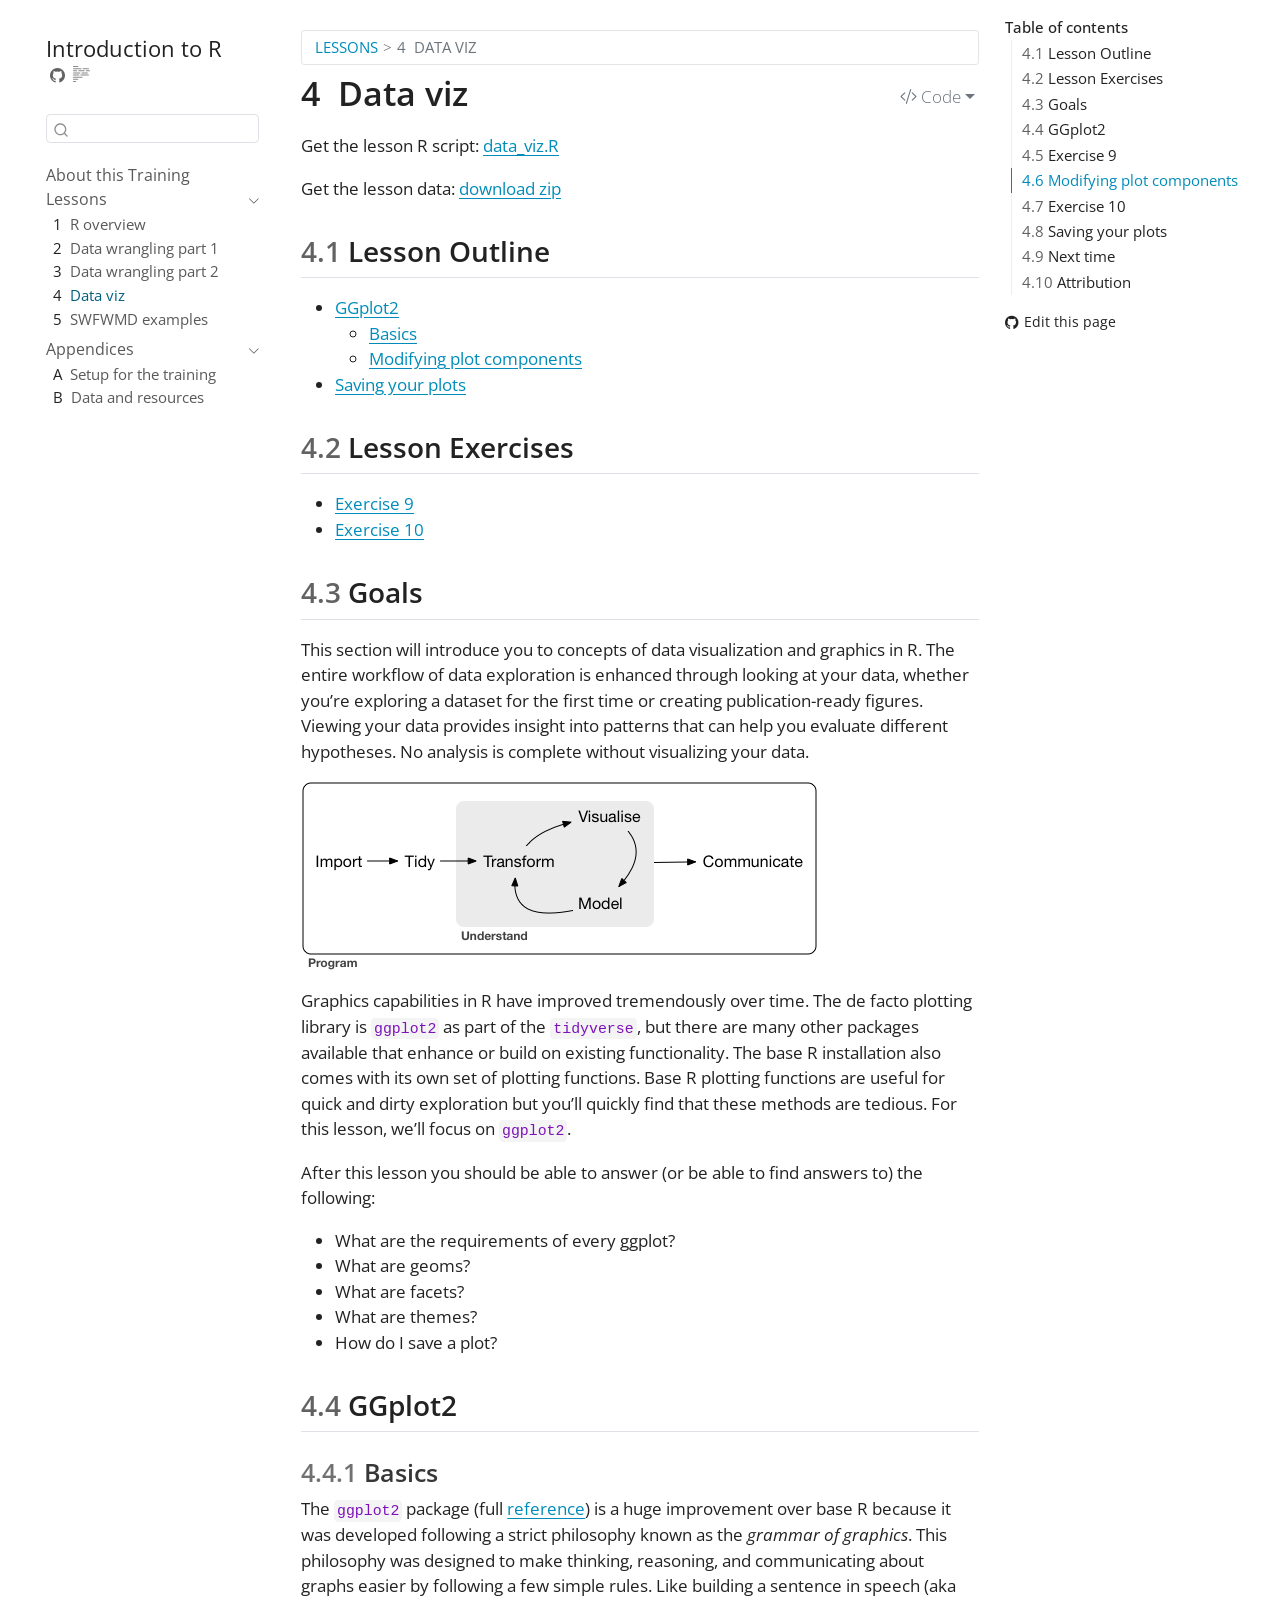
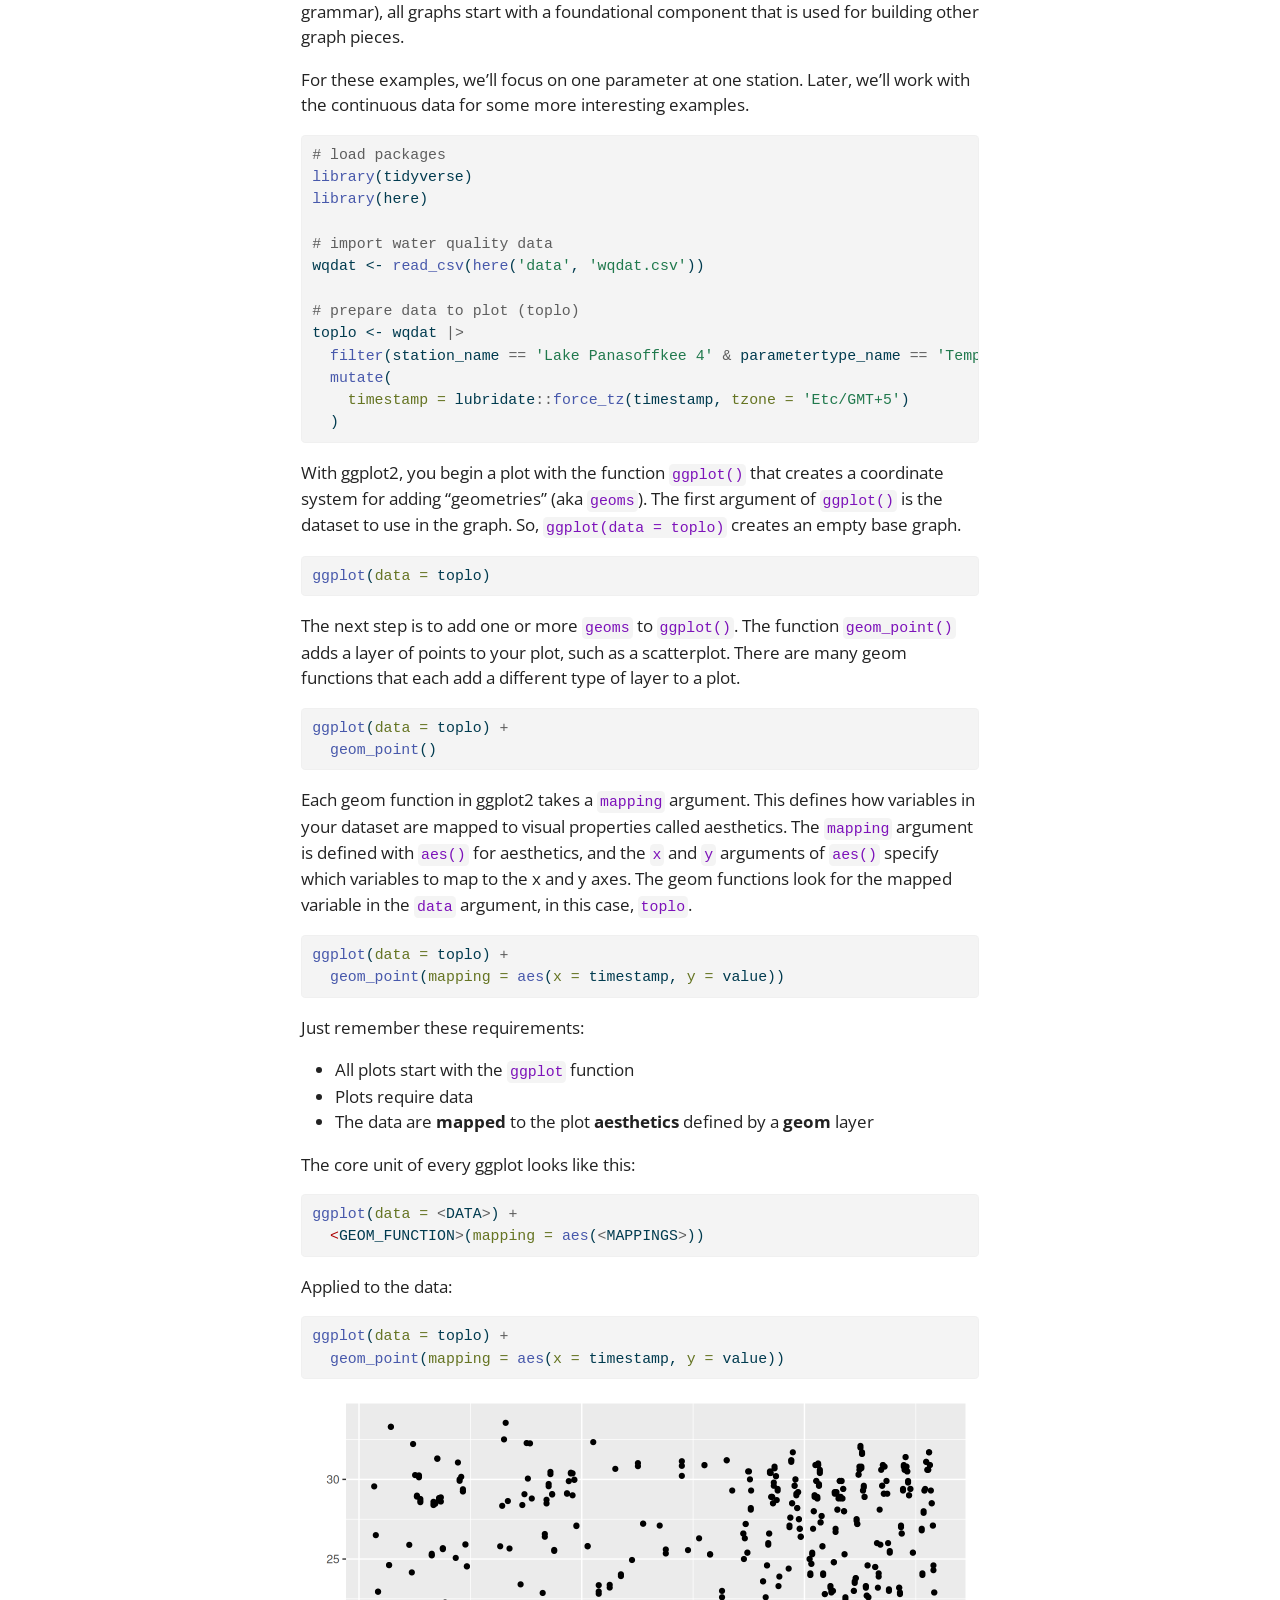
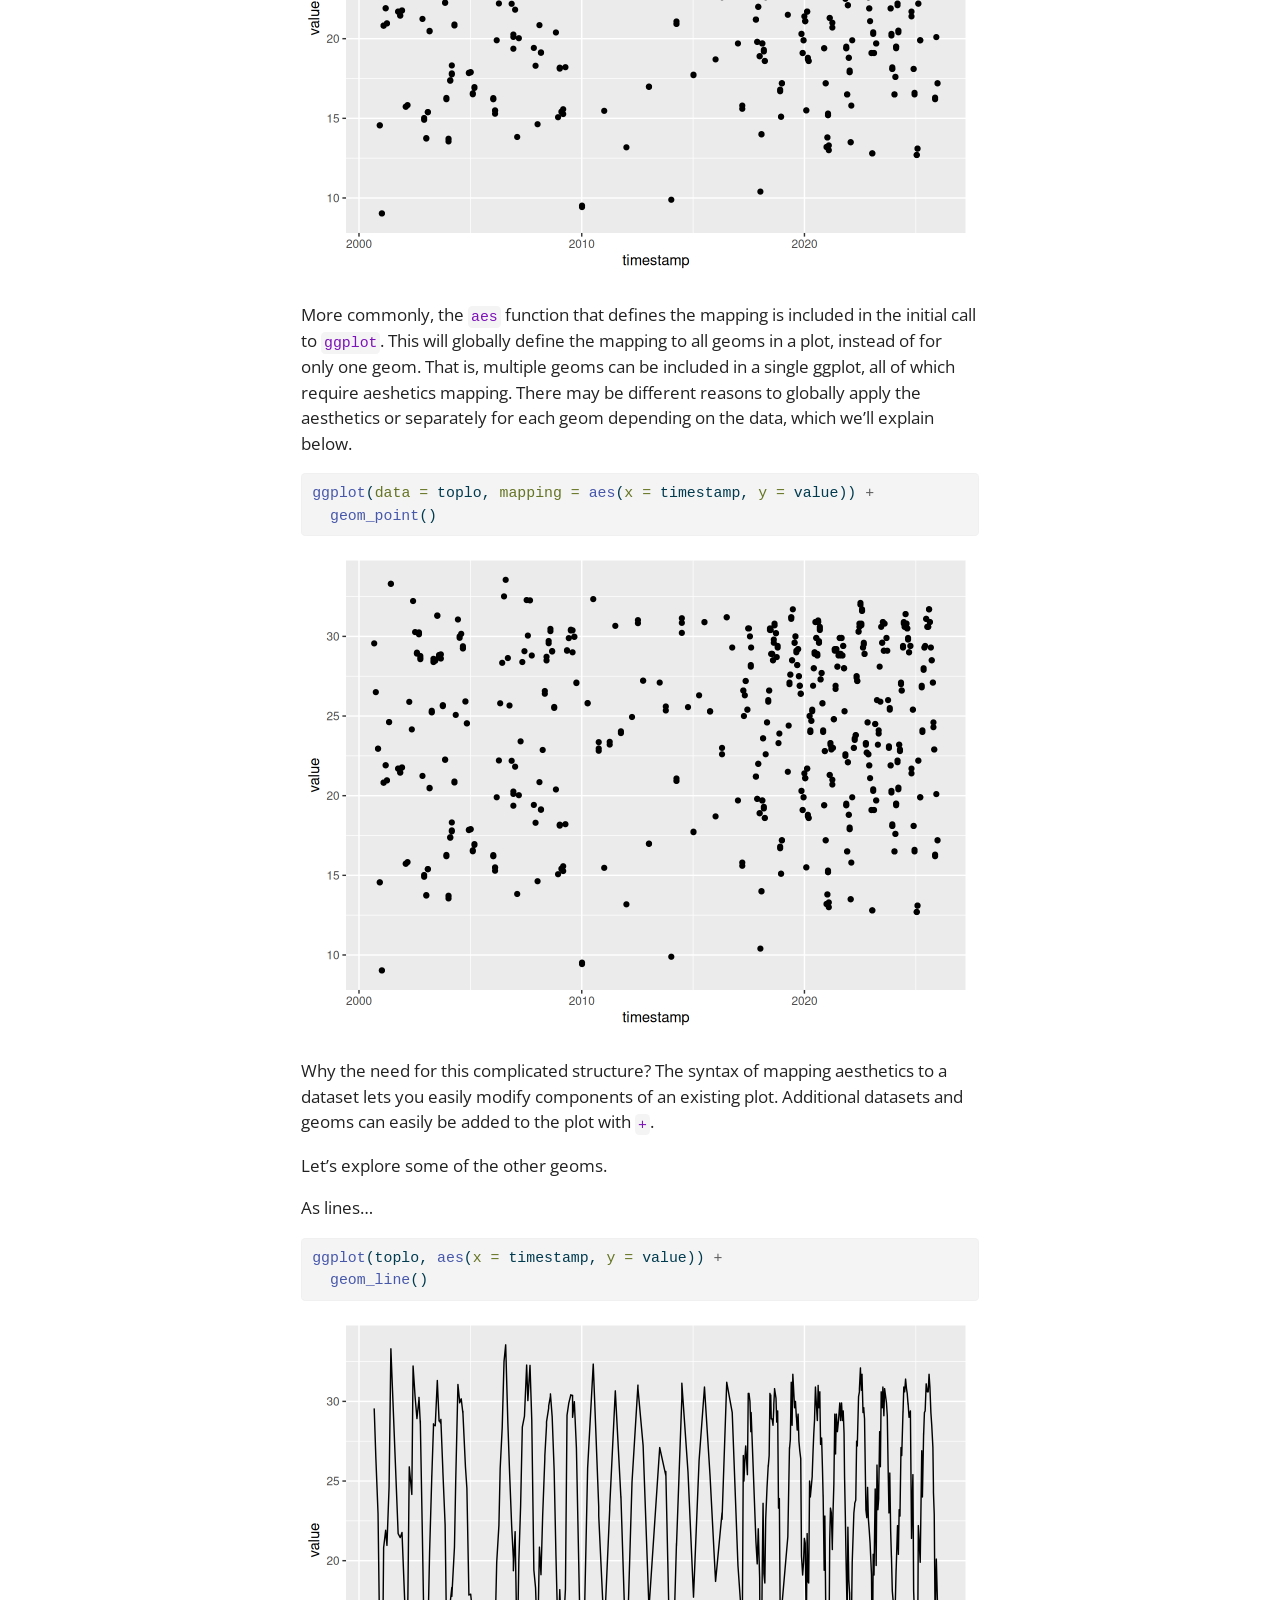
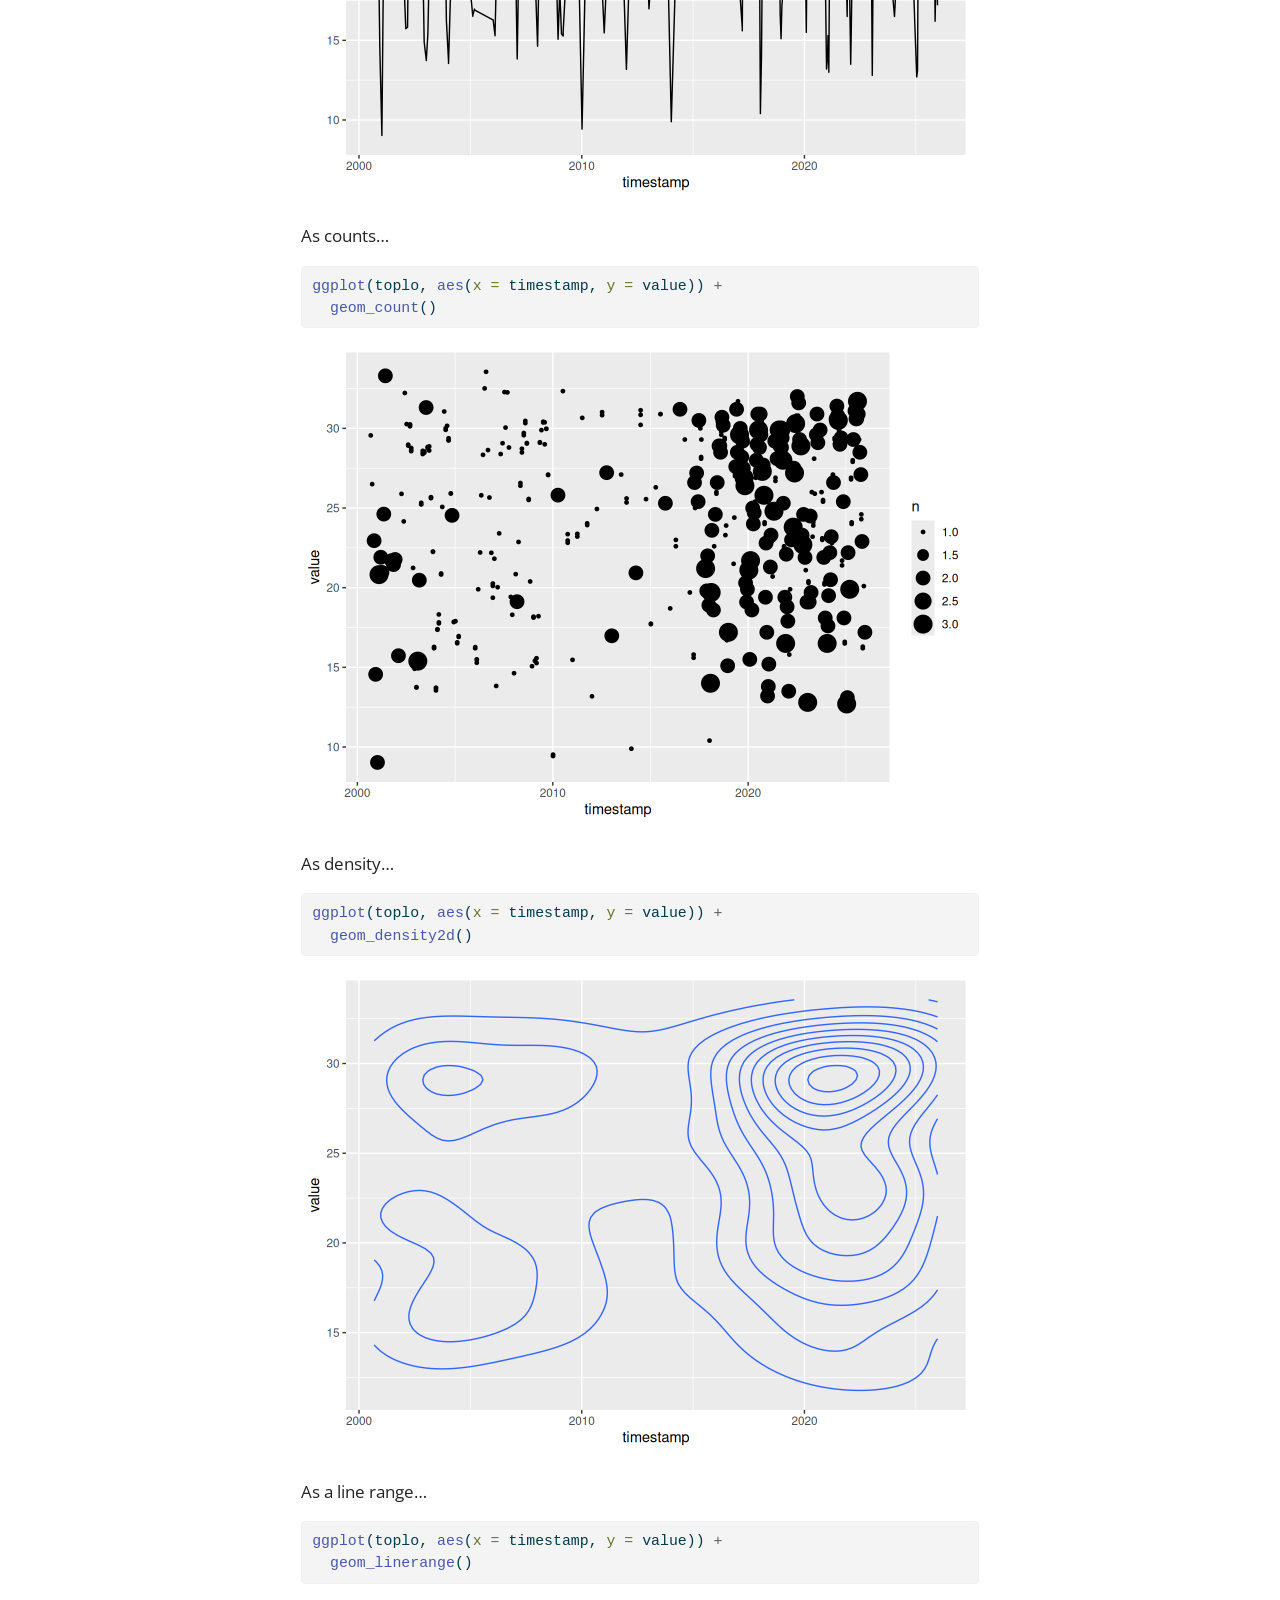
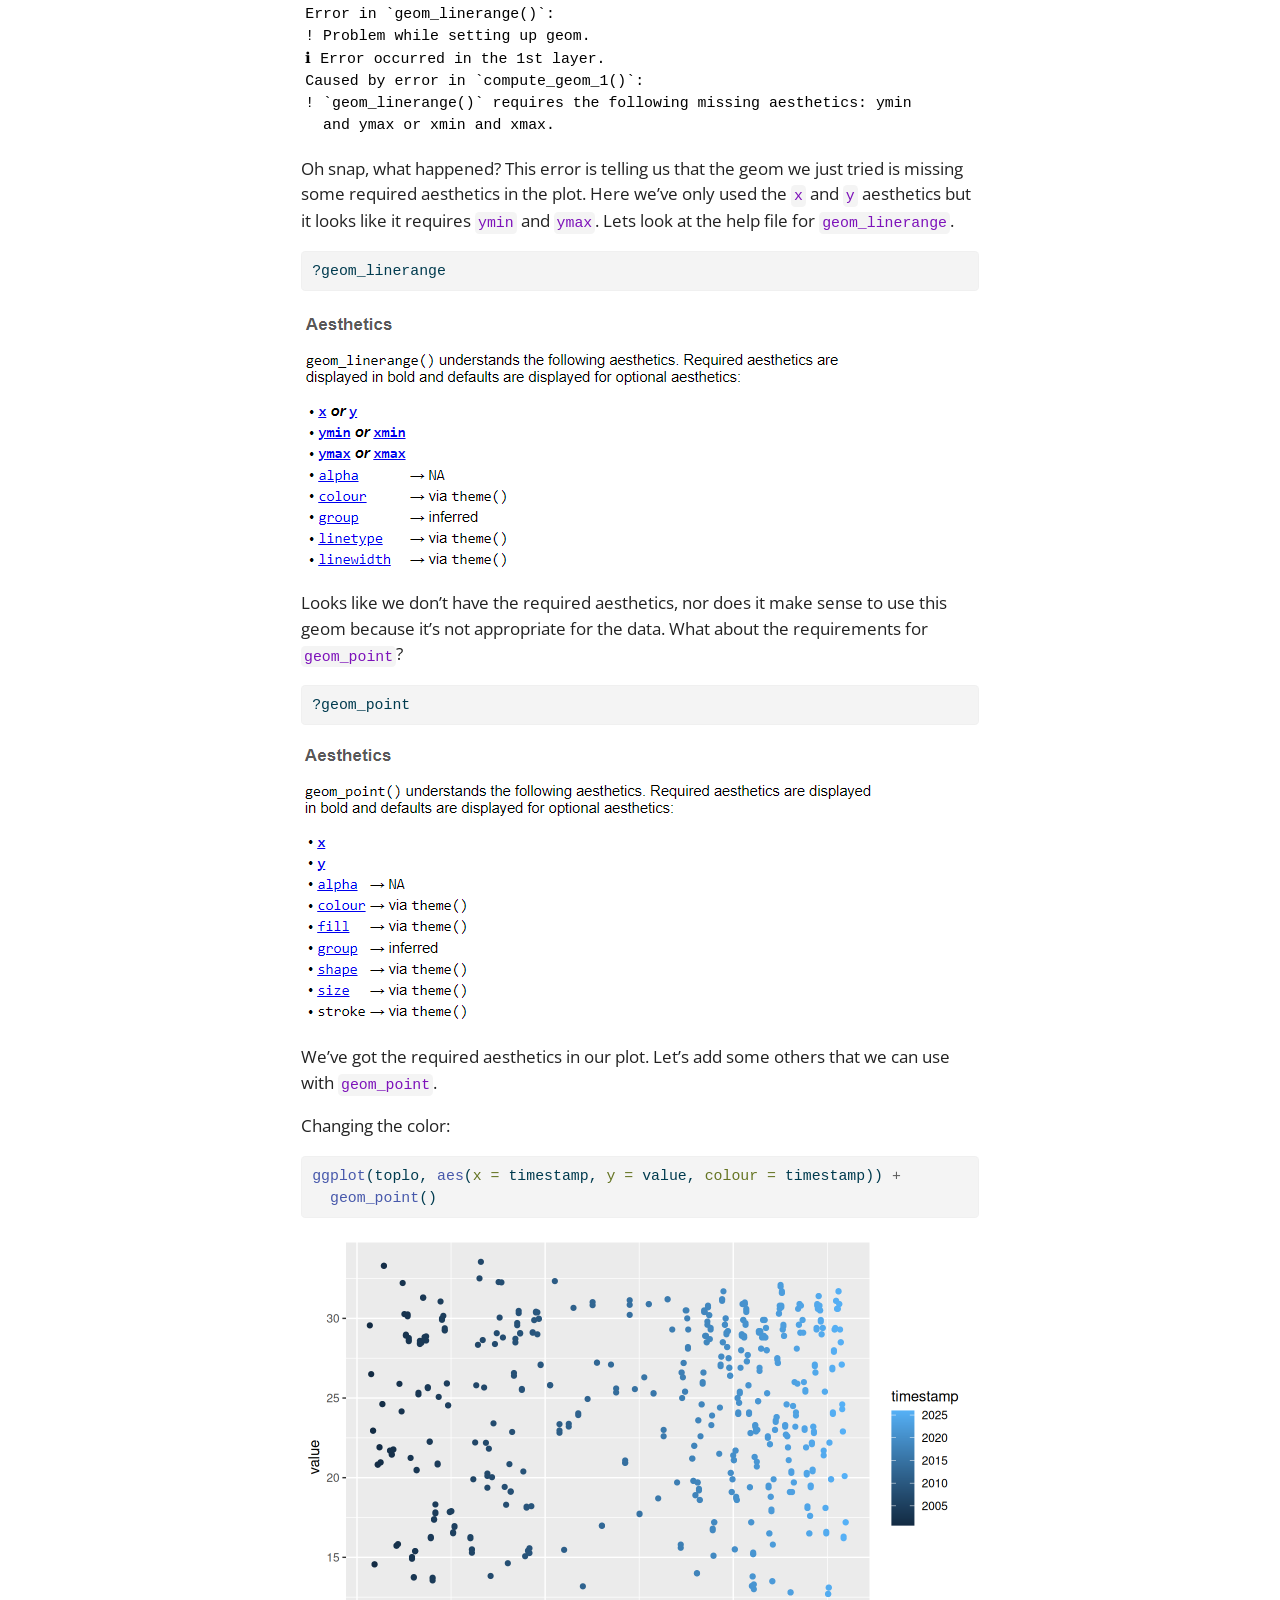
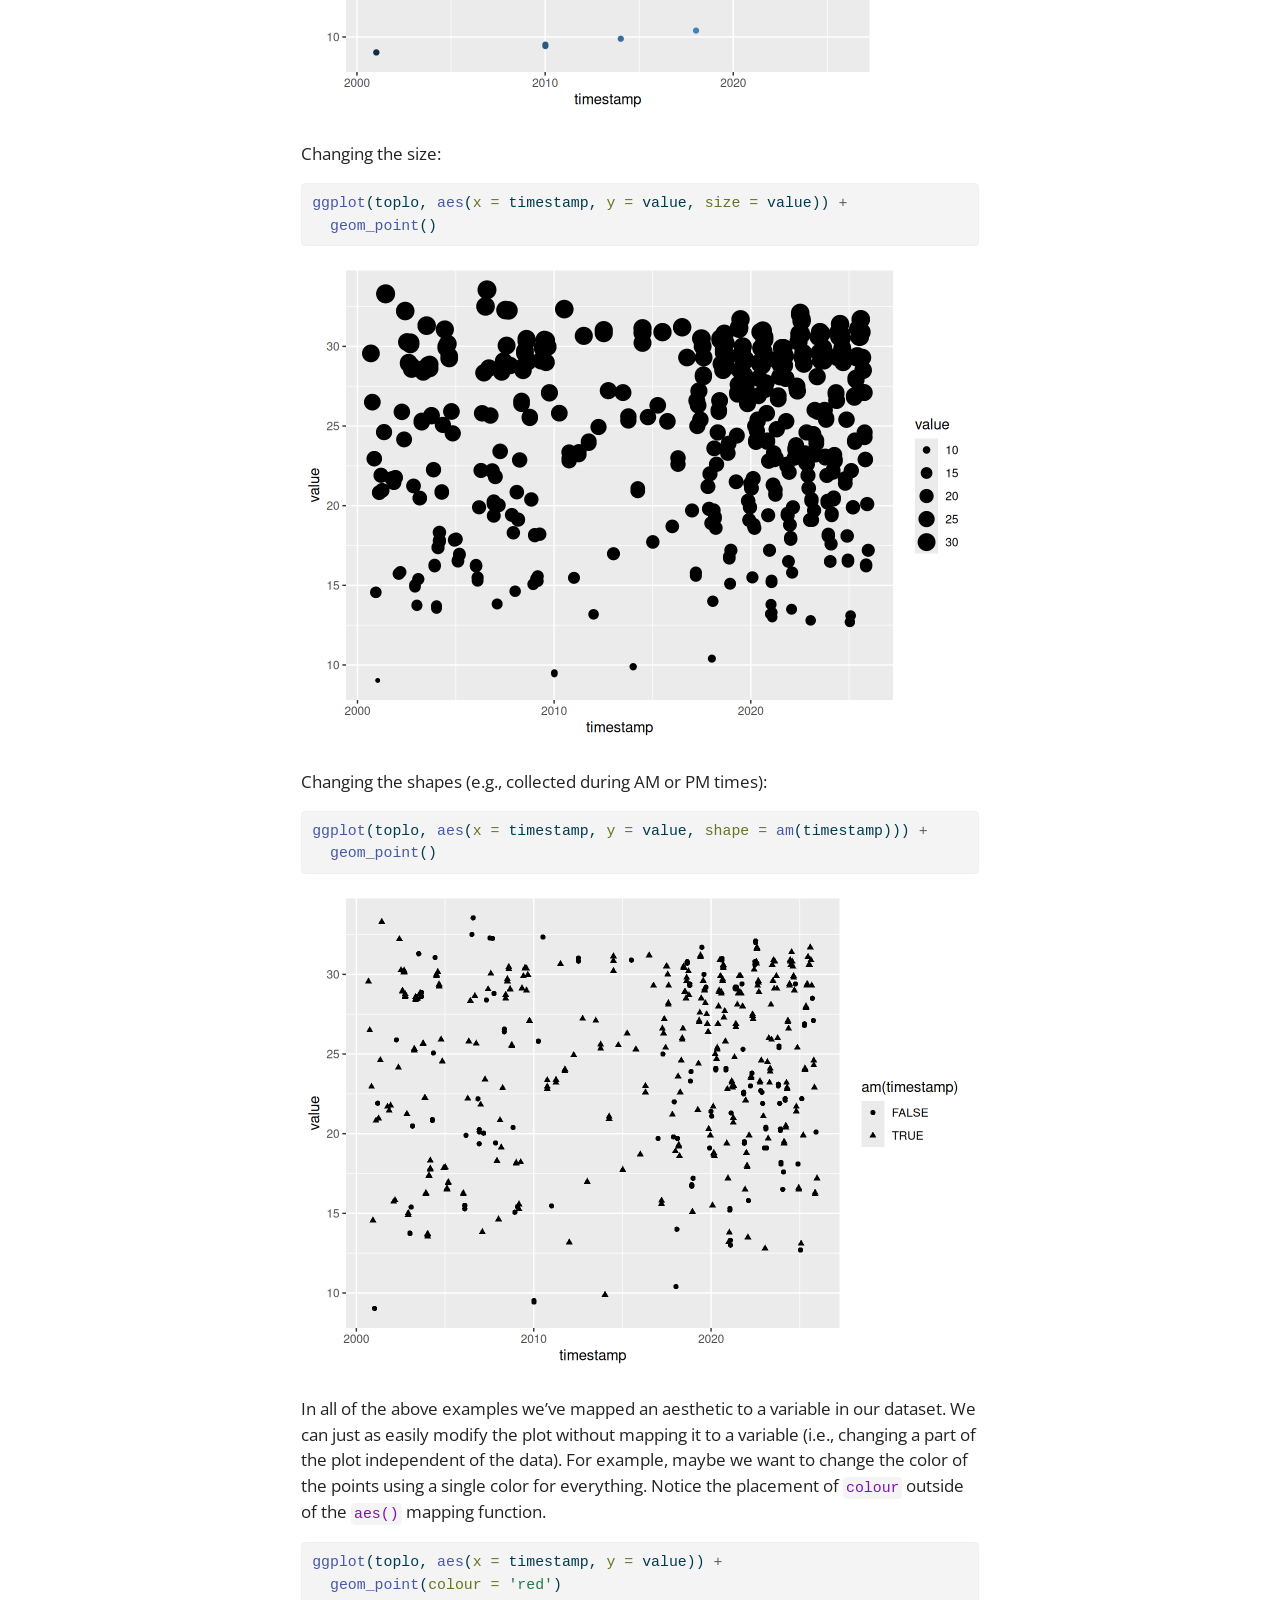
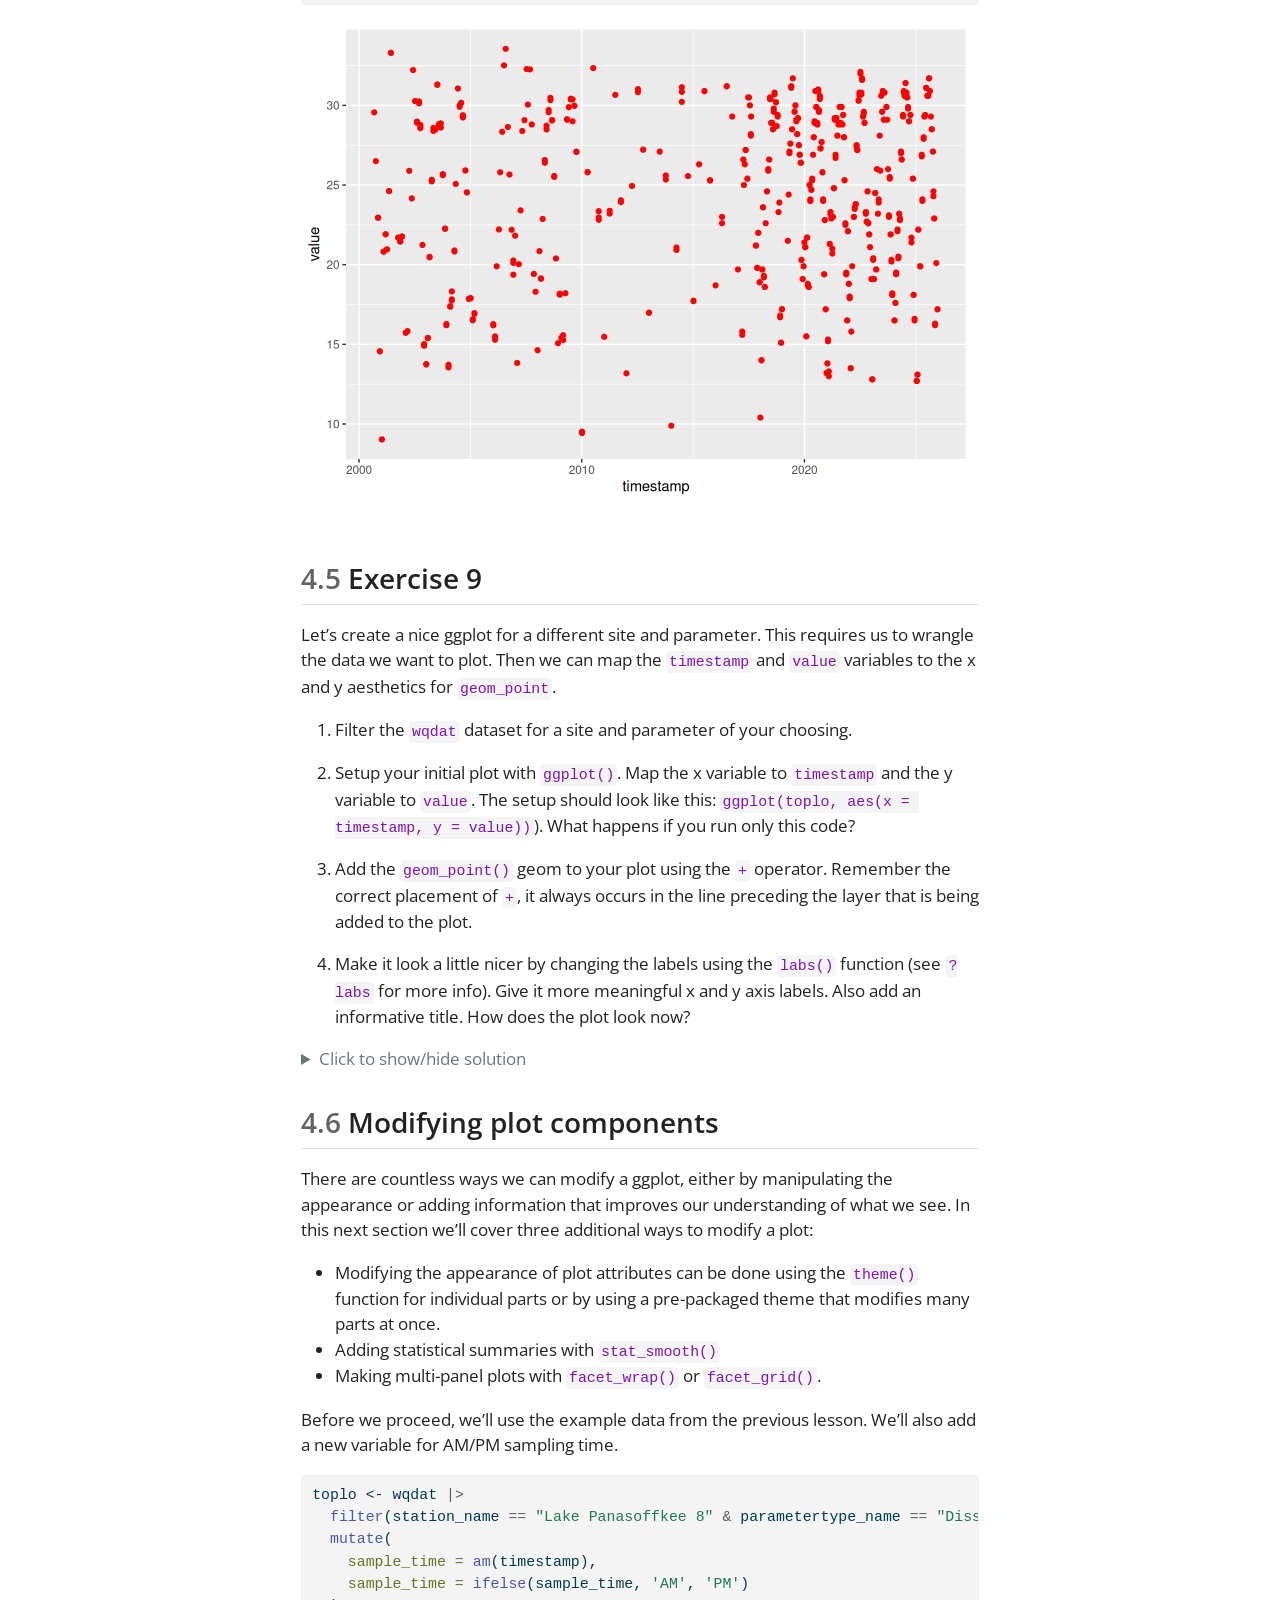
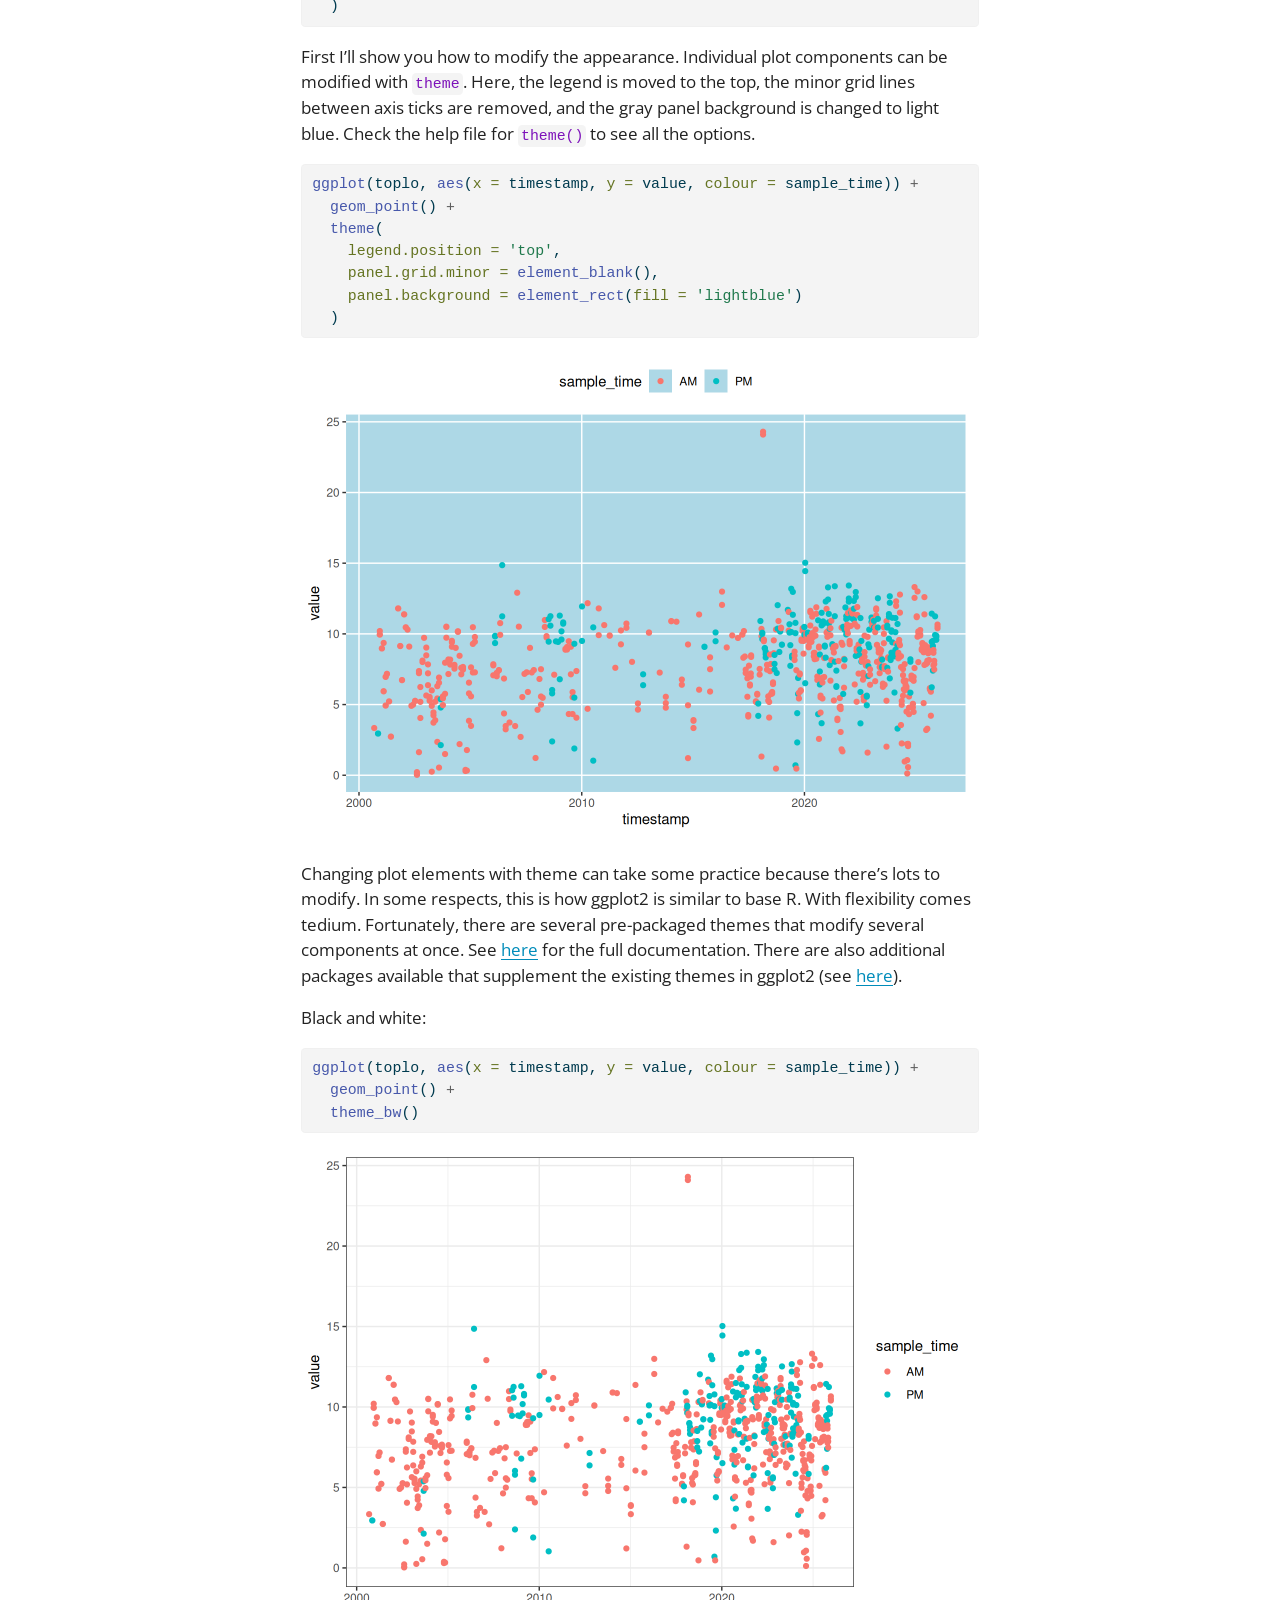
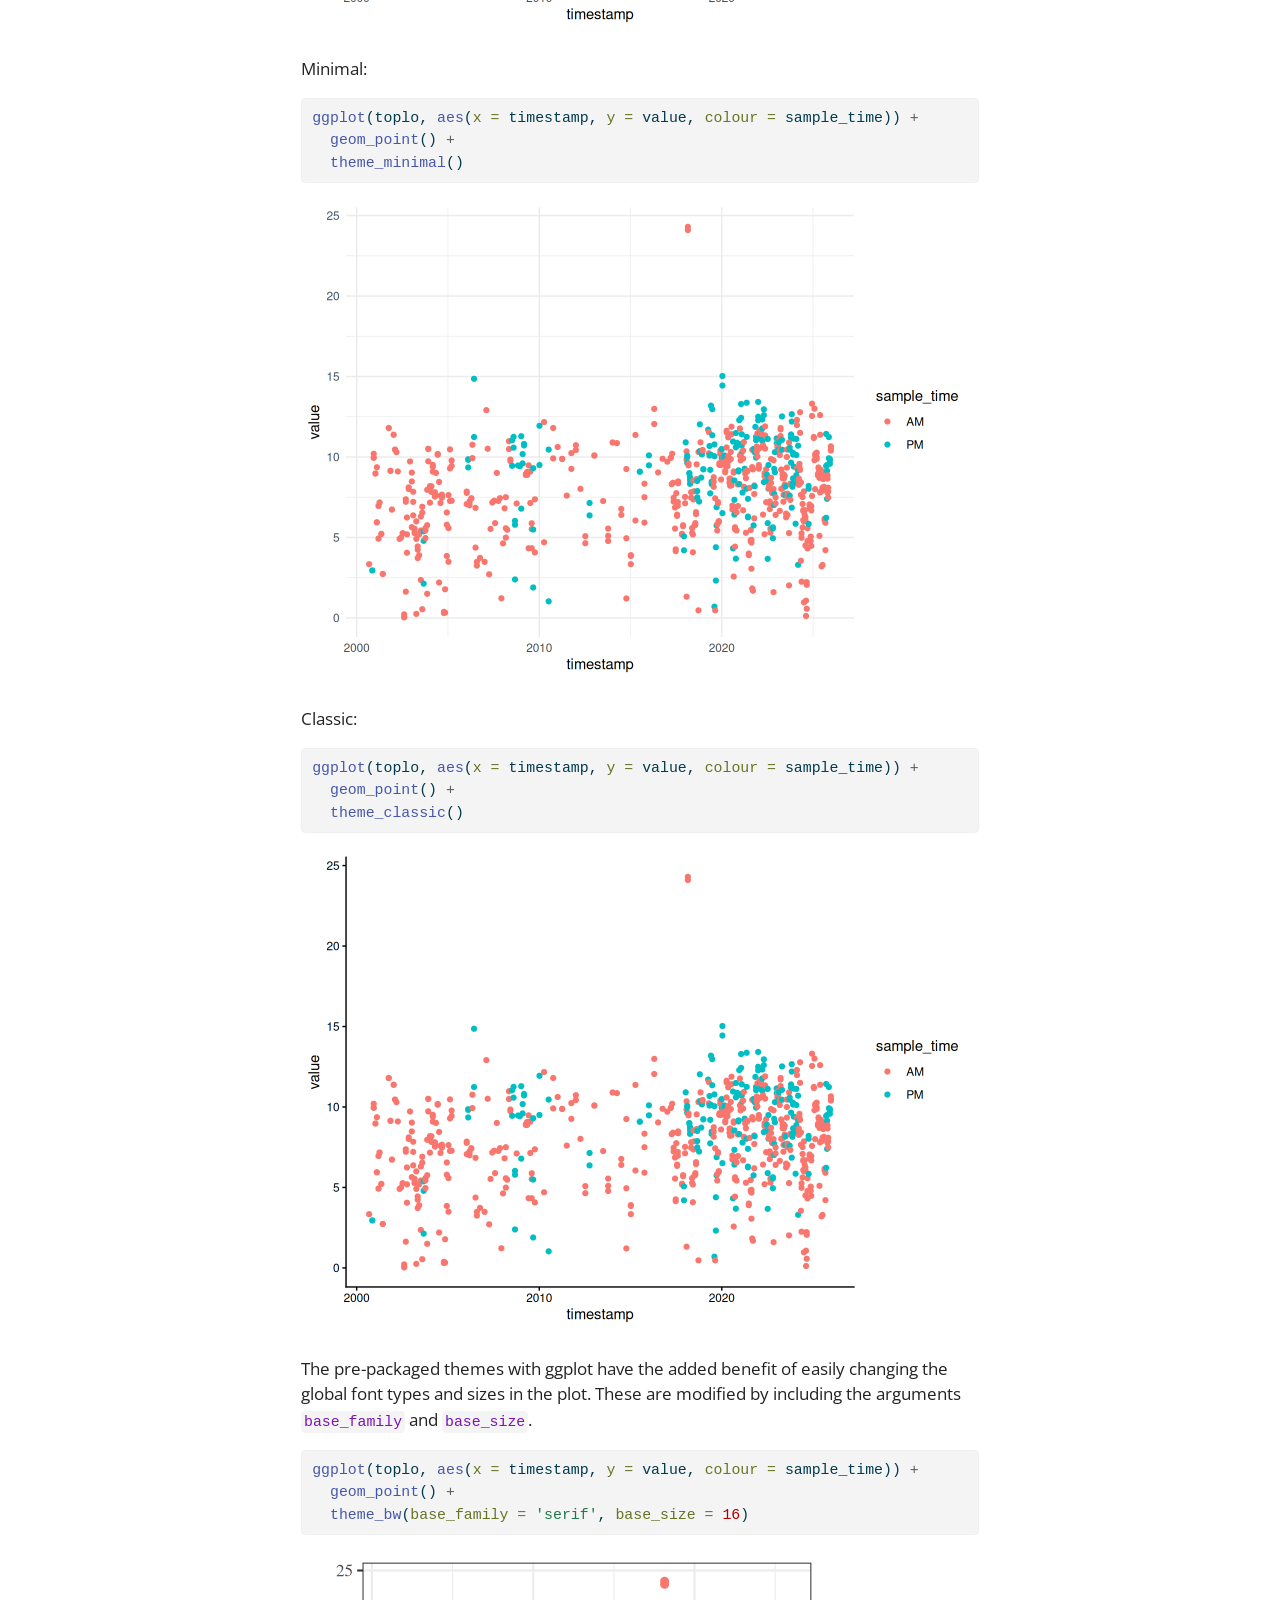
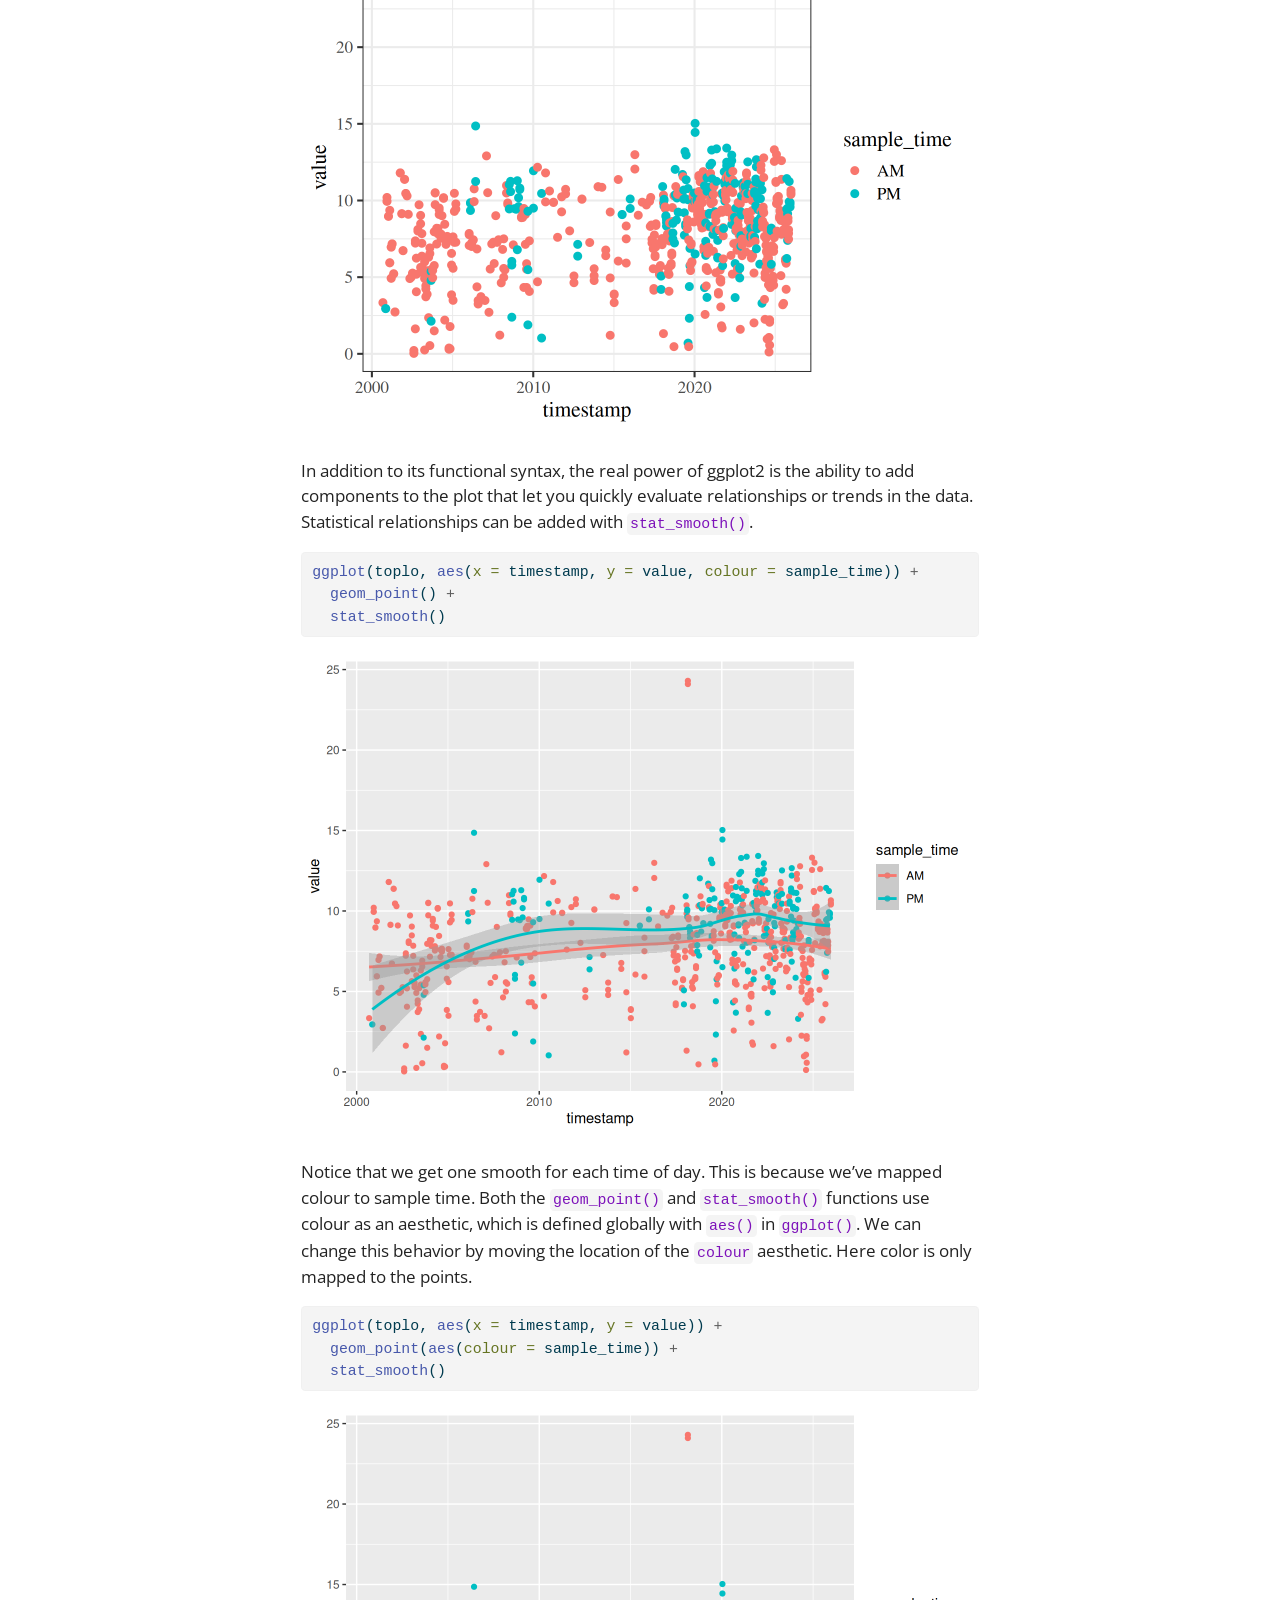
<file: data_viz.html>
<!DOCTYPE html>
<html xmlns="http://www.w3.org/1999/xhtml" lang="en" xml:lang="en"><head>

<meta charset="utf-8">
<meta name="generator" content="quarto-1.9.38">

<meta name="viewport" content="width=device-width, initial-scale=1.0, user-scalable=yes">


<title>4&nbsp; Data viz – Introduction to R</title>
<style>
/* Default styles provided by pandoc.
** See https://pandoc.org/MANUAL.html#variables-for-html for config info.
*/
code{white-space: pre-wrap;}
span.smallcaps{font-variant: small-caps;}
div.columns{display: flex; gap: min(4vw, 1.5em);}
div.column{flex: auto; overflow-x: auto;}
div.hanging-indent{margin-left: 1.5em; text-indent: -1.5em;}
ul.task-list{list-style: none;}
ul.task-list li input[type="checkbox"] {
  width: 0.8em;
  margin: 0 0.8em 0.2em -1em; /* quarto-specific, see https://github.com/quarto-dev/quarto-cli/issues/4556 */ 
  vertical-align: middle;
}
/* CSS for syntax highlighting */
html { -webkit-text-size-adjust: 100%; }
pre > code.sourceCode { white-space: pre; position: relative; }
pre > code.sourceCode > span { display: inline-block; line-height: 1.25; }
pre > code.sourceCode > span:empty { height: 1.2em; }
.sourceCode { overflow: visible; }
code.sourceCode > span { color: inherit; text-decoration: inherit; }
div.sourceCode { margin: 1em 0; }
pre.sourceCode { margin: 0; }
@media screen {
div.sourceCode { overflow: auto; }
}
@media print {
pre > code.sourceCode { white-space: pre-wrap; }
pre > code.sourceCode > span { text-indent: -5em; padding-left: 5em; }
}
pre.numberSource code
  { counter-reset: source-line 0; }
pre.numberSource code > span
  { position: relative; left: -4em; counter-increment: source-line; }
pre.numberSource code > span > a:first-child::before
  { content: counter(source-line);
    position: relative; left: -1em; text-align: right; vertical-align: baseline;
    border: none; display: inline-block;
    -webkit-touch-callout: none; -webkit-user-select: none;
    -khtml-user-select: none; -moz-user-select: none;
    -ms-user-select: none; user-select: none;
    padding: 0 4px; width: 4em;
  }
pre.numberSource { margin-left: 3em;  padding-left: 4px; }
div.sourceCode
  {   }
@media screen {
pre > code.sourceCode > span > a:first-child::before { text-decoration: underline; }
}
</style>


<script src="site_libs/quarto-nav/quarto-nav.js"></script>
<script src="site_libs/quarto-nav/headroom.min.js"></script>
<script src="site_libs/clipboard/clipboard.min.js"></script>
<script src="site_libs/quarto-search/autocomplete.umd.js"></script>
<script src="site_libs/quarto-search/fuse.min.js"></script>
<script src="site_libs/quarto-search/quarto-search.js"></script>
<meta name="quarto:offset" content="./">
<link href="./swfwmd_examples.html" rel="next">
<link href="./data_wrangling_2.html" rel="prev">
<script src="site_libs/quarto-html/quarto.js" type="module"></script>
<script src="site_libs/quarto-html/tabsets/tabsets.js" type="module"></script>
<script src="site_libs/quarto-html/popper.min.js"></script>
<script src="site_libs/quarto-html/tippy.umd.min.js"></script>
<script src="site_libs/quarto-html/anchor.min.js"></script>
<link href="site_libs/quarto-html/tippy.css" rel="stylesheet">
<link href="site_libs/quarto-html/quarto-syntax-highlighting-15634bcf2e68342d4ad2dfa704d543f6.css" rel="stylesheet" id="quarto-text-highlighting-styles">
<script src="site_libs/bootstrap/bootstrap.min.js"></script>
<link href="site_libs/bootstrap/bootstrap-icons.css" rel="stylesheet">
<link href="site_libs/bootstrap/bootstrap-e1dc7c06b84616ffc65b98f43969cebb.min.css" rel="stylesheet" append-hash="true" id="quarto-bootstrap" data-mode="light">
<script src="site_libs/quarto-contrib/glightbox/glightbox.min.js"></script>
<link href="site_libs/quarto-contrib/glightbox/glightbox.min.css" rel="stylesheet">
<link href="site_libs/quarto-contrib/glightbox/lightbox.css" rel="stylesheet">
<script id="quarto-search-options" type="application/json">{
  "location": "sidebar",
  "copy-button": false,
  "collapse-after": 3,
  "panel-placement": "start",
  "type": "textbox",
  "limit": 50,
  "keyboard-shortcut": [
    "f",
    "/",
    "s"
  ],
  "show-item-context": false,
  "language": {
    "search-no-results-text": "No results",
    "search-matching-documents-text": "matching documents",
    "search-copy-link-title": "Copy link to search",
    "search-hide-matches-text": "Hide additional matches",
    "search-more-match-text": "more match in this document",
    "search-more-matches-text": "more matches in this document",
    "search-clear-button-title": "Clear",
    "search-text-placeholder": "",
    "search-detached-cancel-button-title": "Cancel",
    "search-submit-button-title": "Submit",
    "search-label": "Search"
  }
}</script>


</head>

<body class="nav-sidebar floating quarto-light">

<div id="quarto-search-results"></div>
  <header id="quarto-header" class="headroom fixed-top">
  <nav class="quarto-secondary-nav">
    <div class="container-fluid d-flex">
      <button type="button" class="quarto-btn-toggle btn" data-bs-toggle="collapse" role="button" data-bs-target=".quarto-sidebar-collapse-item" aria-controls="quarto-sidebar" aria-expanded="false" aria-label="Toggle sidebar navigation" onclick="if (window.quartoToggleHeadroom) { window.quartoToggleHeadroom(); }">
        <i class="bi bi-layout-text-sidebar-reverse"></i>
      </button>
        <nav class="quarto-page-breadcrumbs" aria-label="breadcrumb"><ol class="breadcrumb"><li class="breadcrumb-item"><a href="./R_overview.html">Lessons</a></li><li class="breadcrumb-item"><a href="./data_viz.html"><span class="chapter-number">4</span>&nbsp; <span class="chapter-title">Data viz</span></a></li></ol></nav>
        <a class="flex-grow-1" role="navigation" data-bs-toggle="collapse" data-bs-target=".quarto-sidebar-collapse-item" aria-controls="quarto-sidebar" aria-expanded="false" aria-label="Toggle sidebar navigation" onclick="if (window.quartoToggleHeadroom) { window.quartoToggleHeadroom(); }">      
        </a>
      <button type="button" class="btn quarto-search-button" aria-label="Search" onclick="window.quartoOpenSearch();">
        <i class="bi bi-search"></i>
      </button>
    </div>
  </nav>
</header>
<!-- content -->
<div id="quarto-content" class="quarto-container page-columns page-rows-contents page-layout-article">
<!-- sidebar -->
  <nav id="quarto-sidebar" class="sidebar collapse collapse-horizontal quarto-sidebar-collapse-item sidebar-navigation floating overflow-auto">
    <div class="pt-lg-2 mt-2 text-left sidebar-header">
    <div class="sidebar-title mb-0 py-0">
      <a href="./">Introduction to R</a> 
        <div class="sidebar-tools-main">
    <a href="https://github.com/tbep-tech/swfwmd-r-training" title="Source Code" class="quarto-navigation-tool px-1" aria-label="Source Code"><i class="bi bi-github"></i></a>
  <a href="" class="quarto-reader-toggle quarto-navigation-tool px-1" onclick="window.quartoToggleReader(); return false;" title="Toggle reader mode">
  <div class="quarto-reader-toggle-btn">
  <i class="bi"></i>
  </div>
</a>
</div>
    </div>
      </div>
        <div class="mt-2 flex-shrink-0 align-items-center">
        <div class="sidebar-search">
        <div id="quarto-search" class="" title="Search"></div>
        </div>
        </div>
    <div class="sidebar-menu-container"> 
    <ul class="list-unstyled mt-1">
        <li class="sidebar-item">
  <div class="sidebar-item-container"> 
  <a href="./index.html" class="sidebar-item-text sidebar-link">
 <span class="menu-text">About this Training</span></a>
  </div>
</li>
        <li class="sidebar-item sidebar-item-section">
      <div class="sidebar-item-container"> 
            <a class="sidebar-item-text sidebar-link text-start" data-bs-toggle="collapse" data-bs-target="#quarto-sidebar-section-1" role="navigation" aria-expanded="true">
 <span class="menu-text">Lessons</span></a>
          <a class="sidebar-item-toggle text-start" data-bs-toggle="collapse" data-bs-target="#quarto-sidebar-section-1" role="navigation" aria-expanded="true" aria-label="Toggle section">
            <i class="bi bi-chevron-right ms-2"></i>
          </a> 
      </div>
      <ul id="quarto-sidebar-section-1" class="collapse list-unstyled sidebar-section depth1 show">  
          <li class="sidebar-item">
  <div class="sidebar-item-container"> 
  <a href="./R_overview.html" class="sidebar-item-text sidebar-link">
 <span class="menu-text"><span class="chapter-number">1</span>&nbsp; <span class="chapter-title">R overview</span></span></a>
  </div>
</li>
          <li class="sidebar-item">
  <div class="sidebar-item-container"> 
  <a href="./data_wrangling_1.html" class="sidebar-item-text sidebar-link">
 <span class="menu-text"><span class="chapter-number">2</span>&nbsp; <span class="chapter-title">Data wrangling part 1</span></span></a>
  </div>
</li>
          <li class="sidebar-item">
  <div class="sidebar-item-container"> 
  <a href="./data_wrangling_2.html" class="sidebar-item-text sidebar-link">
 <span class="menu-text"><span class="chapter-number">3</span>&nbsp; <span class="chapter-title">Data wrangling part 2</span></span></a>
  </div>
</li>
          <li class="sidebar-item">
  <div class="sidebar-item-container"> 
  <a href="./data_viz.html" class="sidebar-item-text sidebar-link active">
 <span class="menu-text"><span class="chapter-number">4</span>&nbsp; <span class="chapter-title">Data viz</span></span></a>
  </div>
</li>
          <li class="sidebar-item">
  <div class="sidebar-item-container"> 
  <a href="./swfwmd_examples.html" class="sidebar-item-text sidebar-link">
 <span class="menu-text"><span class="chapter-number">5</span>&nbsp; <span class="chapter-title">SWFWMD examples</span></span></a>
  </div>
</li>
      </ul>
  </li>
        <li class="sidebar-item sidebar-item-section">
      <div class="sidebar-item-container"> 
            <a class="sidebar-item-text sidebar-link text-start" data-bs-toggle="collapse" data-bs-target="#quarto-sidebar-section-2" role="navigation" aria-expanded="true">
 <span class="menu-text">Appendices</span></a>
          <a class="sidebar-item-toggle text-start" data-bs-toggle="collapse" data-bs-target="#quarto-sidebar-section-2" role="navigation" aria-expanded="true" aria-label="Toggle section">
            <i class="bi bi-chevron-right ms-2"></i>
          </a> 
      </div>
      <ul id="quarto-sidebar-section-2" class="collapse list-unstyled sidebar-section depth1 show">  
          <li class="sidebar-item">
  <div class="sidebar-item-container"> 
  <a href="./setup.html" class="sidebar-item-text sidebar-link">
 <span class="menu-text"><span class="chapter-number">A</span>&nbsp; <span class="chapter-title">Setup for the training</span></span></a>
  </div>
</li>
          <li class="sidebar-item">
  <div class="sidebar-item-container"> 
  <a href="./data_resources.html" class="sidebar-item-text sidebar-link">
 <span class="menu-text"><span class="chapter-number">B</span>&nbsp; <span class="chapter-title">Data and resources</span></span></a>
  </div>
</li>
      </ul>
  </li>
    </ul>
    </div>
</nav>
<div id="quarto-sidebar-glass" class="quarto-sidebar-collapse-item" data-bs-toggle="collapse" data-bs-target=".quarto-sidebar-collapse-item"></div>
<!-- margin-sidebar -->
    <div id="quarto-margin-sidebar" class="sidebar margin-sidebar">
        <nav id="TOC" role="doc-toc" class="toc-active">
    <h2 id="toc-title">Table of contents</h2>
   
  <ul>
  <li><a href="#lesson-outline" id="toc-lesson-outline" class="nav-link active" data-scroll-target="#lesson-outline"><span class="header-section-number">4.1</span> Lesson Outline</a></li>
  <li><a href="#lesson-exercises" id="toc-lesson-exercises" class="nav-link" data-scroll-target="#lesson-exercises"><span class="header-section-number">4.2</span> Lesson Exercises</a></li>
  <li><a href="#goals" id="toc-goals" class="nav-link" data-scroll-target="#goals"><span class="header-section-number">4.3</span> Goals</a></li>
  <li><a href="#ggplot2" id="toc-ggplot2" class="nav-link" data-scroll-target="#ggplot2"><span class="header-section-number">4.4</span> GGplot2</a>
  <ul>
  <li><a href="#basics" id="toc-basics" class="nav-link" data-scroll-target="#basics"><span class="header-section-number">4.4.1</span> Basics</a></li>
  </ul></li>
  <li><a href="#exercise-9" id="toc-exercise-9" class="nav-link" data-scroll-target="#exercise-9"><span class="header-section-number">4.5</span> Exercise 9</a></li>
  <li><a href="#modifying-plot-components" id="toc-modifying-plot-components" class="nav-link" data-scroll-target="#modifying-plot-components"><span class="header-section-number">4.6</span> Modifying plot components</a></li>
  <li><a href="#exercise-10" id="toc-exercise-10" class="nav-link" data-scroll-target="#exercise-10"><span class="header-section-number">4.7</span> Exercise 10</a></li>
  <li><a href="#saving-your-plots" id="toc-saving-your-plots" class="nav-link" data-scroll-target="#saving-your-plots"><span class="header-section-number">4.8</span> Saving your plots</a></li>
  <li><a href="#next-time" id="toc-next-time" class="nav-link" data-scroll-target="#next-time"><span class="header-section-number">4.9</span> Next time</a></li>
  <li><a href="#attribution" id="toc-attribution" class="nav-link" data-scroll-target="#attribution"><span class="header-section-number">4.10</span> Attribution</a></li>
  </ul>
<div class="toc-actions"><ul><li><a href="https://github.com/tbep-tech/swfwmd-r-training/edit/main/data_viz.qmd" class="toc-action"><i class="bi bi-github"></i>Edit this page</a></li></ul></div></nav>
    </div>
<!-- main -->
<main class="content" id="quarto-document-content">

<header id="title-block-header" class="quarto-title-block default"><nav class="quarto-page-breadcrumbs quarto-title-breadcrumbs d-none d-lg-block" aria-label="breadcrumb"><ol class="breadcrumb"><li class="breadcrumb-item"><a href="./R_overview.html">Lessons</a></li><li class="breadcrumb-item"><a href="./data_viz.html"><span class="chapter-number">4</span>&nbsp; <span class="chapter-title">Data viz</span></a></li></ol></nav>
<div class="quarto-title">
<div class="quarto-title-block"><div><h1 class="title"><span id="sec-data_viz" class="quarto-section-identifier"><span class="chapter-number">4</span>&nbsp; <span class="chapter-title">Data viz</span></span></h1><button type="button" class="btn code-tools-button dropdown-toggle" id="quarto-code-tools-menu" data-bs-toggle="dropdown" aria-expanded="false"><i class="bi"></i> Code</button><ul class="dropdown-menu dropdown-menu-end" aria-labelelledby="quarto-code-tools-menu"><li><a id="quarto-show-all-code" class="dropdown-item" href="javascript:void(0)" role="button">Show All Code</a></li><li><a id="quarto-hide-all-code" class="dropdown-item" href="javascript:void(0)" role="button">Hide All Code</a></li><li><hr class="dropdown-divider"></li><li><a id="quarto-view-source" class="dropdown-item" href="javascript:void(0)" role="button" data-quarto-source-url="https://github.com/tbep-tech/swfwmd-r-training/blob/main/data_viz.qmd">View Source</a></li></ul></div></div>
</div>



<div class="quarto-title-meta">

    
  
    
  </div>
  


</header>


<p>Get the lesson R script: <a href="data_viz.R">data_viz.R</a></p>
<p>Get the lesson data: <a href="data/data.zip">download zip</a></p>
<section id="lesson-outline" class="level2" data-number="4.1">
<h2 data-number="4.1" class="anchored" data-anchor-id="lesson-outline"><span class="header-section-number">4.1</span> Lesson Outline</h2>
<ul>
<li><a href="#ggplot2">GGplot2</a>
<ul>
<li><a href="#basics">Basics</a></li>
<li><a href="#modifying-plot-components">Modifying plot components</a></li>
</ul></li>
<li><a href="#saving-your-plots">Saving your plots</a></li>
</ul>
</section>
<section id="lesson-exercises" class="level2" data-number="4.2">
<h2 data-number="4.2" class="anchored" data-anchor-id="lesson-exercises"><span class="header-section-number">4.2</span> Lesson Exercises</h2>
<ul>
<li><a href="#exercise-9">Exercise 9</a></li>
<li><a href="#exercise-10">Exercise 10</a></li>
</ul>
</section>
<section id="goals" class="level2" data-number="4.3">
<h2 data-number="4.3" class="anchored" data-anchor-id="goals"><span class="header-section-number">4.3</span> Goals</h2>
<p>This section will introduce you to concepts of data visualization and graphics in R. The entire workflow of data exploration is enhanced through looking at your data, whether you’re exploring a dataset for the first time or creating publication-ready figures. Viewing your data provides insight into patterns that can help you evaluate different hypotheses. No analysis is complete without visualizing your data.</p>
<p><a href="figs/data_viz/data-science.png" class="lightbox" data-gallery="quarto-lightbox-gallery-1"><img src="figs/data_viz/data-science.png" class="img-fluid"></a></p>
<p>Graphics capabilities in R have improved tremendously over time. The de facto plotting library is <code>ggplot2</code> as part of the <code>tidyverse</code>, but there are many other packages available that enhance or build on existing functionality. The base R installation also comes with its own set of plotting functions. Base R plotting functions are useful for quick and dirty exploration but you’ll quickly find that these methods are tedious. For this lesson, we’ll focus on <code>ggplot2</code>.</p>
<p>After this lesson you should be able to answer (or be able to find answers to) the following:</p>
<ul>
<li>What are the requirements of every ggplot?</li>
<li>What are geoms?</li>
<li>What are facets?</li>
<li>What are themes?</li>
<li>How do I save a plot?</li>
</ul>
</section>
<section id="ggplot2" class="level2" data-number="4.4">
<h2 data-number="4.4" class="anchored" data-anchor-id="ggplot2"><span class="header-section-number">4.4</span> GGplot2</h2>
<section id="basics" class="level3" data-number="4.4.1">
<h3 data-number="4.4.1" class="anchored" data-anchor-id="basics"><span class="header-section-number">4.4.1</span> Basics</h3>
<p>The <code>ggplot2</code> package (full <a href="http://ggplot2.tidyverse.org/index.html" target="_blank">reference</a>) is a huge improvement over base R because it was developed following a strict philosophy known as the <em>grammar of graphics</em>. This philosophy was designed to make thinking, reasoning, and communicating about graphs easier by following a few simple rules. Like building a sentence in speech (aka grammar), all graphs start with a foundational component that is used for building other graph pieces.</p>
<p>For these examples, we’ll focus on one parameter at one station. Later, we’ll work with the continuous data for some more interesting examples.</p>
<div class="cell">
<div class="code-copy-outer-scaffold"><div class="sourceCode cell-code" id="cb1"><pre class="sourceCode r code-with-copy"><code class="sourceCode r"><span id="cb1-1"><a href="#cb1-1" aria-hidden="true" tabindex="-1"></a><span class="co"># load packages</span></span>
<span id="cb1-2"><a href="#cb1-2" aria-hidden="true" tabindex="-1"></a><span class="fu">library</span>(tidyverse)</span>
<span id="cb1-3"><a href="#cb1-3" aria-hidden="true" tabindex="-1"></a><span class="fu">library</span>(here)</span>
<span id="cb1-4"><a href="#cb1-4" aria-hidden="true" tabindex="-1"></a></span>
<span id="cb1-5"><a href="#cb1-5" aria-hidden="true" tabindex="-1"></a><span class="co"># import water quality data</span></span>
<span id="cb1-6"><a href="#cb1-6" aria-hidden="true" tabindex="-1"></a>wqdat <span class="ot">&lt;-</span> <span class="fu">read_csv</span>(<span class="fu">here</span>(<span class="st">'data'</span>, <span class="st">'wqdat.csv'</span>))</span>
<span id="cb1-7"><a href="#cb1-7" aria-hidden="true" tabindex="-1"></a></span>
<span id="cb1-8"><a href="#cb1-8" aria-hidden="true" tabindex="-1"></a><span class="co"># prepare data to plot (toplo)</span></span>
<span id="cb1-9"><a href="#cb1-9" aria-hidden="true" tabindex="-1"></a>toplo <span class="ot">&lt;-</span> wqdat <span class="sc">|&gt;</span> </span>
<span id="cb1-10"><a href="#cb1-10" aria-hidden="true" tabindex="-1"></a>  <span class="fu">filter</span>(station_name <span class="sc">==</span> <span class="st">'Lake Panasoffkee 4'</span> <span class="sc">&amp;</span> parametertype_name <span class="sc">==</span> <span class="st">'Temperature, Water'</span>) <span class="sc">|&gt;</span> </span>
<span id="cb1-11"><a href="#cb1-11" aria-hidden="true" tabindex="-1"></a>  <span class="fu">mutate</span>(</span>
<span id="cb1-12"><a href="#cb1-12" aria-hidden="true" tabindex="-1"></a>    <span class="at">timestamp =</span> lubridate<span class="sc">::</span><span class="fu">force_tz</span>(timestamp, <span class="at">tzone =</span> <span class="st">'Etc/GMT+5'</span>)</span>
<span id="cb1-13"><a href="#cb1-13" aria-hidden="true" tabindex="-1"></a>  )</span></code></pre></div><button title="Copy to Clipboard" class="code-copy-button"><i class="bi"></i></button></div>
</div>
<p>With ggplot2, you begin a plot with the function <code>ggplot()</code> that creates a coordinate system for adding “geometries” (aka <code>geoms</code>). The first argument of <code>ggplot()</code> is the dataset to use in the graph. So, <code>ggplot(data = toplo)</code> creates an empty base graph.</p>
<div class="cell">
<div class="code-copy-outer-scaffold"><div class="sourceCode cell-code" id="cb2"><pre class="sourceCode r code-with-copy"><code class="sourceCode r"><span id="cb2-1"><a href="#cb2-1" aria-hidden="true" tabindex="-1"></a><span class="fu">ggplot</span>(<span class="at">data =</span> toplo)</span></code></pre></div><button title="Copy to Clipboard" class="code-copy-button"><i class="bi"></i></button></div>
</div>
<p>The next step is to add one or more <code>geoms</code> to <code>ggplot()</code>. The function <code>geom_point()</code> adds a layer of points to your plot, such as a scatterplot. There are many geom functions that each add a different type of layer to a plot.</p>
<div class="cell">
<div class="code-copy-outer-scaffold"><div class="sourceCode cell-code" id="cb3"><pre class="sourceCode r code-with-copy"><code class="sourceCode r"><span id="cb3-1"><a href="#cb3-1" aria-hidden="true" tabindex="-1"></a><span class="fu">ggplot</span>(<span class="at">data =</span> toplo) <span class="sc">+</span></span>
<span id="cb3-2"><a href="#cb3-2" aria-hidden="true" tabindex="-1"></a>  <span class="fu">geom_point</span>()</span></code></pre></div><button title="Copy to Clipboard" class="code-copy-button"><i class="bi"></i></button></div>
</div>
<p>Each geom function in ggplot2 takes a <code>mapping</code> argument. This defines how variables in your dataset are mapped to visual properties called aesthetics. The <code>mapping</code> argument is defined with <code>aes()</code> for aesthetics, and the <code>x</code> and <code>y</code> arguments of <code>aes()</code> specify which variables to map to the x and y axes. The geom functions look for the mapped variable in the <code>data</code> argument, in this case, <code>toplo</code>.</p>
<div class="cell">
<div class="code-copy-outer-scaffold"><div class="sourceCode cell-code" id="cb4"><pre class="sourceCode r code-with-copy"><code class="sourceCode r"><span id="cb4-1"><a href="#cb4-1" aria-hidden="true" tabindex="-1"></a><span class="fu">ggplot</span>(<span class="at">data =</span> toplo) <span class="sc">+</span></span>
<span id="cb4-2"><a href="#cb4-2" aria-hidden="true" tabindex="-1"></a>  <span class="fu">geom_point</span>(<span class="at">mapping =</span> <span class="fu">aes</span>(<span class="at">x =</span> timestamp, <span class="at">y =</span> value))</span></code></pre></div><button title="Copy to Clipboard" class="code-copy-button"><i class="bi"></i></button></div>
</div>
<p>Just remember these requirements:</p>
<ul>
<li>All plots start with the <code>ggplot</code> function</li>
<li>Plots require data</li>
<li>The data are <strong>mapped</strong> to the plot <strong>aesthetics</strong> defined by a <strong>geom</strong> layer</li>
</ul>
<p>The core unit of every ggplot looks like this:</p>
<div class="cell">
<div class="code-copy-outer-scaffold"><div class="sourceCode cell-code" id="cb5"><pre class="sourceCode r code-with-copy"><code class="sourceCode r"><span id="cb5-1"><a href="#cb5-1" aria-hidden="true" tabindex="-1"></a><span class="fu">ggplot</span>(<span class="at">data =</span> <span class="sc">&lt;</span>DATA<span class="sc">&gt;</span>) <span class="sc">+</span> </span>
<span id="cb5-2"><a href="#cb5-2" aria-hidden="true" tabindex="-1"></a>  <span class="er">&lt;</span>GEOM_FUNCTION<span class="sc">&gt;</span>(<span class="at">mapping =</span> <span class="fu">aes</span>(<span class="sc">&lt;</span>MAPPINGS<span class="sc">&gt;</span>))</span></code></pre></div><button title="Copy to Clipboard" class="code-copy-button"><i class="bi"></i></button></div>
</div>
<p>Applied to the data:</p>
<div class="cell">
<div class="code-copy-outer-scaffold"><div class="sourceCode cell-code" id="cb6"><pre class="sourceCode r code-with-copy"><code class="sourceCode r"><span id="cb6-1"><a href="#cb6-1" aria-hidden="true" tabindex="-1"></a><span class="fu">ggplot</span>(<span class="at">data =</span> toplo) <span class="sc">+</span> </span>
<span id="cb6-2"><a href="#cb6-2" aria-hidden="true" tabindex="-1"></a>  <span class="fu">geom_point</span>(<span class="at">mapping =</span> <span class="fu">aes</span>(<span class="at">x =</span> timestamp, <span class="at">y =</span> value))</span></code></pre></div><button title="Copy to Clipboard" class="code-copy-button"><i class="bi"></i></button></div>
<div class="cell-output-display">
<div>
<figure class="figure">
<p><a href="data_viz_files/figure-html/unnamed-chunk-6-1.png" class="lightbox" data-gallery="quarto-lightbox-gallery-2"><img src="data_viz_files/figure-html/unnamed-chunk-6-1.png" class="img-fluid figure-img" width="672"></a></p>
</figure>
</div>
</div>
</div>
<p>More commonly, the <code>aes</code> function that defines the mapping is included in the initial call to <code>ggplot</code>. This will globally define the mapping to all geoms in a plot, instead of for only one geom. That is, multiple geoms can be included in a single ggplot, all of which require aeshetics mapping. There may be different reasons to globally apply the aesthetics or separately for each geom depending on the data, which we’ll explain below.</p>
<div class="cell">
<div class="code-copy-outer-scaffold"><div class="sourceCode cell-code" id="cb7"><pre class="sourceCode r code-with-copy"><code class="sourceCode r"><span id="cb7-1"><a href="#cb7-1" aria-hidden="true" tabindex="-1"></a><span class="fu">ggplot</span>(<span class="at">data =</span> toplo, <span class="at">mapping =</span> <span class="fu">aes</span>(<span class="at">x =</span> timestamp, <span class="at">y =</span> value)) <span class="sc">+</span> </span>
<span id="cb7-2"><a href="#cb7-2" aria-hidden="true" tabindex="-1"></a>  <span class="fu">geom_point</span>()</span></code></pre></div><button title="Copy to Clipboard" class="code-copy-button"><i class="bi"></i></button></div>
<div class="cell-output-display">
<div>
<figure class="figure">
<p><a href="data_viz_files/figure-html/unnamed-chunk-7-1.png" class="lightbox" data-gallery="quarto-lightbox-gallery-3"><img src="data_viz_files/figure-html/unnamed-chunk-7-1.png" class="img-fluid figure-img" width="672"></a></p>
</figure>
</div>
</div>
</div>
<p>Why the need for this complicated structure? The syntax of mapping aesthetics to a dataset lets you easily modify components of an existing plot. Additional datasets and geoms can easily be added to the plot with <code>+</code>.</p>
<p>Let’s explore some of the other geoms.</p>
<p>As lines…</p>
<div class="cell">
<div class="code-copy-outer-scaffold"><div class="sourceCode cell-code" id="cb8"><pre class="sourceCode r code-with-copy"><code class="sourceCode r"><span id="cb8-1"><a href="#cb8-1" aria-hidden="true" tabindex="-1"></a><span class="fu">ggplot</span>(toplo, <span class="fu">aes</span>(<span class="at">x =</span> timestamp, <span class="at">y =</span> value)) <span class="sc">+</span> </span>
<span id="cb8-2"><a href="#cb8-2" aria-hidden="true" tabindex="-1"></a>  <span class="fu">geom_line</span>()</span></code></pre></div><button title="Copy to Clipboard" class="code-copy-button"><i class="bi"></i></button></div>
<div class="cell-output-display">
<div>
<figure class="figure">
<p><a href="data_viz_files/figure-html/unnamed-chunk-8-1.png" class="lightbox" data-gallery="quarto-lightbox-gallery-4"><img src="data_viz_files/figure-html/unnamed-chunk-8-1.png" class="img-fluid figure-img" width="672"></a></p>
</figure>
</div>
</div>
</div>
<p>As counts…</p>
<div class="cell">
<div class="code-copy-outer-scaffold"><div class="sourceCode cell-code" id="cb9"><pre class="sourceCode r code-with-copy"><code class="sourceCode r"><span id="cb9-1"><a href="#cb9-1" aria-hidden="true" tabindex="-1"></a><span class="fu">ggplot</span>(toplo, <span class="fu">aes</span>(<span class="at">x =</span> timestamp, <span class="at">y =</span> value)) <span class="sc">+</span> </span>
<span id="cb9-2"><a href="#cb9-2" aria-hidden="true" tabindex="-1"></a>  <span class="fu">geom_count</span>()</span></code></pre></div><button title="Copy to Clipboard" class="code-copy-button"><i class="bi"></i></button></div>
<div class="cell-output-display">
<div>
<figure class="figure">
<p><a href="data_viz_files/figure-html/unnamed-chunk-9-1.png" class="lightbox" data-gallery="quarto-lightbox-gallery-5"><img src="data_viz_files/figure-html/unnamed-chunk-9-1.png" class="img-fluid figure-img" width="672"></a></p>
</figure>
</div>
</div>
</div>
<p>As density…</p>
<div class="cell">
<div class="code-copy-outer-scaffold"><div class="sourceCode cell-code" id="cb10"><pre class="sourceCode r code-with-copy"><code class="sourceCode r"><span id="cb10-1"><a href="#cb10-1" aria-hidden="true" tabindex="-1"></a><span class="fu">ggplot</span>(toplo, <span class="fu">aes</span>(<span class="at">x =</span> timestamp, <span class="at">y =</span> value)) <span class="sc">+</span> </span>
<span id="cb10-2"><a href="#cb10-2" aria-hidden="true" tabindex="-1"></a>  <span class="fu">geom_density2d</span>()</span></code></pre></div><button title="Copy to Clipboard" class="code-copy-button"><i class="bi"></i></button></div>
<div class="cell-output-display">
<div>
<figure class="figure">
<p><a href="data_viz_files/figure-html/unnamed-chunk-10-1.png" class="lightbox" data-gallery="quarto-lightbox-gallery-6"><img src="data_viz_files/figure-html/unnamed-chunk-10-1.png" class="img-fluid figure-img" width="672"></a></p>
</figure>
</div>
</div>
</div>
<p>As a line range…</p>
<div class="cell">
<div class="code-copy-outer-scaffold"><div class="sourceCode cell-code" id="cb11"><pre class="sourceCode r code-with-copy"><code class="sourceCode r"><span id="cb11-1"><a href="#cb11-1" aria-hidden="true" tabindex="-1"></a><span class="fu">ggplot</span>(toplo, <span class="fu">aes</span>(<span class="at">x =</span> timestamp, <span class="at">y =</span> value)) <span class="sc">+</span> </span>
<span id="cb11-2"><a href="#cb11-2" aria-hidden="true" tabindex="-1"></a>  <span class="fu">geom_linerange</span>()</span></code></pre></div><button title="Copy to Clipboard" class="code-copy-button"><i class="bi"></i></button></div>
</div>
<pre><code>Error in `geom_linerange()`:
! Problem while setting up geom.
ℹ Error occurred in the 1st layer.
Caused by error in `compute_geom_1()`:
! `geom_linerange()` requires the following missing aesthetics: ymin
  and ymax or xmin and xmax.</code></pre>
<p>Oh snap, what happened? This error is telling us that the geom we just tried is missing some required aesthetics in the plot. Here we’ve only used the <code>x</code> and <code>y</code> aesthetics but it looks like it requires <code>ymin</code> and <code>ymax</code>. Lets look at the help file for <code>geom_linerange</code>.</p>
<div class="cell">
<div class="code-copy-outer-scaffold"><div class="sourceCode cell-code" id="cb13"><pre class="sourceCode r code-with-copy"><code class="sourceCode r"><span id="cb13-1"><a href="#cb13-1" aria-hidden="true" tabindex="-1"></a>?geom_linerange</span></code></pre></div><button title="Copy to Clipboard" class="code-copy-button"><i class="bi"></i></button></div>
</div>
<p><a href="figs/data_viz/aesreq.png" class="lightbox" data-gallery="quarto-lightbox-gallery-7"><img src="figs/data_viz/aesreq.png" class="img-fluid"></a></p>
<p>Looks like we don’t have the required aesthetics, nor does it make sense to use this geom because it’s not appropriate for the data. What about the requirements for <code>geom_point</code>?</p>
<div class="cell">
<div class="code-copy-outer-scaffold"><div class="sourceCode cell-code" id="cb14"><pre class="sourceCode r code-with-copy"><code class="sourceCode r"><span id="cb14-1"><a href="#cb14-1" aria-hidden="true" tabindex="-1"></a>?geom_point</span></code></pre></div><button title="Copy to Clipboard" class="code-copy-button"><i class="bi"></i></button></div>
</div>
<p><a href="figs/data_viz/aesreq2.png" class="lightbox" data-gallery="quarto-lightbox-gallery-8"><img src="figs/data_viz/aesreq2.png" class="img-fluid"></a></p>
<p>We’ve got the required aesthetics in our plot. Let’s add some others that we can use with <code>geom_point</code>.</p>
<p>Changing the color:</p>
<div class="cell">
<div class="code-copy-outer-scaffold"><div class="sourceCode cell-code" id="cb15"><pre class="sourceCode r code-with-copy"><code class="sourceCode r"><span id="cb15-1"><a href="#cb15-1" aria-hidden="true" tabindex="-1"></a><span class="fu">ggplot</span>(toplo, <span class="fu">aes</span>(<span class="at">x =</span> timestamp, <span class="at">y =</span> value, <span class="at">colour =</span> timestamp)) <span class="sc">+</span> </span>
<span id="cb15-2"><a href="#cb15-2" aria-hidden="true" tabindex="-1"></a>  <span class="fu">geom_point</span>()</span></code></pre></div><button title="Copy to Clipboard" class="code-copy-button"><i class="bi"></i></button></div>
<div class="cell-output-display">
<div>
<figure class="figure">
<p><a href="data_viz_files/figure-html/unnamed-chunk-14-1.png" class="lightbox" data-gallery="quarto-lightbox-gallery-9"><img src="data_viz_files/figure-html/unnamed-chunk-14-1.png" class="img-fluid figure-img" width="672"></a></p>
</figure>
</div>
</div>
</div>
<p>Changing the size:</p>
<div class="cell">
<div class="code-copy-outer-scaffold"><div class="sourceCode cell-code" id="cb16"><pre class="sourceCode r code-with-copy"><code class="sourceCode r"><span id="cb16-1"><a href="#cb16-1" aria-hidden="true" tabindex="-1"></a><span class="fu">ggplot</span>(toplo, <span class="fu">aes</span>(<span class="at">x =</span> timestamp, <span class="at">y =</span> value, <span class="at">size =</span> value)) <span class="sc">+</span> </span>
<span id="cb16-2"><a href="#cb16-2" aria-hidden="true" tabindex="-1"></a>  <span class="fu">geom_point</span>()</span></code></pre></div><button title="Copy to Clipboard" class="code-copy-button"><i class="bi"></i></button></div>
<div class="cell-output-display">
<div>
<figure class="figure">
<p><a href="data_viz_files/figure-html/unnamed-chunk-15-1.png" class="lightbox" data-gallery="quarto-lightbox-gallery-10"><img src="data_viz_files/figure-html/unnamed-chunk-15-1.png" class="img-fluid figure-img" width="672"></a></p>
</figure>
</div>
</div>
</div>
<p>Changing the shapes (e.g., collected during AM or PM times):</p>
<div class="cell">
<div class="code-copy-outer-scaffold"><div class="sourceCode cell-code" id="cb17"><pre class="sourceCode r code-with-copy"><code class="sourceCode r"><span id="cb17-1"><a href="#cb17-1" aria-hidden="true" tabindex="-1"></a><span class="fu">ggplot</span>(toplo, <span class="fu">aes</span>(<span class="at">x =</span> timestamp, <span class="at">y =</span> value, <span class="at">shape =</span> <span class="fu">am</span>(timestamp))) <span class="sc">+</span> </span>
<span id="cb17-2"><a href="#cb17-2" aria-hidden="true" tabindex="-1"></a>  <span class="fu">geom_point</span>()</span></code></pre></div><button title="Copy to Clipboard" class="code-copy-button"><i class="bi"></i></button></div>
<div class="cell-output-display">
<div>
<figure class="figure">
<p><a href="data_viz_files/figure-html/unnamed-chunk-16-1.png" class="lightbox" data-gallery="quarto-lightbox-gallery-11"><img src="data_viz_files/figure-html/unnamed-chunk-16-1.png" class="img-fluid figure-img" width="672"></a></p>
</figure>
</div>
</div>
</div>
<p>In all of the above examples we’ve mapped an aesthetic to a variable in our dataset. We can just as easily modify the plot without mapping it to a variable (i.e., changing a part of the plot independent of the data). For example, maybe we want to change the color of the points using a single color for everything. Notice the placement of <code>colour</code> outside of the <code>aes()</code> mapping function.</p>
<div class="cell">
<div class="code-copy-outer-scaffold"><div class="sourceCode cell-code" id="cb18"><pre class="sourceCode r code-with-copy"><code class="sourceCode r"><span id="cb18-1"><a href="#cb18-1" aria-hidden="true" tabindex="-1"></a><span class="fu">ggplot</span>(toplo, <span class="fu">aes</span>(<span class="at">x =</span> timestamp, <span class="at">y =</span> value)) <span class="sc">+</span> </span>
<span id="cb18-2"><a href="#cb18-2" aria-hidden="true" tabindex="-1"></a>  <span class="fu">geom_point</span>(<span class="at">colour =</span> <span class="st">'red'</span>)</span></code></pre></div><button title="Copy to Clipboard" class="code-copy-button"><i class="bi"></i></button></div>
<div class="cell-output-display">
<div>
<figure class="figure">
<p><a href="data_viz_files/figure-html/unnamed-chunk-17-1.png" class="lightbox" data-gallery="quarto-lightbox-gallery-12"><img src="data_viz_files/figure-html/unnamed-chunk-17-1.png" class="img-fluid figure-img" width="672"></a></p>
</figure>
</div>
</div>
</div>
</section>
</section>
<section id="exercise-9" class="level2" data-number="4.5">
<h2 data-number="4.5" class="anchored" data-anchor-id="exercise-9"><span class="header-section-number">4.5</span> Exercise 9</h2>
<p>Let’s create a nice ggplot for a different site and parameter. This requires us to wrangle the data we want to plot. Then we can map the <code>timestamp</code> and <code>value</code> variables to the x and y aesthetics for <code>geom_point</code>.</p>
<ol type="1">
<li><p>Filter the <code>wqdat</code> dataset for a site and parameter of your choosing.</p></li>
<li><p>Setup your initial plot with <code>ggplot()</code>. Map the x variable to <code>timestamp</code> and the y variable to <code>value</code>. The setup should look like this: <code>ggplot(toplo, aes(x = timestamp, y = value))</code>). What happens if you run only this code?</p></li>
<li><p>Add the <code>geom_point()</code> geom to your plot using the <code>+</code> operator. Remember the correct placement of <code>+</code>, it always occurs in the line preceding the layer that is being added to the plot.</p></li>
<li><p>Make it look a little nicer by changing the labels using the <code>labs()</code> function (see <code>?labs</code> for more info). Give it more meaningful x and y axis labels. Also add an informative title. How does the plot look now?</p></li>
</ol>
<div class="cell">
<details class="code-fold">
<summary>Click to show/hide solution</summary>
<div class="code-copy-outer-scaffold"><div class="sourceCode cell-code" id="cb19"><pre class="sourceCode r code-with-copy"><code class="sourceCode r"><span id="cb19-1"><a href="#cb19-1" aria-hidden="true" tabindex="-1"></a>toplo <span class="ot">&lt;-</span> wqdat <span class="sc">|&gt;</span> </span>
<span id="cb19-2"><a href="#cb19-2" aria-hidden="true" tabindex="-1"></a>  <span class="fu">filter</span>(station_name <span class="sc">==</span> <span class="st">"Lake Panasoffkee 8"</span> <span class="sc">&amp;</span> parametertype_name <span class="sc">==</span> <span class="st">"Dissolved Oxygen"</span>)</span>
<span id="cb19-3"><a href="#cb19-3" aria-hidden="true" tabindex="-1"></a></span>
<span id="cb19-4"><a href="#cb19-4" aria-hidden="true" tabindex="-1"></a><span class="fu">ggplot</span>(toplo, <span class="fu">aes</span>(<span class="at">x =</span> timestamp, <span class="at">y =</span> value)) <span class="sc">+</span></span>
<span id="cb19-5"><a href="#cb19-5" aria-hidden="true" tabindex="-1"></a>  <span class="fu">geom_point</span>() <span class="sc">+</span> </span>
<span id="cb19-6"><a href="#cb19-6" aria-hidden="true" tabindex="-1"></a>  <span class="fu">labs</span>(</span>
<span id="cb19-7"><a href="#cb19-7" aria-hidden="true" tabindex="-1"></a>    <span class="at">x =</span> <span class="st">"Date"</span>, </span>
<span id="cb19-8"><a href="#cb19-8" aria-hidden="true" tabindex="-1"></a>    <span class="at">y =</span> <span class="st">"mg/L"</span>,</span>
<span id="cb19-9"><a href="#cb19-9" aria-hidden="true" tabindex="-1"></a>    <span class="at">title =</span> <span class="st">"Dissolved oxygen at station Lake Panasoffkee 8"</span></span>
<span id="cb19-10"><a href="#cb19-10" aria-hidden="true" tabindex="-1"></a>  )</span></code></pre></div><button title="Copy to Clipboard" class="code-copy-button"><i class="bi"></i></button></div>
</details>
</div>
</section>
<section id="modifying-plot-components" class="level2" data-number="4.6">
<h2 data-number="4.6" class="anchored" data-anchor-id="modifying-plot-components"><span class="header-section-number">4.6</span> Modifying plot components</h2>
<p>There are countless ways we can modify a ggplot, either by manipulating the appearance or adding information that improves our understanding of what we see. In this next section we’ll cover three additional ways to modify a plot:</p>
<ul>
<li>Modifying the appearance of plot attributes can be done using the <code>theme()</code> function for individual parts or by using a pre-packaged theme that modifies many parts at once.</li>
<li>Adding statistical summaries with <code>stat_smooth()</code></li>
<li>Making multi-panel plots with <code>facet_wrap()</code> or <code>facet_grid()</code>.</li>
</ul>
<p>Before we proceed, we’ll use the example data from the previous lesson. We’ll also add a new variable for AM/PM sampling time.</p>
<div class="cell">
<div class="code-copy-outer-scaffold"><div class="sourceCode cell-code" id="cb20"><pre class="sourceCode r code-with-copy"><code class="sourceCode r"><span id="cb20-1"><a href="#cb20-1" aria-hidden="true" tabindex="-1"></a>toplo <span class="ot">&lt;-</span> wqdat <span class="sc">|&gt;</span> </span>
<span id="cb20-2"><a href="#cb20-2" aria-hidden="true" tabindex="-1"></a>  <span class="fu">filter</span>(station_name <span class="sc">==</span> <span class="st">"Lake Panasoffkee 8"</span> <span class="sc">&amp;</span> parametertype_name <span class="sc">==</span> <span class="st">"Dissolved Oxygen"</span>) <span class="sc">|&gt;</span> </span>
<span id="cb20-3"><a href="#cb20-3" aria-hidden="true" tabindex="-1"></a>  <span class="fu">mutate</span>(</span>
<span id="cb20-4"><a href="#cb20-4" aria-hidden="true" tabindex="-1"></a>    <span class="at">sample_time =</span> <span class="fu">am</span>(timestamp), </span>
<span id="cb20-5"><a href="#cb20-5" aria-hidden="true" tabindex="-1"></a>    <span class="at">sample_time =</span> <span class="fu">ifelse</span>(sample_time, <span class="st">'AM'</span>, <span class="st">'PM'</span>)</span>
<span id="cb20-6"><a href="#cb20-6" aria-hidden="true" tabindex="-1"></a>  )</span></code></pre></div><button title="Copy to Clipboard" class="code-copy-button"><i class="bi"></i></button></div>
</div>
<p>First I’ll show you how to modify the appearance. Individual plot components can be modified with <code>theme</code>. Here, the legend is moved to the top, the minor grid lines between axis ticks are removed, and the gray panel background is changed to light blue. Check the help file for <code>theme()</code> to see all the options.</p>
<div class="cell">
<div class="code-copy-outer-scaffold"><div class="sourceCode cell-code" id="cb21"><pre class="sourceCode r code-with-copy"><code class="sourceCode r"><span id="cb21-1"><a href="#cb21-1" aria-hidden="true" tabindex="-1"></a><span class="fu">ggplot</span>(toplo, <span class="fu">aes</span>(<span class="at">x =</span> timestamp, <span class="at">y =</span> value, <span class="at">colour =</span> sample_time)) <span class="sc">+</span> </span>
<span id="cb21-2"><a href="#cb21-2" aria-hidden="true" tabindex="-1"></a>  <span class="fu">geom_point</span>() <span class="sc">+</span> </span>
<span id="cb21-3"><a href="#cb21-3" aria-hidden="true" tabindex="-1"></a>  <span class="fu">theme</span>(</span>
<span id="cb21-4"><a href="#cb21-4" aria-hidden="true" tabindex="-1"></a>    <span class="at">legend.position =</span> <span class="st">'top'</span>,</span>
<span id="cb21-5"><a href="#cb21-5" aria-hidden="true" tabindex="-1"></a>    <span class="at">panel.grid.minor =</span> <span class="fu">element_blank</span>(),</span>
<span id="cb21-6"><a href="#cb21-6" aria-hidden="true" tabindex="-1"></a>    <span class="at">panel.background =</span> <span class="fu">element_rect</span>(<span class="at">fill =</span> <span class="st">'lightblue'</span>)</span>
<span id="cb21-7"><a href="#cb21-7" aria-hidden="true" tabindex="-1"></a>  )</span></code></pre></div><button title="Copy to Clipboard" class="code-copy-button"><i class="bi"></i></button></div>
<div class="cell-output-display">
<div>
<figure class="figure">
<p><a href="data_viz_files/figure-html/unnamed-chunk-20-1.png" class="lightbox" data-gallery="quarto-lightbox-gallery-13"><img src="data_viz_files/figure-html/unnamed-chunk-20-1.png" class="img-fluid figure-img" width="672"></a></p>
</figure>
</div>
</div>
</div>
<p>Changing plot elements with theme can take some practice because there’s lots to modify. In some respects, this is how ggplot2 is similar to base R. With flexibility comes tedium. Fortunately, there are several pre-packaged themes that modify several components at once. See <a href="http://ggplot2.tidyverse.org/reference/ggtheme.html" target="_blank">here</a> for the full documentation. There are also additional packages available that supplement the existing themes in ggplot2 (see <a href="https://jrnold.github.io/ggthemes/" target="_blank">here</a>).</p>
<p>Black and white:</p>
<div class="cell">
<div class="code-copy-outer-scaffold"><div class="sourceCode cell-code" id="cb22"><pre class="sourceCode r code-with-copy"><code class="sourceCode r"><span id="cb22-1"><a href="#cb22-1" aria-hidden="true" tabindex="-1"></a><span class="fu">ggplot</span>(toplo, <span class="fu">aes</span>(<span class="at">x =</span> timestamp, <span class="at">y =</span> value, <span class="at">colour =</span> sample_time)) <span class="sc">+</span> </span>
<span id="cb22-2"><a href="#cb22-2" aria-hidden="true" tabindex="-1"></a>  <span class="fu">geom_point</span>() <span class="sc">+</span> </span>
<span id="cb22-3"><a href="#cb22-3" aria-hidden="true" tabindex="-1"></a>  <span class="fu">theme_bw</span>()</span></code></pre></div><button title="Copy to Clipboard" class="code-copy-button"><i class="bi"></i></button></div>
<div class="cell-output-display">
<div>
<figure class="figure">
<p><a href="data_viz_files/figure-html/unnamed-chunk-21-1.png" class="lightbox" data-gallery="quarto-lightbox-gallery-14"><img src="data_viz_files/figure-html/unnamed-chunk-21-1.png" class="img-fluid figure-img" width="672"></a></p>
</figure>
</div>
</div>
</div>
<p>Minimal:</p>
<div class="cell">
<div class="code-copy-outer-scaffold"><div class="sourceCode cell-code" id="cb23"><pre class="sourceCode r code-with-copy"><code class="sourceCode r"><span id="cb23-1"><a href="#cb23-1" aria-hidden="true" tabindex="-1"></a><span class="fu">ggplot</span>(toplo, <span class="fu">aes</span>(<span class="at">x =</span> timestamp, <span class="at">y =</span> value, <span class="at">colour =</span> sample_time)) <span class="sc">+</span> </span>
<span id="cb23-2"><a href="#cb23-2" aria-hidden="true" tabindex="-1"></a>  <span class="fu">geom_point</span>() <span class="sc">+</span> </span>
<span id="cb23-3"><a href="#cb23-3" aria-hidden="true" tabindex="-1"></a>  <span class="fu">theme_minimal</span>()</span></code></pre></div><button title="Copy to Clipboard" class="code-copy-button"><i class="bi"></i></button></div>
<div class="cell-output-display">
<div>
<figure class="figure">
<p><a href="data_viz_files/figure-html/unnamed-chunk-22-1.png" class="lightbox" data-gallery="quarto-lightbox-gallery-15"><img src="data_viz_files/figure-html/unnamed-chunk-22-1.png" class="img-fluid figure-img" width="672"></a></p>
</figure>
</div>
</div>
</div>
<p>Classic:</p>
<div class="cell">
<div class="code-copy-outer-scaffold"><div class="sourceCode cell-code" id="cb24"><pre class="sourceCode r code-with-copy"><code class="sourceCode r"><span id="cb24-1"><a href="#cb24-1" aria-hidden="true" tabindex="-1"></a><span class="fu">ggplot</span>(toplo, <span class="fu">aes</span>(<span class="at">x =</span> timestamp, <span class="at">y =</span> value, <span class="at">colour =</span> sample_time)) <span class="sc">+</span> </span>
<span id="cb24-2"><a href="#cb24-2" aria-hidden="true" tabindex="-1"></a>  <span class="fu">geom_point</span>() <span class="sc">+</span> </span>
<span id="cb24-3"><a href="#cb24-3" aria-hidden="true" tabindex="-1"></a>  <span class="fu">theme_classic</span>()</span></code></pre></div><button title="Copy to Clipboard" class="code-copy-button"><i class="bi"></i></button></div>
<div class="cell-output-display">
<div>
<figure class="figure">
<p><a href="data_viz_files/figure-html/unnamed-chunk-23-1.png" class="lightbox" data-gallery="quarto-lightbox-gallery-16"><img src="data_viz_files/figure-html/unnamed-chunk-23-1.png" class="img-fluid figure-img" width="672"></a></p>
</figure>
</div>
</div>
</div>
<p>The pre-packaged themes with ggplot have the added benefit of easily changing the global font types and sizes in the plot. These are modified by including the arguments <code>base_family</code> and <code>base_size</code>.</p>
<div class="cell">
<div class="code-copy-outer-scaffold"><div class="sourceCode cell-code" id="cb25"><pre class="sourceCode r code-with-copy"><code class="sourceCode r"><span id="cb25-1"><a href="#cb25-1" aria-hidden="true" tabindex="-1"></a><span class="fu">ggplot</span>(toplo, <span class="fu">aes</span>(<span class="at">x =</span> timestamp, <span class="at">y =</span> value, <span class="at">colour =</span> sample_time)) <span class="sc">+</span> </span>
<span id="cb25-2"><a href="#cb25-2" aria-hidden="true" tabindex="-1"></a>  <span class="fu">geom_point</span>() <span class="sc">+</span> </span>
<span id="cb25-3"><a href="#cb25-3" aria-hidden="true" tabindex="-1"></a>  <span class="fu">theme_bw</span>(<span class="at">base_family =</span> <span class="st">'serif'</span>, <span class="at">base_size =</span> <span class="dv">16</span>)</span></code></pre></div><button title="Copy to Clipboard" class="code-copy-button"><i class="bi"></i></button></div>
<div class="cell-output-display">
<div>
<figure class="figure">
<p><a href="data_viz_files/figure-html/unnamed-chunk-24-1.png" class="lightbox" data-gallery="quarto-lightbox-gallery-17"><img src="data_viz_files/figure-html/unnamed-chunk-24-1.png" class="img-fluid figure-img" width="672"></a></p>
</figure>
</div>
</div>
</div>
<p>In addition to its functional syntax, the real power of ggplot2 is the ability to add components to the plot that let you quickly evaluate relationships or trends in the data. Statistical relationships can be added with <code>stat_smooth()</code>.</p>
<div class="cell">
<div class="code-copy-outer-scaffold"><div class="sourceCode cell-code" id="cb26"><pre class="sourceCode r code-with-copy"><code class="sourceCode r"><span id="cb26-1"><a href="#cb26-1" aria-hidden="true" tabindex="-1"></a><span class="fu">ggplot</span>(toplo, <span class="fu">aes</span>(<span class="at">x =</span> timestamp, <span class="at">y =</span> value, <span class="at">colour =</span> sample_time)) <span class="sc">+</span> </span>
<span id="cb26-2"><a href="#cb26-2" aria-hidden="true" tabindex="-1"></a>  <span class="fu">geom_point</span>() <span class="sc">+</span> </span>
<span id="cb26-3"><a href="#cb26-3" aria-hidden="true" tabindex="-1"></a>  <span class="fu">stat_smooth</span>()</span></code></pre></div><button title="Copy to Clipboard" class="code-copy-button"><i class="bi"></i></button></div>
<div class="cell-output-display">
<div>
<figure class="figure">
<p><a href="data_viz_files/figure-html/unnamed-chunk-25-1.png" class="lightbox" data-gallery="quarto-lightbox-gallery-18"><img src="data_viz_files/figure-html/unnamed-chunk-25-1.png" class="img-fluid figure-img" width="672"></a></p>
</figure>
</div>
</div>
</div>
<p>Notice that we get one smooth for each time of day. This is because we’ve mapped colour to sample time. Both the <code>geom_point()</code> and <code>stat_smooth()</code> functions use colour as an aesthetic, which is defined globally with <code>aes()</code> in <code>ggplot()</code>. We can change this behavior by moving the location of the <code>colour</code> aesthetic. Here color is only mapped to the points.</p>
<div class="cell">
<div class="code-copy-outer-scaffold"><div class="sourceCode cell-code" id="cb27"><pre class="sourceCode r code-with-copy"><code class="sourceCode r"><span id="cb27-1"><a href="#cb27-1" aria-hidden="true" tabindex="-1"></a><span class="fu">ggplot</span>(toplo, <span class="fu">aes</span>(<span class="at">x =</span> timestamp, <span class="at">y =</span> value)) <span class="sc">+</span> </span>
<span id="cb27-2"><a href="#cb27-2" aria-hidden="true" tabindex="-1"></a>  <span class="fu">geom_point</span>(<span class="fu">aes</span>(<span class="at">colour =</span> sample_time)) <span class="sc">+</span> </span>
<span id="cb27-3"><a href="#cb27-3" aria-hidden="true" tabindex="-1"></a>  <span class="fu">stat_smooth</span>()</span></code></pre></div><button title="Copy to Clipboard" class="code-copy-button"><i class="bi"></i></button></div>
<div class="cell-output-display">
<div>
<figure class="figure">
<p><a href="data_viz_files/figure-html/unnamed-chunk-26-1.png" class="lightbox" data-gallery="quarto-lightbox-gallery-19"><img src="data_viz_files/figure-html/unnamed-chunk-26-1.png" class="img-fluid figure-img" width="672"></a></p>
</figure>
</div>
</div>
</div>
<p>By default the <code>stat_smooth</code> function uses a non-linear smooth, either a locally estimated polynomial or generalized additive model depending on size of the dataset. We can change this using the <code>method</code> argument, with a linear model for example.</p>
<div class="cell">
<div class="code-copy-outer-scaffold"><div class="sourceCode cell-code" id="cb28"><pre class="sourceCode r code-with-copy"><code class="sourceCode r"><span id="cb28-1"><a href="#cb28-1" aria-hidden="true" tabindex="-1"></a><span class="fu">ggplot</span>(toplo, <span class="fu">aes</span>(<span class="at">x =</span> timestamp, <span class="at">y =</span> value, <span class="at">color =</span> sample_time)) <span class="sc">+</span> </span>
<span id="cb28-2"><a href="#cb28-2" aria-hidden="true" tabindex="-1"></a>  <span class="fu">geom_point</span>() <span class="sc">+</span> </span>
<span id="cb28-3"><a href="#cb28-3" aria-hidden="true" tabindex="-1"></a>  <span class="fu">stat_smooth</span>(<span class="at">method =</span> <span class="st">'lm'</span>)</span></code></pre></div><button title="Copy to Clipboard" class="code-copy-button"><i class="bi"></i></button></div>
<div class="cell-output-display">
<div>
<figure class="figure">
<p><a href="data_viz_files/figure-html/unnamed-chunk-27-1.png" class="lightbox" data-gallery="quarto-lightbox-gallery-20"><img src="data_viz_files/figure-html/unnamed-chunk-27-1.png" class="img-fluid figure-img" width="672"></a></p>
</figure>
</div>
</div>
</div>
<p>Finally, ggplot2 provides some simple functions to create multi-panelled or faceted plots. This is useful for viewing different groups of the data as they relate to a variable in the dataset. The <code>facet_wrap()</code> function is one of two functions in ggplot2 that can be used for multi-panel plots (the other being <code>facet_grid()</code>, which is similar but always creates a rectangular grid of plots). To create facets, we have to specify which variable you’re using that acts as a grouping variable for each subplot. This is defined using the <code>~</code> sign followed by the variable name within <code>facet_wrap</code>. The <code>ncol</code> (or <code>nrow</code>) argument also indicates how many columns (or rows) in the multi-panel plot to create.</p>
<div class="cell">
<div class="code-copy-outer-scaffold"><div class="sourceCode cell-code" id="cb29"><pre class="sourceCode r code-with-copy"><code class="sourceCode r"><span id="cb29-1"><a href="#cb29-1" aria-hidden="true" tabindex="-1"></a><span class="fu">ggplot</span>(toplo, <span class="fu">aes</span>(<span class="at">x =</span> timestamp, <span class="at">y =</span> value, <span class="at">colour =</span> sample_time)) <span class="sc">+</span> </span>
<span id="cb29-2"><a href="#cb29-2" aria-hidden="true" tabindex="-1"></a>  <span class="fu">geom_point</span>() <span class="sc">+</span> </span>
<span id="cb29-3"><a href="#cb29-3" aria-hidden="true" tabindex="-1"></a>  <span class="fu">stat_smooth</span>(<span class="at">method =</span> <span class="st">'lm'</span>) <span class="sc">+</span> </span>
<span id="cb29-4"><a href="#cb29-4" aria-hidden="true" tabindex="-1"></a>  <span class="fu">facet_wrap</span>(<span class="sc">~</span> sample_time, <span class="at">ncol =</span> <span class="dv">2</span>)</span></code></pre></div><button title="Copy to Clipboard" class="code-copy-button"><i class="bi"></i></button></div>
<div class="cell-output-display">
<div>
<figure class="figure">
<p><a href="data_viz_files/figure-html/unnamed-chunk-28-1.png" class="lightbox" data-gallery="quarto-lightbox-gallery-21"><img src="data_viz_files/figure-html/unnamed-chunk-28-1.png" class="img-fluid figure-img" width="672"></a></p>
</figure>
</div>
</div>
</div>
<p>The <code>scales</code> argument is also a useful part of <code>facet_wrap</code>. By default, the x and y axes are fixed between the panels. You can change this behavior by using <code>scales = "free"</code>. Be careful using this feature because it can lead to different interpretations of the magnitude of trends.</p>
<div class="cell">
<div class="code-copy-outer-scaffold"><div class="sourceCode cell-code" id="cb30"><pre class="sourceCode r code-with-copy"><code class="sourceCode r"><span id="cb30-1"><a href="#cb30-1" aria-hidden="true" tabindex="-1"></a><span class="fu">ggplot</span>(toplo, <span class="fu">aes</span>(<span class="at">x =</span> timestamp, <span class="at">y =</span> value, <span class="at">colour =</span> sample_time)) <span class="sc">+</span> </span>
<span id="cb30-2"><a href="#cb30-2" aria-hidden="true" tabindex="-1"></a>  <span class="fu">geom_point</span>() <span class="sc">+</span> </span>
<span id="cb30-3"><a href="#cb30-3" aria-hidden="true" tabindex="-1"></a>  <span class="fu">stat_smooth</span>(<span class="at">method =</span> <span class="st">'lm'</span>) <span class="sc">+</span> </span>
<span id="cb30-4"><a href="#cb30-4" aria-hidden="true" tabindex="-1"></a>  <span class="fu">facet_wrap</span>(<span class="sc">~</span> sample_time, <span class="at">ncol =</span> <span class="dv">2</span>, <span class="at">scales =</span> <span class="st">'free'</span>)</span></code></pre></div><button title="Copy to Clipboard" class="code-copy-button"><i class="bi"></i></button></div>
<div class="cell-output-display">
<div>
<figure class="figure">
<p><a href="data_viz_files/figure-html/unnamed-chunk-29-1.png" class="lightbox" data-gallery="quarto-lightbox-gallery-22"><img src="data_viz_files/figure-html/unnamed-chunk-29-1.png" class="img-fluid figure-img" width="672"></a></p>
</figure>
</div>
</div>
</div>
</section>
<section id="exercise-10" class="level2" data-number="4.7">
<h2 data-number="4.7" class="anchored" data-anchor-id="exercise-10"><span class="header-section-number">4.7</span> Exercise 10</h2>
<p>Let’s modify the time series plot we created in the previous exercise by adding a theme, a statistical summary, and facets.</p>
<ol type="1">
<li><p>Setup the initial plot as before. Map the x variable to <code>timestamp</code> and the y variable to <code>value</code>. The initial <code>ggplot()</code> line will look like this <code>ggplot(toplo, aes(x = timestamp, y = value)</code>. Add the <code>geom_point</code> geom.</p></li>
<li><p>Add one of these themes to the plot: <code>theme_bw()</code>, <code>theme_classic()</code>, or <code>theme_minimal()</code>.</p></li>
<li><p>Add the <code>stat_smooth</code> function with the argument <code>method = "lm"</code> to add linear smooths between the values and time for each sample time.</p></li>
<li><p>Use <code>facet_wrap</code> to create a two column plot by sample time.</p></li>
<li><p>Use <code>labs</code> to add better axis labels and a title.</p></li>
</ol>
<div class="cell">
<details class="code-fold">
<summary>Click to show/hide solution</summary>
<div class="code-copy-outer-scaffold"><div class="sourceCode cell-code" id="cb31"><pre class="sourceCode r code-with-copy"><code class="sourceCode r"><span id="cb31-1"><a href="#cb31-1" aria-hidden="true" tabindex="-1"></a><span class="fu">ggplot</span>(toplo, <span class="fu">aes</span>(<span class="at">x =</span> timestamp, <span class="at">y =</span> value)) <span class="sc">+</span></span>
<span id="cb31-2"><a href="#cb31-2" aria-hidden="true" tabindex="-1"></a>  <span class="fu">geom_point</span>() <span class="sc">+</span> </span>
<span id="cb31-3"><a href="#cb31-3" aria-hidden="true" tabindex="-1"></a>  <span class="fu">theme_minimal</span>() <span class="sc">+</span> </span>
<span id="cb31-4"><a href="#cb31-4" aria-hidden="true" tabindex="-1"></a>  <span class="fu">stat_smooth</span>(<span class="at">method =</span> <span class="st">"lm"</span>) <span class="sc">+</span> </span>
<span id="cb31-5"><a href="#cb31-5" aria-hidden="true" tabindex="-1"></a>  <span class="fu">facet_wrap</span>(<span class="sc">~</span> sample_time, <span class="at">ncol =</span> <span class="dv">2</span>) <span class="sc">+</span></span>
<span id="cb31-6"><a href="#cb31-6" aria-hidden="true" tabindex="-1"></a>  <span class="fu">labs</span>(</span>
<span id="cb31-7"><a href="#cb31-7" aria-hidden="true" tabindex="-1"></a>    <span class="at">x =</span> <span class="cn">NULL</span>,</span>
<span id="cb31-8"><a href="#cb31-8" aria-hidden="true" tabindex="-1"></a>    <span class="at">y =</span> <span class="st">"mg/L"</span>, </span>
<span id="cb31-9"><a href="#cb31-9" aria-hidden="true" tabindex="-1"></a>    <span class="at">title =</span> <span class="st">"Lake Panasoffkee 8"</span>, </span>
<span id="cb31-10"><a href="#cb31-10" aria-hidden="true" tabindex="-1"></a>    <span class="at">subtitle =</span> <span class="st">"Dissolved oxygen over time, grouped by sample time"</span>, </span>
<span id="cb31-11"><a href="#cb31-11" aria-hidden="true" tabindex="-1"></a>    <span class="at">caption =</span> <span class="st">"Source: SWFWMD Environmental Data Portal"</span></span>
<span id="cb31-12"><a href="#cb31-12" aria-hidden="true" tabindex="-1"></a>  )</span></code></pre></div><button title="Copy to Clipboard" class="code-copy-button"><i class="bi"></i></button></div>
</details>
</div>
</section>
<section id="saving-your-plots" class="level2" data-number="4.8">
<h2 data-number="4.8" class="anchored" data-anchor-id="saving-your-plots"><span class="header-section-number">4.8</span> Saving your plots</h2>
<p>A quality plot deserves to be saved and shared. As you can imagine, there are several ways to save a plot in RStudio. The easiest way (which I don’t recommend) is to use the export feature from the plot viewing pane.</p>
<p><a href="figs/data_viz/saveplot.JPG" class="lightbox" data-gallery="quarto-lightbox-gallery-23"><img src="figs/data_viz/saveplot.JPG" class="img-fluid"></a></p>
<p>Although this is convenient, you don’t have fine control over many options that can really make your graphic pop. I recommend using either the <code>ggsave</code> function for ggplot2 graphics, or preferably, one of the available graphics devices from base R (<code>bmp</code>, <code>jpeg</code>, <code>png</code>, <code>tiff</code>, <code>eps</code>, <code>ps</code>, <code>tex</code>, <code>svg</code>, <code>wmf</code>, <code>pdf</code>).</p>
<p>The <code>ggsave</code> function works only with ggplot objects. You can control where the plot is saved, the file type, plotting dimensions, resolution, and a few other minor options. By default, it will save the last ggplot that you made.</p>
<div class="cell">
<div class="code-copy-outer-scaffold"><div class="sourceCode cell-code" id="cb32"><pre class="sourceCode r code-with-copy"><code class="sourceCode r"><span id="cb32-1"><a href="#cb32-1" aria-hidden="true" tabindex="-1"></a><span class="fu">ggsave</span>(<span class="st">'figs/myfig.jpg'</span>, <span class="at">device =</span> <span class="st">'jpeg'</span>, <span class="at">width =</span> <span class="dv">5</span>, <span class="at">height =</span> <span class="dv">4</span>, <span class="at">units =</span> <span class="st">'in'</span>, <span class="at">dpi =</span> <span class="dv">300</span>)</span></code></pre></div><button title="Copy to Clipboard" class="code-copy-button"><i class="bi"></i></button></div>
</div>
<p>The <code>ggsave</code> function uses the graphics devices from base R behind the scenes. You can always use these directly to save any type of plot (ggplot2, base, etc.). These work a bit differently from regular functions. First, you “open” a graphics device by executing the function (e.g., <code>png()</code>, <code>jpeg()</code>, etc.) at the command line. Then you execute your plot command and finish by “closing” the device with <code>dev.off()</code>. In a script, it will look something like this.</p>
<div class="cell">
<div class="code-copy-outer-scaffold"><div class="sourceCode cell-code" id="cb33"><pre class="sourceCode r code-with-copy"><code class="sourceCode r"><span id="cb33-1"><a href="#cb33-1" aria-hidden="true" tabindex="-1"></a><span class="co"># save a plot as png file</span></span>
<span id="cb33-2"><a href="#cb33-2" aria-hidden="true" tabindex="-1"></a><span class="fu">png</span>(<span class="st">'figs/myfig.png'</span>, <span class="at">width =</span> <span class="dv">5</span>, <span class="at">height =</span> <span class="dv">4</span>, <span class="at">units =</span> <span class="st">'in'</span>, <span class="at">res =</span> <span class="dv">300</span>)</span>
<span id="cb33-3"><a href="#cb33-3" aria-hidden="true" tabindex="-1"></a>plot</span>
<span id="cb33-4"><a href="#cb33-4" aria-hidden="true" tabindex="-1"></a><span class="fu">dev.off</span>()</span></code></pre></div><button title="Copy to Clipboard" class="code-copy-button"><i class="bi"></i></button></div>
</div>
<p>The value of this approach is the ability to fine tune the output for your graphics. You can save as many figures as you like when the graphics device is open, just make sure to use <code>dev.off()</code> when you’re done.</p>
</section>
<section id="next-time" class="level2" data-number="4.9">
<h2 data-number="4.9" class="anchored" data-anchor-id="next-time"><span class="header-section-number">4.9</span> Next time</h2>
<p>Now you should be able to answer (or be able to find answers to) the following:</p>
<ul>
<li>What are the requirements of every ggplot?</li>
<li>What are geoms?</li>
<li>What are facets?</li>
<li>What are themes?</li>
<li>How do I save a plot?</li>
</ul>
<p>In the next lesson we’ll work through some specific SWFWMD data analysis examples, combining elements from each of the previous lessons.</p>
</section>
<section id="attribution" class="level2" data-number="4.10">
<h2 data-number="4.10" class="anchored" data-anchor-id="attribution"><span class="header-section-number">4.10</span> Attribution</h2>
<p>Content in this lesson was pillaged extensively from the USGS-R training curriculum <a href="https://github.com/USGS-R/training-curriculum" target="_blank">here</a> and <a href="https://github.com/hadley/r4ds" target="_blank">R for Data Science</a>.</p>


</section>

</main> <!-- /main -->
<script id="quarto-html-after-body" type="application/javascript">
  window.document.addEventListener("DOMContentLoaded", function (event) {
    const icon = "";
    const anchorJS = new window.AnchorJS();
    anchorJS.options = {
      placement: 'right',
      icon: icon
    };
    anchorJS.add('.anchored');
    const isCodeAnnotation = (el) => {
      for (const clz of el.classList) {
        if (clz.startsWith('code-annotation-')) {                     
          return true;
        }
      }
      return false;
    }
    const onCopySuccess = function(e) {
      // button target
      const button = e.trigger;
      // don't keep focus
      button.blur();
      // flash "checked"
      button.classList.add('code-copy-button-checked');
      var currentTitle = button.getAttribute("title");
      button.setAttribute("title", "Copied!");
      let tooltip;
      if (window.bootstrap) {
        button.setAttribute("data-bs-toggle", "tooltip");
        button.setAttribute("data-bs-placement", "left");
        button.setAttribute("data-bs-title", "Copied!");
        tooltip = new bootstrap.Tooltip(button, 
          { trigger: "manual", 
            customClass: "code-copy-button-tooltip",
            offset: [0, -8]});
        tooltip.show();    
      }
      setTimeout(function() {
        if (tooltip) {
          tooltip.hide();
          button.removeAttribute("data-bs-title");
          button.removeAttribute("data-bs-toggle");
          button.removeAttribute("data-bs-placement");
        }
        button.setAttribute("title", currentTitle);
        button.classList.remove('code-copy-button-checked');
      }, 1000);
      // clear code selection
      e.clearSelection();
    }
    const getTextToCopy = function(trigger) {
      const outerScaffold = trigger.parentElement.cloneNode(true);
      const codeEl = outerScaffold.querySelector('code');
      for (const childEl of codeEl.children) {
        if (isCodeAnnotation(childEl)) {
          childEl.remove();
        }
      }
      return codeEl.innerText;
    }
    const clipboard = new window.ClipboardJS('.code-copy-button:not([data-in-quarto-modal])', {
      text: getTextToCopy
    });
    clipboard.on('success', onCopySuccess);
    if (window.document.getElementById('quarto-embedded-source-code-modal')) {
      const clipboardModal = new window.ClipboardJS('.code-copy-button[data-in-quarto-modal]', {
        text: getTextToCopy,
        container: window.document.getElementById('quarto-embedded-source-code-modal')
      });
      clipboardModal.on('success', onCopySuccess);
    }
    const viewSource = window.document.getElementById('quarto-view-source') ||
                       window.document.getElementById('quarto-code-tools-source');
    if (viewSource) {
      const sourceUrl = viewSource.getAttribute("data-quarto-source-url");
      viewSource.addEventListener("click", function(e) {
        if (sourceUrl) {
          // rstudio viewer pane
          if (/\bcapabilities=\b/.test(window.location)) {
            window.open(sourceUrl);
          } else {
            window.location.href = sourceUrl;
          }
        } else {
          const modal = new bootstrap.Modal(document.getElementById('quarto-embedded-source-code-modal'));
          modal.show();
        }
        return false;
      });
    }
    function toggleCodeHandler(show) {
      return function(e) {
        const detailsSrc = window.document.querySelectorAll(".cell > details > .sourceCode");
        for (let i=0; i<detailsSrc.length; i++) {
          const details = detailsSrc[i].parentElement;
          if (show) {
            details.open = true;
          } else {
            details.removeAttribute("open");
          }
        }
        const cellCodeDivs = window.document.querySelectorAll(".cell > .sourceCode");
        const fromCls = show ? "hidden" : "unhidden";
        const toCls = show ? "unhidden" : "hidden";
        for (let i=0; i<cellCodeDivs.length; i++) {
          const codeDiv = cellCodeDivs[i];
          if (codeDiv.classList.contains(fromCls)) {
            codeDiv.classList.remove(fromCls);
            codeDiv.classList.add(toCls);
          } 
        }
        return false;
      }
    }
    const hideAllCode = window.document.getElementById("quarto-hide-all-code");
    if (hideAllCode) {
      hideAllCode.addEventListener("click", toggleCodeHandler(false));
    }
    const showAllCode = window.document.getElementById("quarto-show-all-code");
    if (showAllCode) {
      showAllCode.addEventListener("click", toggleCodeHandler(true));
    }
      var localhostRegex = new RegExp(/^(?:http|https):\/\/localhost\:?[0-9]*\//);
      var mailtoRegex = new RegExp(/^mailto:/);
        var filterRegex = new RegExp('/' + window.location.host + '/');
      var isInternal = (href) => {
          return filterRegex.test(href) || localhostRegex.test(href) || mailtoRegex.test(href);
      }
      // Inspect non-navigation links and adorn them if external
     var links = window.document.querySelectorAll('a[href]:not(.nav-link):not(.navbar-brand):not(.toc-action):not(.sidebar-link):not(.sidebar-item-toggle):not(.pagination-link):not(.no-external):not([aria-hidden]):not(.dropdown-item):not(.quarto-navigation-tool):not(.about-link)');
      for (var i=0; i<links.length; i++) {
        const link = links[i];
        if (!isInternal(link.href)) {
          // undo the damage that might have been done by quarto-nav.js in the case of
          // links that we want to consider external
          if (link.dataset.originalHref !== undefined) {
            link.href = link.dataset.originalHref;
          }
        }
      }
    function tippyHover(el, contentFn, onTriggerFn, onUntriggerFn) {
      const config = {
        allowHTML: true,
        maxWidth: 500,
        delay: 100,
        arrow: false,
        appendTo: function(el) {
            return el.parentElement;
        },
        interactive: true,
        interactiveBorder: 10,
        theme: 'quarto',
        placement: 'bottom-start',
      };
      if (contentFn) {
        config.content = contentFn;
      }
      if (onTriggerFn) {
        config.onTrigger = onTriggerFn;
      }
      if (onUntriggerFn) {
        config.onUntrigger = onUntriggerFn;
      }
      window.tippy(el, config); 
    }
    const noterefs = window.document.querySelectorAll('a[role="doc-noteref"]');
    for (var i=0; i<noterefs.length; i++) {
      const ref = noterefs[i];
      tippyHover(ref, function() {
        // use id or data attribute instead here
        let href = ref.getAttribute('data-footnote-href') || ref.getAttribute('href');
        try { href = new URL(href).hash; } catch {}
        const id = href.replace(/^#\/?/, "");
        const note = window.document.getElementById(id);
        if (note) {
          return note.innerHTML;
        } else {
          return "";
        }
      });
    }
    const xrefs = window.document.querySelectorAll('a.quarto-xref');
    const processXRef = (id, note) => {
      // Strip column container classes
      const stripColumnClz = (el) => {
        el.classList.remove("page-full", "page-columns");
        if (el.children) {
          for (const child of el.children) {
            stripColumnClz(child);
          }
        }
      }
      stripColumnClz(note)
      if (id === null || id.startsWith('sec-')) {
        // Special case sections, only their first couple elements
        const container = document.createElement("div");
        if (note.children && note.children.length > 2) {
          container.appendChild(note.children[0].cloneNode(true));
          for (let i = 1; i < note.children.length; i++) {
            const child = note.children[i];
            if (child.tagName === "P" && child.innerText === "") {
              continue;
            } else {
              container.appendChild(child.cloneNode(true));
              break;
            }
          }
          if (window.Quarto?.typesetMath) {
            window.Quarto.typesetMath(container);
          }
          return container.innerHTML
        } else {
          if (window.Quarto?.typesetMath) {
            window.Quarto.typesetMath(note);
          }
          return note.innerHTML;
        }
      } else {
        // Remove any anchor links if they are present
        const anchorLink = note.querySelector('a.anchorjs-link');
        if (anchorLink) {
          anchorLink.remove();
        }
        if (window.Quarto?.typesetMath) {
          window.Quarto.typesetMath(note);
        }
        if (note.classList.contains("callout")) {
          return note.outerHTML;
        } else {
          return note.innerHTML;
        }
      }
    }
    for (var i=0; i<xrefs.length; i++) {
      const xref = xrefs[i];
      tippyHover(xref, undefined, function(instance) {
        instance.disable();
        let url = xref.getAttribute('href');
        let hash = undefined; 
        if (url.startsWith('#')) {
          hash = url;
        } else {
          try { hash = new URL(url).hash; } catch {}
        }
        if (hash) {
          const id = hash.replace(/^#\/?/, "");
          const note = window.document.getElementById(id);
          if (note !== null) {
            try {
              const html = processXRef(id, note.cloneNode(true));
              instance.setContent(html);
            } finally {
              instance.enable();
              instance.show();
            }
          } else {
            // See if we can fetch this
            fetch(url.split('#')[0])
            .then(res => res.text())
            .then(html => {
              const parser = new DOMParser();
              const htmlDoc = parser.parseFromString(html, "text/html");
              const note = htmlDoc.getElementById(id);
              if (note !== null) {
                const html = processXRef(id, note);
                instance.setContent(html);
              } 
            }).finally(() => {
              instance.enable();
              instance.show();
            });
          }
        } else {
          // See if we can fetch a full url (with no hash to target)
          // This is a special case and we should probably do some content thinning / targeting
          fetch(url)
          .then(res => res.text())
          .then(html => {
            const parser = new DOMParser();
            const htmlDoc = parser.parseFromString(html, "text/html");
            const note = htmlDoc.querySelector('main.content');
            if (note !== null) {
              // This should only happen for chapter cross references
              // (since there is no id in the URL)
              // remove the first header
              if (note.children.length > 0 && note.children[0].tagName === "HEADER") {
                note.children[0].remove();
              }
              const html = processXRef(null, note);
              instance.setContent(html);
            } 
          }).finally(() => {
            instance.enable();
            instance.show();
          });
        }
      }, function(instance) {
      });
    }
        let selectedAnnoteEl;
        const selectorForAnnotation = ( cell, annotation) => {
          let cellAttr = 'data-code-cell="' + cell + '"';
          let lineAttr = 'data-code-annotation="' +  annotation + '"';
          const selector = 'span[' + cellAttr + '][' + lineAttr + ']';
          return selector;
        }
        const selectCodeLines = (annoteEl) => {
          const doc = window.document;
          const targetCell = annoteEl.getAttribute("data-target-cell");
          const targetAnnotation = annoteEl.getAttribute("data-target-annotation");
          const annoteSpan = window.document.querySelector(selectorForAnnotation(targetCell, targetAnnotation));
          const lines = annoteSpan.getAttribute("data-code-lines").split(",");
          const lineIds = lines.map((line) => {
            return targetCell + "-" + line;
          })
          let top = null;
          let height = null;
          let parent = null;
          if (lineIds.length > 0) {
              //compute the position of the single el (top and bottom and make a div)
              const el = window.document.getElementById(lineIds[0]);
              top = el.offsetTop;
              height = el.offsetHeight;
              parent = el.parentElement.parentElement;
            if (lineIds.length > 1) {
              const lastEl = window.document.getElementById(lineIds[lineIds.length - 1]);
              const bottom = lastEl.offsetTop + lastEl.offsetHeight;
              height = bottom - top;
            }
            if (top !== null && height !== null && parent !== null) {
              // cook up a div (if necessary) and position it 
              let div = window.document.getElementById("code-annotation-line-highlight");
              if (div === null) {
                div = window.document.createElement("div");
                div.setAttribute("id", "code-annotation-line-highlight");
                div.style.position = 'absolute';
                parent.appendChild(div);
              }
              div.style.top = top - 2 + "px";
              div.style.height = height + 4 + "px";
              div.style.left = 0;
              let gutterDiv = window.document.getElementById("code-annotation-line-highlight-gutter");
              if (gutterDiv === null) {
                gutterDiv = window.document.createElement("div");
                gutterDiv.setAttribute("id", "code-annotation-line-highlight-gutter");
                gutterDiv.style.position = 'absolute';
                const codeCell = window.document.getElementById(targetCell);
                const gutter = codeCell.querySelector('.code-annotation-gutter');
                gutter.appendChild(gutterDiv);
              }
              gutterDiv.style.top = top - 2 + "px";
              gutterDiv.style.height = height + 4 + "px";
            }
            selectedAnnoteEl = annoteEl;
          }
        };
        const unselectCodeLines = () => {
          const elementsIds = ["code-annotation-line-highlight", "code-annotation-line-highlight-gutter"];
          elementsIds.forEach((elId) => {
            const div = window.document.getElementById(elId);
            if (div) {
              div.remove();
            }
          });
          selectedAnnoteEl = undefined;
        };
          // Handle positioning of the toggle
      window.addEventListener(
        "resize",
        throttle(() => {
          elRect = undefined;
          if (selectedAnnoteEl) {
            selectCodeLines(selectedAnnoteEl);
          }
        }, 10)
      );
      function throttle(fn, ms) {
      let throttle = false;
      let timer;
        return (...args) => {
          if(!throttle) { // first call gets through
              fn.apply(this, args);
              throttle = true;
          } else { // all the others get throttled
              if(timer) clearTimeout(timer); // cancel #2
              timer = setTimeout(() => {
                fn.apply(this, args);
                timer = throttle = false;
              }, ms);
          }
        };
      }
        // Attach click handler to the DT
        const annoteDls = window.document.querySelectorAll('dt[data-target-cell]');
        for (const annoteDlNode of annoteDls) {
          annoteDlNode.addEventListener('click', (event) => {
            const clickedEl = event.target;
            if (clickedEl !== selectedAnnoteEl) {
              unselectCodeLines();
              const activeEl = window.document.querySelector('dt[data-target-cell].code-annotation-active');
              if (activeEl) {
                activeEl.classList.remove('code-annotation-active');
              }
              selectCodeLines(clickedEl);
              clickedEl.classList.add('code-annotation-active');
            } else {
              // Unselect the line
              unselectCodeLines();
              clickedEl.classList.remove('code-annotation-active');
            }
          });
        }
    const findCites = (el) => {
      const parentEl = el.parentElement;
      if (parentEl) {
        const cites = parentEl.dataset.cites;
        if (cites) {
          return {
            el,
            cites: cites.split(' ')
          };
        } else {
          return findCites(el.parentElement)
        }
      } else {
        return undefined;
      }
    };
    var bibliorefs = window.document.querySelectorAll('a[role="doc-biblioref"]');
    for (var i=0; i<bibliorefs.length; i++) {
      const ref = bibliorefs[i];
      const citeInfo = findCites(ref);
      if (citeInfo) {
        tippyHover(citeInfo.el, function() {
          var popup = window.document.createElement('div');
          citeInfo.cites.forEach(function(cite) {
            var citeDiv = window.document.createElement('div');
            citeDiv.classList.add('hanging-indent');
            citeDiv.classList.add('csl-entry');
            var biblioDiv = window.document.getElementById('ref-' + cite);
            if (biblioDiv) {
              citeDiv.innerHTML = biblioDiv.innerHTML;
            }
            popup.appendChild(citeDiv);
          });
          return popup.innerHTML;
        });
      }
    }
  });
  </script>
<nav class="page-navigation">
  <div class="nav-page nav-page-previous">
      <a href="./data_wrangling_2.html" class="pagination-link" aria-label="Data wrangling part 2">
        <i class="bi bi-arrow-left-short"></i> <span class="nav-page-text"><span class="chapter-number">3</span>&nbsp; <span class="chapter-title">Data wrangling part 2</span></span>
      </a>          
  </div>
  <div class="nav-page nav-page-next">
      <a href="./swfwmd_examples.html" class="pagination-link" aria-label="SWFWMD examples">
        <span class="nav-page-text"><span class="chapter-number">5</span>&nbsp; <span class="chapter-title">SWFWMD examples</span></span> <i class="bi bi-arrow-right-short"></i>
      </a>
  </div>
</nav>
</div> <!-- /content -->
<footer class="footer">
  <div class="nav-footer">
    <div class="nav-footer-left">
<p>Website created by the instructor, with attribution to external content</p>
</div>   
    <div class="nav-footer-center">
      &nbsp;
    <div class="toc-actions d-sm-block d-md-none"><ul><li><a href="https://github.com/tbep-tech/swfwmd-r-training/edit/main/data_viz.qmd" class="toc-action"><i class="bi bi-github"></i>Edit this page</a></li></ul></div></div>
    <div class="nav-footer-right">
<p>This book was built with <a href="https://quarto.org/" target="_blank">Quarto</a></p>
</div>
  </div>
</footer>
<script>var lightboxQuarto = GLightbox({"closeEffect":"zoom","descPosition":"bottom","loop":false,"openEffect":"zoom","selector":".lightbox"});
(function() {
  let previousOnload = window.onload;
  window.onload = () => {
    if (previousOnload) {
      previousOnload();
    }
    lightboxQuarto.on('slide_before_load', (data) => {
      const { slideIndex, slideNode, slideConfig, player, trigger } = data;
      const href = trigger.getAttribute('href');
      if (href !== null) {
        const imgEl = window.document.querySelector(`a[href="${href}"] img`);
        if (imgEl !== null) {
          const srcAttr = imgEl.getAttribute("src");
          if (srcAttr && srcAttr.startsWith("data:")) {
            slideConfig.href = srcAttr;
          }
        }
      } 
    });
  
    lightboxQuarto.on('slide_after_load', (data) => {
      const { slideIndex, slideNode, slideConfig, player, trigger } = data;
      if (window.Quarto?.typesetMath) {
        window.Quarto.typesetMath(slideNode);
      }
    });
  
  };
  
})();
          </script>




</body></html>
</file>
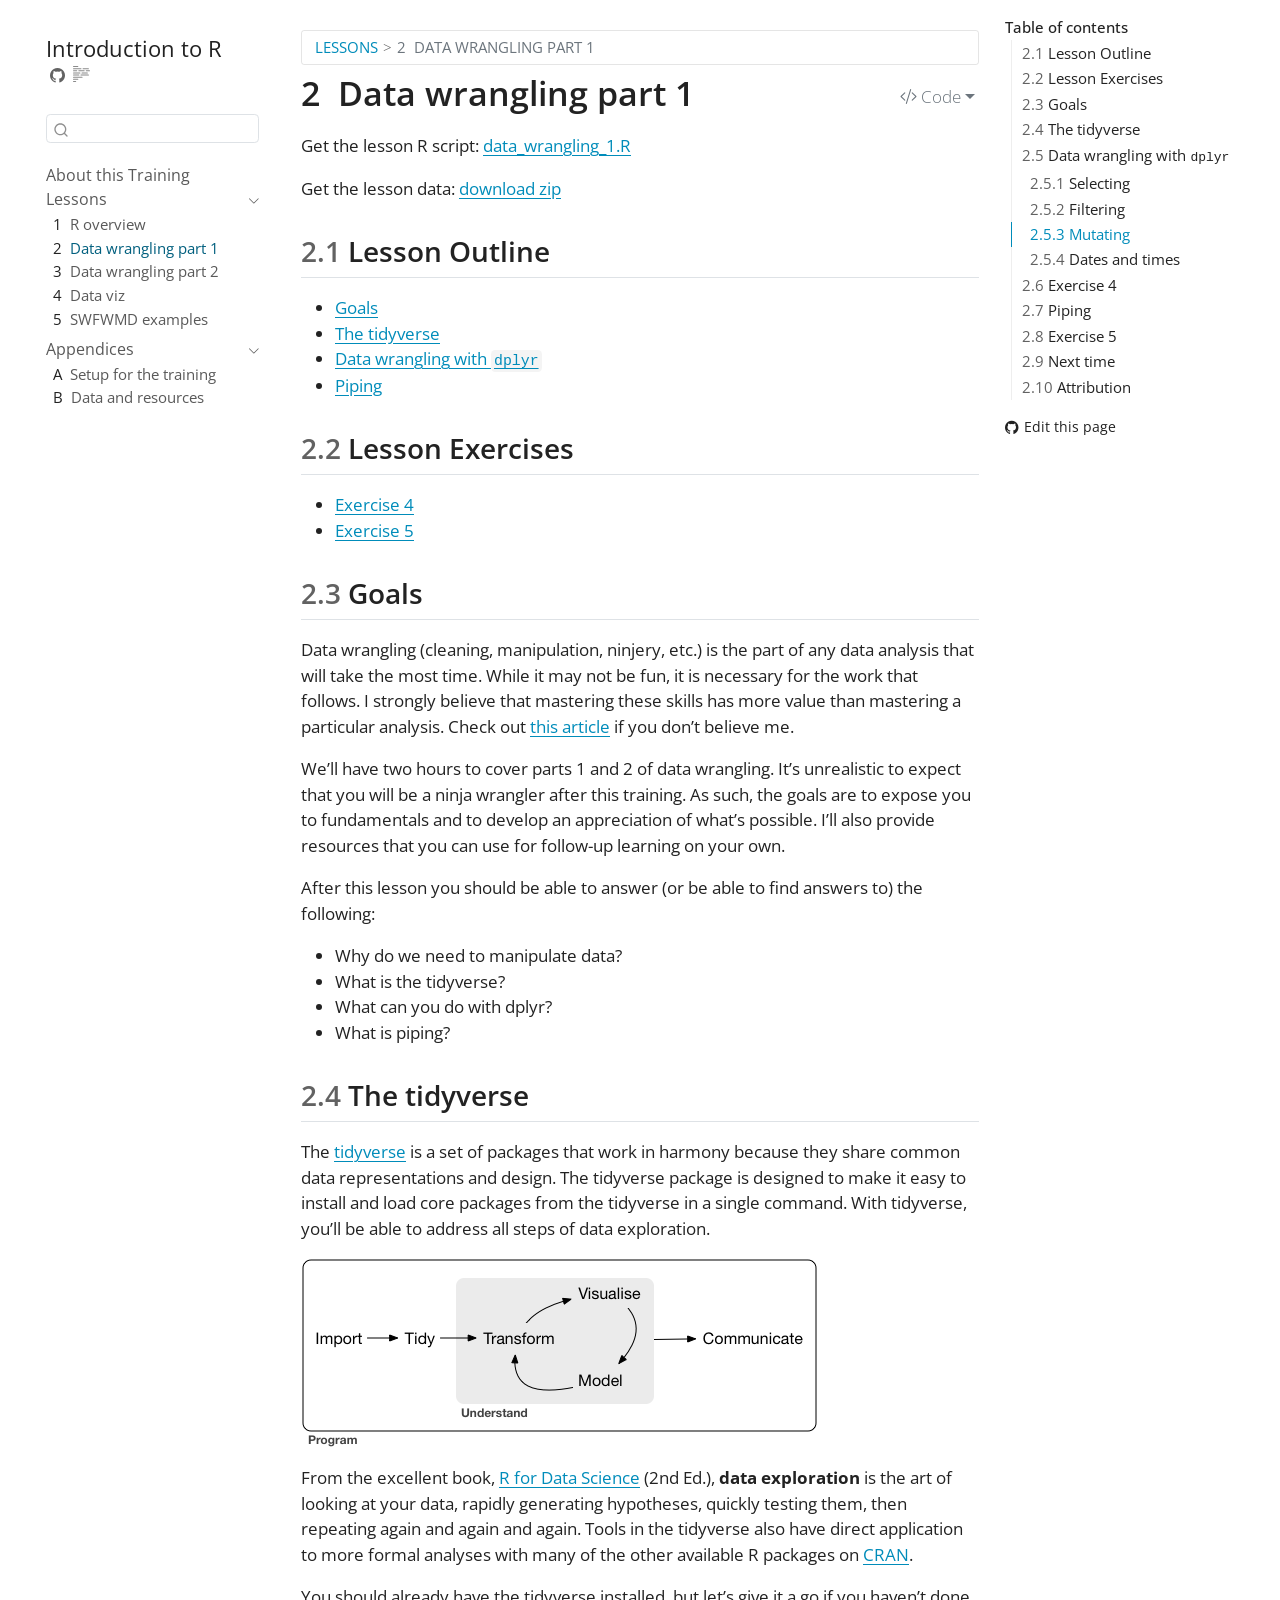
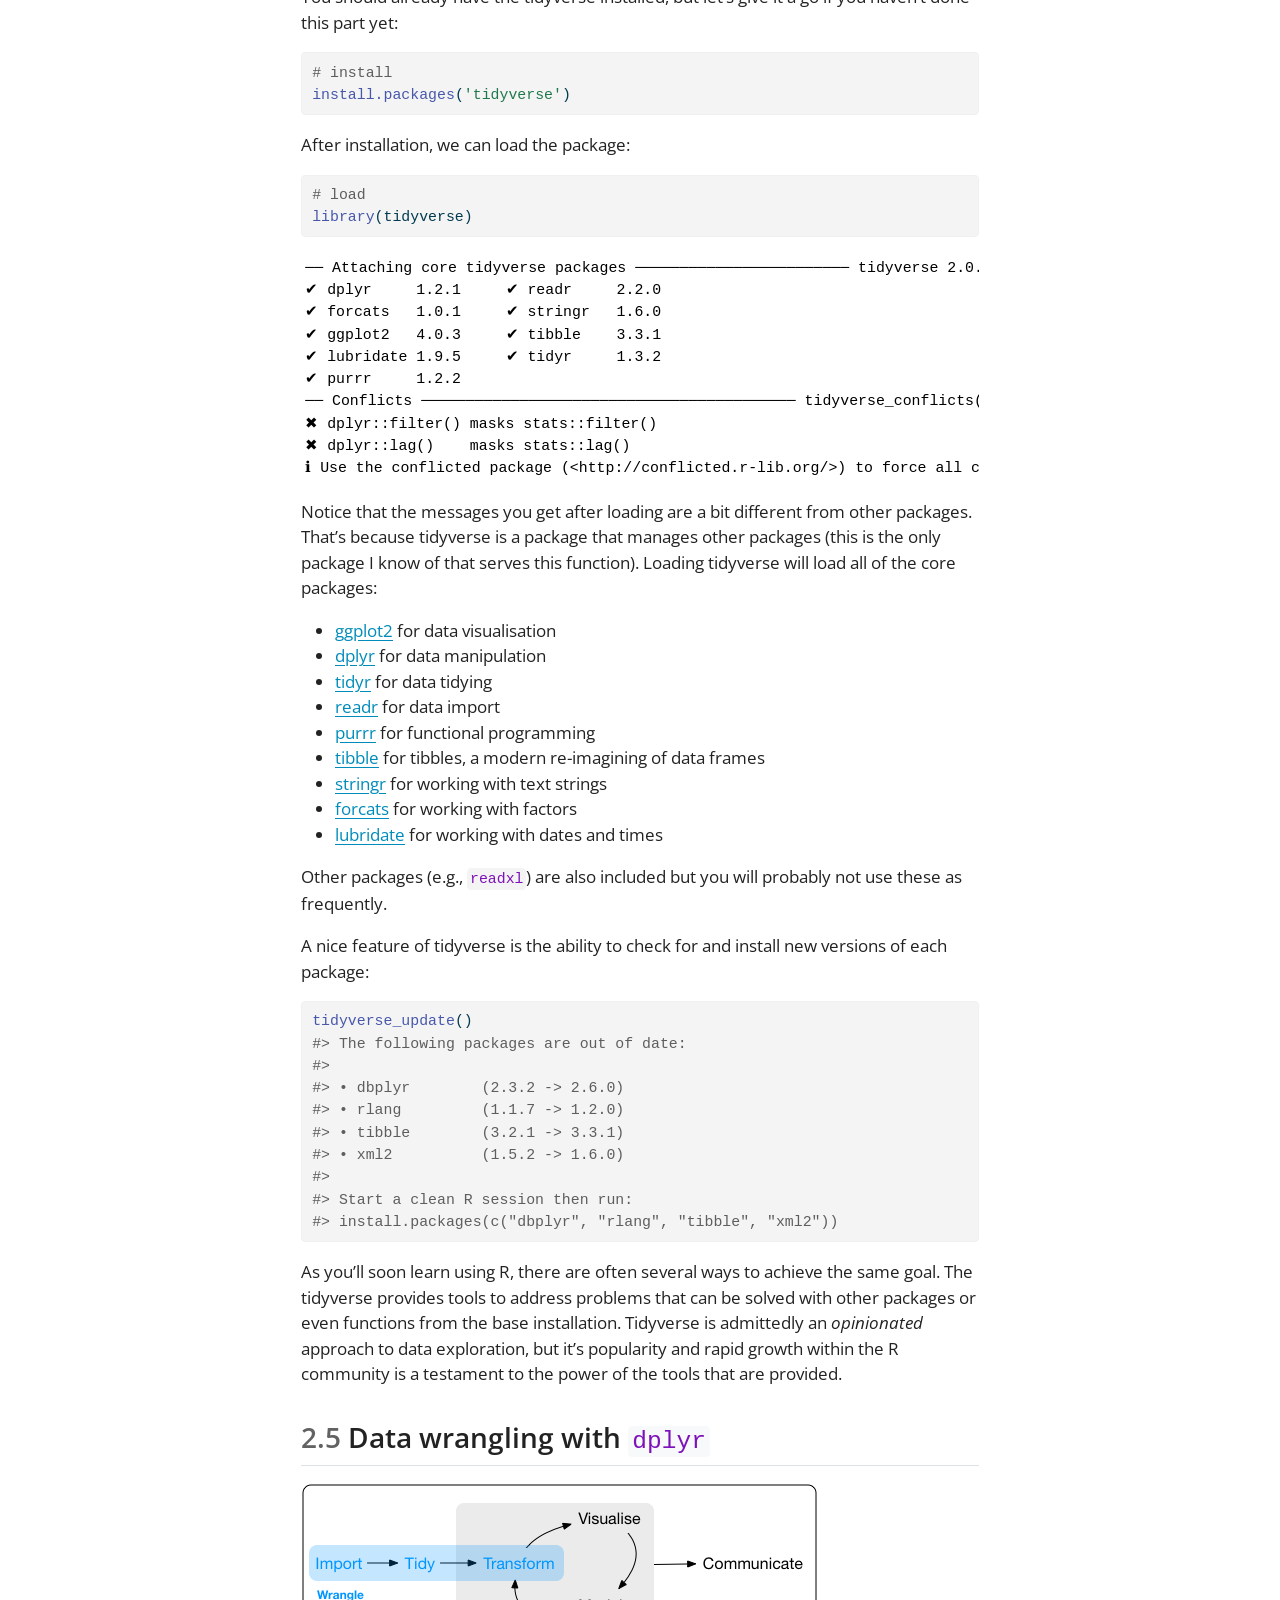
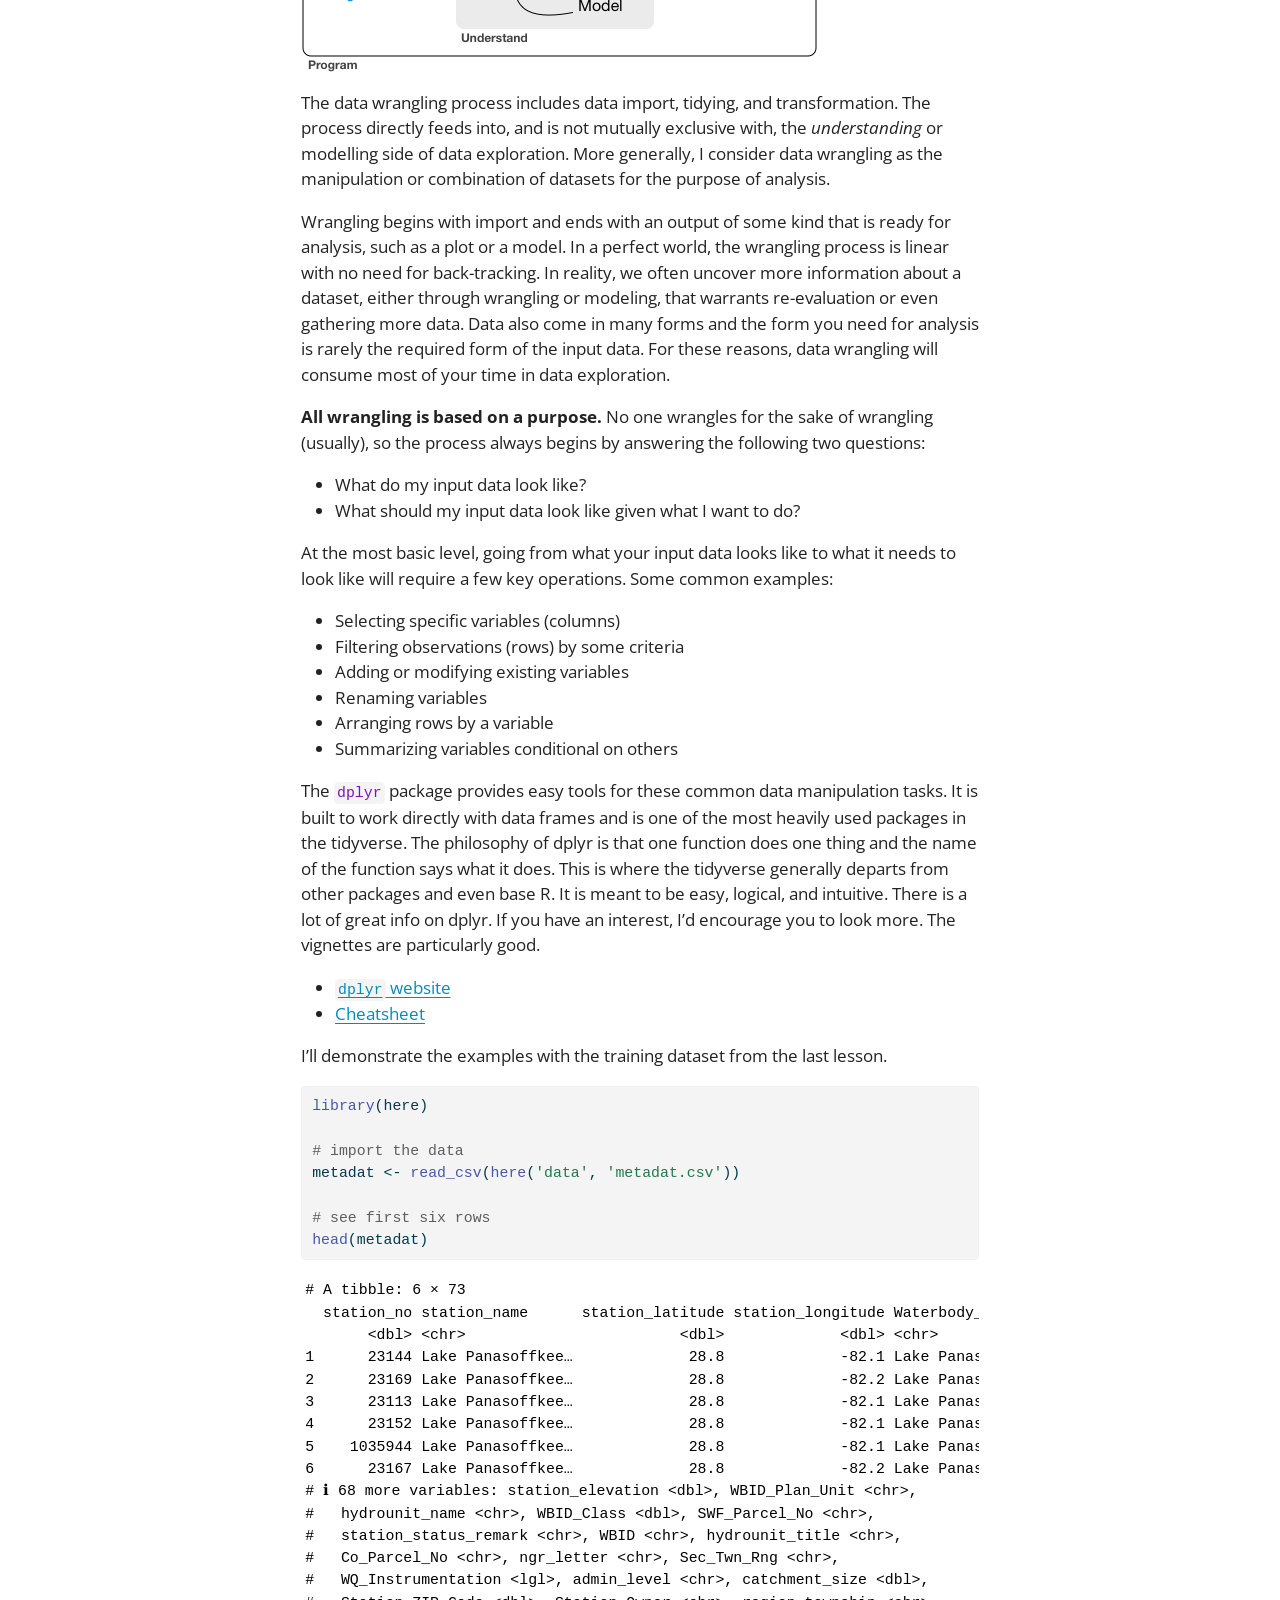
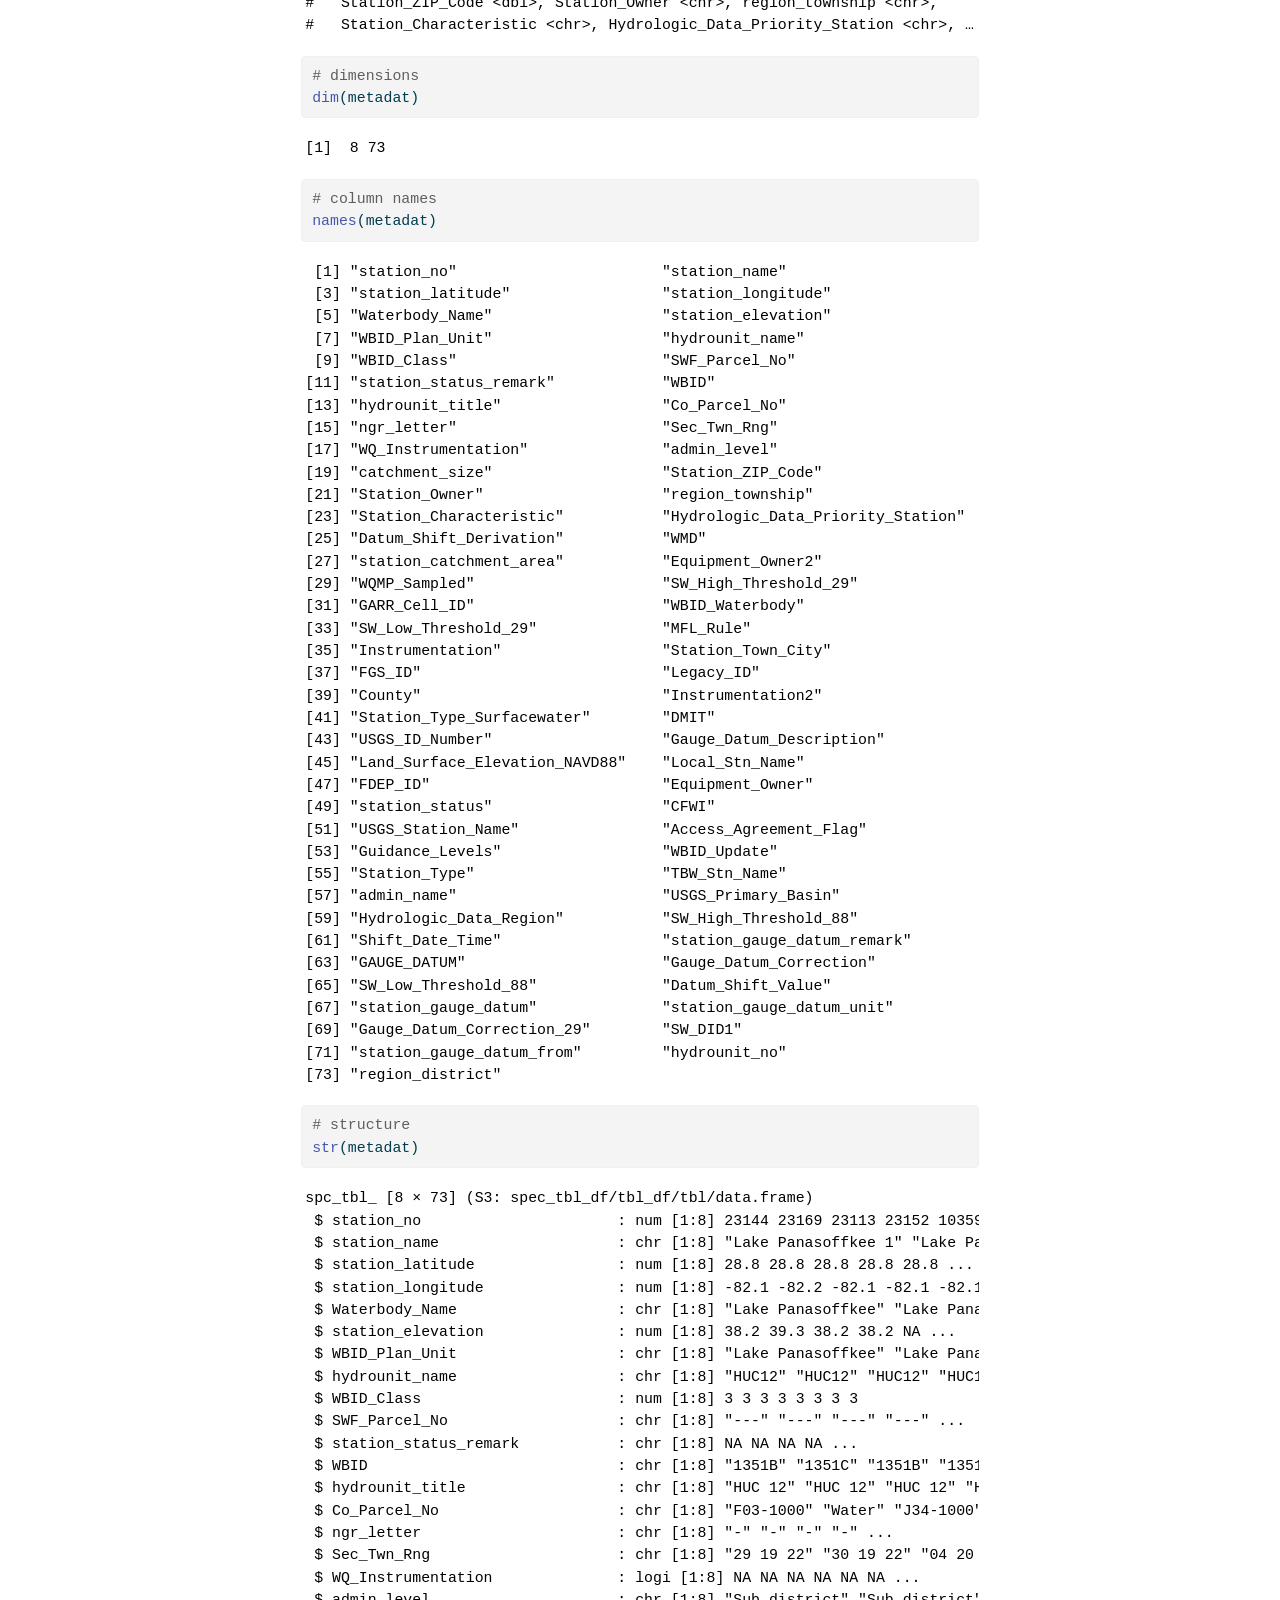
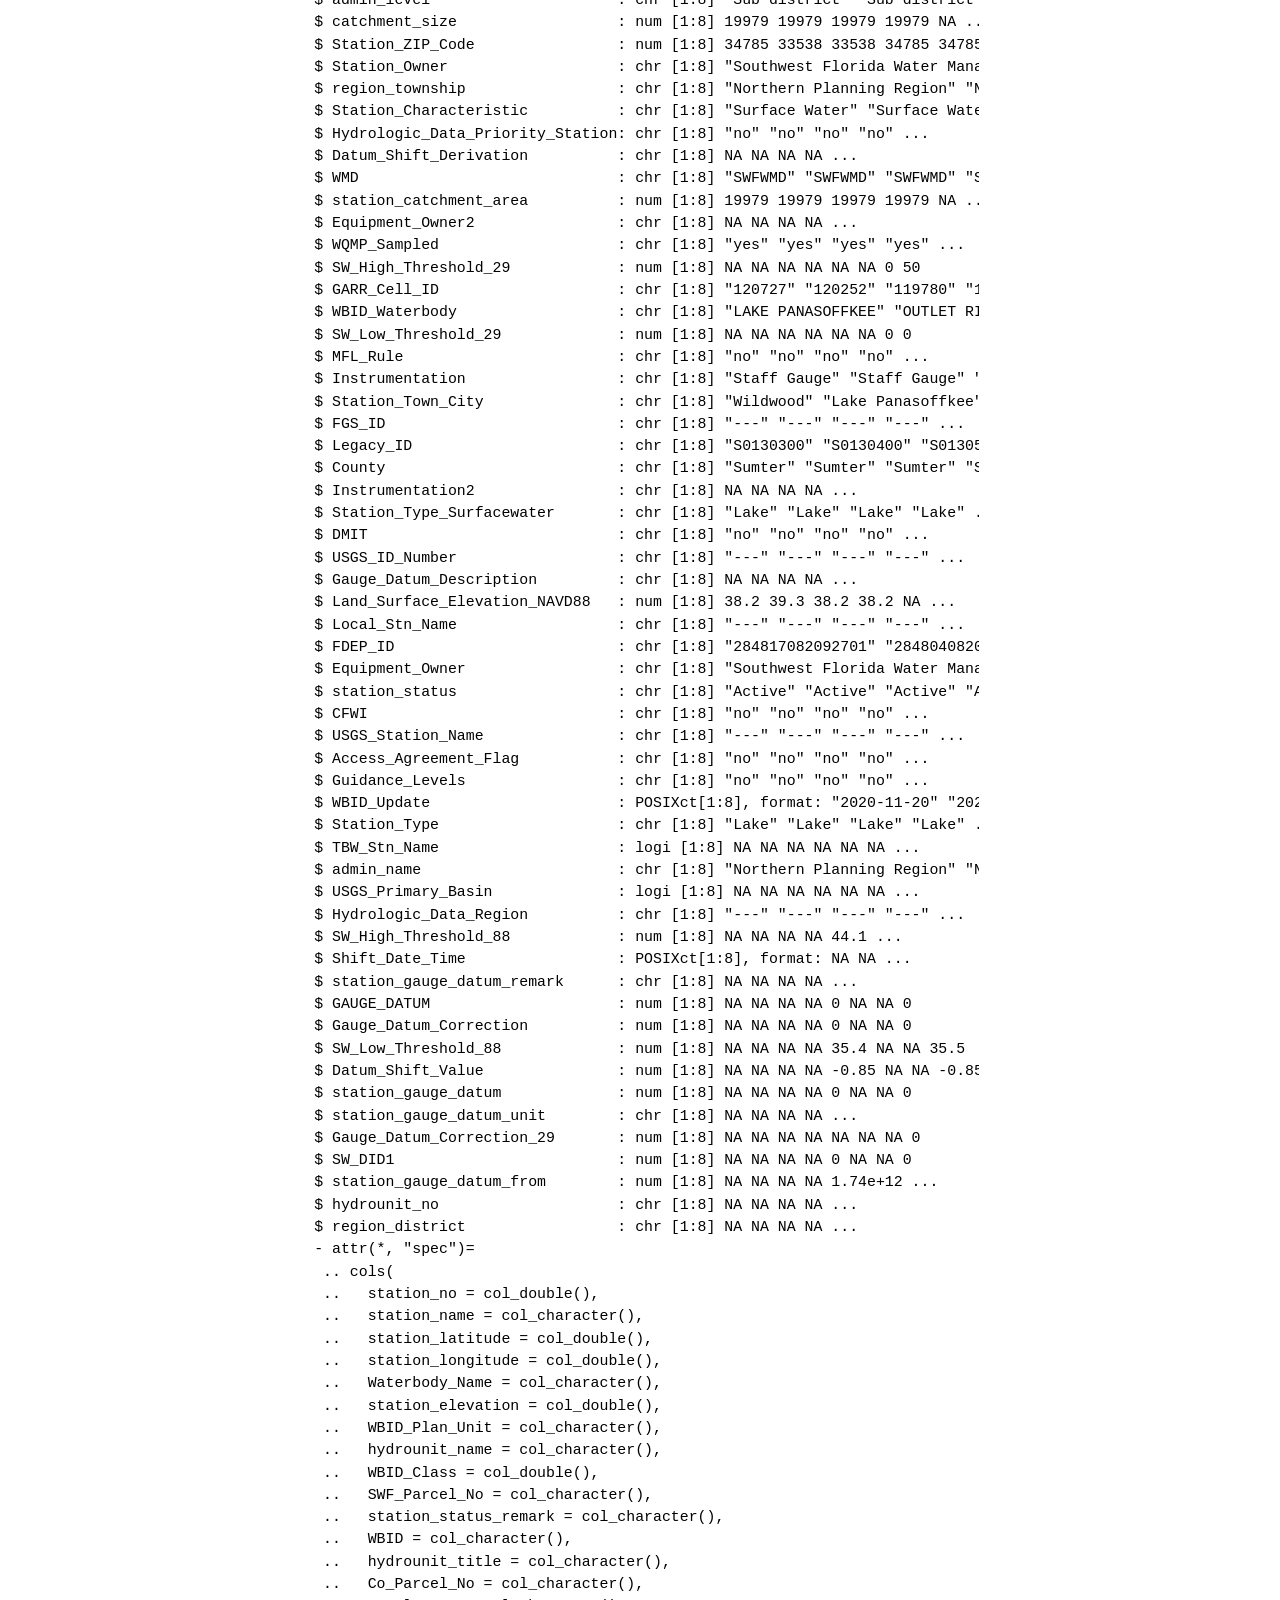
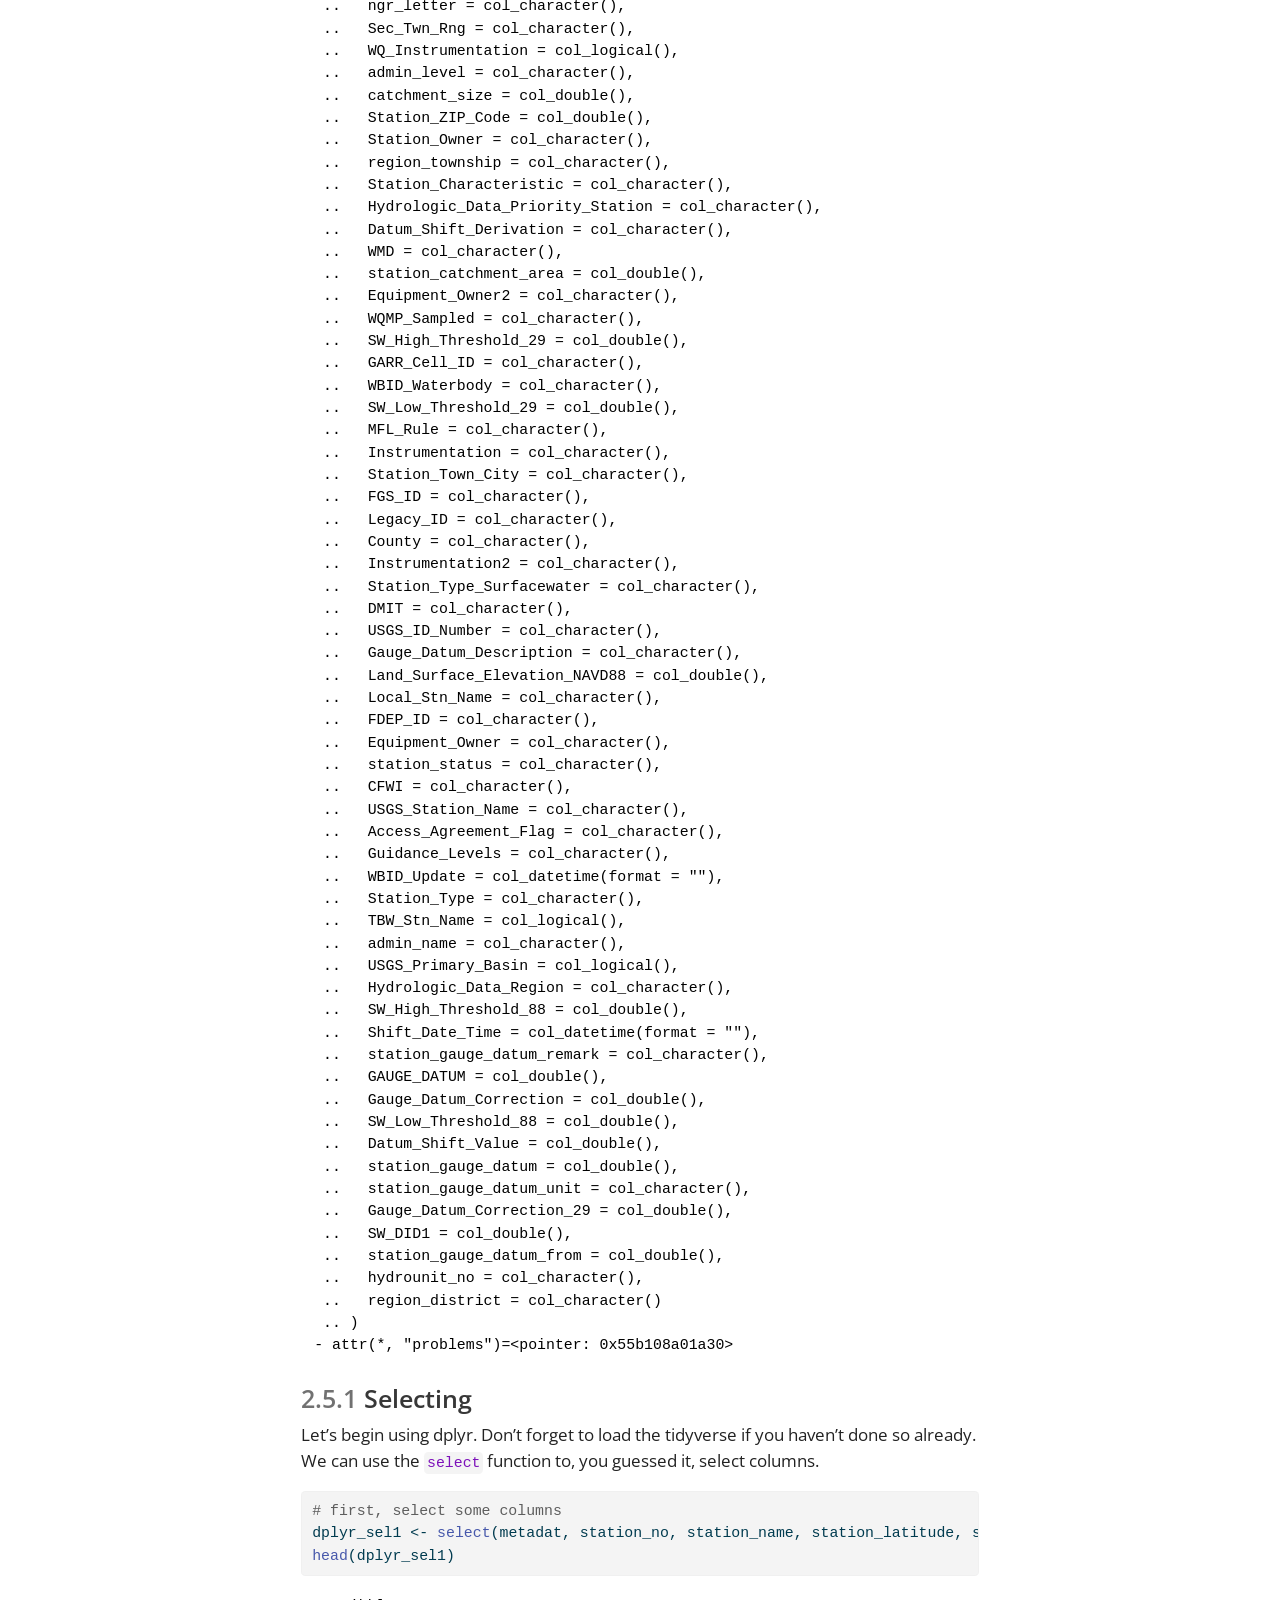
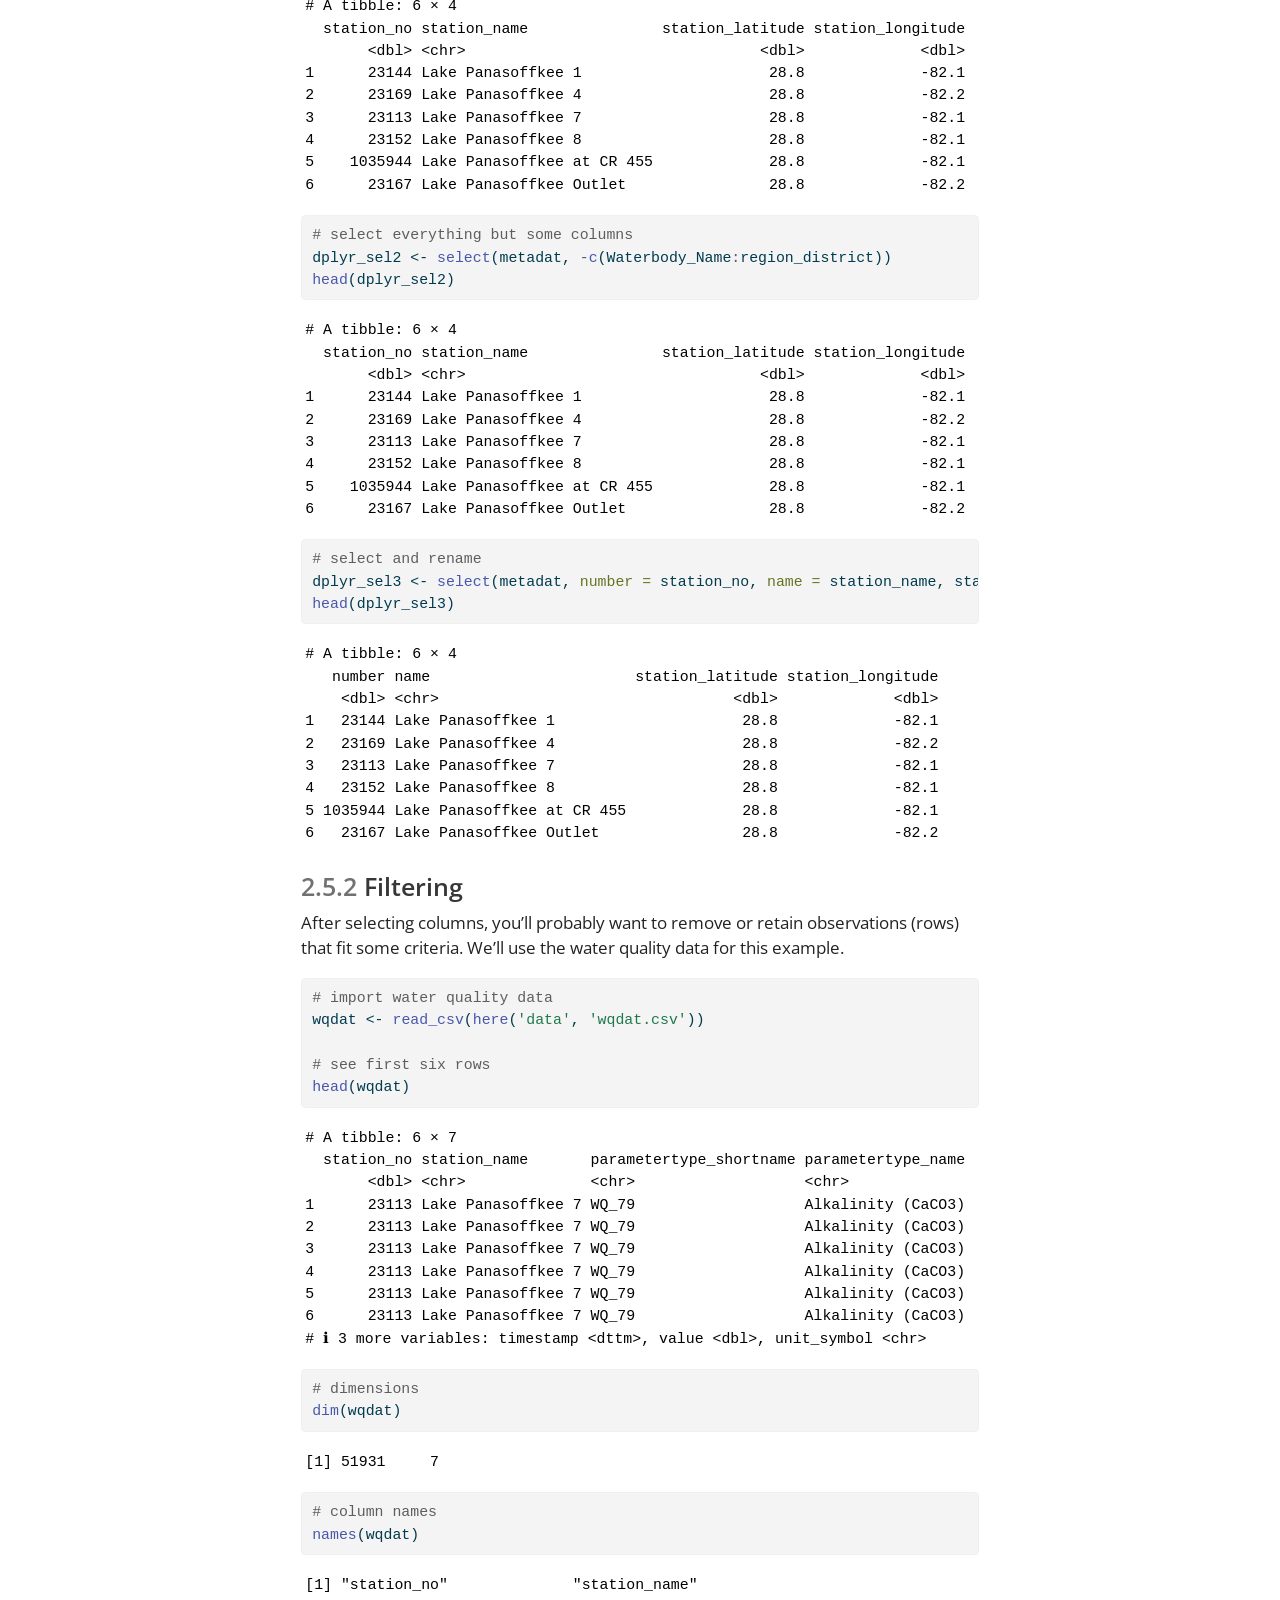
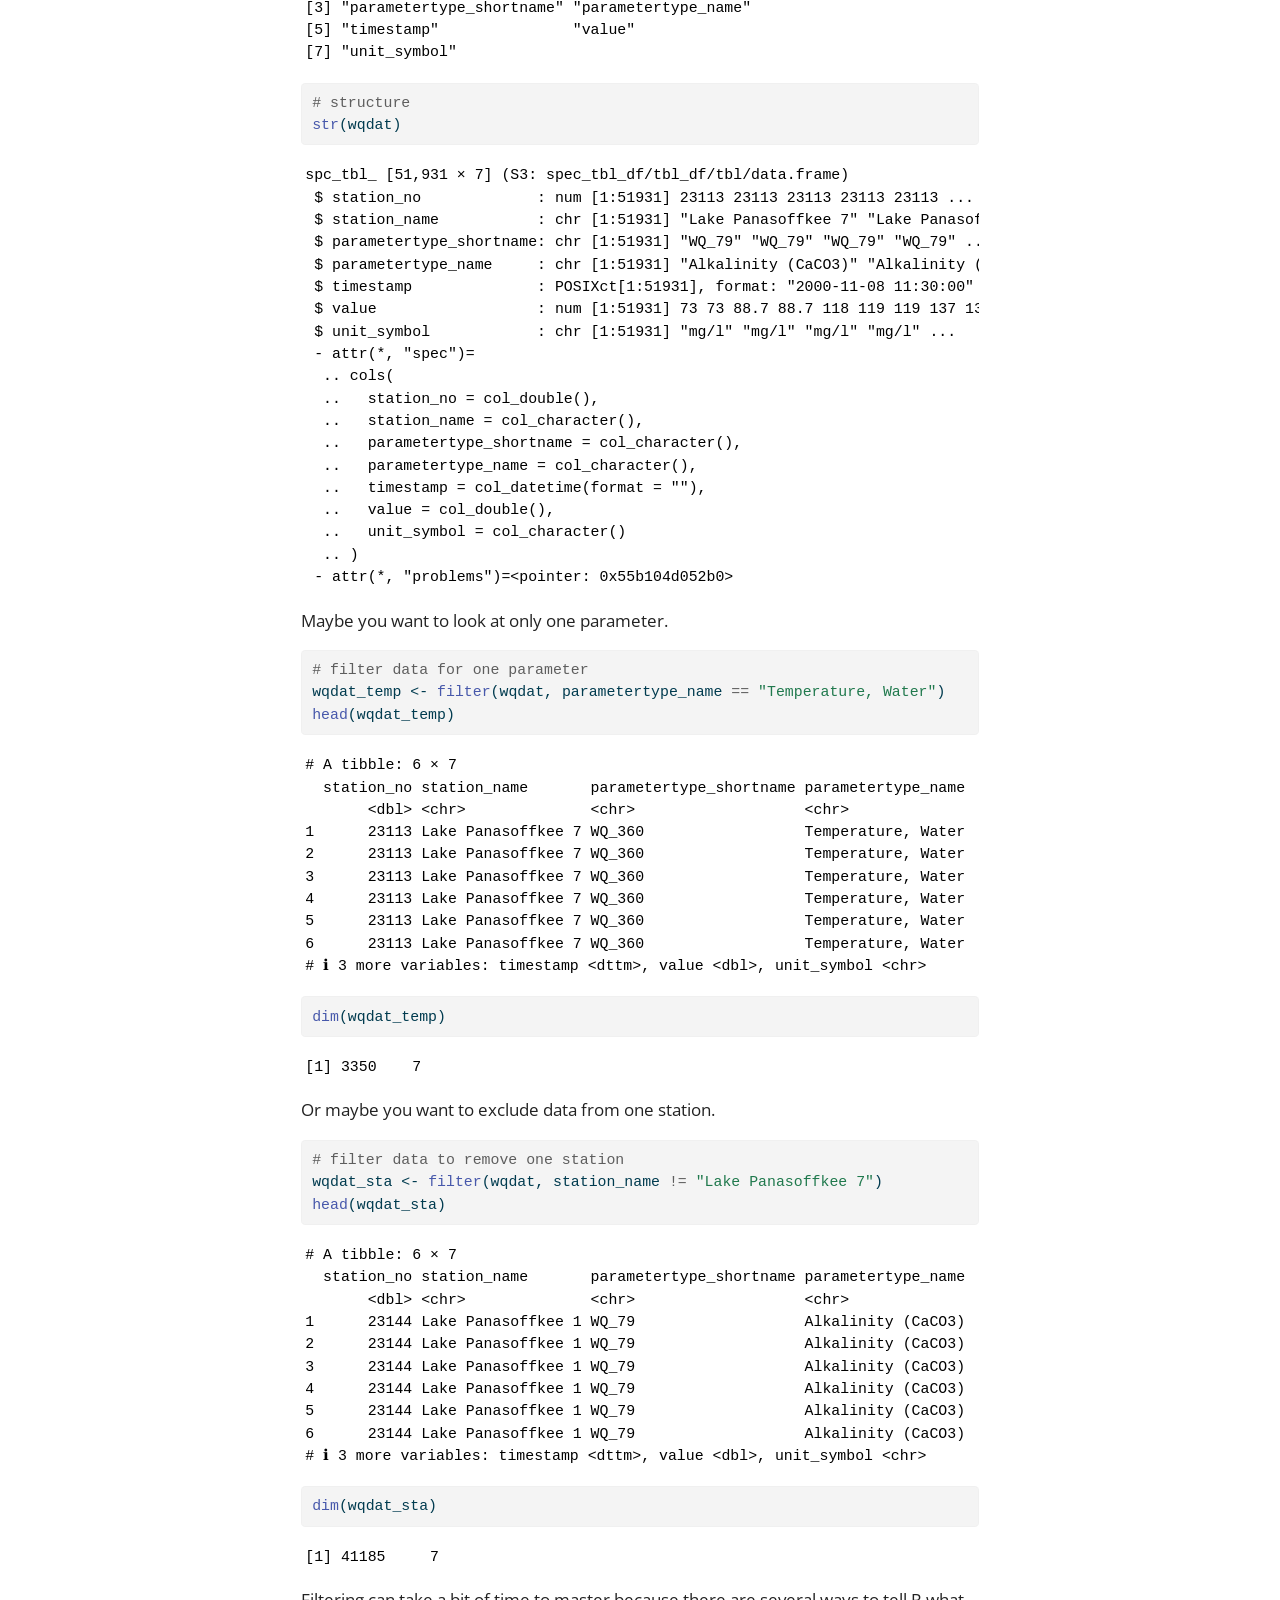
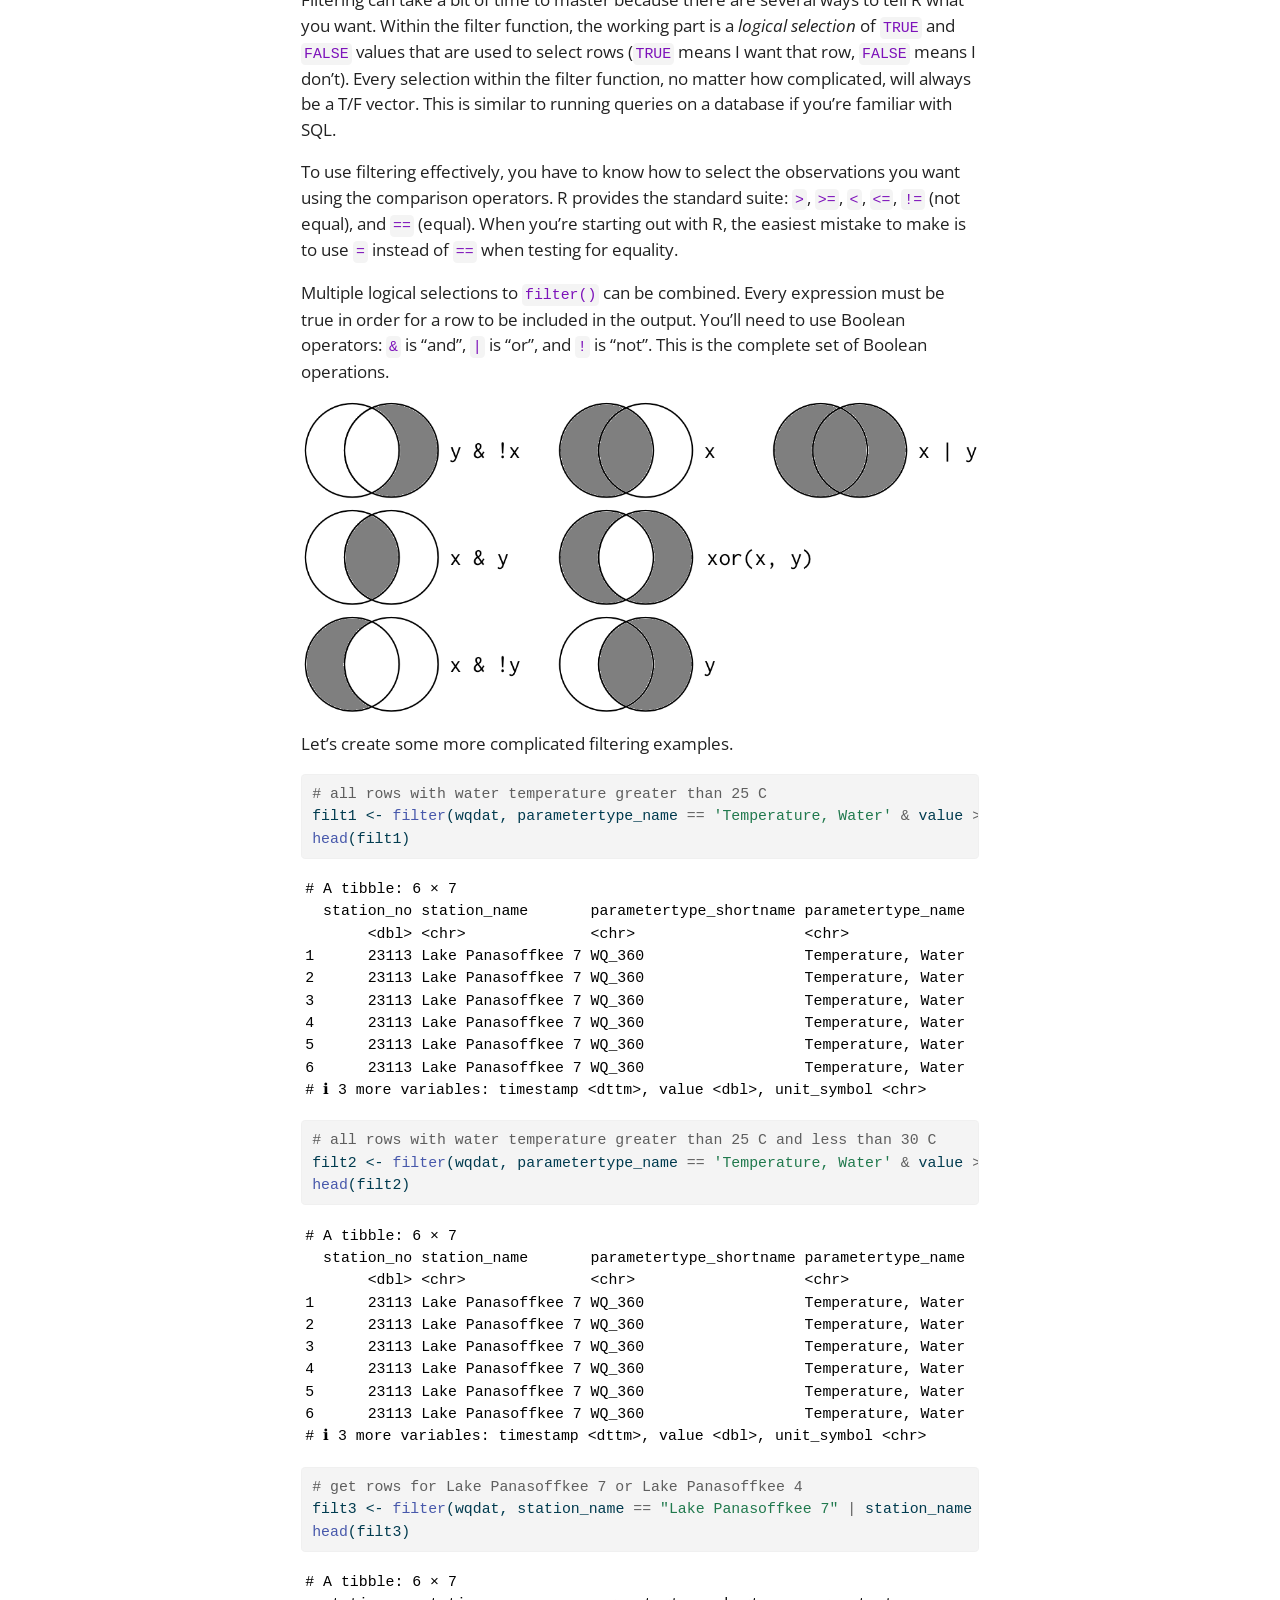
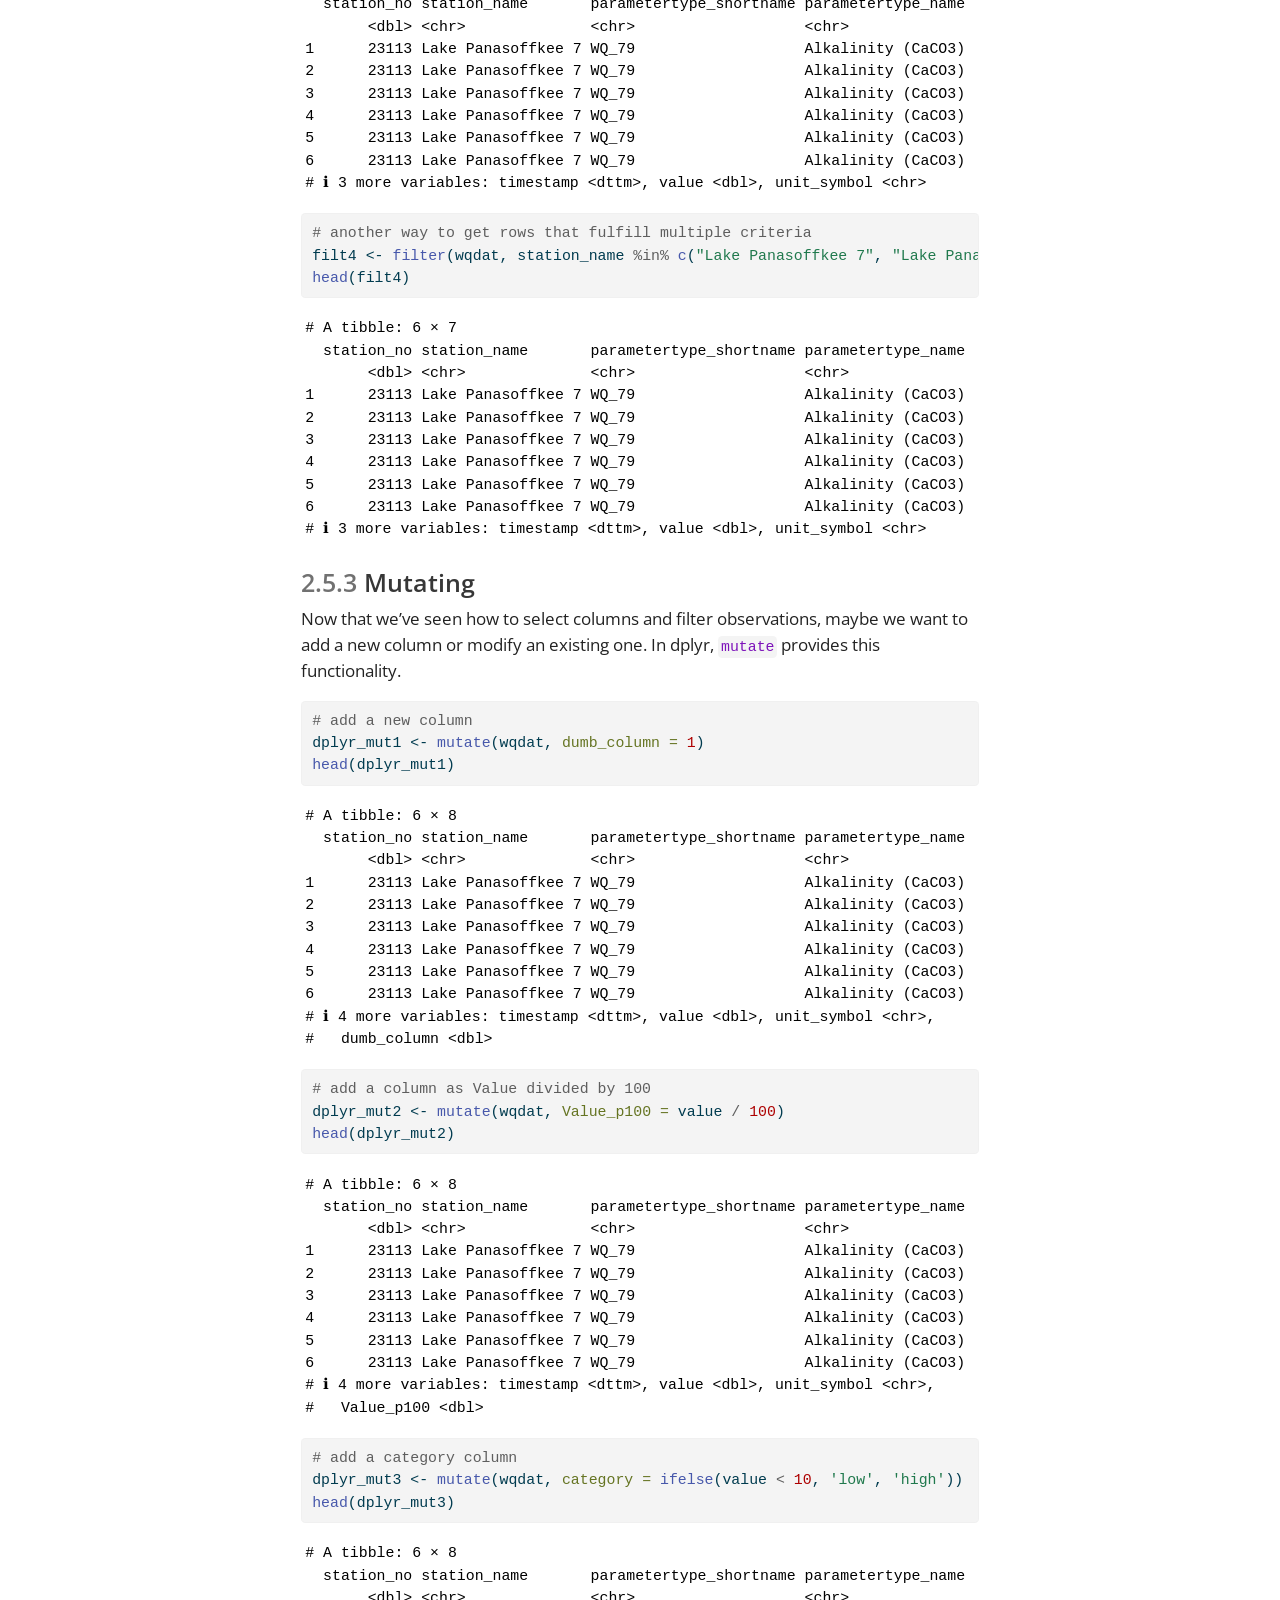
<file: data_wrangling_1.html>
<!DOCTYPE html>
<html xmlns="http://www.w3.org/1999/xhtml" lang="en" xml:lang="en"><head>

<meta charset="utf-8">
<meta name="generator" content="quarto-1.9.38">

<meta name="viewport" content="width=device-width, initial-scale=1.0, user-scalable=yes">


<title>2&nbsp; Data wrangling part 1 – Introduction to R</title>
<style>
/* Default styles provided by pandoc.
** See https://pandoc.org/MANUAL.html#variables-for-html for config info.
*/
code{white-space: pre-wrap;}
span.smallcaps{font-variant: small-caps;}
div.columns{display: flex; gap: min(4vw, 1.5em);}
div.column{flex: auto; overflow-x: auto;}
div.hanging-indent{margin-left: 1.5em; text-indent: -1.5em;}
ul.task-list{list-style: none;}
ul.task-list li input[type="checkbox"] {
  width: 0.8em;
  margin: 0 0.8em 0.2em -1em; /* quarto-specific, see https://github.com/quarto-dev/quarto-cli/issues/4556 */ 
  vertical-align: middle;
}
/* CSS for syntax highlighting */
html { -webkit-text-size-adjust: 100%; }
pre > code.sourceCode { white-space: pre; position: relative; }
pre > code.sourceCode > span { display: inline-block; line-height: 1.25; }
pre > code.sourceCode > span:empty { height: 1.2em; }
.sourceCode { overflow: visible; }
code.sourceCode > span { color: inherit; text-decoration: inherit; }
div.sourceCode { margin: 1em 0; }
pre.sourceCode { margin: 0; }
@media screen {
div.sourceCode { overflow: auto; }
}
@media print {
pre > code.sourceCode { white-space: pre-wrap; }
pre > code.sourceCode > span { text-indent: -5em; padding-left: 5em; }
}
pre.numberSource code
  { counter-reset: source-line 0; }
pre.numberSource code > span
  { position: relative; left: -4em; counter-increment: source-line; }
pre.numberSource code > span > a:first-child::before
  { content: counter(source-line);
    position: relative; left: -1em; text-align: right; vertical-align: baseline;
    border: none; display: inline-block;
    -webkit-touch-callout: none; -webkit-user-select: none;
    -khtml-user-select: none; -moz-user-select: none;
    -ms-user-select: none; user-select: none;
    padding: 0 4px; width: 4em;
  }
pre.numberSource { margin-left: 3em;  padding-left: 4px; }
div.sourceCode
  {   }
@media screen {
pre > code.sourceCode > span > a:first-child::before { text-decoration: underline; }
}
</style>


<script src="site_libs/quarto-nav/quarto-nav.js"></script>
<script src="site_libs/quarto-nav/headroom.min.js"></script>
<script src="site_libs/clipboard/clipboard.min.js"></script>
<script src="site_libs/quarto-search/autocomplete.umd.js"></script>
<script src="site_libs/quarto-search/fuse.min.js"></script>
<script src="site_libs/quarto-search/quarto-search.js"></script>
<meta name="quarto:offset" content="./">
<link href="./data_wrangling_2.html" rel="next">
<link href="./R_overview.html" rel="prev">
<script src="site_libs/quarto-html/quarto.js" type="module"></script>
<script src="site_libs/quarto-html/tabsets/tabsets.js" type="module"></script>
<script src="site_libs/quarto-html/popper.min.js"></script>
<script src="site_libs/quarto-html/tippy.umd.min.js"></script>
<script src="site_libs/quarto-html/anchor.min.js"></script>
<link href="site_libs/quarto-html/tippy.css" rel="stylesheet">
<link href="site_libs/quarto-html/quarto-syntax-highlighting-15634bcf2e68342d4ad2dfa704d543f6.css" rel="stylesheet" id="quarto-text-highlighting-styles">
<script src="site_libs/bootstrap/bootstrap.min.js"></script>
<link href="site_libs/bootstrap/bootstrap-icons.css" rel="stylesheet">
<link href="site_libs/bootstrap/bootstrap-e1dc7c06b84616ffc65b98f43969cebb.min.css" rel="stylesheet" append-hash="true" id="quarto-bootstrap" data-mode="light">
<script src="site_libs/quarto-contrib/glightbox/glightbox.min.js"></script>
<link href="site_libs/quarto-contrib/glightbox/glightbox.min.css" rel="stylesheet">
<link href="site_libs/quarto-contrib/glightbox/lightbox.css" rel="stylesheet">
<script id="quarto-search-options" type="application/json">{
  "location": "sidebar",
  "copy-button": false,
  "collapse-after": 3,
  "panel-placement": "start",
  "type": "textbox",
  "limit": 50,
  "keyboard-shortcut": [
    "f",
    "/",
    "s"
  ],
  "show-item-context": false,
  "language": {
    "search-no-results-text": "No results",
    "search-matching-documents-text": "matching documents",
    "search-copy-link-title": "Copy link to search",
    "search-hide-matches-text": "Hide additional matches",
    "search-more-match-text": "more match in this document",
    "search-more-matches-text": "more matches in this document",
    "search-clear-button-title": "Clear",
    "search-text-placeholder": "",
    "search-detached-cancel-button-title": "Cancel",
    "search-submit-button-title": "Submit",
    "search-label": "Search"
  }
}</script>


</head>

<body class="nav-sidebar floating quarto-light">

<div id="quarto-search-results"></div>
  <header id="quarto-header" class="headroom fixed-top">
  <nav class="quarto-secondary-nav">
    <div class="container-fluid d-flex">
      <button type="button" class="quarto-btn-toggle btn" data-bs-toggle="collapse" role="button" data-bs-target=".quarto-sidebar-collapse-item" aria-controls="quarto-sidebar" aria-expanded="false" aria-label="Toggle sidebar navigation" onclick="if (window.quartoToggleHeadroom) { window.quartoToggleHeadroom(); }">
        <i class="bi bi-layout-text-sidebar-reverse"></i>
      </button>
        <nav class="quarto-page-breadcrumbs" aria-label="breadcrumb"><ol class="breadcrumb"><li class="breadcrumb-item"><a href="./R_overview.html">Lessons</a></li><li class="breadcrumb-item"><a href="./data_wrangling_1.html"><span class="chapter-number">2</span>&nbsp; <span class="chapter-title">Data wrangling part 1</span></a></li></ol></nav>
        <a class="flex-grow-1" role="navigation" data-bs-toggle="collapse" data-bs-target=".quarto-sidebar-collapse-item" aria-controls="quarto-sidebar" aria-expanded="false" aria-label="Toggle sidebar navigation" onclick="if (window.quartoToggleHeadroom) { window.quartoToggleHeadroom(); }">      
        </a>
      <button type="button" class="btn quarto-search-button" aria-label="Search" onclick="window.quartoOpenSearch();">
        <i class="bi bi-search"></i>
      </button>
    </div>
  </nav>
</header>
<!-- content -->
<div id="quarto-content" class="quarto-container page-columns page-rows-contents page-layout-article">
<!-- sidebar -->
  <nav id="quarto-sidebar" class="sidebar collapse collapse-horizontal quarto-sidebar-collapse-item sidebar-navigation floating overflow-auto">
    <div class="pt-lg-2 mt-2 text-left sidebar-header">
    <div class="sidebar-title mb-0 py-0">
      <a href="./">Introduction to R</a> 
        <div class="sidebar-tools-main">
    <a href="https://github.com/tbep-tech/swfwmd-r-training" title="Source Code" class="quarto-navigation-tool px-1" aria-label="Source Code"><i class="bi bi-github"></i></a>
  <a href="" class="quarto-reader-toggle quarto-navigation-tool px-1" onclick="window.quartoToggleReader(); return false;" title="Toggle reader mode">
  <div class="quarto-reader-toggle-btn">
  <i class="bi"></i>
  </div>
</a>
</div>
    </div>
      </div>
        <div class="mt-2 flex-shrink-0 align-items-center">
        <div class="sidebar-search">
        <div id="quarto-search" class="" title="Search"></div>
        </div>
        </div>
    <div class="sidebar-menu-container"> 
    <ul class="list-unstyled mt-1">
        <li class="sidebar-item">
  <div class="sidebar-item-container"> 
  <a href="./index.html" class="sidebar-item-text sidebar-link">
 <span class="menu-text">About this Training</span></a>
  </div>
</li>
        <li class="sidebar-item sidebar-item-section">
      <div class="sidebar-item-container"> 
            <a class="sidebar-item-text sidebar-link text-start" data-bs-toggle="collapse" data-bs-target="#quarto-sidebar-section-1" role="navigation" aria-expanded="true">
 <span class="menu-text">Lessons</span></a>
          <a class="sidebar-item-toggle text-start" data-bs-toggle="collapse" data-bs-target="#quarto-sidebar-section-1" role="navigation" aria-expanded="true" aria-label="Toggle section">
            <i class="bi bi-chevron-right ms-2"></i>
          </a> 
      </div>
      <ul id="quarto-sidebar-section-1" class="collapse list-unstyled sidebar-section depth1 show">  
          <li class="sidebar-item">
  <div class="sidebar-item-container"> 
  <a href="./R_overview.html" class="sidebar-item-text sidebar-link">
 <span class="menu-text"><span class="chapter-number">1</span>&nbsp; <span class="chapter-title">R overview</span></span></a>
  </div>
</li>
          <li class="sidebar-item">
  <div class="sidebar-item-container"> 
  <a href="./data_wrangling_1.html" class="sidebar-item-text sidebar-link active">
 <span class="menu-text"><span class="chapter-number">2</span>&nbsp; <span class="chapter-title">Data wrangling part 1</span></span></a>
  </div>
</li>
          <li class="sidebar-item">
  <div class="sidebar-item-container"> 
  <a href="./data_wrangling_2.html" class="sidebar-item-text sidebar-link">
 <span class="menu-text"><span class="chapter-number">3</span>&nbsp; <span class="chapter-title">Data wrangling part 2</span></span></a>
  </div>
</li>
          <li class="sidebar-item">
  <div class="sidebar-item-container"> 
  <a href="./data_viz.html" class="sidebar-item-text sidebar-link">
 <span class="menu-text"><span class="chapter-number">4</span>&nbsp; <span class="chapter-title">Data viz</span></span></a>
  </div>
</li>
          <li class="sidebar-item">
  <div class="sidebar-item-container"> 
  <a href="./swfwmd_examples.html" class="sidebar-item-text sidebar-link">
 <span class="menu-text"><span class="chapter-number">5</span>&nbsp; <span class="chapter-title">SWFWMD examples</span></span></a>
  </div>
</li>
      </ul>
  </li>
        <li class="sidebar-item sidebar-item-section">
      <div class="sidebar-item-container"> 
            <a class="sidebar-item-text sidebar-link text-start" data-bs-toggle="collapse" data-bs-target="#quarto-sidebar-section-2" role="navigation" aria-expanded="true">
 <span class="menu-text">Appendices</span></a>
          <a class="sidebar-item-toggle text-start" data-bs-toggle="collapse" data-bs-target="#quarto-sidebar-section-2" role="navigation" aria-expanded="true" aria-label="Toggle section">
            <i class="bi bi-chevron-right ms-2"></i>
          </a> 
      </div>
      <ul id="quarto-sidebar-section-2" class="collapse list-unstyled sidebar-section depth1 show">  
          <li class="sidebar-item">
  <div class="sidebar-item-container"> 
  <a href="./setup.html" class="sidebar-item-text sidebar-link">
 <span class="menu-text"><span class="chapter-number">A</span>&nbsp; <span class="chapter-title">Setup for the training</span></span></a>
  </div>
</li>
          <li class="sidebar-item">
  <div class="sidebar-item-container"> 
  <a href="./data_resources.html" class="sidebar-item-text sidebar-link">
 <span class="menu-text"><span class="chapter-number">B</span>&nbsp; <span class="chapter-title">Data and resources</span></span></a>
  </div>
</li>
      </ul>
  </li>
    </ul>
    </div>
</nav>
<div id="quarto-sidebar-glass" class="quarto-sidebar-collapse-item" data-bs-toggle="collapse" data-bs-target=".quarto-sidebar-collapse-item"></div>
<!-- margin-sidebar -->
    <div id="quarto-margin-sidebar" class="sidebar margin-sidebar">
        <nav id="TOC" role="doc-toc" class="toc-active">
    <h2 id="toc-title">Table of contents</h2>
   
  <ul>
  <li><a href="#lesson-outline" id="toc-lesson-outline" class="nav-link active" data-scroll-target="#lesson-outline"><span class="header-section-number">2.1</span> Lesson Outline</a></li>
  <li><a href="#lesson-exercises" id="toc-lesson-exercises" class="nav-link" data-scroll-target="#lesson-exercises"><span class="header-section-number">2.2</span> Lesson Exercises</a></li>
  <li><a href="#goals" id="toc-goals" class="nav-link" data-scroll-target="#goals"><span class="header-section-number">2.3</span> Goals</a></li>
  <li><a href="#the-tidyverse" id="toc-the-tidyverse" class="nav-link" data-scroll-target="#the-tidyverse"><span class="header-section-number">2.4</span> The tidyverse</a></li>
  <li><a href="#data-wrangling-with-dplyr" id="toc-data-wrangling-with-dplyr" class="nav-link" data-scroll-target="#data-wrangling-with-dplyr"><span class="header-section-number">2.5</span> Data wrangling with <code>dplyr</code></a>
  <ul>
  <li><a href="#selecting" id="toc-selecting" class="nav-link" data-scroll-target="#selecting"><span class="header-section-number">2.5.1</span> Selecting</a></li>
  <li><a href="#filtering" id="toc-filtering" class="nav-link" data-scroll-target="#filtering"><span class="header-section-number">2.5.2</span> Filtering</a></li>
  <li><a href="#mutating" id="toc-mutating" class="nav-link" data-scroll-target="#mutating"><span class="header-section-number">2.5.3</span> Mutating</a></li>
  <li><a href="#dates-and-times" id="toc-dates-and-times" class="nav-link" data-scroll-target="#dates-and-times"><span class="header-section-number">2.5.4</span> Dates and times</a></li>
  </ul></li>
  <li><a href="#exercise-4" id="toc-exercise-4" class="nav-link" data-scroll-target="#exercise-4"><span class="header-section-number">2.6</span> Exercise 4</a></li>
  <li><a href="#piping" id="toc-piping" class="nav-link" data-scroll-target="#piping"><span class="header-section-number">2.7</span> Piping</a></li>
  <li><a href="#exercise-5" id="toc-exercise-5" class="nav-link" data-scroll-target="#exercise-5"><span class="header-section-number">2.8</span> Exercise 5</a></li>
  <li><a href="#next-time" id="toc-next-time" class="nav-link" data-scroll-target="#next-time"><span class="header-section-number">2.9</span> Next time</a></li>
  <li><a href="#attribution" id="toc-attribution" class="nav-link" data-scroll-target="#attribution"><span class="header-section-number">2.10</span> Attribution</a></li>
  </ul>
<div class="toc-actions"><ul><li><a href="https://github.com/tbep-tech/swfwmd-r-training/edit/main/data_wrangling_1.qmd" class="toc-action"><i class="bi bi-github"></i>Edit this page</a></li></ul></div></nav>
    </div>
<!-- main -->
<main class="content" id="quarto-document-content">

<header id="title-block-header" class="quarto-title-block default"><nav class="quarto-page-breadcrumbs quarto-title-breadcrumbs d-none d-lg-block" aria-label="breadcrumb"><ol class="breadcrumb"><li class="breadcrumb-item"><a href="./R_overview.html">Lessons</a></li><li class="breadcrumb-item"><a href="./data_wrangling_1.html"><span class="chapter-number">2</span>&nbsp; <span class="chapter-title">Data wrangling part 1</span></a></li></ol></nav>
<div class="quarto-title">
<div class="quarto-title-block"><div><h1 class="title"><span id="sec-data_wrangling_1" class="quarto-section-identifier"><span class="chapter-number">2</span>&nbsp; <span class="chapter-title">Data wrangling part 1</span></span></h1><button type="button" class="btn code-tools-button dropdown-toggle" id="quarto-code-tools-menu" data-bs-toggle="dropdown" aria-expanded="false"><i class="bi"></i> Code</button><ul class="dropdown-menu dropdown-menu-end" aria-labelelledby="quarto-code-tools-menu"><li><a id="quarto-show-all-code" class="dropdown-item" href="javascript:void(0)" role="button">Show All Code</a></li><li><a id="quarto-hide-all-code" class="dropdown-item" href="javascript:void(0)" role="button">Hide All Code</a></li><li><hr class="dropdown-divider"></li><li><a id="quarto-view-source" class="dropdown-item" href="javascript:void(0)" role="button" data-quarto-source-url="https://github.com/tbep-tech/swfwmd-r-training/blob/main/data_wrangling_1.qmd">View Source</a></li></ul></div></div>
</div>



<div class="quarto-title-meta">

    
  
    
  </div>
  


</header>


<p>Get the lesson R script: <a href="data_wrangling_1.R">data_wrangling_1.R</a></p>
<p>Get the lesson data: <a href="data/data.zip">download zip</a></p>
<section id="lesson-outline" class="level2" data-number="2.1">
<h2 data-number="2.1" class="anchored" data-anchor-id="lesson-outline"><span class="header-section-number">2.1</span> Lesson Outline</h2>
<ul>
<li><a href="#goals">Goals</a></li>
<li><a href="#the-tidyverse">The tidyverse</a></li>
<li><a href="#data-wrangling-with-dplyr">Data wrangling with <code>dplyr</code></a></li>
<li><a href="#piping">Piping</a></li>
</ul>
</section>
<section id="lesson-exercises" class="level2" data-number="2.2">
<h2 data-number="2.2" class="anchored" data-anchor-id="lesson-exercises"><span class="header-section-number">2.2</span> Lesson Exercises</h2>
<ul>
<li><a href="#exercise-4">Exercise 4</a></li>
<li><a href="#exercise-5">Exercise 5</a></li>
</ul>
</section>
<section id="goals" class="level2" data-number="2.3">
<h2 data-number="2.3" class="anchored" data-anchor-id="goals"><span class="header-section-number">2.3</span> Goals</h2>
<p>Data wrangling (cleaning, manipulation, ninjery, etc.) is the part of any data analysis that will take the most time. While it may not be fun, it is necessary for the work that follows. I strongly believe that mastering these skills has more value than mastering a particular analysis. Check out <a href="https://www.nytimes.com/2014/08/18/technology/for-big-data-scientists-hurdle-to-insights-is-janitor-work.html" target="_blank">this article</a> if you don’t believe me.</p>
<p>We’ll have two hours to cover parts 1 and 2 of data wrangling. It’s unrealistic to expect that you will be a ninja wrangler after this training. As such, the goals are to expose you to fundamentals and to develop an appreciation of what’s possible. I’ll also provide resources that you can use for follow-up learning on your own.</p>
<p>After this lesson you should be able to answer (or be able to find answers to) the following:</p>
<ul>
<li>Why do we need to manipulate data?</li>
<li>What is the tidyverse?</li>
<li>What can you do with dplyr?</li>
<li>What is piping?</li>
</ul>
</section>
<section id="the-tidyverse" class="level2" data-number="2.4">
<h2 data-number="2.4" class="anchored" data-anchor-id="the-tidyverse"><span class="header-section-number">2.4</span> The tidyverse</h2>
<p>The <a href="https://www.tidyverse.org/" target="_blank">tidyverse</a> is a set of packages that work in harmony because they share common data representations and design. The tidyverse package is designed to make it easy to install and load core packages from the tidyverse in a single command. With tidyverse, you’ll be able to address all steps of data exploration.</p>
<p><a href="figs/data_wrangling_1/data-science.png" class="lightbox" data-gallery="quarto-lightbox-gallery-1"><img src="figs/data_wrangling_1/data-science.png" class="img-fluid"></a></p>
<p>From the excellent book, <a href="https://r4ds.hadley.nz/" target="_blank">R for Data Science</a> (2nd Ed.), <strong>data exploration</strong> is the art of looking at your data, rapidly generating hypotheses, quickly testing them, then repeating again and again and again. Tools in the tidyverse also have direct application to more formal analyses with many of the other available R packages on <a href="https://cran.r-project.org/" target="_blank">CRAN</a>.</p>
<p>You should already have the tidyverse installed, but let’s give it a go if you haven’t done this part yet:</p>
<div class="cell">
<div class="code-copy-outer-scaffold"><div class="sourceCode cell-code" id="cb1"><pre class="sourceCode r code-with-copy"><code class="sourceCode r"><span id="cb1-1"><a href="#cb1-1" aria-hidden="true" tabindex="-1"></a><span class="co"># install</span></span>
<span id="cb1-2"><a href="#cb1-2" aria-hidden="true" tabindex="-1"></a><span class="fu">install.packages</span>(<span class="st">'tidyverse'</span>)</span></code></pre></div><button title="Copy to Clipboard" class="code-copy-button"><i class="bi"></i></button></div>
</div>
<p>After installation, we can load the package:</p>
<div class="cell">
<div class="code-copy-outer-scaffold"><div class="sourceCode cell-code" id="cb2"><pre class="sourceCode r code-with-copy"><code class="sourceCode r"><span id="cb2-1"><a href="#cb2-1" aria-hidden="true" tabindex="-1"></a><span class="co"># load</span></span>
<span id="cb2-2"><a href="#cb2-2" aria-hidden="true" tabindex="-1"></a><span class="fu">library</span>(tidyverse)</span></code></pre></div><button title="Copy to Clipboard" class="code-copy-button"><i class="bi"></i></button></div>
<div class="cell-output cell-output-stderr">
<pre><code>── Attaching core tidyverse packages ──────────────────────── tidyverse 2.0.0 ──
✔ dplyr     1.2.1     ✔ readr     2.2.0
✔ forcats   1.0.1     ✔ stringr   1.6.0
✔ ggplot2   4.0.3     ✔ tibble    3.3.1
✔ lubridate 1.9.5     ✔ tidyr     1.3.2
✔ purrr     1.2.2     
── Conflicts ────────────────────────────────────────── tidyverse_conflicts() ──
✖ dplyr::filter() masks stats::filter()
✖ dplyr::lag()    masks stats::lag()
ℹ Use the conflicted package (&lt;http://conflicted.r-lib.org/&gt;) to force all conflicts to become errors</code></pre>
</div>
</div>
<p>Notice that the messages you get after loading are a bit different from other packages. That’s because tidyverse is a package that manages other packages (this is the only package I know of that serves this function). Loading tidyverse will load all of the core packages:</p>
<ul>
<li><a href="http://ggplot2.tidyverse.org" target="_blank">ggplot2</a> for data visualisation</li>
<li><a href="http://dplyr.tidyverse.org" target="_blank">dplyr</a> for data manipulation</li>
<li><a href="http://tidyr.tidyverse.org" target="_blank">tidyr</a> for data tidying</li>
<li><a href="http://readr.tidyverse.org" target="_blank">readr</a> for data import</li>
<li><a href="http://purrr.tidyverse.org" target="_blank">purrr</a> for functional programming</li>
<li><a href="http://tibble.tidyverse.org" target="_blank">tibble</a> for tibbles, a modern re-imagining of data frames</li>
<li><a href="http://stringr.tidyverse.org" target="_blank">stringr</a> for working with text strings</li>
<li><a href="http://forcats.tidyverse.org" target="_blank">forcats</a> for working with factors</li>
<li><a href="http://lubridate.tidyverse.org" target="_blank">lubridate</a> for working with dates and times</li>
</ul>
<p>Other packages (e.g., <code>readxl</code>) are also included but you will probably not use these as frequently.</p>
<p>A nice feature of tidyverse is the ability to check for and install new versions of each package:</p>
<div class="code-copy-outer-scaffold"><div class="sourceCode" id="cb4"><pre class="sourceCode r code-with-copy"><code class="sourceCode r"><span id="cb4-1"><a href="#cb4-1" aria-hidden="true" tabindex="-1"></a><span class="fu">tidyverse_update</span>()</span>
<span id="cb4-2"><a href="#cb4-2" aria-hidden="true" tabindex="-1"></a><span class="co">#&gt; The following packages are out of date:</span></span>
<span id="cb4-3"><a href="#cb4-3" aria-hidden="true" tabindex="-1"></a><span class="co">#&gt; </span></span>
<span id="cb4-4"><a href="#cb4-4" aria-hidden="true" tabindex="-1"></a><span class="co">#&gt; • dbplyr        (2.3.2 -&gt; 2.6.0)</span></span>
<span id="cb4-5"><a href="#cb4-5" aria-hidden="true" tabindex="-1"></a><span class="co">#&gt; • rlang         (1.1.7 -&gt; 1.2.0)</span></span>
<span id="cb4-6"><a href="#cb4-6" aria-hidden="true" tabindex="-1"></a><span class="co">#&gt; • tibble        (3.2.1 -&gt; 3.3.1)</span></span>
<span id="cb4-7"><a href="#cb4-7" aria-hidden="true" tabindex="-1"></a><span class="co">#&gt; • xml2          (1.5.2 -&gt; 1.6.0)</span></span>
<span id="cb4-8"><a href="#cb4-8" aria-hidden="true" tabindex="-1"></a><span class="co">#&gt; </span></span>
<span id="cb4-9"><a href="#cb4-9" aria-hidden="true" tabindex="-1"></a><span class="co">#&gt; Start a clean R session then run:</span></span>
<span id="cb4-10"><a href="#cb4-10" aria-hidden="true" tabindex="-1"></a><span class="co">#&gt; install.packages(c("dbplyr", "rlang", "tibble", "xml2"))</span></span></code></pre></div><button title="Copy to Clipboard" class="code-copy-button"><i class="bi"></i></button></div>
<p>As you’ll soon learn using R, there are often several ways to achieve the same goal. The tidyverse provides tools to address problems that can be solved with other packages or even functions from the base installation. Tidyverse is admittedly an <em>opinionated</em> approach to data exploration, but it’s popularity and rapid growth within the R community is a testament to the power of the tools that are provided.</p>
</section>
<section id="data-wrangling-with-dplyr" class="level2" data-number="2.5">
<h2 data-number="2.5" class="anchored" data-anchor-id="data-wrangling-with-dplyr"><span class="header-section-number">2.5</span> Data wrangling with <code>dplyr</code></h2>
<p><a href="figs/data_wrangling_1/data-science-wrangle.png" class="lightbox" data-gallery="quarto-lightbox-gallery-2"><img src="figs/data_wrangling_1/data-science-wrangle.png" class="img-fluid"></a></p>
<p>The data wrangling process includes data import, tidying, and transformation. The process directly feeds into, and is not mutually exclusive with, the <em>understanding</em> or modelling side of data exploration. More generally, I consider data wrangling as the manipulation or combination of datasets for the purpose of analysis.</p>
<p>Wrangling begins with import and ends with an output of some kind that is ready for analysis, such as a plot or a model. In a perfect world, the wrangling process is linear with no need for back-tracking. In reality, we often uncover more information about a dataset, either through wrangling or modeling, that warrants re-evaluation or even gathering more data. Data also come in many forms and the form you need for analysis is rarely the required form of the input data. For these reasons, data wrangling will consume most of your time in data exploration.</p>
<p><strong>All wrangling is based on a purpose.</strong> No one wrangles for the sake of wrangling (usually), so the process always begins by answering the following two questions:</p>
<ul>
<li>What do my input data look like?</li>
<li>What should my input data look like given what I want to do?</li>
</ul>
<p>At the most basic level, going from what your input data looks like to what it needs to look like will require a few key operations. Some common examples:</p>
<ul>
<li>Selecting specific variables (columns)</li>
<li>Filtering observations (rows) by some criteria</li>
<li>Adding or modifying existing variables</li>
<li>Renaming variables</li>
<li>Arranging rows by a variable</li>
<li>Summarizing variables conditional on others</li>
</ul>
<p>The <code>dplyr</code> package provides easy tools for these common data manipulation tasks. It is built to work directly with data frames and is one of the most heavily used packages in the tidyverse. The philosophy of dplyr is that one function does one thing and the name of the function says what it does. This is where the tidyverse generally departs from other packages and even base R. It is meant to be easy, logical, and intuitive. There is a lot of great info on dplyr. If you have an interest, I’d encourage you to look more. The vignettes are particularly good.</p>
<ul>
<li><a href="https://dplyr.tidyverse.org/" target="_blank"><code>dplyr</code> website</a></li>
<li><a href="https://rstudio.github.io/cheatsheets/data-transformation.pdf" target="_blank">Cheatsheet</a></li>
</ul>
<p>I’ll demonstrate the examples with the training dataset from the last lesson.</p>
<div class="cell">
<div class="code-copy-outer-scaffold"><div class="sourceCode cell-code" id="cb5"><pre class="sourceCode r code-with-copy"><code class="sourceCode r"><span id="cb5-1"><a href="#cb5-1" aria-hidden="true" tabindex="-1"></a><span class="fu">library</span>(here)</span>
<span id="cb5-2"><a href="#cb5-2" aria-hidden="true" tabindex="-1"></a></span>
<span id="cb5-3"><a href="#cb5-3" aria-hidden="true" tabindex="-1"></a><span class="co"># import the data</span></span>
<span id="cb5-4"><a href="#cb5-4" aria-hidden="true" tabindex="-1"></a>metadat <span class="ot">&lt;-</span> <span class="fu">read_csv</span>(<span class="fu">here</span>(<span class="st">'data'</span>, <span class="st">'metadat.csv'</span>))</span>
<span id="cb5-5"><a href="#cb5-5" aria-hidden="true" tabindex="-1"></a></span>
<span id="cb5-6"><a href="#cb5-6" aria-hidden="true" tabindex="-1"></a><span class="co"># see first six rows</span></span>
<span id="cb5-7"><a href="#cb5-7" aria-hidden="true" tabindex="-1"></a><span class="fu">head</span>(metadat)</span></code></pre></div><button title="Copy to Clipboard" class="code-copy-button"><i class="bi"></i></button></div>
<div class="cell-output cell-output-stdout">
<pre><code># A tibble: 6 × 73
  station_no station_name      station_latitude station_longitude Waterbody_Name
       &lt;dbl&gt; &lt;chr&gt;                        &lt;dbl&gt;             &lt;dbl&gt; &lt;chr&gt;         
1      23144 Lake Panasoffkee…             28.8             -82.1 Lake Panasoff…
2      23169 Lake Panasoffkee…             28.8             -82.2 Lake Panasoff…
3      23113 Lake Panasoffkee…             28.8             -82.1 Lake Panasoff…
4      23152 Lake Panasoffkee…             28.8             -82.1 Lake Panasoff…
5    1035944 Lake Panasoffkee…             28.8             -82.1 Lake Panasoff…
6      23167 Lake Panasoffkee…             28.8             -82.2 Lake Panasoff…
# ℹ 68 more variables: station_elevation &lt;dbl&gt;, WBID_Plan_Unit &lt;chr&gt;,
#   hydrounit_name &lt;chr&gt;, WBID_Class &lt;dbl&gt;, SWF_Parcel_No &lt;chr&gt;,
#   station_status_remark &lt;chr&gt;, WBID &lt;chr&gt;, hydrounit_title &lt;chr&gt;,
#   Co_Parcel_No &lt;chr&gt;, ngr_letter &lt;chr&gt;, Sec_Twn_Rng &lt;chr&gt;,
#   WQ_Instrumentation &lt;lgl&gt;, admin_level &lt;chr&gt;, catchment_size &lt;dbl&gt;,
#   Station_ZIP_Code &lt;dbl&gt;, Station_Owner &lt;chr&gt;, region_township &lt;chr&gt;,
#   Station_Characteristic &lt;chr&gt;, Hydrologic_Data_Priority_Station &lt;chr&gt;, …</code></pre>
</div>
<div class="code-copy-outer-scaffold"><div class="sourceCode cell-code" id="cb7"><pre class="sourceCode r code-with-copy"><code class="sourceCode r"><span id="cb7-1"><a href="#cb7-1" aria-hidden="true" tabindex="-1"></a><span class="co"># dimensions</span></span>
<span id="cb7-2"><a href="#cb7-2" aria-hidden="true" tabindex="-1"></a><span class="fu">dim</span>(metadat)</span></code></pre></div><button title="Copy to Clipboard" class="code-copy-button"><i class="bi"></i></button></div>
<div class="cell-output cell-output-stdout">
<pre><code>[1]  8 73</code></pre>
</div>
<div class="code-copy-outer-scaffold"><div class="sourceCode cell-code" id="cb9"><pre class="sourceCode r code-with-copy"><code class="sourceCode r"><span id="cb9-1"><a href="#cb9-1" aria-hidden="true" tabindex="-1"></a><span class="co"># column names</span></span>
<span id="cb9-2"><a href="#cb9-2" aria-hidden="true" tabindex="-1"></a><span class="fu">names</span>(metadat)</span></code></pre></div><button title="Copy to Clipboard" class="code-copy-button"><i class="bi"></i></button></div>
<div class="cell-output cell-output-stdout">
<pre><code> [1] "station_no"                       "station_name"                    
 [3] "station_latitude"                 "station_longitude"               
 [5] "Waterbody_Name"                   "station_elevation"               
 [7] "WBID_Plan_Unit"                   "hydrounit_name"                  
 [9] "WBID_Class"                       "SWF_Parcel_No"                   
[11] "station_status_remark"            "WBID"                            
[13] "hydrounit_title"                  "Co_Parcel_No"                    
[15] "ngr_letter"                       "Sec_Twn_Rng"                     
[17] "WQ_Instrumentation"               "admin_level"                     
[19] "catchment_size"                   "Station_ZIP_Code"                
[21] "Station_Owner"                    "region_township"                 
[23] "Station_Characteristic"           "Hydrologic_Data_Priority_Station"
[25] "Datum_Shift_Derivation"           "WMD"                             
[27] "station_catchment_area"           "Equipment_Owner2"                
[29] "WQMP_Sampled"                     "SW_High_Threshold_29"            
[31] "GARR_Cell_ID"                     "WBID_Waterbody"                  
[33] "SW_Low_Threshold_29"              "MFL_Rule"                        
[35] "Instrumentation"                  "Station_Town_City"               
[37] "FGS_ID"                           "Legacy_ID"                       
[39] "County"                           "Instrumentation2"                
[41] "Station_Type_Surfacewater"        "DMIT"                            
[43] "USGS_ID_Number"                   "Gauge_Datum_Description"         
[45] "Land_Surface_Elevation_NAVD88"    "Local_Stn_Name"                  
[47] "FDEP_ID"                          "Equipment_Owner"                 
[49] "station_status"                   "CFWI"                            
[51] "USGS_Station_Name"                "Access_Agreement_Flag"           
[53] "Guidance_Levels"                  "WBID_Update"                     
[55] "Station_Type"                     "TBW_Stn_Name"                    
[57] "admin_name"                       "USGS_Primary_Basin"              
[59] "Hydrologic_Data_Region"           "SW_High_Threshold_88"            
[61] "Shift_Date_Time"                  "station_gauge_datum_remark"      
[63] "GAUGE_DATUM"                      "Gauge_Datum_Correction"          
[65] "SW_Low_Threshold_88"              "Datum_Shift_Value"               
[67] "station_gauge_datum"              "station_gauge_datum_unit"        
[69] "Gauge_Datum_Correction_29"        "SW_DID1"                         
[71] "station_gauge_datum_from"         "hydrounit_no"                    
[73] "region_district"                 </code></pre>
</div>
<div class="code-copy-outer-scaffold"><div class="sourceCode cell-code" id="cb11"><pre class="sourceCode r code-with-copy"><code class="sourceCode r"><span id="cb11-1"><a href="#cb11-1" aria-hidden="true" tabindex="-1"></a><span class="co"># structure</span></span>
<span id="cb11-2"><a href="#cb11-2" aria-hidden="true" tabindex="-1"></a><span class="fu">str</span>(metadat)</span></code></pre></div><button title="Copy to Clipboard" class="code-copy-button"><i class="bi"></i></button></div>
<div class="cell-output cell-output-stdout">
<pre><code>spc_tbl_ [8 × 73] (S3: spec_tbl_df/tbl_df/tbl/data.frame)
 $ station_no                      : num [1:8] 23144 23169 23113 23152 1035944 ...
 $ station_name                    : chr [1:8] "Lake Panasoffkee 1" "Lake Panasoffkee 4" "Lake Panasoffkee 7" "Lake Panasoffkee 8" ...
 $ station_latitude                : num [1:8] 28.8 28.8 28.8 28.8 28.8 ...
 $ station_longitude               : num [1:8] -82.1 -82.2 -82.1 -82.1 -82.1 ...
 $ Waterbody_Name                  : chr [1:8] "Lake Panasoffkee" "Lake Panasoffkee" "Lake Panasoffkee" "Lake Panasoffkee" ...
 $ station_elevation               : num [1:8] 38.2 39.3 38.2 38.2 NA ...
 $ WBID_Plan_Unit                  : chr [1:8] "Lake Panasoffkee" "Lake Panasoffkee" "Lake Panasoffkee" "Lake Panasoffkee" ...
 $ hydrounit_name                  : chr [1:8] "HUC12" "HUC12" "HUC12" "HUC12" ...
 $ WBID_Class                      : num [1:8] 3 3 3 3 3 3 3 3
 $ SWF_Parcel_No                   : chr [1:8] "---" "---" "---" "---" ...
 $ station_status_remark           : chr [1:8] NA NA NA NA ...
 $ WBID                            : chr [1:8] "1351B" "1351C" "1351B" "1351B" ...
 $ hydrounit_title                 : chr [1:8] "HUC 12" "HUC 12" "HUC 12" "HUC 12" ...
 $ Co_Parcel_No                    : chr [1:8] "F03-1000" "Water" "J34-1000" "F03-1000" ...
 $ ngr_letter                      : chr [1:8] "-" "-" "-" "-" ...
 $ Sec_Twn_Rng                     : chr [1:8] "29 19 22" "30 19 22" "04 20 22" "19 19 22" ...
 $ WQ_Instrumentation              : logi [1:8] NA NA NA NA NA NA ...
 $ admin_level                     : chr [1:8] "Sub district" "Sub district" "Sub district" "Sub district" ...
 $ catchment_size                  : num [1:8] 19979 19979 19979 19979 NA ...
 $ Station_ZIP_Code                : num [1:8] 34785 33538 33538 34785 34785 ...
 $ Station_Owner                   : chr [1:8] "Southwest Florida Water Management District" "Southwest Florida Water Management District" "Southwest Florida Water Management District" "Southwest Florida Water Management District" ...
 $ region_township                 : chr [1:8] "Northern Planning Region" "Northern Planning Region" "Northern Planning Region" "Northern Planning Region" ...
 $ Station_Characteristic          : chr [1:8] "Surface Water" "Surface Water" "Surface Water" "Surface Water" ...
 $ Hydrologic_Data_Priority_Station: chr [1:8] "no" "no" "no" "no" ...
 $ Datum_Shift_Derivation          : chr [1:8] NA NA NA NA ...
 $ WMD                             : chr [1:8] "SWFWMD" "SWFWMD" "SWFWMD" "SWFWMD" ...
 $ station_catchment_area          : num [1:8] 19979 19979 19979 19979 NA ...
 $ Equipment_Owner2                : chr [1:8] NA NA NA NA ...
 $ WQMP_Sampled                    : chr [1:8] "yes" "yes" "yes" "yes" ...
 $ SW_High_Threshold_29            : num [1:8] NA NA NA NA NA NA 0 50
 $ GARR_Cell_ID                    : chr [1:8] "120727" "120252" "119780" "121201" ...
 $ WBID_Waterbody                  : chr [1:8] "LAKE PANASOFFKEE" "OUTLET RIVER" "LAKE PANASOFFKEE" "LAKE PANASOFFKEE" ...
 $ SW_Low_Threshold_29             : num [1:8] NA NA NA NA NA NA 0 0
 $ MFL_Rule                        : chr [1:8] "no" "no" "no" "no" ...
 $ Instrumentation                 : chr [1:8] "Staff Gauge" "Staff Gauge" "Staff Gauge" "Staff Gauge" ...
 $ Station_Town_City               : chr [1:8] "Wildwood" "Lake Panasoffkee" "Lake Panasoffkee" "Wildwood" ...
 $ FGS_ID                          : chr [1:8] "---" "---" "---" "---" ...
 $ Legacy_ID                       : chr [1:8] "S0130300" "S0130400" "S0130500" "S0130600" ...
 $ County                          : chr [1:8] "Sumter" "Sumter" "Sumter" "Sumter" ...
 $ Instrumentation2                : chr [1:8] NA NA NA NA ...
 $ Station_Type_Surfacewater       : chr [1:8] "Lake" "Lake" "Lake" "Lake" ...
 $ DMIT                            : chr [1:8] "no" "no" "no" "no" ...
 $ USGS_ID_Number                  : chr [1:8] "---" "---" "---" "---" ...
 $ Gauge_Datum_Description         : chr [1:8] NA NA NA NA ...
 $ Land_Surface_Elevation_NAVD88   : num [1:8] 38.2 39.3 38.2 38.2 NA ...
 $ Local_Stn_Name                  : chr [1:8] "---" "---" "---" "---" ...
 $ FDEP_ID                         : chr [1:8] "284817082092701" "284804082090501" "284637082063501" "284921082081801" ...
 $ Equipment_Owner                 : chr [1:8] "Southwest Florida Water Management District" "Southwest Florida Water Management District" "Southwest Florida Water Management District" "Southwest Florida Water Management District" ...
 $ station_status                  : chr [1:8] "Active" "Active" "Active" "Active" ...
 $ CFWI                            : chr [1:8] "no" "no" "no" "no" ...
 $ USGS_Station_Name               : chr [1:8] "---" "---" "---" "---" ...
 $ Access_Agreement_Flag           : chr [1:8] "no" "no" "no" "no" ...
 $ Guidance_Levels                 : chr [1:8] "no" "no" "no" "no" ...
 $ WBID_Update                     : POSIXct[1:8], format: "2020-11-20" "2020-11-20" ...
 $ Station_Type                    : chr [1:8] "Lake" "Lake" "Lake" "Lake" ...
 $ TBW_Stn_Name                    : logi [1:8] NA NA NA NA NA NA ...
 $ admin_name                      : chr [1:8] "Northern Planning Region" "Northern Planning Region" "Northern Planning Region" "Northern Planning Region" ...
 $ USGS_Primary_Basin              : logi [1:8] NA NA NA NA NA NA ...
 $ Hydrologic_Data_Region          : chr [1:8] "---" "---" "---" "---" ...
 $ SW_High_Threshold_88            : num [1:8] NA NA NA NA 44.1 ...
 $ Shift_Date_Time                 : POSIXct[1:8], format: NA NA ...
 $ station_gauge_datum_remark      : chr [1:8] NA NA NA NA ...
 $ GAUGE_DATUM                     : num [1:8] NA NA NA NA 0 NA NA 0
 $ Gauge_Datum_Correction          : num [1:8] NA NA NA NA 0 NA NA 0
 $ SW_Low_Threshold_88             : num [1:8] NA NA NA NA 35.4 NA NA 35.5
 $ Datum_Shift_Value               : num [1:8] NA NA NA NA -0.85 NA NA -0.85
 $ station_gauge_datum             : num [1:8] NA NA NA NA 0 NA NA 0
 $ station_gauge_datum_unit        : chr [1:8] NA NA NA NA ...
 $ Gauge_Datum_Correction_29       : num [1:8] NA NA NA NA NA NA NA 0
 $ SW_DID1                         : num [1:8] NA NA NA NA 0 NA NA 0
 $ station_gauge_datum_from        : num [1:8] NA NA NA NA 1.74e+12 ...
 $ hydrounit_no                    : chr [1:8] NA NA NA NA ...
 $ region_district                 : chr [1:8] NA NA NA NA ...
 - attr(*, "spec")=
  .. cols(
  ..   station_no = col_double(),
  ..   station_name = col_character(),
  ..   station_latitude = col_double(),
  ..   station_longitude = col_double(),
  ..   Waterbody_Name = col_character(),
  ..   station_elevation = col_double(),
  ..   WBID_Plan_Unit = col_character(),
  ..   hydrounit_name = col_character(),
  ..   WBID_Class = col_double(),
  ..   SWF_Parcel_No = col_character(),
  ..   station_status_remark = col_character(),
  ..   WBID = col_character(),
  ..   hydrounit_title = col_character(),
  ..   Co_Parcel_No = col_character(),
  ..   ngr_letter = col_character(),
  ..   Sec_Twn_Rng = col_character(),
  ..   WQ_Instrumentation = col_logical(),
  ..   admin_level = col_character(),
  ..   catchment_size = col_double(),
  ..   Station_ZIP_Code = col_double(),
  ..   Station_Owner = col_character(),
  ..   region_township = col_character(),
  ..   Station_Characteristic = col_character(),
  ..   Hydrologic_Data_Priority_Station = col_character(),
  ..   Datum_Shift_Derivation = col_character(),
  ..   WMD = col_character(),
  ..   station_catchment_area = col_double(),
  ..   Equipment_Owner2 = col_character(),
  ..   WQMP_Sampled = col_character(),
  ..   SW_High_Threshold_29 = col_double(),
  ..   GARR_Cell_ID = col_character(),
  ..   WBID_Waterbody = col_character(),
  ..   SW_Low_Threshold_29 = col_double(),
  ..   MFL_Rule = col_character(),
  ..   Instrumentation = col_character(),
  ..   Station_Town_City = col_character(),
  ..   FGS_ID = col_character(),
  ..   Legacy_ID = col_character(),
  ..   County = col_character(),
  ..   Instrumentation2 = col_character(),
  ..   Station_Type_Surfacewater = col_character(),
  ..   DMIT = col_character(),
  ..   USGS_ID_Number = col_character(),
  ..   Gauge_Datum_Description = col_character(),
  ..   Land_Surface_Elevation_NAVD88 = col_double(),
  ..   Local_Stn_Name = col_character(),
  ..   FDEP_ID = col_character(),
  ..   Equipment_Owner = col_character(),
  ..   station_status = col_character(),
  ..   CFWI = col_character(),
  ..   USGS_Station_Name = col_character(),
  ..   Access_Agreement_Flag = col_character(),
  ..   Guidance_Levels = col_character(),
  ..   WBID_Update = col_datetime(format = ""),
  ..   Station_Type = col_character(),
  ..   TBW_Stn_Name = col_logical(),
  ..   admin_name = col_character(),
  ..   USGS_Primary_Basin = col_logical(),
  ..   Hydrologic_Data_Region = col_character(),
  ..   SW_High_Threshold_88 = col_double(),
  ..   Shift_Date_Time = col_datetime(format = ""),
  ..   station_gauge_datum_remark = col_character(),
  ..   GAUGE_DATUM = col_double(),
  ..   Gauge_Datum_Correction = col_double(),
  ..   SW_Low_Threshold_88 = col_double(),
  ..   Datum_Shift_Value = col_double(),
  ..   station_gauge_datum = col_double(),
  ..   station_gauge_datum_unit = col_character(),
  ..   Gauge_Datum_Correction_29 = col_double(),
  ..   SW_DID1 = col_double(),
  ..   station_gauge_datum_from = col_double(),
  ..   hydrounit_no = col_character(),
  ..   region_district = col_character()
  .. )
 - attr(*, "problems")=&lt;pointer: 0x55b108a01a30&gt; </code></pre>
</div>
</div>
<section id="selecting" class="level3" data-number="2.5.1">
<h3 data-number="2.5.1" class="anchored" data-anchor-id="selecting"><span class="header-section-number">2.5.1</span> Selecting</h3>
<p>Let’s begin using dplyr. Don’t forget to load the tidyverse if you haven’t done so already. We can use the <code>select</code> function to, you guessed it, select columns.</p>
<div class="cell">
<div class="code-copy-outer-scaffold"><div class="sourceCode cell-code" id="cb13"><pre class="sourceCode r code-with-copy"><code class="sourceCode r"><span id="cb13-1"><a href="#cb13-1" aria-hidden="true" tabindex="-1"></a><span class="co"># first, select some columns</span></span>
<span id="cb13-2"><a href="#cb13-2" aria-hidden="true" tabindex="-1"></a>dplyr_sel1 <span class="ot">&lt;-</span> <span class="fu">select</span>(metadat, station_no, station_name, station_latitude, station_longitude)</span>
<span id="cb13-3"><a href="#cb13-3" aria-hidden="true" tabindex="-1"></a><span class="fu">head</span>(dplyr_sel1)</span></code></pre></div><button title="Copy to Clipboard" class="code-copy-button"><i class="bi"></i></button></div>
<div class="cell-output cell-output-stdout">
<pre><code># A tibble: 6 × 4
  station_no station_name               station_latitude station_longitude
       &lt;dbl&gt; &lt;chr&gt;                                 &lt;dbl&gt;             &lt;dbl&gt;
1      23144 Lake Panasoffkee 1                     28.8             -82.1
2      23169 Lake Panasoffkee 4                     28.8             -82.2
3      23113 Lake Panasoffkee 7                     28.8             -82.1
4      23152 Lake Panasoffkee 8                     28.8             -82.1
5    1035944 Lake Panasoffkee at CR 455             28.8             -82.1
6      23167 Lake Panasoffkee Outlet                28.8             -82.2</code></pre>
</div>
<div class="code-copy-outer-scaffold"><div class="sourceCode cell-code" id="cb15"><pre class="sourceCode r code-with-copy"><code class="sourceCode r"><span id="cb15-1"><a href="#cb15-1" aria-hidden="true" tabindex="-1"></a><span class="co"># select everything but some columns</span></span>
<span id="cb15-2"><a href="#cb15-2" aria-hidden="true" tabindex="-1"></a>dplyr_sel2 <span class="ot">&lt;-</span> <span class="fu">select</span>(metadat, <span class="sc">-</span><span class="fu">c</span>(Waterbody_Name<span class="sc">:</span>region_district))</span>
<span id="cb15-3"><a href="#cb15-3" aria-hidden="true" tabindex="-1"></a><span class="fu">head</span>(dplyr_sel2)</span></code></pre></div><button title="Copy to Clipboard" class="code-copy-button"><i class="bi"></i></button></div>
<div class="cell-output cell-output-stdout">
<pre><code># A tibble: 6 × 4
  station_no station_name               station_latitude station_longitude
       &lt;dbl&gt; &lt;chr&gt;                                 &lt;dbl&gt;             &lt;dbl&gt;
1      23144 Lake Panasoffkee 1                     28.8             -82.1
2      23169 Lake Panasoffkee 4                     28.8             -82.2
3      23113 Lake Panasoffkee 7                     28.8             -82.1
4      23152 Lake Panasoffkee 8                     28.8             -82.1
5    1035944 Lake Panasoffkee at CR 455             28.8             -82.1
6      23167 Lake Panasoffkee Outlet                28.8             -82.2</code></pre>
</div>
<div class="code-copy-outer-scaffold"><div class="sourceCode cell-code" id="cb17"><pre class="sourceCode r code-with-copy"><code class="sourceCode r"><span id="cb17-1"><a href="#cb17-1" aria-hidden="true" tabindex="-1"></a><span class="co"># select and rename</span></span>
<span id="cb17-2"><a href="#cb17-2" aria-hidden="true" tabindex="-1"></a>dplyr_sel3 <span class="ot">&lt;-</span> <span class="fu">select</span>(metadat, <span class="at">number =</span> station_no, <span class="at">name =</span> station_name, station_latitude, station_longitude)</span>
<span id="cb17-3"><a href="#cb17-3" aria-hidden="true" tabindex="-1"></a><span class="fu">head</span>(dplyr_sel3)</span></code></pre></div><button title="Copy to Clipboard" class="code-copy-button"><i class="bi"></i></button></div>
<div class="cell-output cell-output-stdout">
<pre><code># A tibble: 6 × 4
   number name                       station_latitude station_longitude
    &lt;dbl&gt; &lt;chr&gt;                                 &lt;dbl&gt;             &lt;dbl&gt;
1   23144 Lake Panasoffkee 1                     28.8             -82.1
2   23169 Lake Panasoffkee 4                     28.8             -82.2
3   23113 Lake Panasoffkee 7                     28.8             -82.1
4   23152 Lake Panasoffkee 8                     28.8             -82.1
5 1035944 Lake Panasoffkee at CR 455             28.8             -82.1
6   23167 Lake Panasoffkee Outlet                28.8             -82.2</code></pre>
</div>
</div>
</section>
<section id="filtering" class="level3" data-number="2.5.2">
<h3 data-number="2.5.2" class="anchored" data-anchor-id="filtering"><span class="header-section-number">2.5.2</span> Filtering</h3>
<p>After selecting columns, you’ll probably want to remove or retain observations (rows) that fit some criteria. We’ll use the water quality data for this example.</p>
<div class="cell">
<div class="code-copy-outer-scaffold"><div class="sourceCode cell-code" id="cb19"><pre class="sourceCode r code-with-copy"><code class="sourceCode r"><span id="cb19-1"><a href="#cb19-1" aria-hidden="true" tabindex="-1"></a><span class="co"># import water quality data</span></span>
<span id="cb19-2"><a href="#cb19-2" aria-hidden="true" tabindex="-1"></a>wqdat <span class="ot">&lt;-</span> <span class="fu">read_csv</span>(<span class="fu">here</span>(<span class="st">'data'</span>, <span class="st">'wqdat.csv'</span>))</span>
<span id="cb19-3"><a href="#cb19-3" aria-hidden="true" tabindex="-1"></a></span>
<span id="cb19-4"><a href="#cb19-4" aria-hidden="true" tabindex="-1"></a><span class="co"># see first six rows</span></span>
<span id="cb19-5"><a href="#cb19-5" aria-hidden="true" tabindex="-1"></a><span class="fu">head</span>(wqdat)</span></code></pre></div><button title="Copy to Clipboard" class="code-copy-button"><i class="bi"></i></button></div>
<div class="cell-output cell-output-stdout">
<pre><code># A tibble: 6 × 7
  station_no station_name       parametertype_shortname parametertype_name
       &lt;dbl&gt; &lt;chr&gt;              &lt;chr&gt;                   &lt;chr&gt;             
1      23113 Lake Panasoffkee 7 WQ_79                   Alkalinity (CaCO3)
2      23113 Lake Panasoffkee 7 WQ_79                   Alkalinity (CaCO3)
3      23113 Lake Panasoffkee 7 WQ_79                   Alkalinity (CaCO3)
4      23113 Lake Panasoffkee 7 WQ_79                   Alkalinity (CaCO3)
5      23113 Lake Panasoffkee 7 WQ_79                   Alkalinity (CaCO3)
6      23113 Lake Panasoffkee 7 WQ_79                   Alkalinity (CaCO3)
# ℹ 3 more variables: timestamp &lt;dttm&gt;, value &lt;dbl&gt;, unit_symbol &lt;chr&gt;</code></pre>
</div>
<div class="code-copy-outer-scaffold"><div class="sourceCode cell-code" id="cb21"><pre class="sourceCode r code-with-copy"><code class="sourceCode r"><span id="cb21-1"><a href="#cb21-1" aria-hidden="true" tabindex="-1"></a><span class="co"># dimensions</span></span>
<span id="cb21-2"><a href="#cb21-2" aria-hidden="true" tabindex="-1"></a><span class="fu">dim</span>(wqdat)</span></code></pre></div><button title="Copy to Clipboard" class="code-copy-button"><i class="bi"></i></button></div>
<div class="cell-output cell-output-stdout">
<pre><code>[1] 51931     7</code></pre>
</div>
<div class="code-copy-outer-scaffold"><div class="sourceCode cell-code" id="cb23"><pre class="sourceCode r code-with-copy"><code class="sourceCode r"><span id="cb23-1"><a href="#cb23-1" aria-hidden="true" tabindex="-1"></a><span class="co"># column names</span></span>
<span id="cb23-2"><a href="#cb23-2" aria-hidden="true" tabindex="-1"></a><span class="fu">names</span>(wqdat)</span></code></pre></div><button title="Copy to Clipboard" class="code-copy-button"><i class="bi"></i></button></div>
<div class="cell-output cell-output-stdout">
<pre><code>[1] "station_no"              "station_name"           
[3] "parametertype_shortname" "parametertype_name"     
[5] "timestamp"               "value"                  
[7] "unit_symbol"            </code></pre>
</div>
<div class="code-copy-outer-scaffold"><div class="sourceCode cell-code" id="cb25"><pre class="sourceCode r code-with-copy"><code class="sourceCode r"><span id="cb25-1"><a href="#cb25-1" aria-hidden="true" tabindex="-1"></a><span class="co"># structure</span></span>
<span id="cb25-2"><a href="#cb25-2" aria-hidden="true" tabindex="-1"></a><span class="fu">str</span>(wqdat)</span></code></pre></div><button title="Copy to Clipboard" class="code-copy-button"><i class="bi"></i></button></div>
<div class="cell-output cell-output-stdout">
<pre><code>spc_tbl_ [51,931 × 7] (S3: spec_tbl_df/tbl_df/tbl/data.frame)
 $ station_no             : num [1:51931] 23113 23113 23113 23113 23113 ...
 $ station_name           : chr [1:51931] "Lake Panasoffkee 7" "Lake Panasoffkee 7" "Lake Panasoffkee 7" "Lake Panasoffkee 7" ...
 $ parametertype_shortname: chr [1:51931] "WQ_79" "WQ_79" "WQ_79" "WQ_79" ...
 $ parametertype_name     : chr [1:51931] "Alkalinity (CaCO3)" "Alkalinity (CaCO3)" "Alkalinity (CaCO3)" "Alkalinity (CaCO3)" ...
 $ timestamp              : POSIXct[1:51931], format: "2000-11-08 11:30:00" "2000-11-08 11:30:00" ...
 $ value                  : num [1:51931] 73 73 88.7 88.7 118 119 119 137 137 119 ...
 $ unit_symbol            : chr [1:51931] "mg/l" "mg/l" "mg/l" "mg/l" ...
 - attr(*, "spec")=
  .. cols(
  ..   station_no = col_double(),
  ..   station_name = col_character(),
  ..   parametertype_shortname = col_character(),
  ..   parametertype_name = col_character(),
  ..   timestamp = col_datetime(format = ""),
  ..   value = col_double(),
  ..   unit_symbol = col_character()
  .. )
 - attr(*, "problems")=&lt;pointer: 0x55b104d052b0&gt; </code></pre>
</div>
</div>
<p>Maybe you want to look at only one parameter.</p>
<div class="cell">
<div class="code-copy-outer-scaffold"><div class="sourceCode cell-code" id="cb27"><pre class="sourceCode r code-with-copy"><code class="sourceCode r"><span id="cb27-1"><a href="#cb27-1" aria-hidden="true" tabindex="-1"></a><span class="co"># filter data for one parameter</span></span>
<span id="cb27-2"><a href="#cb27-2" aria-hidden="true" tabindex="-1"></a>wqdat_temp <span class="ot">&lt;-</span> <span class="fu">filter</span>(wqdat, parametertype_name <span class="sc">==</span> <span class="st">"Temperature, Water"</span>)</span>
<span id="cb27-3"><a href="#cb27-3" aria-hidden="true" tabindex="-1"></a><span class="fu">head</span>(wqdat_temp)</span></code></pre></div><button title="Copy to Clipboard" class="code-copy-button"><i class="bi"></i></button></div>
<div class="cell-output cell-output-stdout">
<pre><code># A tibble: 6 × 7
  station_no station_name       parametertype_shortname parametertype_name
       &lt;dbl&gt; &lt;chr&gt;              &lt;chr&gt;                   &lt;chr&gt;             
1      23113 Lake Panasoffkee 7 WQ_360                  Temperature, Water
2      23113 Lake Panasoffkee 7 WQ_360                  Temperature, Water
3      23113 Lake Panasoffkee 7 WQ_360                  Temperature, Water
4      23113 Lake Panasoffkee 7 WQ_360                  Temperature, Water
5      23113 Lake Panasoffkee 7 WQ_360                  Temperature, Water
6      23113 Lake Panasoffkee 7 WQ_360                  Temperature, Water
# ℹ 3 more variables: timestamp &lt;dttm&gt;, value &lt;dbl&gt;, unit_symbol &lt;chr&gt;</code></pre>
</div>
<div class="code-copy-outer-scaffold"><div class="sourceCode cell-code" id="cb29"><pre class="sourceCode r code-with-copy"><code class="sourceCode r"><span id="cb29-1"><a href="#cb29-1" aria-hidden="true" tabindex="-1"></a><span class="fu">dim</span>(wqdat_temp)</span></code></pre></div><button title="Copy to Clipboard" class="code-copy-button"><i class="bi"></i></button></div>
<div class="cell-output cell-output-stdout">
<pre><code>[1] 3350    7</code></pre>
</div>
</div>
<p>Or maybe you want to exclude data from one station.</p>
<div class="cell">
<div class="code-copy-outer-scaffold"><div class="sourceCode cell-code" id="cb31"><pre class="sourceCode r code-with-copy"><code class="sourceCode r"><span id="cb31-1"><a href="#cb31-1" aria-hidden="true" tabindex="-1"></a><span class="co"># filter data to remove one station</span></span>
<span id="cb31-2"><a href="#cb31-2" aria-hidden="true" tabindex="-1"></a>wqdat_sta <span class="ot">&lt;-</span> <span class="fu">filter</span>(wqdat, station_name <span class="sc">!=</span> <span class="st">"Lake Panasoffkee 7"</span>)</span>
<span id="cb31-3"><a href="#cb31-3" aria-hidden="true" tabindex="-1"></a><span class="fu">head</span>(wqdat_sta)</span></code></pre></div><button title="Copy to Clipboard" class="code-copy-button"><i class="bi"></i></button></div>
<div class="cell-output cell-output-stdout">
<pre><code># A tibble: 6 × 7
  station_no station_name       parametertype_shortname parametertype_name
       &lt;dbl&gt; &lt;chr&gt;              &lt;chr&gt;                   &lt;chr&gt;             
1      23144 Lake Panasoffkee 1 WQ_79                   Alkalinity (CaCO3)
2      23144 Lake Panasoffkee 1 WQ_79                   Alkalinity (CaCO3)
3      23144 Lake Panasoffkee 1 WQ_79                   Alkalinity (CaCO3)
4      23144 Lake Panasoffkee 1 WQ_79                   Alkalinity (CaCO3)
5      23144 Lake Panasoffkee 1 WQ_79                   Alkalinity (CaCO3)
6      23144 Lake Panasoffkee 1 WQ_79                   Alkalinity (CaCO3)
# ℹ 3 more variables: timestamp &lt;dttm&gt;, value &lt;dbl&gt;, unit_symbol &lt;chr&gt;</code></pre>
</div>
<div class="code-copy-outer-scaffold"><div class="sourceCode cell-code" id="cb33"><pre class="sourceCode r code-with-copy"><code class="sourceCode r"><span id="cb33-1"><a href="#cb33-1" aria-hidden="true" tabindex="-1"></a><span class="fu">dim</span>(wqdat_sta)</span></code></pre></div><button title="Copy to Clipboard" class="code-copy-button"><i class="bi"></i></button></div>
<div class="cell-output cell-output-stdout">
<pre><code>[1] 41185     7</code></pre>
</div>
</div>
<p>Filtering can take a bit of time to master because there are several ways to tell R what you want. Within the filter function, the working part is a <em>logical selection</em> of <code>TRUE</code> and <code>FALSE</code> values that are used to select rows (<code>TRUE</code> means I want that row, <code>FALSE</code> means I don’t). Every selection within the filter function, no matter how complicated, will always be a T/F vector. This is similar to running queries on a database if you’re familiar with SQL.</p>
<p>To use filtering effectively, you have to know how to select the observations you want using the comparison operators. R provides the standard suite: <code>&gt;</code>, <code>&gt;=</code>, <code>&lt;</code>, <code>&lt;=</code>, <code>!=</code> (not equal), and <code>==</code> (equal). When you’re starting out with R, the easiest mistake to make is to use <code>=</code> instead of <code>==</code> when testing for equality.</p>
<p>Multiple logical selections to <code>filter()</code> can be combined. Every expression must be true in order for a row to be included in the output. You’ll need to use Boolean operators: <code>&amp;</code> is “and”, <code>|</code> is “or”, and <code>!</code> is “not”. This is the complete set of Boolean operations.</p>
<p><a href="figs/data_wrangling_1/transform-logical.png" class="lightbox" data-gallery="quarto-lightbox-gallery-3"><img src="figs/data_wrangling_1/transform-logical.png" class="img-fluid"></a></p>
<p>Let’s create some more complicated filtering examples.</p>
<div class="cell">
<div class="code-copy-outer-scaffold"><div class="sourceCode cell-code" id="cb35"><pre class="sourceCode r code-with-copy"><code class="sourceCode r"><span id="cb35-1"><a href="#cb35-1" aria-hidden="true" tabindex="-1"></a><span class="co"># all rows with water temperature greater than 25 C</span></span>
<span id="cb35-2"><a href="#cb35-2" aria-hidden="true" tabindex="-1"></a>filt1 <span class="ot">&lt;-</span> <span class="fu">filter</span>(wqdat, parametertype_name <span class="sc">==</span> <span class="st">'Temperature, Water'</span> <span class="sc">&amp;</span> value <span class="sc">&gt;</span> <span class="dv">25</span>)</span>
<span id="cb35-3"><a href="#cb35-3" aria-hidden="true" tabindex="-1"></a><span class="fu">head</span>(filt1)</span></code></pre></div><button title="Copy to Clipboard" class="code-copy-button"><i class="bi"></i></button></div>
<div class="cell-output cell-output-stdout">
<pre><code># A tibble: 6 × 7
  station_no station_name       parametertype_shortname parametertype_name
       &lt;dbl&gt; &lt;chr&gt;              &lt;chr&gt;                   &lt;chr&gt;             
1      23113 Lake Panasoffkee 7 WQ_360                  Temperature, Water
2      23113 Lake Panasoffkee 7 WQ_360                  Temperature, Water
3      23113 Lake Panasoffkee 7 WQ_360                  Temperature, Water
4      23113 Lake Panasoffkee 7 WQ_360                  Temperature, Water
5      23113 Lake Panasoffkee 7 WQ_360                  Temperature, Water
6      23113 Lake Panasoffkee 7 WQ_360                  Temperature, Water
# ℹ 3 more variables: timestamp &lt;dttm&gt;, value &lt;dbl&gt;, unit_symbol &lt;chr&gt;</code></pre>
</div>
<div class="code-copy-outer-scaffold"><div class="sourceCode cell-code" id="cb37"><pre class="sourceCode r code-with-copy"><code class="sourceCode r"><span id="cb37-1"><a href="#cb37-1" aria-hidden="true" tabindex="-1"></a><span class="co"># all rows with water temperature greater than 25 C and less than 30 C</span></span>
<span id="cb37-2"><a href="#cb37-2" aria-hidden="true" tabindex="-1"></a>filt2 <span class="ot">&lt;-</span> <span class="fu">filter</span>(wqdat, parametertype_name <span class="sc">==</span> <span class="st">'Temperature, Water'</span> <span class="sc">&amp;</span> value <span class="sc">&gt;</span> <span class="dv">25</span> <span class="sc">&amp;</span> value <span class="sc">&lt;</span> <span class="dv">30</span>)</span>
<span id="cb37-3"><a href="#cb37-3" aria-hidden="true" tabindex="-1"></a><span class="fu">head</span>(filt2)</span></code></pre></div><button title="Copy to Clipboard" class="code-copy-button"><i class="bi"></i></button></div>
<div class="cell-output cell-output-stdout">
<pre><code># A tibble: 6 × 7
  station_no station_name       parametertype_shortname parametertype_name
       &lt;dbl&gt; &lt;chr&gt;              &lt;chr&gt;                   &lt;chr&gt;             
1      23113 Lake Panasoffkee 7 WQ_360                  Temperature, Water
2      23113 Lake Panasoffkee 7 WQ_360                  Temperature, Water
3      23113 Lake Panasoffkee 7 WQ_360                  Temperature, Water
4      23113 Lake Panasoffkee 7 WQ_360                  Temperature, Water
5      23113 Lake Panasoffkee 7 WQ_360                  Temperature, Water
6      23113 Lake Panasoffkee 7 WQ_360                  Temperature, Water
# ℹ 3 more variables: timestamp &lt;dttm&gt;, value &lt;dbl&gt;, unit_symbol &lt;chr&gt;</code></pre>
</div>
<div class="code-copy-outer-scaffold"><div class="sourceCode cell-code" id="cb39"><pre class="sourceCode r code-with-copy"><code class="sourceCode r"><span id="cb39-1"><a href="#cb39-1" aria-hidden="true" tabindex="-1"></a><span class="co"># get rows for Lake Panasoffkee 7 or Lake Panasoffkee 4</span></span>
<span id="cb39-2"><a href="#cb39-2" aria-hidden="true" tabindex="-1"></a>filt3 <span class="ot">&lt;-</span> <span class="fu">filter</span>(wqdat, station_name <span class="sc">==</span> <span class="st">"Lake Panasoffkee 7"</span> <span class="sc">|</span> station_name <span class="sc">==</span> <span class="st">"Lake Panasoffkee 4"</span>)</span>
<span id="cb39-3"><a href="#cb39-3" aria-hidden="true" tabindex="-1"></a><span class="fu">head</span>(filt3)</span></code></pre></div><button title="Copy to Clipboard" class="code-copy-button"><i class="bi"></i></button></div>
<div class="cell-output cell-output-stdout">
<pre><code># A tibble: 6 × 7
  station_no station_name       parametertype_shortname parametertype_name
       &lt;dbl&gt; &lt;chr&gt;              &lt;chr&gt;                   &lt;chr&gt;             
1      23113 Lake Panasoffkee 7 WQ_79                   Alkalinity (CaCO3)
2      23113 Lake Panasoffkee 7 WQ_79                   Alkalinity (CaCO3)
3      23113 Lake Panasoffkee 7 WQ_79                   Alkalinity (CaCO3)
4      23113 Lake Panasoffkee 7 WQ_79                   Alkalinity (CaCO3)
5      23113 Lake Panasoffkee 7 WQ_79                   Alkalinity (CaCO3)
6      23113 Lake Panasoffkee 7 WQ_79                   Alkalinity (CaCO3)
# ℹ 3 more variables: timestamp &lt;dttm&gt;, value &lt;dbl&gt;, unit_symbol &lt;chr&gt;</code></pre>
</div>
<div class="code-copy-outer-scaffold"><div class="sourceCode cell-code" id="cb41"><pre class="sourceCode r code-with-copy"><code class="sourceCode r"><span id="cb41-1"><a href="#cb41-1" aria-hidden="true" tabindex="-1"></a><span class="co"># another way to get rows that fulfill multiple criteria</span></span>
<span id="cb41-2"><a href="#cb41-2" aria-hidden="true" tabindex="-1"></a>filt4 <span class="ot">&lt;-</span> <span class="fu">filter</span>(wqdat, station_name <span class="sc">%in%</span> <span class="fu">c</span>(<span class="st">"Lake Panasoffkee 7"</span>, <span class="st">"Lake Panasoffkee 4"</span>))</span>
<span id="cb41-3"><a href="#cb41-3" aria-hidden="true" tabindex="-1"></a><span class="fu">head</span>(filt4)</span></code></pre></div><button title="Copy to Clipboard" class="code-copy-button"><i class="bi"></i></button></div>
<div class="cell-output cell-output-stdout">
<pre><code># A tibble: 6 × 7
  station_no station_name       parametertype_shortname parametertype_name
       &lt;dbl&gt; &lt;chr&gt;              &lt;chr&gt;                   &lt;chr&gt;             
1      23113 Lake Panasoffkee 7 WQ_79                   Alkalinity (CaCO3)
2      23113 Lake Panasoffkee 7 WQ_79                   Alkalinity (CaCO3)
3      23113 Lake Panasoffkee 7 WQ_79                   Alkalinity (CaCO3)
4      23113 Lake Panasoffkee 7 WQ_79                   Alkalinity (CaCO3)
5      23113 Lake Panasoffkee 7 WQ_79                   Alkalinity (CaCO3)
6      23113 Lake Panasoffkee 7 WQ_79                   Alkalinity (CaCO3)
# ℹ 3 more variables: timestamp &lt;dttm&gt;, value &lt;dbl&gt;, unit_symbol &lt;chr&gt;</code></pre>
</div>
</div>
</section>
<section id="mutating" class="level3" data-number="2.5.3">
<h3 data-number="2.5.3" class="anchored" data-anchor-id="mutating"><span class="header-section-number">2.5.3</span> Mutating</h3>
<p>Now that we’ve seen how to select columns and filter observations, maybe we want to add a new column or modify an existing one. In dplyr, <code>mutate</code> provides this functionality.</p>
<div class="cell">
<div class="code-copy-outer-scaffold"><div class="sourceCode cell-code" id="cb43"><pre class="sourceCode r code-with-copy"><code class="sourceCode r"><span id="cb43-1"><a href="#cb43-1" aria-hidden="true" tabindex="-1"></a><span class="co"># add a new column</span></span>
<span id="cb43-2"><a href="#cb43-2" aria-hidden="true" tabindex="-1"></a>dplyr_mut1 <span class="ot">&lt;-</span> <span class="fu">mutate</span>(wqdat, <span class="at">dumb_column =</span> <span class="dv">1</span>)</span>
<span id="cb43-3"><a href="#cb43-3" aria-hidden="true" tabindex="-1"></a><span class="fu">head</span>(dplyr_mut1)</span></code></pre></div><button title="Copy to Clipboard" class="code-copy-button"><i class="bi"></i></button></div>
<div class="cell-output cell-output-stdout">
<pre><code># A tibble: 6 × 8
  station_no station_name       parametertype_shortname parametertype_name
       &lt;dbl&gt; &lt;chr&gt;              &lt;chr&gt;                   &lt;chr&gt;             
1      23113 Lake Panasoffkee 7 WQ_79                   Alkalinity (CaCO3)
2      23113 Lake Panasoffkee 7 WQ_79                   Alkalinity (CaCO3)
3      23113 Lake Panasoffkee 7 WQ_79                   Alkalinity (CaCO3)
4      23113 Lake Panasoffkee 7 WQ_79                   Alkalinity (CaCO3)
5      23113 Lake Panasoffkee 7 WQ_79                   Alkalinity (CaCO3)
6      23113 Lake Panasoffkee 7 WQ_79                   Alkalinity (CaCO3)
# ℹ 4 more variables: timestamp &lt;dttm&gt;, value &lt;dbl&gt;, unit_symbol &lt;chr&gt;,
#   dumb_column &lt;dbl&gt;</code></pre>
</div>
<div class="code-copy-outer-scaffold"><div class="sourceCode cell-code" id="cb45"><pre class="sourceCode r code-with-copy"><code class="sourceCode r"><span id="cb45-1"><a href="#cb45-1" aria-hidden="true" tabindex="-1"></a><span class="co"># add a column as Value divided by 100</span></span>
<span id="cb45-2"><a href="#cb45-2" aria-hidden="true" tabindex="-1"></a>dplyr_mut2 <span class="ot">&lt;-</span> <span class="fu">mutate</span>(wqdat, <span class="at">Value_p100 =</span> value <span class="sc">/</span> <span class="dv">100</span>)</span>
<span id="cb45-3"><a href="#cb45-3" aria-hidden="true" tabindex="-1"></a><span class="fu">head</span>(dplyr_mut2)</span></code></pre></div><button title="Copy to Clipboard" class="code-copy-button"><i class="bi"></i></button></div>
<div class="cell-output cell-output-stdout">
<pre><code># A tibble: 6 × 8
  station_no station_name       parametertype_shortname parametertype_name
       &lt;dbl&gt; &lt;chr&gt;              &lt;chr&gt;                   &lt;chr&gt;             
1      23113 Lake Panasoffkee 7 WQ_79                   Alkalinity (CaCO3)
2      23113 Lake Panasoffkee 7 WQ_79                   Alkalinity (CaCO3)
3      23113 Lake Panasoffkee 7 WQ_79                   Alkalinity (CaCO3)
4      23113 Lake Panasoffkee 7 WQ_79                   Alkalinity (CaCO3)
5      23113 Lake Panasoffkee 7 WQ_79                   Alkalinity (CaCO3)
6      23113 Lake Panasoffkee 7 WQ_79                   Alkalinity (CaCO3)
# ℹ 4 more variables: timestamp &lt;dttm&gt;, value &lt;dbl&gt;, unit_symbol &lt;chr&gt;,
#   Value_p100 &lt;dbl&gt;</code></pre>
</div>
<div class="code-copy-outer-scaffold"><div class="sourceCode cell-code" id="cb47"><pre class="sourceCode r code-with-copy"><code class="sourceCode r"><span id="cb47-1"><a href="#cb47-1" aria-hidden="true" tabindex="-1"></a><span class="co"># add a category column</span></span>
<span id="cb47-2"><a href="#cb47-2" aria-hidden="true" tabindex="-1"></a>dplyr_mut3 <span class="ot">&lt;-</span> <span class="fu">mutate</span>(wqdat, <span class="at">category =</span> <span class="fu">ifelse</span>(value <span class="sc">&lt;</span> <span class="dv">10</span>, <span class="st">'low'</span>, <span class="st">'high'</span>))</span>
<span id="cb47-3"><a href="#cb47-3" aria-hidden="true" tabindex="-1"></a><span class="fu">head</span>(dplyr_mut3)</span></code></pre></div><button title="Copy to Clipboard" class="code-copy-button"><i class="bi"></i></button></div>
<div class="cell-output cell-output-stdout">
<pre><code># A tibble: 6 × 8
  station_no station_name       parametertype_shortname parametertype_name
       &lt;dbl&gt; &lt;chr&gt;              &lt;chr&gt;                   &lt;chr&gt;             
1      23113 Lake Panasoffkee 7 WQ_79                   Alkalinity (CaCO3)
2      23113 Lake Panasoffkee 7 WQ_79                   Alkalinity (CaCO3)
3      23113 Lake Panasoffkee 7 WQ_79                   Alkalinity (CaCO3)
4      23113 Lake Panasoffkee 7 WQ_79                   Alkalinity (CaCO3)
5      23113 Lake Panasoffkee 7 WQ_79                   Alkalinity (CaCO3)
6      23113 Lake Panasoffkee 7 WQ_79                   Alkalinity (CaCO3)
# ℹ 4 more variables: timestamp &lt;dttm&gt;, value &lt;dbl&gt;, unit_symbol &lt;chr&gt;,
#   category &lt;chr&gt;</code></pre>
</div>
</div>
</section>
<section id="dates-and-times" class="level3" data-number="2.5.4">
<h3 data-number="2.5.4" class="anchored" data-anchor-id="dates-and-times"><span class="header-section-number">2.5.4</span> Dates and times</h3>
<p>Since the water quality data are collected on specific dates and times, we can also use <code>mutate</code> to convert the <code>timestamp</code> column to different formats. The <code>lubridate</code> package allows us to easily extract different time components. First, we want to make sure the <code>timestamp</code> column is in the correct format.</p>
<div class="cell">
<div class="code-copy-outer-scaffold"><div class="sourceCode cell-code" id="cb49"><pre class="sourceCode r code-with-copy"><code class="sourceCode r"><span id="cb49-1"><a href="#cb49-1" aria-hidden="true" tabindex="-1"></a><span class="co"># check the class</span></span>
<span id="cb49-2"><a href="#cb49-2" aria-hidden="true" tabindex="-1"></a><span class="fu">class</span>(wqdat<span class="sc">$</span>timestamp)</span></code></pre></div><button title="Copy to Clipboard" class="code-copy-button"><i class="bi"></i></button></div>
<div class="cell-output cell-output-stdout">
<pre><code>[1] "POSIXct" "POSIXt" </code></pre>
</div>
<div class="code-copy-outer-scaffold"><div class="sourceCode cell-code" id="cb51"><pre class="sourceCode r code-with-copy"><code class="sourceCode r"><span id="cb51-1"><a href="#cb51-1" aria-hidden="true" tabindex="-1"></a><span class="co"># check the timezone</span></span>
<span id="cb51-2"><a href="#cb51-2" aria-hidden="true" tabindex="-1"></a><span class="fu">attr</span>(wqdat<span class="sc">$</span>timestamp, <span class="st">"tzone"</span>)</span></code></pre></div><button title="Copy to Clipboard" class="code-copy-button"><i class="bi"></i></button></div>
<div class="cell-output cell-output-stdout">
<pre><code>[1] "UTC"</code></pre>
</div>
</div>
<p>We’ll need to convert the time zone from UTC to Eastern Time since <code>read_csv()</code> assumed UTC. We’ll use <code>mutate</code> and <code>force_tz()</code> from lubridate to convert the timestamp column to Eastern Time. This function is distinct from <code>with_tz()</code> which will actually change the hour value, i.e., 5pm UTC would be changed to 12pm Eastern Time. In this example, we want to keep the hour value the same because <code>read_csv()</code> assumed the timestamp was in UTC, but it was actually collected in Eastern Time. The <code>force_tz()</code> function will keep the hour value the same, but change the time zone attribute to Eastern Time. We can verify the actual hour values are in Eastern Time by looking at a histogram of the hours.</p>
<div class="cell">
<div class="code-copy-outer-scaffold"><div class="sourceCode cell-code" id="cb53"><pre class="sourceCode r code-with-copy"><code class="sourceCode r"><span id="cb53-1"><a href="#cb53-1" aria-hidden="true" tabindex="-1"></a><span class="co"># load the package</span></span>
<span id="cb53-2"><a href="#cb53-2" aria-hidden="true" tabindex="-1"></a><span class="fu">library</span>(lubridate)</span>
<span id="cb53-3"><a href="#cb53-3" aria-hidden="true" tabindex="-1"></a></span>
<span id="cb53-4"><a href="#cb53-4" aria-hidden="true" tabindex="-1"></a><span class="co"># look at the distribution of hours</span></span>
<span id="cb53-5"><a href="#cb53-5" aria-hidden="true" tabindex="-1"></a><span class="fu">hist</span>(<span class="fu">hour</span>(wqdat<span class="sc">$</span>timestamp))</span></code></pre></div><button title="Copy to Clipboard" class="code-copy-button"><i class="bi"></i></button></div>
<div class="cell-output-display">
<div>
<figure class="figure">
<p><a href="data_wrangling_1_files/figure-html/unnamed-chunk-11-1.png" class="lightbox" data-gallery="quarto-lightbox-gallery-4"><img src="data_wrangling_1_files/figure-html/unnamed-chunk-11-1.png" class="img-fluid figure-img" width="672"></a></p>
</figure>
</div>
</div>
</div>
<p>Below, we change the time zone attribute with <code>force_tz</code>. Note that the <code>tzone</code> argument is specified as <code>"Etc/GMT+5"</code>, which is Eastern Time without daylight savings (see <code>OlsonNames()</code> for a list of acceptable time zones in R).</p>
<div class="cell">
<div class="code-copy-outer-scaffold"><div class="sourceCode cell-code" id="cb54"><pre class="sourceCode r code-with-copy"><code class="sourceCode r"><span id="cb54-1"><a href="#cb54-1" aria-hidden="true" tabindex="-1"></a><span class="co"># convert to Eastern Time</span></span>
<span id="cb54-2"><a href="#cb54-2" aria-hidden="true" tabindex="-1"></a>wqdat <span class="ot">&lt;-</span> <span class="fu">mutate</span>(wqdat, <span class="at">timestamp =</span> <span class="fu">force_tz</span>(timestamp, <span class="at">tzone =</span> <span class="st">"Etc/GMT+5"</span>))</span>
<span id="cb54-3"><a href="#cb54-3" aria-hidden="true" tabindex="-1"></a></span>
<span id="cb54-4"><a href="#cb54-4" aria-hidden="true" tabindex="-1"></a><span class="co"># verify new time zone</span></span>
<span id="cb54-5"><a href="#cb54-5" aria-hidden="true" tabindex="-1"></a><span class="fu">attr</span>(wqdat<span class="sc">$</span>timestamp, <span class="st">"tzone"</span>)</span></code></pre></div><button title="Copy to Clipboard" class="code-copy-button"><i class="bi"></i></button></div>
<div class="cell-output cell-output-stdout">
<pre><code>[1] "Etc/GMT+5"</code></pre>
</div>
</div>
<p>Now we can create extra columns for different time components. This might be useful if we want to know what time of day most parameters are collected or if results vary seasonally (e.g., by month).</p>
<div class="cell">
<div class="code-copy-outer-scaffold"><div class="sourceCode cell-code" id="cb56"><pre class="sourceCode r code-with-copy"><code class="sourceCode r"><span id="cb56-1"><a href="#cb56-1" aria-hidden="true" tabindex="-1"></a><span class="co"># create new columns for year, month, day, and hour</span></span>
<span id="cb56-2"><a href="#cb56-2" aria-hidden="true" tabindex="-1"></a>wqdat_dates <span class="ot">&lt;-</span> <span class="fu">mutate</span>(wqdat, </span>
<span id="cb56-3"><a href="#cb56-3" aria-hidden="true" tabindex="-1"></a>  <span class="at">year =</span> <span class="fu">year</span>(timestamp),</span>
<span id="cb56-4"><a href="#cb56-4" aria-hidden="true" tabindex="-1"></a>  <span class="at">month =</span> <span class="fu">month</span>(timestamp),</span>
<span id="cb56-5"><a href="#cb56-5" aria-hidden="true" tabindex="-1"></a>  <span class="at">day =</span> <span class="fu">day</span>(timestamp),</span>
<span id="cb56-6"><a href="#cb56-6" aria-hidden="true" tabindex="-1"></a>  <span class="at">hour =</span> <span class="fu">hour</span>(timestamp)</span>
<span id="cb56-7"><a href="#cb56-7" aria-hidden="true" tabindex="-1"></a>)</span>
<span id="cb56-8"><a href="#cb56-8" aria-hidden="true" tabindex="-1"></a><span class="fu">head</span>(wqdat_dates)</span></code></pre></div><button title="Copy to Clipboard" class="code-copy-button"><i class="bi"></i></button></div>
<div class="cell-output cell-output-stdout">
<pre><code># A tibble: 6 × 11
  station_no station_name       parametertype_shortname parametertype_name
       &lt;dbl&gt; &lt;chr&gt;              &lt;chr&gt;                   &lt;chr&gt;             
1      23113 Lake Panasoffkee 7 WQ_79                   Alkalinity (CaCO3)
2      23113 Lake Panasoffkee 7 WQ_79                   Alkalinity (CaCO3)
3      23113 Lake Panasoffkee 7 WQ_79                   Alkalinity (CaCO3)
4      23113 Lake Panasoffkee 7 WQ_79                   Alkalinity (CaCO3)
5      23113 Lake Panasoffkee 7 WQ_79                   Alkalinity (CaCO3)
6      23113 Lake Panasoffkee 7 WQ_79                   Alkalinity (CaCO3)
# ℹ 7 more variables: timestamp &lt;dttm&gt;, value &lt;dbl&gt;, unit_symbol &lt;chr&gt;,
#   year &lt;dbl&gt;, month &lt;dbl&gt;, day &lt;int&gt;, hour &lt;int&gt;</code></pre>
</div>
</div>
<p>There are many more functions in <code>dplyr</code>, but you’ll use the ones above the most. As you can imagine, they are most effective when used together because there is never a single step in the data wrangling process. After the exercise, we’ll talk about how we can efficiently <em>pipe</em> functions to create a new data object.</p>
</section>
</section>
<section id="exercise-4" class="level2" data-number="2.6">
<h2 data-number="2.6" class="anchored" data-anchor-id="exercise-4"><span class="header-section-number">2.6</span> Exercise 4</h2>
<p>Now that you know the basic functions in <code>dplyr</code> and how to use them, let’s put them to use. Using <code>wqdat</code>, let’s select some columns of interest, filter by station, and rename one of the columns.</p>
<ol type="1">
<li><p>Import the water quality data file from your <code>data</code> folder using <code>read_csv()</code> (load the tidyverse and here packages first if needed).</p></li>
<li><p>Select the <code>timestamp</code>, <code>station_name</code>, <code>parametertype_name</code>, and <code>value</code> columns. Assign this dataset to a new object in your workspace.</p></li>
<li><p>Using the new object, filter to get all rows where Station is equal to <code>'Lake Panasoffkee 8'</code> and parameter is equal to <code>Temperature, Water</code> (hint, filter by the <code>station_name</code> column and <code>parametertype_name</code>, don’t forget to use <code>==</code>).</p></li>
<li><p>Convert the <code>timestamp</code> column to the correct time zone (hint, use <code>mutate</code> with <code>force_tz</code> for timezone <code>"Etc/GMT+5"</code>).</p></li>
</ol>
<div class="cell">
<details class="code-fold">
<summary>Click to show/hide solution</summary>
<div class="code-copy-outer-scaffold"><div class="sourceCode cell-code" id="cb58"><pre class="sourceCode r code-with-copy"><code class="sourceCode r"><span id="cb58-1"><a href="#cb58-1" aria-hidden="true" tabindex="-1"></a><span class="fu">library</span>(tidyverse)</span>
<span id="cb58-2"><a href="#cb58-2" aria-hidden="true" tabindex="-1"></a><span class="fu">library</span>(here)</span>
<span id="cb58-3"><a href="#cb58-3" aria-hidden="true" tabindex="-1"></a>wqdat <span class="ot">&lt;-</span> <span class="fu">read_csv</span>(<span class="fu">here</span>(<span class="st">'data'</span>, <span class="st">'wqdat.csv'</span>))</span>
<span id="cb58-4"><a href="#cb58-4" aria-hidden="true" tabindex="-1"></a>ex1 <span class="ot">&lt;-</span> <span class="fu">select</span>(wqdat, timestamp, station_name, parametertype_name, value)</span>
<span id="cb58-5"><a href="#cb58-5" aria-hidden="true" tabindex="-1"></a>ex1 <span class="ot">&lt;-</span> <span class="fu">filter</span>(ex1, station_name <span class="sc">==</span> <span class="st">"Lake Panasoffkee 8"</span> <span class="sc">&amp;</span> <span class="st">`</span><span class="at">parametertype_name</span><span class="st">`</span> <span class="sc">==</span> <span class="st">"Temperature, Water"</span>)</span>
<span id="cb58-6"><a href="#cb58-6" aria-hidden="true" tabindex="-1"></a>ex1 <span class="ot">&lt;-</span> <span class="fu">mutate</span>(ex1, <span class="at">timestamp =</span> <span class="fu">force_tz</span>(timestamp, <span class="at">tzone =</span> <span class="st">"Etc/GMT+5"</span>))</span></code></pre></div><button title="Copy to Clipboard" class="code-copy-button"><i class="bi"></i></button></div>
</details>
</div>
</section>
<section id="piping" class="level2" data-number="2.7">
<h2 data-number="2.7" class="anchored" data-anchor-id="piping"><span class="header-section-number">2.7</span> Piping</h2>
<p>A complete data wrangling exercise will always include multiple steps to go from the raw data to the output you need. Here’s a terrible wrangling example using functions from base R:</p>
<div class="cell">
<div class="code-copy-outer-scaffold"><div class="sourceCode cell-code" id="cb59"><pre class="sourceCode r code-with-copy"><code class="sourceCode r"><span id="cb59-1"><a href="#cb59-1" aria-hidden="true" tabindex="-1"></a>cropdat <span class="ot">&lt;-</span> rawdat[<span class="dv">1</span><span class="sc">:</span><span class="dv">28</span>]</span>
<span id="cb59-2"><a href="#cb59-2" aria-hidden="true" tabindex="-1"></a>savecols <span class="ot">&lt;-</span> <span class="fu">data.frame</span>(cropdat<span class="sc">$</span>Party, cropdat<span class="sc">$</span><span class="st">`</span><span class="at">Last Inventory Year (2015)</span><span class="st">`</span>)</span>
<span id="cb59-3"><a href="#cb59-3" aria-hidden="true" tabindex="-1"></a><span class="fu">names</span>(savecols) <span class="ot">&lt;-</span> <span class="fu">c</span>(<span class="st">'Party'</span>,<span class="st">'2015'</span>)</span>
<span id="cb59-4"><a href="#cb59-4" aria-hidden="true" tabindex="-1"></a>savecols<span class="sc">$</span>rank2015 <span class="ot">&lt;-</span> <span class="fu">rank</span>(<span class="sc">-</span>savecols<span class="sc">$</span><span class="st">`</span><span class="at">2015</span><span class="st">`</span>)</span>
<span id="cb59-5"><a href="#cb59-5" aria-hidden="true" tabindex="-1"></a>top10df <span class="ot">&lt;-</span> savecols[savecols<span class="sc">$</span>rank2015 <span class="sc">&lt;=</span> <span class="dv">10</span>,]</span>
<span id="cb59-6"><a href="#cb59-6" aria-hidden="true" tabindex="-1"></a>basedat <span class="ot">&lt;-</span> cropdat[cropdat<span class="sc">$</span>Party <span class="sc">%in%</span> top10df<span class="sc">$</span>Party,]</span></code></pre></div><button title="Copy to Clipboard" class="code-copy-button"><i class="bi"></i></button></div>
</div>
<p>Technically, if this works it’s not “wrong”, but there are a couple of issues that can cause problems. First, the flow of functions to manipulate the data is not obvious and this makes your code very hard to read. Second, lots of unnecessary intermediates have been created in your workspace. Anything that adds clutter should be avoided because R is fundamentally based on object assignments. The less you assign to variables in your environment the easier it will be to navigate complex scripts.</p>
<p>The good news is that you now know how to use the dplyr functions to wrangle data. The function names in dplyr were chosen specifically to be descriptive. This will make your code much more readable than if you were using base R counterparts. However, I haven’t told you how to easily link the functions. Fortunately, there’s an easy fix to this problem.</p>
<p>Recent versions of R provide a very useful method called <em>piping</em> that will make wrangling a whole lot easier. The idea is simple: a pipe (<code>|&gt;</code>) is used to chain functions together. The output from one function becomes the input to the next function in the pipe. This avoids the need to create intermediate objects and creates a logical progression of steps that demystify the wrangling process.</p>
<p>Consider the simple example:</p>
<div class="cell">
<div class="code-copy-outer-scaffold"><div class="sourceCode cell-code" id="cb60"><pre class="sourceCode r code-with-copy"><code class="sourceCode r"><span id="cb60-1"><a href="#cb60-1" aria-hidden="true" tabindex="-1"></a><span class="co"># not using pipes, select a column, filter rows</span></span>
<span id="cb60-2"><a href="#cb60-2" aria-hidden="true" tabindex="-1"></a>bad_ex <span class="ot">&lt;-</span> <span class="fu">select</span>(wqdat, station_name, value)</span>
<span id="cb60-3"><a href="#cb60-3" aria-hidden="true" tabindex="-1"></a>bad_ex2 <span class="ot">&lt;-</span> <span class="fu">filter</span>(bad_ex, value <span class="sc">&gt;</span> <span class="dv">10</span>)</span></code></pre></div><button title="Copy to Clipboard" class="code-copy-button"><i class="bi"></i></button></div>
</div>
<p>With pipes, it looks like this:</p>
<div class="cell">
<div class="code-copy-outer-scaffold"><div class="sourceCode cell-code" id="cb61"><pre class="sourceCode r code-with-copy"><code class="sourceCode r"><span id="cb61-1"><a href="#cb61-1" aria-hidden="true" tabindex="-1"></a><span class="co"># with pipes, select a column, filter rows</span></span>
<span id="cb61-2"><a href="#cb61-2" aria-hidden="true" tabindex="-1"></a>good_ex <span class="ot">&lt;-</span> wqdat <span class="sc">|&gt;</span> </span>
<span id="cb61-3"><a href="#cb61-3" aria-hidden="true" tabindex="-1"></a>  <span class="fu">select</span>(station_name, value) <span class="sc">|&gt;</span></span>
<span id="cb61-4"><a href="#cb61-4" aria-hidden="true" tabindex="-1"></a>  <span class="fu">filter</span>(value <span class="sc">&gt;</span> <span class="dv">10</span>)</span></code></pre></div><button title="Copy to Clipboard" class="code-copy-button"><i class="bi"></i></button></div>
</div>
<p>Now we’ve created only one new object in our environment and we can clearly see that we select, then filter. The only real coding differences are the use of a pipe operator and now the select and filter functions only include the relevant information. You do not need to explicitly specify the data inputs in each function if you’re using piping. The pipe will always use the input that comes from above.</p>
<p>A couple comments about piping:</p>
<ul>
<li>It is very annoying to type the pipe operator. RStudio has a nice keyboard shortcut: <code>Crtl + Shift + M</code> for Windows (use <code>Cmd + Shift + M</code> on a mac). Using it a few times will commit it to muscle memory.</li>
<li>It’s convention to start a new function on the next line after a pipe operator. This makes the code easier to read and you can also remove or comment out a single step in a long pipe.</li>
<li>Don’t make your pipes too long, limit them to a particular data object or task.</li>
</ul>
</section>
<section id="exercise-5" class="level2" data-number="2.8">
<h2 data-number="2.8" class="anchored" data-anchor-id="exercise-5"><span class="header-section-number">2.8</span> Exercise 5</h2>
<p>Now that we know how to pipe functions, let’s repeat exercise 4. You should already have code to select, filter, and mutate the data. Use the following to repeat the analysis but with pipes. You should only have to create one data object in this exercise.</p>
<p>Using your code from exercise four, try to replicate the steps <strong>using pipes</strong>. The steps we used in exercise four were:</p>
<ol type="1">
<li><p>From wqdat, select the <code>timestamp</code>, <code>station_name</code>, <code>parametertype_name</code>, and <code>value</code> columns</p></li>
<li><p>Filter by <code>station_name</code> to get only station <code>"Lake Panasoffkee 8"</code> and <code>parametertype_name</code> to get only <code>"Temperature, Water"</code></p></li>
<li><p>Correct the timezone for <code>timestamp</code> to <code>"Etc/GMT+5"</code> using <code>mutate</code> and <code>force_tz</code>.</p></li>
</ol>
<div class="cell">
<details class="code-fold">
<summary>Click to show/hide solution</summary>
<div class="code-copy-outer-scaffold"><div class="sourceCode cell-code" id="cb62"><pre class="sourceCode r code-with-copy"><code class="sourceCode r"><span id="cb62-1"><a href="#cb62-1" aria-hidden="true" tabindex="-1"></a>ex2 <span class="ot">&lt;-</span> wqdat <span class="sc">|&gt;</span> </span>
<span id="cb62-2"><a href="#cb62-2" aria-hidden="true" tabindex="-1"></a>  <span class="fu">select</span>(timestamp, station_name, parametertype_name, value) <span class="sc">|&gt;</span> </span>
<span id="cb62-3"><a href="#cb62-3" aria-hidden="true" tabindex="-1"></a>  <span class="fu">filter</span>(station_name <span class="sc">==</span> <span class="st">"Lake Panasoffkee 8"</span> <span class="sc">&amp;</span> <span class="st">`</span><span class="at">parametertype_name</span><span class="st">`</span> <span class="sc">==</span> <span class="st">"Temperature, Water"</span>) <span class="sc">|&gt;</span> </span>
<span id="cb62-4"><a href="#cb62-4" aria-hidden="true" tabindex="-1"></a>  <span class="fu">mutate</span>(<span class="at">timestamp =</span> <span class="fu">force_tz</span>(timestamp, <span class="at">tzone =</span> <span class="st">"Etc/GMT+5"</span>))</span>
<span id="cb62-5"><a href="#cb62-5" aria-hidden="true" tabindex="-1"></a><span class="fu">head</span>(ex2)</span></code></pre></div><button title="Copy to Clipboard" class="code-copy-button"><i class="bi"></i></button></div>
</details>
</div>
</section>
<section id="next-time" class="level2" data-number="2.9">
<h2 data-number="2.9" class="anchored" data-anchor-id="next-time"><span class="header-section-number">2.9</span> Next time</h2>
<p>Now you should be able to answer (or be able to find answers to) the following:</p>
<ul>
<li>Why do we need to manipulate data?</li>
<li>What is the tidyverse?</li>
<li>What can you do with dplyr?</li>
<li>What is piping?</li>
</ul>
<p>Next we’ll continue with data wrangling.</p>
</section>
<section id="attribution" class="level2" data-number="2.10">
<h2 data-number="2.10" class="anchored" data-anchor-id="attribution"><span class="header-section-number">2.10</span> Attribution</h2>
<p>Content in this lesson was pillaged extensively from the USGS-R training curriculum <a href="https://github.com/USGS-R/training-curriculum" target="_blank">here</a> and <a href="https://github.com/hadley/r4ds" target="_blank">R for Data Science</a>.</p>


</section>

</main> <!-- /main -->
<script id="quarto-html-after-body" type="application/javascript">
  window.document.addEventListener("DOMContentLoaded", function (event) {
    const icon = "";
    const anchorJS = new window.AnchorJS();
    anchorJS.options = {
      placement: 'right',
      icon: icon
    };
    anchorJS.add('.anchored');
    const isCodeAnnotation = (el) => {
      for (const clz of el.classList) {
        if (clz.startsWith('code-annotation-')) {                     
          return true;
        }
      }
      return false;
    }
    const onCopySuccess = function(e) {
      // button target
      const button = e.trigger;
      // don't keep focus
      button.blur();
      // flash "checked"
      button.classList.add('code-copy-button-checked');
      var currentTitle = button.getAttribute("title");
      button.setAttribute("title", "Copied!");
      let tooltip;
      if (window.bootstrap) {
        button.setAttribute("data-bs-toggle", "tooltip");
        button.setAttribute("data-bs-placement", "left");
        button.setAttribute("data-bs-title", "Copied!");
        tooltip = new bootstrap.Tooltip(button, 
          { trigger: "manual", 
            customClass: "code-copy-button-tooltip",
            offset: [0, -8]});
        tooltip.show();    
      }
      setTimeout(function() {
        if (tooltip) {
          tooltip.hide();
          button.removeAttribute("data-bs-title");
          button.removeAttribute("data-bs-toggle");
          button.removeAttribute("data-bs-placement");
        }
        button.setAttribute("title", currentTitle);
        button.classList.remove('code-copy-button-checked');
      }, 1000);
      // clear code selection
      e.clearSelection();
    }
    const getTextToCopy = function(trigger) {
      const outerScaffold = trigger.parentElement.cloneNode(true);
      const codeEl = outerScaffold.querySelector('code');
      for (const childEl of codeEl.children) {
        if (isCodeAnnotation(childEl)) {
          childEl.remove();
        }
      }
      return codeEl.innerText;
    }
    const clipboard = new window.ClipboardJS('.code-copy-button:not([data-in-quarto-modal])', {
      text: getTextToCopy
    });
    clipboard.on('success', onCopySuccess);
    if (window.document.getElementById('quarto-embedded-source-code-modal')) {
      const clipboardModal = new window.ClipboardJS('.code-copy-button[data-in-quarto-modal]', {
        text: getTextToCopy,
        container: window.document.getElementById('quarto-embedded-source-code-modal')
      });
      clipboardModal.on('success', onCopySuccess);
    }
    const viewSource = window.document.getElementById('quarto-view-source') ||
                       window.document.getElementById('quarto-code-tools-source');
    if (viewSource) {
      const sourceUrl = viewSource.getAttribute("data-quarto-source-url");
      viewSource.addEventListener("click", function(e) {
        if (sourceUrl) {
          // rstudio viewer pane
          if (/\bcapabilities=\b/.test(window.location)) {
            window.open(sourceUrl);
          } else {
            window.location.href = sourceUrl;
          }
        } else {
          const modal = new bootstrap.Modal(document.getElementById('quarto-embedded-source-code-modal'));
          modal.show();
        }
        return false;
      });
    }
    function toggleCodeHandler(show) {
      return function(e) {
        const detailsSrc = window.document.querySelectorAll(".cell > details > .sourceCode");
        for (let i=0; i<detailsSrc.length; i++) {
          const details = detailsSrc[i].parentElement;
          if (show) {
            details.open = true;
          } else {
            details.removeAttribute("open");
          }
        }
        const cellCodeDivs = window.document.querySelectorAll(".cell > .sourceCode");
        const fromCls = show ? "hidden" : "unhidden";
        const toCls = show ? "unhidden" : "hidden";
        for (let i=0; i<cellCodeDivs.length; i++) {
          const codeDiv = cellCodeDivs[i];
          if (codeDiv.classList.contains(fromCls)) {
            codeDiv.classList.remove(fromCls);
            codeDiv.classList.add(toCls);
          } 
        }
        return false;
      }
    }
    const hideAllCode = window.document.getElementById("quarto-hide-all-code");
    if (hideAllCode) {
      hideAllCode.addEventListener("click", toggleCodeHandler(false));
    }
    const showAllCode = window.document.getElementById("quarto-show-all-code");
    if (showAllCode) {
      showAllCode.addEventListener("click", toggleCodeHandler(true));
    }
      var localhostRegex = new RegExp(/^(?:http|https):\/\/localhost\:?[0-9]*\//);
      var mailtoRegex = new RegExp(/^mailto:/);
        var filterRegex = new RegExp('/' + window.location.host + '/');
      var isInternal = (href) => {
          return filterRegex.test(href) || localhostRegex.test(href) || mailtoRegex.test(href);
      }
      // Inspect non-navigation links and adorn them if external
     var links = window.document.querySelectorAll('a[href]:not(.nav-link):not(.navbar-brand):not(.toc-action):not(.sidebar-link):not(.sidebar-item-toggle):not(.pagination-link):not(.no-external):not([aria-hidden]):not(.dropdown-item):not(.quarto-navigation-tool):not(.about-link)');
      for (var i=0; i<links.length; i++) {
        const link = links[i];
        if (!isInternal(link.href)) {
          // undo the damage that might have been done by quarto-nav.js in the case of
          // links that we want to consider external
          if (link.dataset.originalHref !== undefined) {
            link.href = link.dataset.originalHref;
          }
        }
      }
    function tippyHover(el, contentFn, onTriggerFn, onUntriggerFn) {
      const config = {
        allowHTML: true,
        maxWidth: 500,
        delay: 100,
        arrow: false,
        appendTo: function(el) {
            return el.parentElement;
        },
        interactive: true,
        interactiveBorder: 10,
        theme: 'quarto',
        placement: 'bottom-start',
      };
      if (contentFn) {
        config.content = contentFn;
      }
      if (onTriggerFn) {
        config.onTrigger = onTriggerFn;
      }
      if (onUntriggerFn) {
        config.onUntrigger = onUntriggerFn;
      }
      window.tippy(el, config); 
    }
    const noterefs = window.document.querySelectorAll('a[role="doc-noteref"]');
    for (var i=0; i<noterefs.length; i++) {
      const ref = noterefs[i];
      tippyHover(ref, function() {
        // use id or data attribute instead here
        let href = ref.getAttribute('data-footnote-href') || ref.getAttribute('href');
        try { href = new URL(href).hash; } catch {}
        const id = href.replace(/^#\/?/, "");
        const note = window.document.getElementById(id);
        if (note) {
          return note.innerHTML;
        } else {
          return "";
        }
      });
    }
    const xrefs = window.document.querySelectorAll('a.quarto-xref');
    const processXRef = (id, note) => {
      // Strip column container classes
      const stripColumnClz = (el) => {
        el.classList.remove("page-full", "page-columns");
        if (el.children) {
          for (const child of el.children) {
            stripColumnClz(child);
          }
        }
      }
      stripColumnClz(note)
      if (id === null || id.startsWith('sec-')) {
        // Special case sections, only their first couple elements
        const container = document.createElement("div");
        if (note.children && note.children.length > 2) {
          container.appendChild(note.children[0].cloneNode(true));
          for (let i = 1; i < note.children.length; i++) {
            const child = note.children[i];
            if (child.tagName === "P" && child.innerText === "") {
              continue;
            } else {
              container.appendChild(child.cloneNode(true));
              break;
            }
          }
          if (window.Quarto?.typesetMath) {
            window.Quarto.typesetMath(container);
          }
          return container.innerHTML
        } else {
          if (window.Quarto?.typesetMath) {
            window.Quarto.typesetMath(note);
          }
          return note.innerHTML;
        }
      } else {
        // Remove any anchor links if they are present
        const anchorLink = note.querySelector('a.anchorjs-link');
        if (anchorLink) {
          anchorLink.remove();
        }
        if (window.Quarto?.typesetMath) {
          window.Quarto.typesetMath(note);
        }
        if (note.classList.contains("callout")) {
          return note.outerHTML;
        } else {
          return note.innerHTML;
        }
      }
    }
    for (var i=0; i<xrefs.length; i++) {
      const xref = xrefs[i];
      tippyHover(xref, undefined, function(instance) {
        instance.disable();
        let url = xref.getAttribute('href');
        let hash = undefined; 
        if (url.startsWith('#')) {
          hash = url;
        } else {
          try { hash = new URL(url).hash; } catch {}
        }
        if (hash) {
          const id = hash.replace(/^#\/?/, "");
          const note = window.document.getElementById(id);
          if (note !== null) {
            try {
              const html = processXRef(id, note.cloneNode(true));
              instance.setContent(html);
            } finally {
              instance.enable();
              instance.show();
            }
          } else {
            // See if we can fetch this
            fetch(url.split('#')[0])
            .then(res => res.text())
            .then(html => {
              const parser = new DOMParser();
              const htmlDoc = parser.parseFromString(html, "text/html");
              const note = htmlDoc.getElementById(id);
              if (note !== null) {
                const html = processXRef(id, note);
                instance.setContent(html);
              } 
            }).finally(() => {
              instance.enable();
              instance.show();
            });
          }
        } else {
          // See if we can fetch a full url (with no hash to target)
          // This is a special case and we should probably do some content thinning / targeting
          fetch(url)
          .then(res => res.text())
          .then(html => {
            const parser = new DOMParser();
            const htmlDoc = parser.parseFromString(html, "text/html");
            const note = htmlDoc.querySelector('main.content');
            if (note !== null) {
              // This should only happen for chapter cross references
              // (since there is no id in the URL)
              // remove the first header
              if (note.children.length > 0 && note.children[0].tagName === "HEADER") {
                note.children[0].remove();
              }
              const html = processXRef(null, note);
              instance.setContent(html);
            } 
          }).finally(() => {
            instance.enable();
            instance.show();
          });
        }
      }, function(instance) {
      });
    }
        let selectedAnnoteEl;
        const selectorForAnnotation = ( cell, annotation) => {
          let cellAttr = 'data-code-cell="' + cell + '"';
          let lineAttr = 'data-code-annotation="' +  annotation + '"';
          const selector = 'span[' + cellAttr + '][' + lineAttr + ']';
          return selector;
        }
        const selectCodeLines = (annoteEl) => {
          const doc = window.document;
          const targetCell = annoteEl.getAttribute("data-target-cell");
          const targetAnnotation = annoteEl.getAttribute("data-target-annotation");
          const annoteSpan = window.document.querySelector(selectorForAnnotation(targetCell, targetAnnotation));
          const lines = annoteSpan.getAttribute("data-code-lines").split(",");
          const lineIds = lines.map((line) => {
            return targetCell + "-" + line;
          })
          let top = null;
          let height = null;
          let parent = null;
          if (lineIds.length > 0) {
              //compute the position of the single el (top and bottom and make a div)
              const el = window.document.getElementById(lineIds[0]);
              top = el.offsetTop;
              height = el.offsetHeight;
              parent = el.parentElement.parentElement;
            if (lineIds.length > 1) {
              const lastEl = window.document.getElementById(lineIds[lineIds.length - 1]);
              const bottom = lastEl.offsetTop + lastEl.offsetHeight;
              height = bottom - top;
            }
            if (top !== null && height !== null && parent !== null) {
              // cook up a div (if necessary) and position it 
              let div = window.document.getElementById("code-annotation-line-highlight");
              if (div === null) {
                div = window.document.createElement("div");
                div.setAttribute("id", "code-annotation-line-highlight");
                div.style.position = 'absolute';
                parent.appendChild(div);
              }
              div.style.top = top - 2 + "px";
              div.style.height = height + 4 + "px";
              div.style.left = 0;
              let gutterDiv = window.document.getElementById("code-annotation-line-highlight-gutter");
              if (gutterDiv === null) {
                gutterDiv = window.document.createElement("div");
                gutterDiv.setAttribute("id", "code-annotation-line-highlight-gutter");
                gutterDiv.style.position = 'absolute';
                const codeCell = window.document.getElementById(targetCell);
                const gutter = codeCell.querySelector('.code-annotation-gutter');
                gutter.appendChild(gutterDiv);
              }
              gutterDiv.style.top = top - 2 + "px";
              gutterDiv.style.height = height + 4 + "px";
            }
            selectedAnnoteEl = annoteEl;
          }
        };
        const unselectCodeLines = () => {
          const elementsIds = ["code-annotation-line-highlight", "code-annotation-line-highlight-gutter"];
          elementsIds.forEach((elId) => {
            const div = window.document.getElementById(elId);
            if (div) {
              div.remove();
            }
          });
          selectedAnnoteEl = undefined;
        };
          // Handle positioning of the toggle
      window.addEventListener(
        "resize",
        throttle(() => {
          elRect = undefined;
          if (selectedAnnoteEl) {
            selectCodeLines(selectedAnnoteEl);
          }
        }, 10)
      );
      function throttle(fn, ms) {
      let throttle = false;
      let timer;
        return (...args) => {
          if(!throttle) { // first call gets through
              fn.apply(this, args);
              throttle = true;
          } else { // all the others get throttled
              if(timer) clearTimeout(timer); // cancel #2
              timer = setTimeout(() => {
                fn.apply(this, args);
                timer = throttle = false;
              }, ms);
          }
        };
      }
        // Attach click handler to the DT
        const annoteDls = window.document.querySelectorAll('dt[data-target-cell]');
        for (const annoteDlNode of annoteDls) {
          annoteDlNode.addEventListener('click', (event) => {
            const clickedEl = event.target;
            if (clickedEl !== selectedAnnoteEl) {
              unselectCodeLines();
              const activeEl = window.document.querySelector('dt[data-target-cell].code-annotation-active');
              if (activeEl) {
                activeEl.classList.remove('code-annotation-active');
              }
              selectCodeLines(clickedEl);
              clickedEl.classList.add('code-annotation-active');
            } else {
              // Unselect the line
              unselectCodeLines();
              clickedEl.classList.remove('code-annotation-active');
            }
          });
        }
    const findCites = (el) => {
      const parentEl = el.parentElement;
      if (parentEl) {
        const cites = parentEl.dataset.cites;
        if (cites) {
          return {
            el,
            cites: cites.split(' ')
          };
        } else {
          return findCites(el.parentElement)
        }
      } else {
        return undefined;
      }
    };
    var bibliorefs = window.document.querySelectorAll('a[role="doc-biblioref"]');
    for (var i=0; i<bibliorefs.length; i++) {
      const ref = bibliorefs[i];
      const citeInfo = findCites(ref);
      if (citeInfo) {
        tippyHover(citeInfo.el, function() {
          var popup = window.document.createElement('div');
          citeInfo.cites.forEach(function(cite) {
            var citeDiv = window.document.createElement('div');
            citeDiv.classList.add('hanging-indent');
            citeDiv.classList.add('csl-entry');
            var biblioDiv = window.document.getElementById('ref-' + cite);
            if (biblioDiv) {
              citeDiv.innerHTML = biblioDiv.innerHTML;
            }
            popup.appendChild(citeDiv);
          });
          return popup.innerHTML;
        });
      }
    }
  });
  </script>
<nav class="page-navigation">
  <div class="nav-page nav-page-previous">
      <a href="./R_overview.html" class="pagination-link" aria-label="R overview">
        <i class="bi bi-arrow-left-short"></i> <span class="nav-page-text"><span class="chapter-number">1</span>&nbsp; <span class="chapter-title">R overview</span></span>
      </a>          
  </div>
  <div class="nav-page nav-page-next">
      <a href="./data_wrangling_2.html" class="pagination-link" aria-label="Data wrangling part 2">
        <span class="nav-page-text"><span class="chapter-number">3</span>&nbsp; <span class="chapter-title">Data wrangling part 2</span></span> <i class="bi bi-arrow-right-short"></i>
      </a>
  </div>
</nav>
</div> <!-- /content -->
<footer class="footer">
  <div class="nav-footer">
    <div class="nav-footer-left">
<p>Website created by the instructor, with attribution to external content</p>
</div>   
    <div class="nav-footer-center">
      &nbsp;
    <div class="toc-actions d-sm-block d-md-none"><ul><li><a href="https://github.com/tbep-tech/swfwmd-r-training/edit/main/data_wrangling_1.qmd" class="toc-action"><i class="bi bi-github"></i>Edit this page</a></li></ul></div></div>
    <div class="nav-footer-right">
<p>This book was built with <a href="https://quarto.org/" target="_blank">Quarto</a></p>
</div>
  </div>
</footer>
<script>var lightboxQuarto = GLightbox({"closeEffect":"zoom","descPosition":"bottom","loop":false,"openEffect":"zoom","selector":".lightbox"});
(function() {
  let previousOnload = window.onload;
  window.onload = () => {
    if (previousOnload) {
      previousOnload();
    }
    lightboxQuarto.on('slide_before_load', (data) => {
      const { slideIndex, slideNode, slideConfig, player, trigger } = data;
      const href = trigger.getAttribute('href');
      if (href !== null) {
        const imgEl = window.document.querySelector(`a[href="${href}"] img`);
        if (imgEl !== null) {
          const srcAttr = imgEl.getAttribute("src");
          if (srcAttr && srcAttr.startsWith("data:")) {
            slideConfig.href = srcAttr;
          }
        }
      } 
    });
  
    lightboxQuarto.on('slide_after_load', (data) => {
      const { slideIndex, slideNode, slideConfig, player, trigger } = data;
      if (window.Quarto?.typesetMath) {
        window.Quarto.typesetMath(slideNode);
      }
    });
  
  };
  
})();
          </script>




</body></html>
</file>
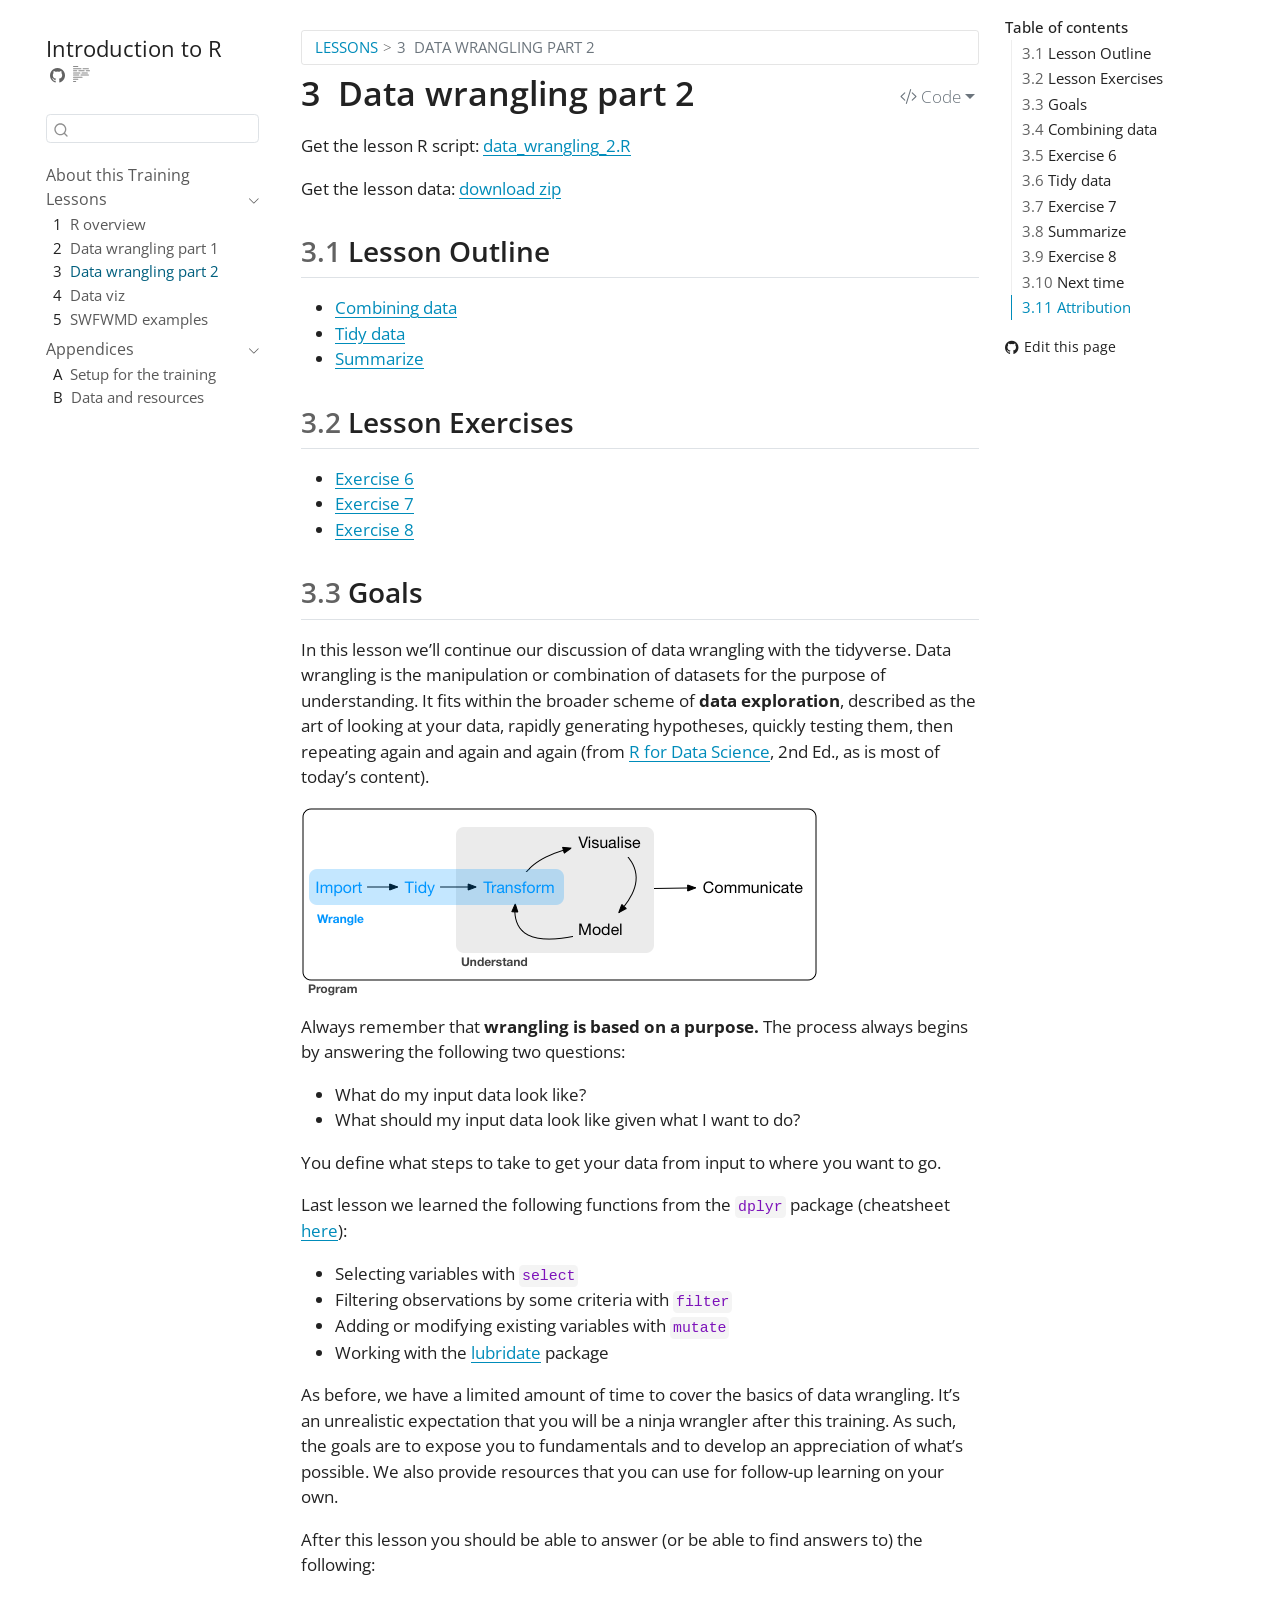
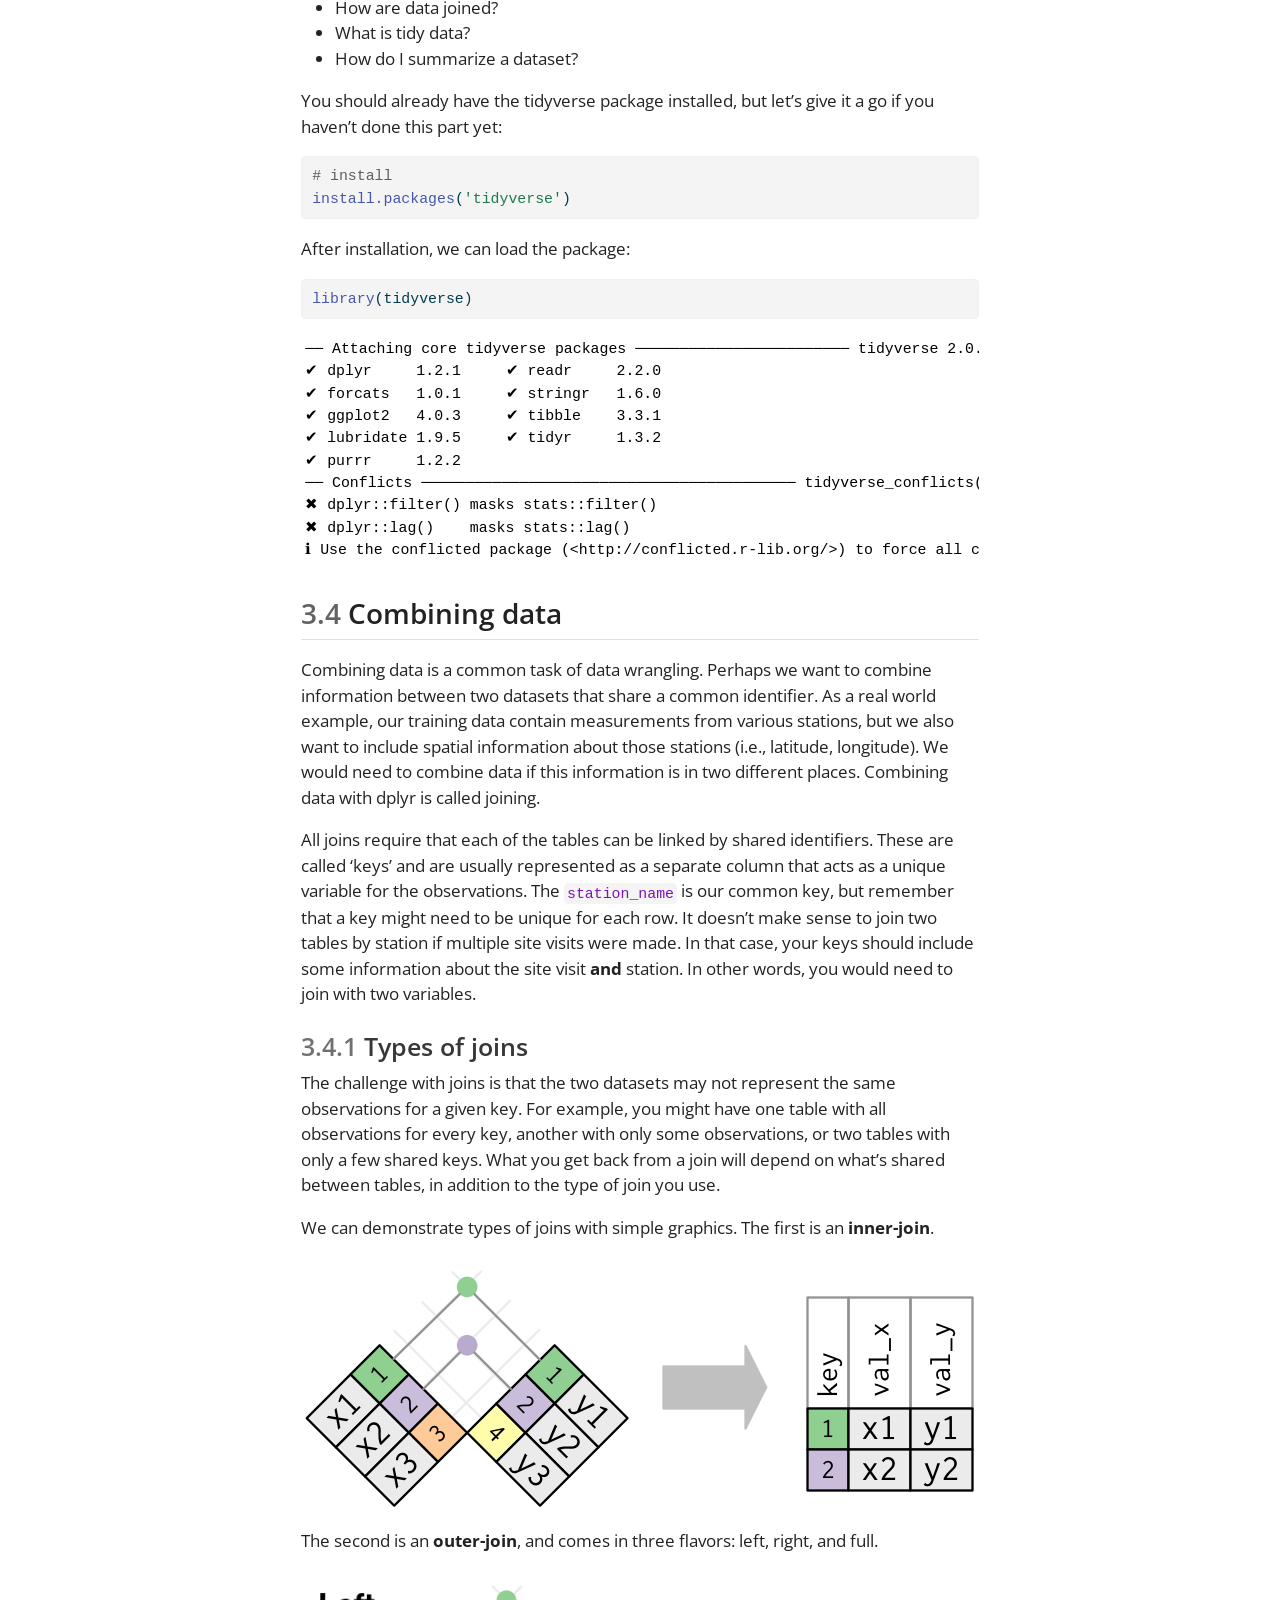
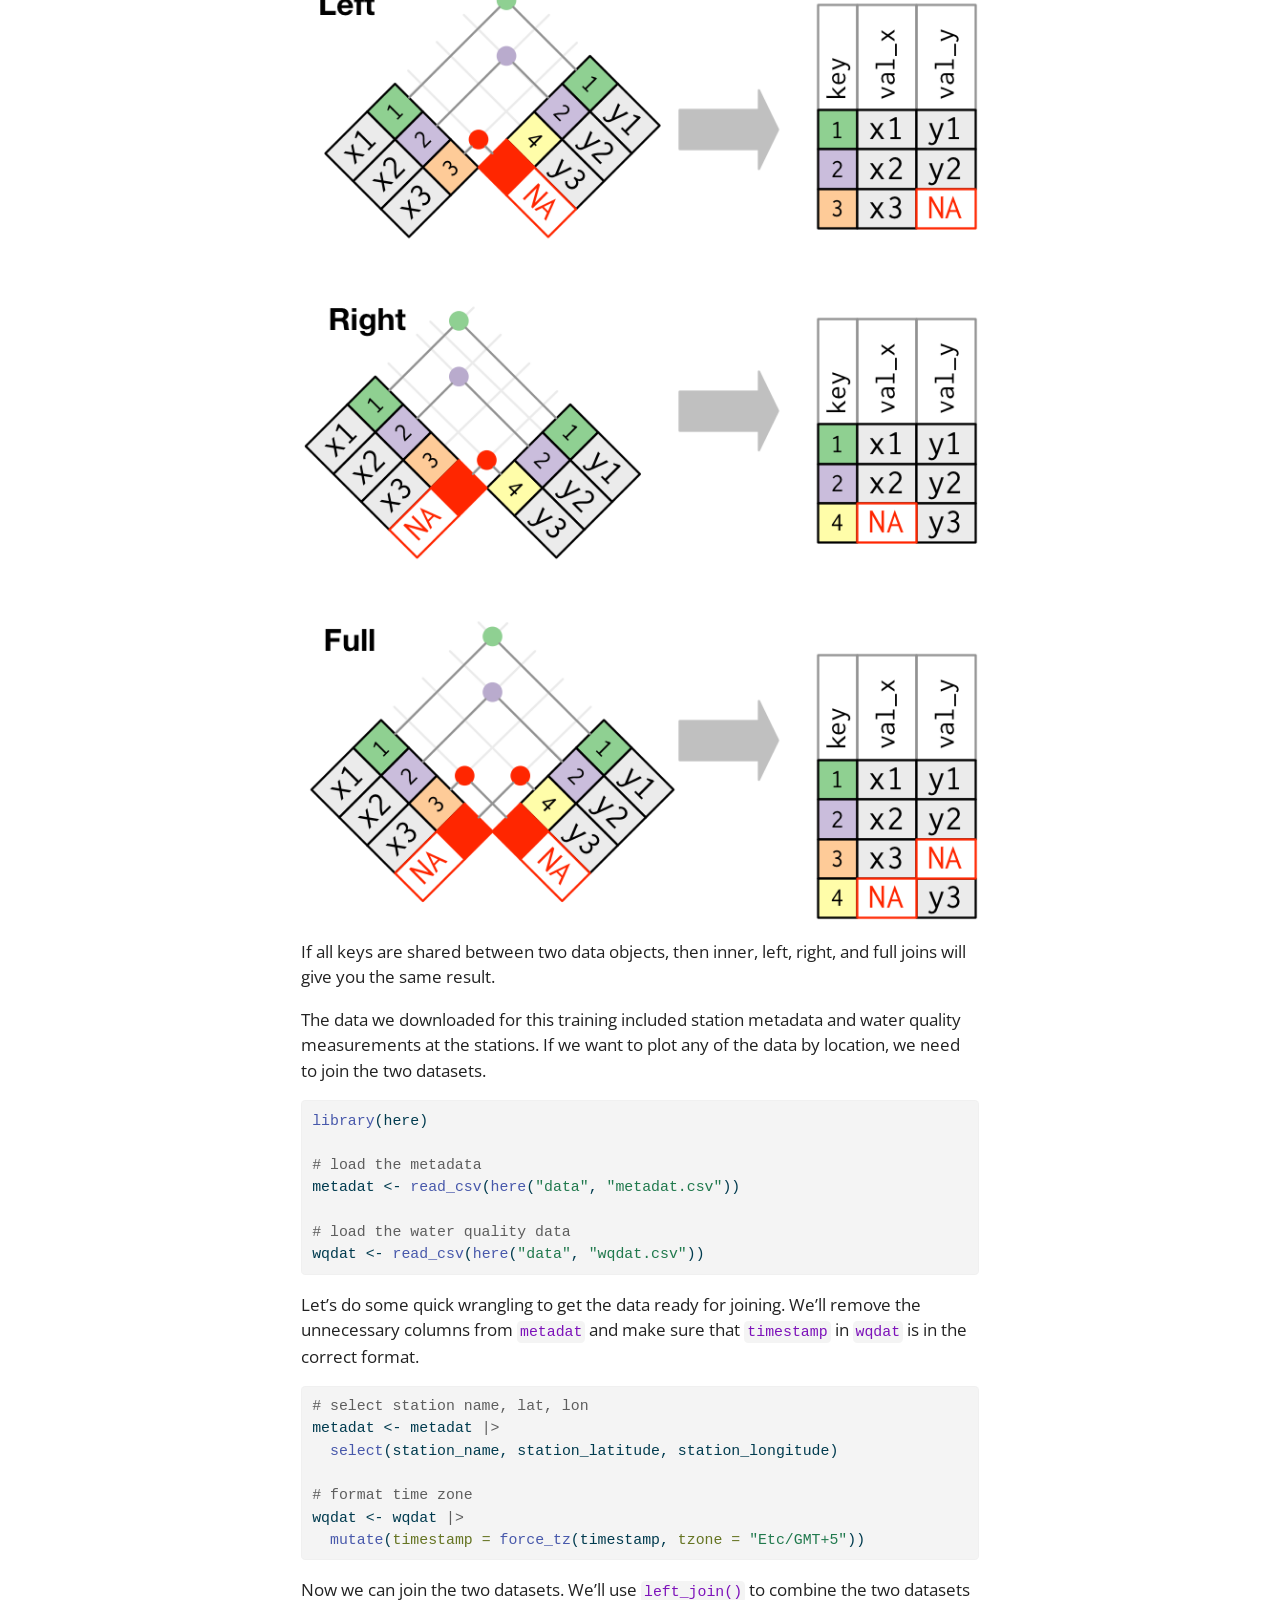
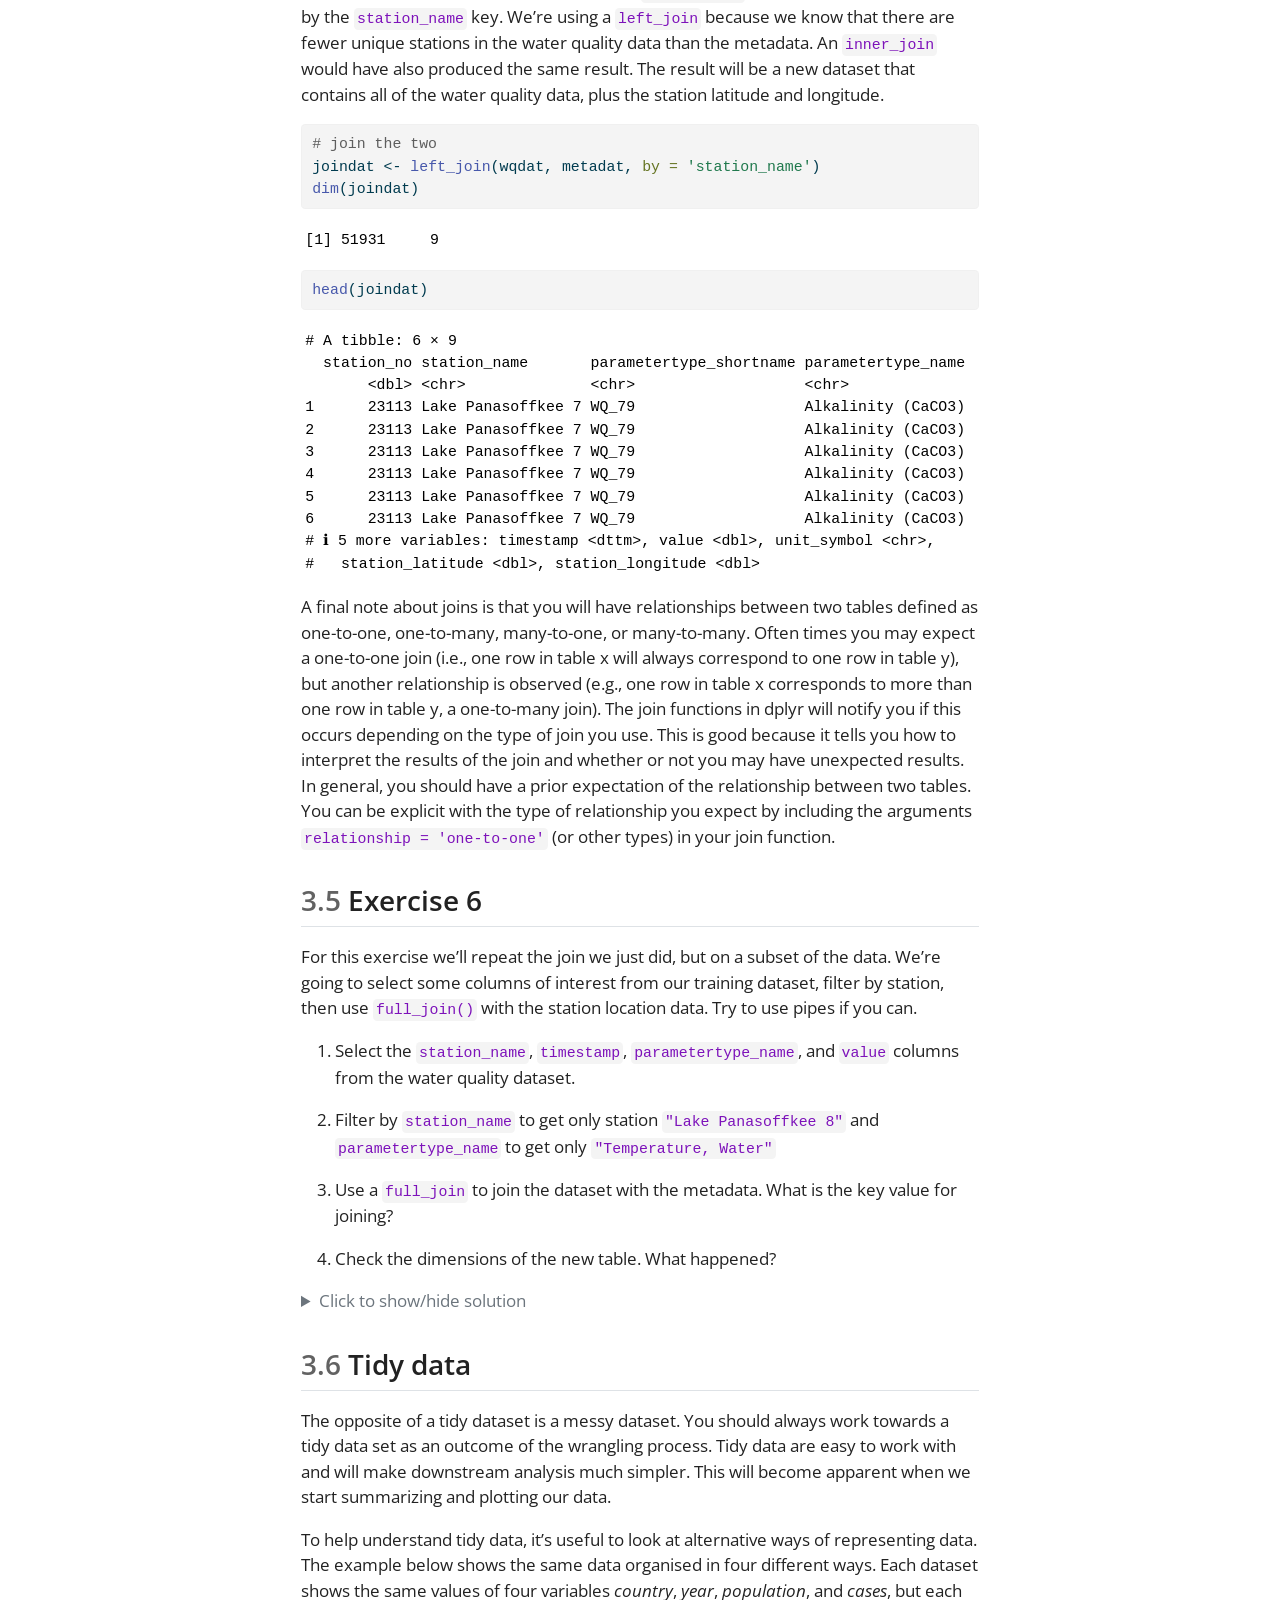
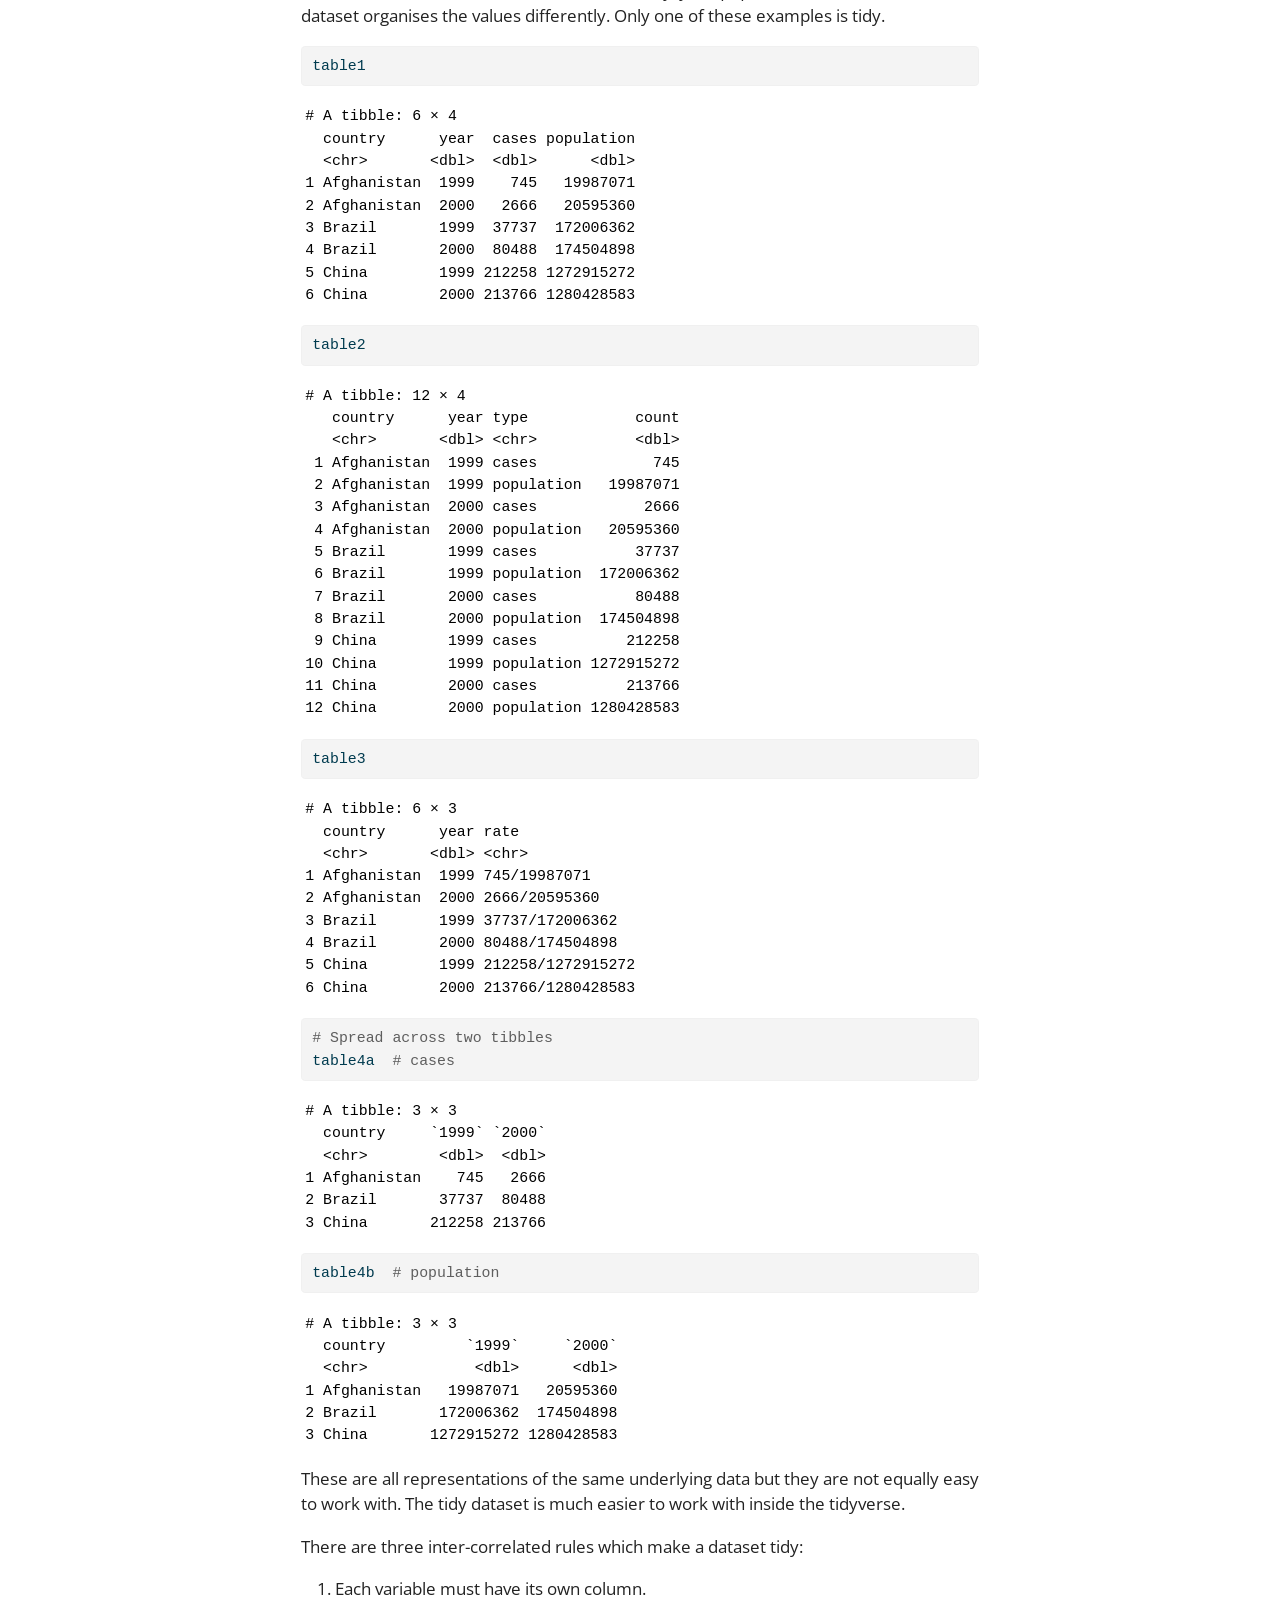
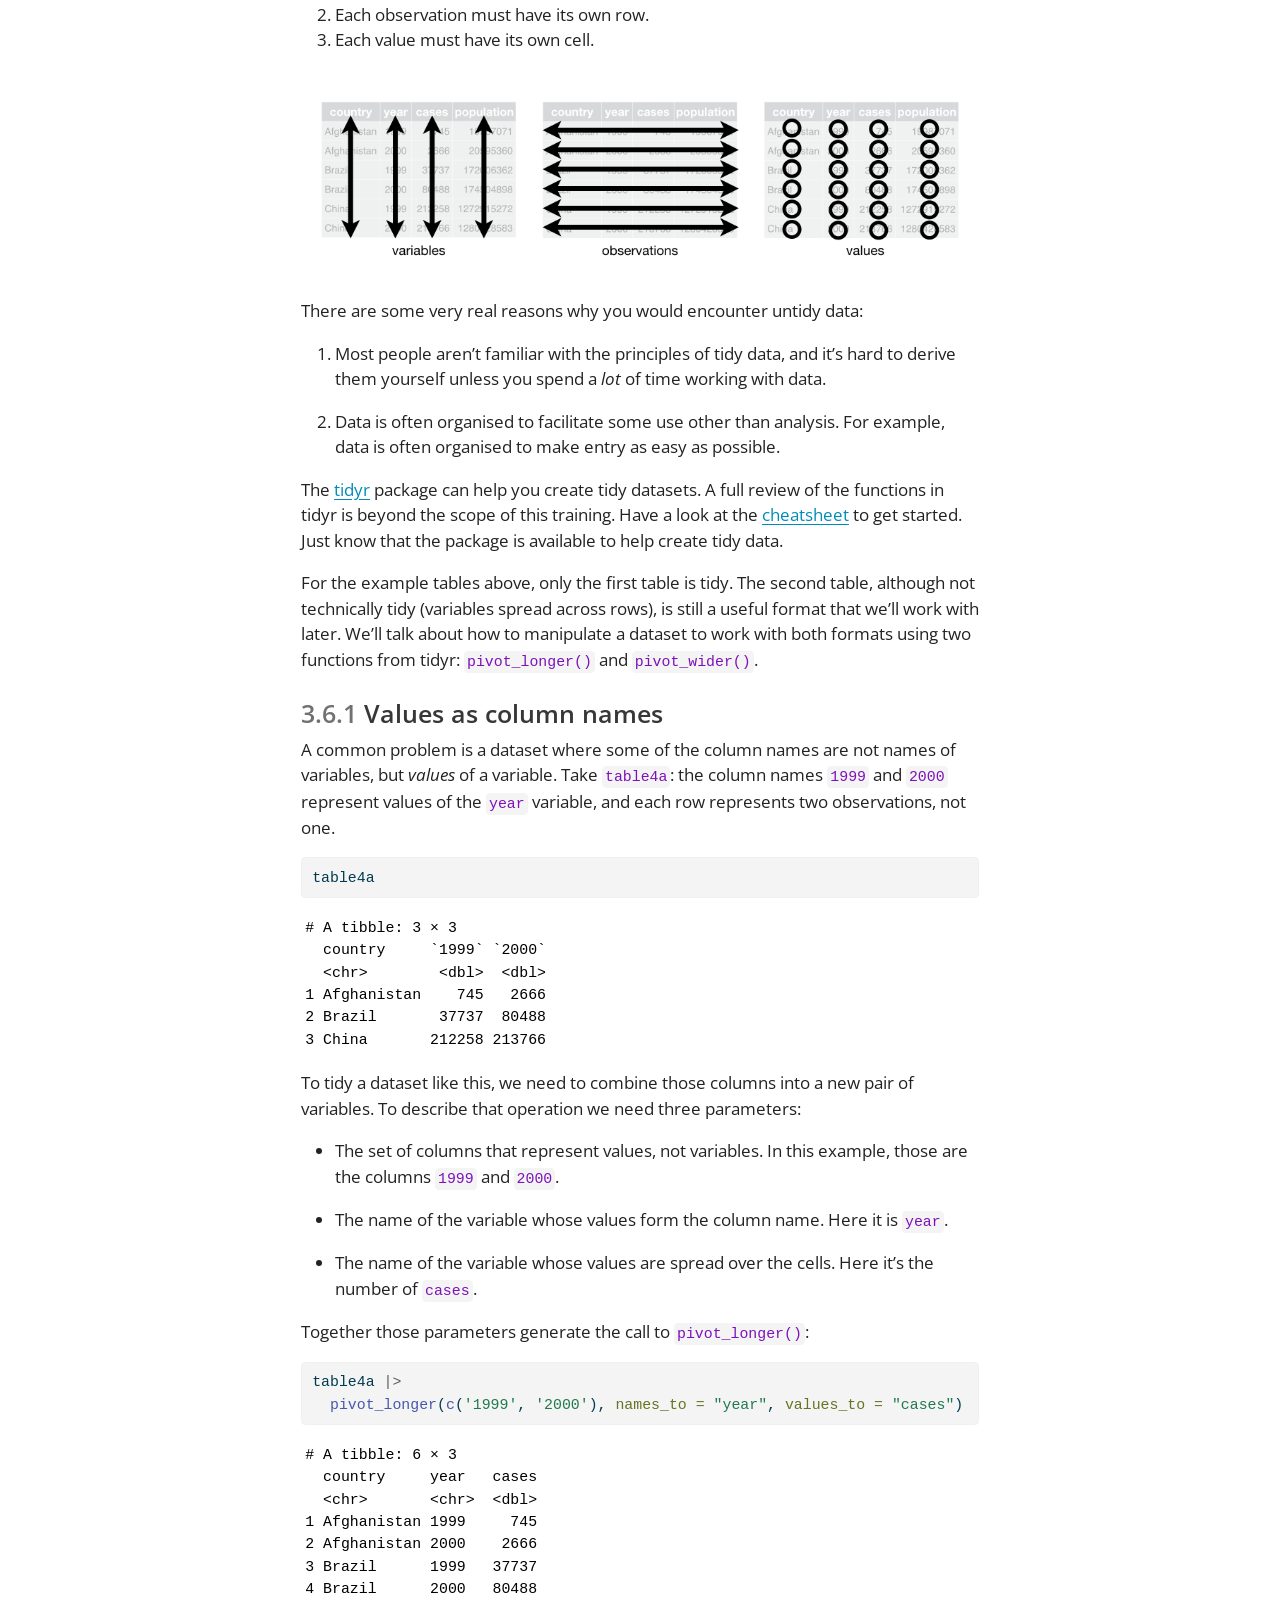
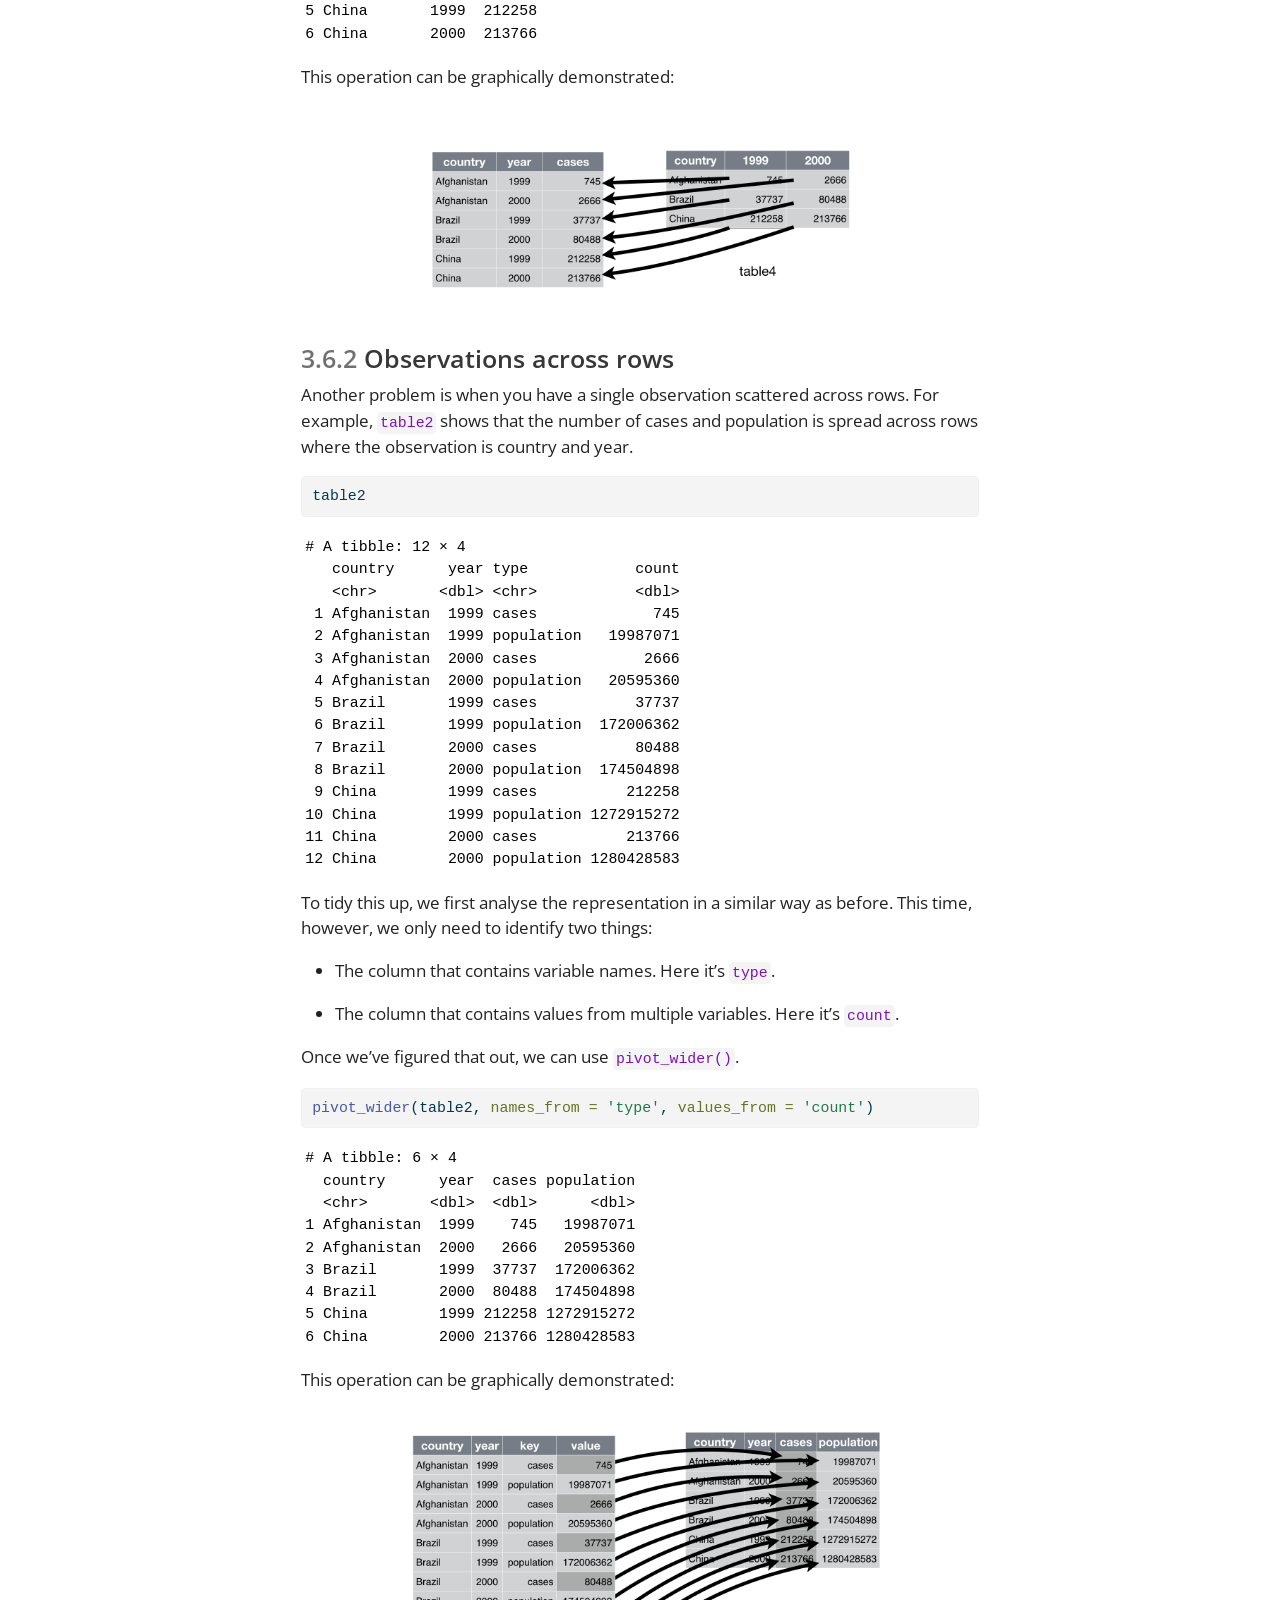
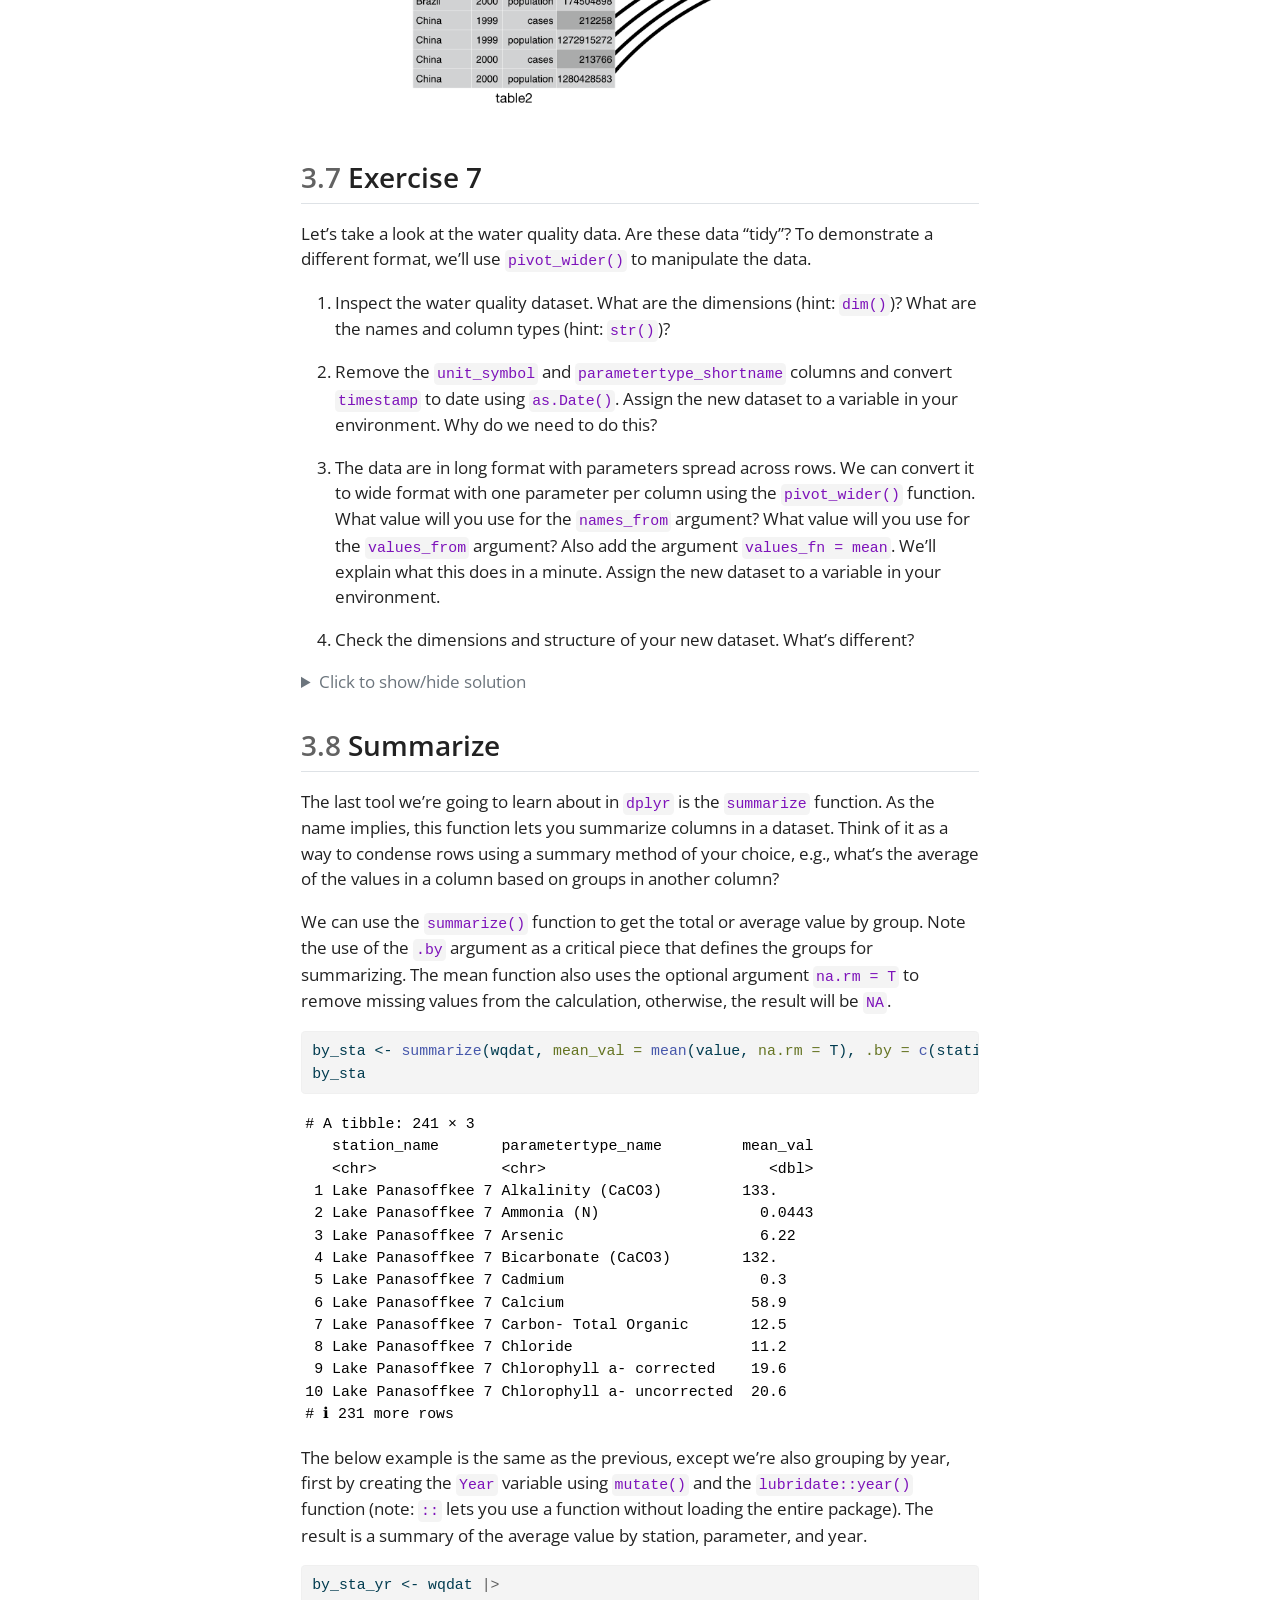
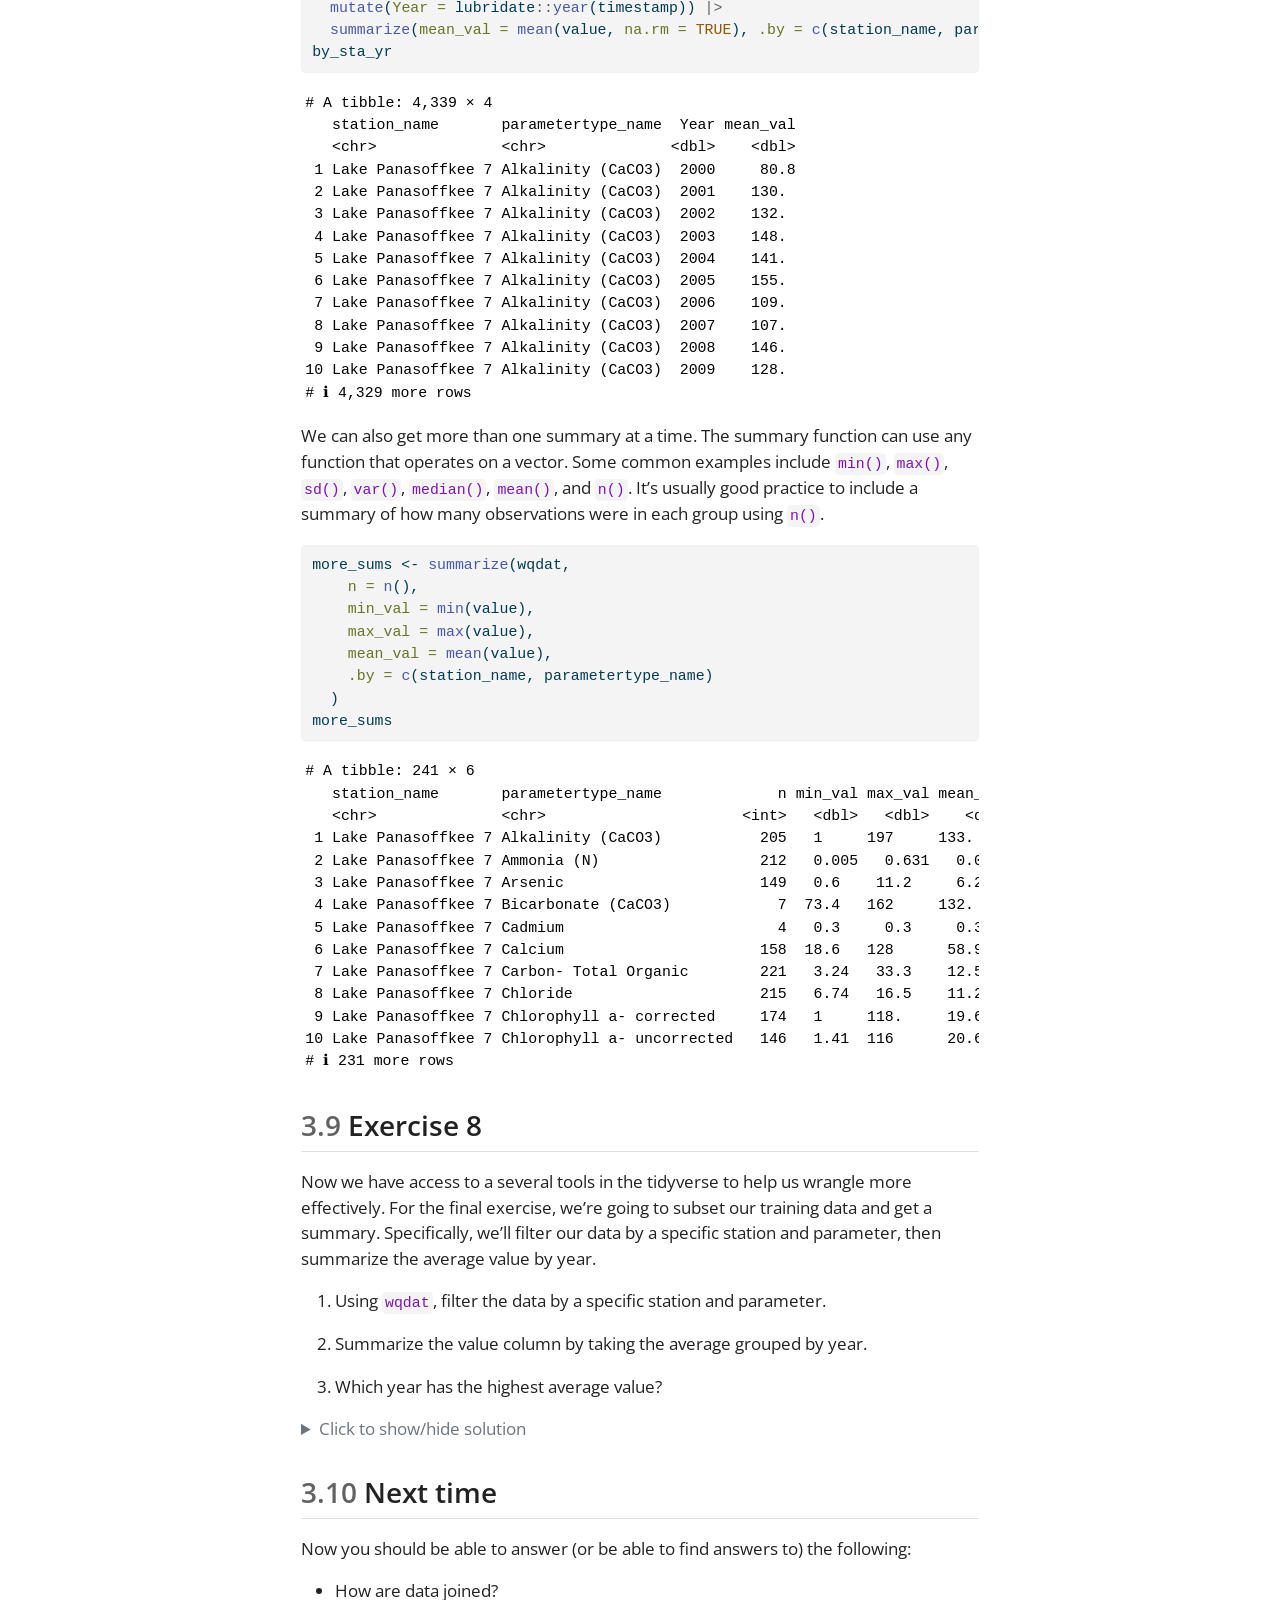
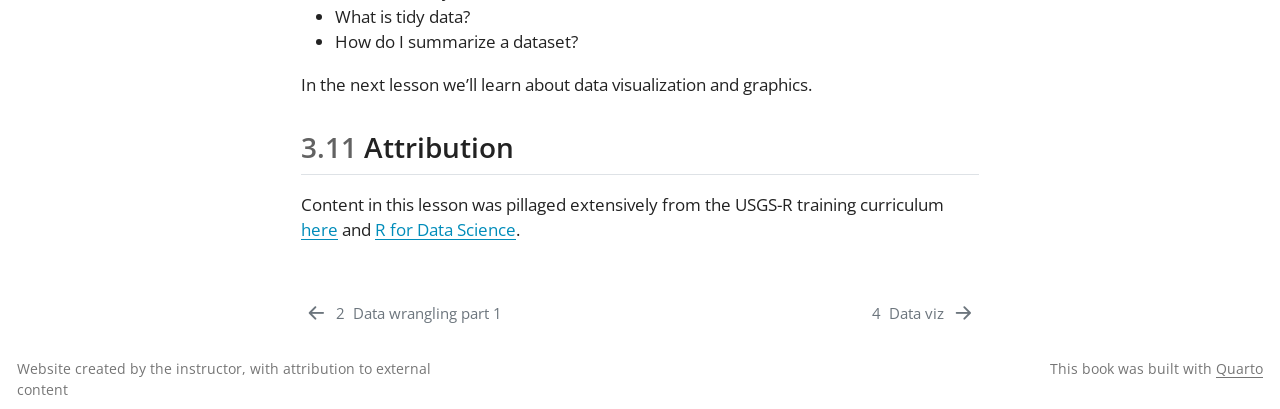
<file: data_wrangling_2.html>
<!DOCTYPE html>
<html xmlns="http://www.w3.org/1999/xhtml" lang="en" xml:lang="en"><head>

<meta charset="utf-8">
<meta name="generator" content="quarto-1.9.38">

<meta name="viewport" content="width=device-width, initial-scale=1.0, user-scalable=yes">


<title>3&nbsp; Data wrangling part 2 – Introduction to R</title>
<style>
/* Default styles provided by pandoc.
** See https://pandoc.org/MANUAL.html#variables-for-html for config info.
*/
code{white-space: pre-wrap;}
span.smallcaps{font-variant: small-caps;}
div.columns{display: flex; gap: min(4vw, 1.5em);}
div.column{flex: auto; overflow-x: auto;}
div.hanging-indent{margin-left: 1.5em; text-indent: -1.5em;}
ul.task-list{list-style: none;}
ul.task-list li input[type="checkbox"] {
  width: 0.8em;
  margin: 0 0.8em 0.2em -1em; /* quarto-specific, see https://github.com/quarto-dev/quarto-cli/issues/4556 */ 
  vertical-align: middle;
}
/* CSS for syntax highlighting */
html { -webkit-text-size-adjust: 100%; }
pre > code.sourceCode { white-space: pre; position: relative; }
pre > code.sourceCode > span { display: inline-block; line-height: 1.25; }
pre > code.sourceCode > span:empty { height: 1.2em; }
.sourceCode { overflow: visible; }
code.sourceCode > span { color: inherit; text-decoration: inherit; }
div.sourceCode { margin: 1em 0; }
pre.sourceCode { margin: 0; }
@media screen {
div.sourceCode { overflow: auto; }
}
@media print {
pre > code.sourceCode { white-space: pre-wrap; }
pre > code.sourceCode > span { text-indent: -5em; padding-left: 5em; }
}
pre.numberSource code
  { counter-reset: source-line 0; }
pre.numberSource code > span
  { position: relative; left: -4em; counter-increment: source-line; }
pre.numberSource code > span > a:first-child::before
  { content: counter(source-line);
    position: relative; left: -1em; text-align: right; vertical-align: baseline;
    border: none; display: inline-block;
    -webkit-touch-callout: none; -webkit-user-select: none;
    -khtml-user-select: none; -moz-user-select: none;
    -ms-user-select: none; user-select: none;
    padding: 0 4px; width: 4em;
  }
pre.numberSource { margin-left: 3em;  padding-left: 4px; }
div.sourceCode
  {   }
@media screen {
pre > code.sourceCode > span > a:first-child::before { text-decoration: underline; }
}
</style>


<script src="site_libs/quarto-nav/quarto-nav.js"></script>
<script src="site_libs/quarto-nav/headroom.min.js"></script>
<script src="site_libs/clipboard/clipboard.min.js"></script>
<script src="site_libs/quarto-search/autocomplete.umd.js"></script>
<script src="site_libs/quarto-search/fuse.min.js"></script>
<script src="site_libs/quarto-search/quarto-search.js"></script>
<meta name="quarto:offset" content="./">
<link href="./data_viz.html" rel="next">
<link href="./data_wrangling_1.html" rel="prev">
<script src="site_libs/quarto-html/quarto.js" type="module"></script>
<script src="site_libs/quarto-html/tabsets/tabsets.js" type="module"></script>
<script src="site_libs/quarto-html/popper.min.js"></script>
<script src="site_libs/quarto-html/tippy.umd.min.js"></script>
<script src="site_libs/quarto-html/anchor.min.js"></script>
<link href="site_libs/quarto-html/tippy.css" rel="stylesheet">
<link href="site_libs/quarto-html/quarto-syntax-highlighting-15634bcf2e68342d4ad2dfa704d543f6.css" rel="stylesheet" id="quarto-text-highlighting-styles">
<script src="site_libs/bootstrap/bootstrap.min.js"></script>
<link href="site_libs/bootstrap/bootstrap-icons.css" rel="stylesheet">
<link href="site_libs/bootstrap/bootstrap-e1dc7c06b84616ffc65b98f43969cebb.min.css" rel="stylesheet" append-hash="true" id="quarto-bootstrap" data-mode="light">
<script src="site_libs/quarto-contrib/glightbox/glightbox.min.js"></script>
<link href="site_libs/quarto-contrib/glightbox/glightbox.min.css" rel="stylesheet">
<link href="site_libs/quarto-contrib/glightbox/lightbox.css" rel="stylesheet">
<script id="quarto-search-options" type="application/json">{
  "location": "sidebar",
  "copy-button": false,
  "collapse-after": 3,
  "panel-placement": "start",
  "type": "textbox",
  "limit": 50,
  "keyboard-shortcut": [
    "f",
    "/",
    "s"
  ],
  "show-item-context": false,
  "language": {
    "search-no-results-text": "No results",
    "search-matching-documents-text": "matching documents",
    "search-copy-link-title": "Copy link to search",
    "search-hide-matches-text": "Hide additional matches",
    "search-more-match-text": "more match in this document",
    "search-more-matches-text": "more matches in this document",
    "search-clear-button-title": "Clear",
    "search-text-placeholder": "",
    "search-detached-cancel-button-title": "Cancel",
    "search-submit-button-title": "Submit",
    "search-label": "Search"
  }
}</script>


</head>

<body class="nav-sidebar floating quarto-light">

<div id="quarto-search-results"></div>
  <header id="quarto-header" class="headroom fixed-top">
  <nav class="quarto-secondary-nav">
    <div class="container-fluid d-flex">
      <button type="button" class="quarto-btn-toggle btn" data-bs-toggle="collapse" role="button" data-bs-target=".quarto-sidebar-collapse-item" aria-controls="quarto-sidebar" aria-expanded="false" aria-label="Toggle sidebar navigation" onclick="if (window.quartoToggleHeadroom) { window.quartoToggleHeadroom(); }">
        <i class="bi bi-layout-text-sidebar-reverse"></i>
      </button>
        <nav class="quarto-page-breadcrumbs" aria-label="breadcrumb"><ol class="breadcrumb"><li class="breadcrumb-item"><a href="./R_overview.html">Lessons</a></li><li class="breadcrumb-item"><a href="./data_wrangling_2.html"><span class="chapter-number">3</span>&nbsp; <span class="chapter-title">Data wrangling part 2</span></a></li></ol></nav>
        <a class="flex-grow-1" role="navigation" data-bs-toggle="collapse" data-bs-target=".quarto-sidebar-collapse-item" aria-controls="quarto-sidebar" aria-expanded="false" aria-label="Toggle sidebar navigation" onclick="if (window.quartoToggleHeadroom) { window.quartoToggleHeadroom(); }">      
        </a>
      <button type="button" class="btn quarto-search-button" aria-label="Search" onclick="window.quartoOpenSearch();">
        <i class="bi bi-search"></i>
      </button>
    </div>
  </nav>
</header>
<!-- content -->
<div id="quarto-content" class="quarto-container page-columns page-rows-contents page-layout-article">
<!-- sidebar -->
  <nav id="quarto-sidebar" class="sidebar collapse collapse-horizontal quarto-sidebar-collapse-item sidebar-navigation floating overflow-auto">
    <div class="pt-lg-2 mt-2 text-left sidebar-header">
    <div class="sidebar-title mb-0 py-0">
      <a href="./">Introduction to R</a> 
        <div class="sidebar-tools-main">
    <a href="https://github.com/tbep-tech/swfwmd-r-training" title="Source Code" class="quarto-navigation-tool px-1" aria-label="Source Code"><i class="bi bi-github"></i></a>
  <a href="" class="quarto-reader-toggle quarto-navigation-tool px-1" onclick="window.quartoToggleReader(); return false;" title="Toggle reader mode">
  <div class="quarto-reader-toggle-btn">
  <i class="bi"></i>
  </div>
</a>
</div>
    </div>
      </div>
        <div class="mt-2 flex-shrink-0 align-items-center">
        <div class="sidebar-search">
        <div id="quarto-search" class="" title="Search"></div>
        </div>
        </div>
    <div class="sidebar-menu-container"> 
    <ul class="list-unstyled mt-1">
        <li class="sidebar-item">
  <div class="sidebar-item-container"> 
  <a href="./index.html" class="sidebar-item-text sidebar-link">
 <span class="menu-text">About this Training</span></a>
  </div>
</li>
        <li class="sidebar-item sidebar-item-section">
      <div class="sidebar-item-container"> 
            <a class="sidebar-item-text sidebar-link text-start" data-bs-toggle="collapse" data-bs-target="#quarto-sidebar-section-1" role="navigation" aria-expanded="true">
 <span class="menu-text">Lessons</span></a>
          <a class="sidebar-item-toggle text-start" data-bs-toggle="collapse" data-bs-target="#quarto-sidebar-section-1" role="navigation" aria-expanded="true" aria-label="Toggle section">
            <i class="bi bi-chevron-right ms-2"></i>
          </a> 
      </div>
      <ul id="quarto-sidebar-section-1" class="collapse list-unstyled sidebar-section depth1 show">  
          <li class="sidebar-item">
  <div class="sidebar-item-container"> 
  <a href="./R_overview.html" class="sidebar-item-text sidebar-link">
 <span class="menu-text"><span class="chapter-number">1</span>&nbsp; <span class="chapter-title">R overview</span></span></a>
  </div>
</li>
          <li class="sidebar-item">
  <div class="sidebar-item-container"> 
  <a href="./data_wrangling_1.html" class="sidebar-item-text sidebar-link">
 <span class="menu-text"><span class="chapter-number">2</span>&nbsp; <span class="chapter-title">Data wrangling part 1</span></span></a>
  </div>
</li>
          <li class="sidebar-item">
  <div class="sidebar-item-container"> 
  <a href="./data_wrangling_2.html" class="sidebar-item-text sidebar-link active">
 <span class="menu-text"><span class="chapter-number">3</span>&nbsp; <span class="chapter-title">Data wrangling part 2</span></span></a>
  </div>
</li>
          <li class="sidebar-item">
  <div class="sidebar-item-container"> 
  <a href="./data_viz.html" class="sidebar-item-text sidebar-link">
 <span class="menu-text"><span class="chapter-number">4</span>&nbsp; <span class="chapter-title">Data viz</span></span></a>
  </div>
</li>
          <li class="sidebar-item">
  <div class="sidebar-item-container"> 
  <a href="./swfwmd_examples.html" class="sidebar-item-text sidebar-link">
 <span class="menu-text"><span class="chapter-number">5</span>&nbsp; <span class="chapter-title">SWFWMD examples</span></span></a>
  </div>
</li>
      </ul>
  </li>
        <li class="sidebar-item sidebar-item-section">
      <div class="sidebar-item-container"> 
            <a class="sidebar-item-text sidebar-link text-start" data-bs-toggle="collapse" data-bs-target="#quarto-sidebar-section-2" role="navigation" aria-expanded="true">
 <span class="menu-text">Appendices</span></a>
          <a class="sidebar-item-toggle text-start" data-bs-toggle="collapse" data-bs-target="#quarto-sidebar-section-2" role="navigation" aria-expanded="true" aria-label="Toggle section">
            <i class="bi bi-chevron-right ms-2"></i>
          </a> 
      </div>
      <ul id="quarto-sidebar-section-2" class="collapse list-unstyled sidebar-section depth1 show">  
          <li class="sidebar-item">
  <div class="sidebar-item-container"> 
  <a href="./setup.html" class="sidebar-item-text sidebar-link">
 <span class="menu-text"><span class="chapter-number">A</span>&nbsp; <span class="chapter-title">Setup for the training</span></span></a>
  </div>
</li>
          <li class="sidebar-item">
  <div class="sidebar-item-container"> 
  <a href="./data_resources.html" class="sidebar-item-text sidebar-link">
 <span class="menu-text"><span class="chapter-number">B</span>&nbsp; <span class="chapter-title">Data and resources</span></span></a>
  </div>
</li>
      </ul>
  </li>
    </ul>
    </div>
</nav>
<div id="quarto-sidebar-glass" class="quarto-sidebar-collapse-item" data-bs-toggle="collapse" data-bs-target=".quarto-sidebar-collapse-item"></div>
<!-- margin-sidebar -->
    <div id="quarto-margin-sidebar" class="sidebar margin-sidebar">
        <nav id="TOC" role="doc-toc" class="toc-active">
    <h2 id="toc-title">Table of contents</h2>
   
  <ul>
  <li><a href="#lesson-outline" id="toc-lesson-outline" class="nav-link active" data-scroll-target="#lesson-outline"><span class="header-section-number">3.1</span> Lesson Outline</a></li>
  <li><a href="#lesson-exercises" id="toc-lesson-exercises" class="nav-link" data-scroll-target="#lesson-exercises"><span class="header-section-number">3.2</span> Lesson Exercises</a></li>
  <li><a href="#goals" id="toc-goals" class="nav-link" data-scroll-target="#goals"><span class="header-section-number">3.3</span> Goals</a></li>
  <li><a href="#combining-data" id="toc-combining-data" class="nav-link" data-scroll-target="#combining-data"><span class="header-section-number">3.4</span> Combining data</a>
  <ul>
  <li><a href="#types-of-joins" id="toc-types-of-joins" class="nav-link" data-scroll-target="#types-of-joins"><span class="header-section-number">3.4.1</span> Types of joins</a></li>
  </ul></li>
  <li><a href="#exercise-6" id="toc-exercise-6" class="nav-link" data-scroll-target="#exercise-6"><span class="header-section-number">3.5</span> Exercise 6</a></li>
  <li><a href="#tidy-data" id="toc-tidy-data" class="nav-link" data-scroll-target="#tidy-data"><span class="header-section-number">3.6</span> Tidy data</a>
  <ul>
  <li><a href="#values-as-column-names" id="toc-values-as-column-names" class="nav-link" data-scroll-target="#values-as-column-names"><span class="header-section-number">3.6.1</span> Values as column names</a></li>
  <li><a href="#observations-across-rows" id="toc-observations-across-rows" class="nav-link" data-scroll-target="#observations-across-rows"><span class="header-section-number">3.6.2</span> Observations across rows</a></li>
  </ul></li>
  <li><a href="#exercise-7" id="toc-exercise-7" class="nav-link" data-scroll-target="#exercise-7"><span class="header-section-number">3.7</span> Exercise 7</a></li>
  <li><a href="#summarize" id="toc-summarize" class="nav-link" data-scroll-target="#summarize"><span class="header-section-number">3.8</span> Summarize</a></li>
  <li><a href="#exercise-8" id="toc-exercise-8" class="nav-link" data-scroll-target="#exercise-8"><span class="header-section-number">3.9</span> Exercise 8</a></li>
  <li><a href="#next-time" id="toc-next-time" class="nav-link" data-scroll-target="#next-time"><span class="header-section-number">3.10</span> Next time</a></li>
  <li><a href="#attribution" id="toc-attribution" class="nav-link" data-scroll-target="#attribution"><span class="header-section-number">3.11</span> Attribution</a></li>
  </ul>
<div class="toc-actions"><ul><li><a href="https://github.com/tbep-tech/swfwmd-r-training/edit/main/data_wrangling_2.qmd" class="toc-action"><i class="bi bi-github"></i>Edit this page</a></li></ul></div></nav>
    </div>
<!-- main -->
<main class="content" id="quarto-document-content">

<header id="title-block-header" class="quarto-title-block default"><nav class="quarto-page-breadcrumbs quarto-title-breadcrumbs d-none d-lg-block" aria-label="breadcrumb"><ol class="breadcrumb"><li class="breadcrumb-item"><a href="./R_overview.html">Lessons</a></li><li class="breadcrumb-item"><a href="./data_wrangling_2.html"><span class="chapter-number">3</span>&nbsp; <span class="chapter-title">Data wrangling part 2</span></a></li></ol></nav>
<div class="quarto-title">
<div class="quarto-title-block"><div><h1 class="title"><span id="sec-data_wrangling_2" class="quarto-section-identifier"><span class="chapter-number">3</span>&nbsp; <span class="chapter-title">Data wrangling part 2</span></span></h1><button type="button" class="btn code-tools-button dropdown-toggle" id="quarto-code-tools-menu" data-bs-toggle="dropdown" aria-expanded="false"><i class="bi"></i> Code</button><ul class="dropdown-menu dropdown-menu-end" aria-labelelledby="quarto-code-tools-menu"><li><a id="quarto-show-all-code" class="dropdown-item" href="javascript:void(0)" role="button">Show All Code</a></li><li><a id="quarto-hide-all-code" class="dropdown-item" href="javascript:void(0)" role="button">Hide All Code</a></li><li><hr class="dropdown-divider"></li><li><a id="quarto-view-source" class="dropdown-item" href="javascript:void(0)" role="button" data-quarto-source-url="https://github.com/tbep-tech/swfwmd-r-training/blob/main/data_wrangling_2.qmd">View Source</a></li></ul></div></div>
</div>



<div class="quarto-title-meta">

    
  
    
  </div>
  


</header>


<p>Get the lesson R script: <a href="data_wrangling_2.R">data_wrangling_2.R</a></p>
<p>Get the lesson data: <a href="data/data.zip">download zip</a></p>
<section id="lesson-outline" class="level2" data-number="3.1">
<h2 data-number="3.1" class="anchored" data-anchor-id="lesson-outline"><span class="header-section-number">3.1</span> Lesson Outline</h2>
<ul>
<li><a href="#combining-data">Combining data</a></li>
<li><a href="#tidy-data">Tidy data</a></li>
<li><a href="#summarize">Summarize</a></li>
</ul>
</section>
<section id="lesson-exercises" class="level2" data-number="3.2">
<h2 data-number="3.2" class="anchored" data-anchor-id="lesson-exercises"><span class="header-section-number">3.2</span> Lesson Exercises</h2>
<ul>
<li><a href="#exercise-6">Exercise 6</a></li>
<li><a href="#exercise-7">Exercise 7</a></li>
<li><a href="#exercise-8">Exercise 8</a></li>
</ul>
</section>
<section id="goals" class="level2" data-number="3.3">
<h2 data-number="3.3" class="anchored" data-anchor-id="goals"><span class="header-section-number">3.3</span> Goals</h2>
<p>In this lesson we’ll continue our discussion of data wrangling with the tidyverse. Data wrangling is the manipulation or combination of datasets for the purpose of understanding. It fits within the broader scheme of <strong>data exploration</strong>, described as the art of looking at your data, rapidly generating hypotheses, quickly testing them, then repeating again and again and again (from <a href="https://r4ds.hadley.nz/" target="_blank">R for Data Science</a>, 2nd Ed., as is most of today’s content).</p>
<p><a href="figs/data_wrangling_2/data-science-wrangle.png" class="lightbox" data-gallery="quarto-lightbox-gallery-1"><img src="figs/data_wrangling_2/data-science-wrangle.png" class="img-fluid"></a></p>
<p>Always remember that <strong>wrangling is based on a purpose.</strong> The process always begins by answering the following two questions:</p>
<ul>
<li>What do my input data look like?</li>
<li>What should my input data look like given what I want to do?</li>
</ul>
<p>You define what steps to take to get your data from input to where you want to go.</p>
<p>Last lesson we learned the following functions from the <code>dplyr</code> package (cheatsheet <a href="https://rstudio.github.io/cheatsheets/data-transformation.pdf" target="_blank">here</a>):</p>
<ul>
<li>Selecting variables with <code>select</code></li>
<li>Filtering observations by some criteria with <code>filter</code></li>
<li>Adding or modifying existing variables with <code>mutate</code></li>
<li>Working with the <a href="http://lubridate.tidyverse.org" target="_blank">lubridate</a> package</li>
</ul>
<p>As before, we have a limited amount of time to cover the basics of data wrangling. It’s an unrealistic expectation that you will be a ninja wrangler after this training. As such, the goals are to expose you to fundamentals and to develop an appreciation of what’s possible. We also provide resources that you can use for follow-up learning on your own.</p>
<p>After this lesson you should be able to answer (or be able to find answers to) the following:</p>
<ul>
<li>How are data joined?</li>
<li>What is tidy data?</li>
<li>How do I summarize a dataset?</li>
</ul>
<p>You should already have the tidyverse package installed, but let’s give it a go if you haven’t done this part yet:</p>
<div class="cell">
<div class="code-copy-outer-scaffold"><div class="sourceCode cell-code" id="cb1"><pre class="sourceCode r code-with-copy"><code class="sourceCode r"><span id="cb1-1"><a href="#cb1-1" aria-hidden="true" tabindex="-1"></a><span class="co"># install</span></span>
<span id="cb1-2"><a href="#cb1-2" aria-hidden="true" tabindex="-1"></a><span class="fu">install.packages</span>(<span class="st">'tidyverse'</span>)</span></code></pre></div><button title="Copy to Clipboard" class="code-copy-button"><i class="bi"></i></button></div>
</div>
<p>After installation, we can load the package:</p>
<div class="cell">
<div class="code-copy-outer-scaffold"><div class="sourceCode cell-code" id="cb2"><pre class="sourceCode r code-with-copy"><code class="sourceCode r"><span id="cb2-1"><a href="#cb2-1" aria-hidden="true" tabindex="-1"></a><span class="fu">library</span>(tidyverse)</span></code></pre></div><button title="Copy to Clipboard" class="code-copy-button"><i class="bi"></i></button></div>
<div class="cell-output cell-output-stderr">
<pre><code>── Attaching core tidyverse packages ──────────────────────── tidyverse 2.0.0 ──
✔ dplyr     1.2.1     ✔ readr     2.2.0
✔ forcats   1.0.1     ✔ stringr   1.6.0
✔ ggplot2   4.0.3     ✔ tibble    3.3.1
✔ lubridate 1.9.5     ✔ tidyr     1.3.2
✔ purrr     1.2.2     
── Conflicts ────────────────────────────────────────── tidyverse_conflicts() ──
✖ dplyr::filter() masks stats::filter()
✖ dplyr::lag()    masks stats::lag()
ℹ Use the conflicted package (&lt;http://conflicted.r-lib.org/&gt;) to force all conflicts to become errors</code></pre>
</div>
</div>
</section>
<section id="combining-data" class="level2" data-number="3.4">
<h2 data-number="3.4" class="anchored" data-anchor-id="combining-data"><span class="header-section-number">3.4</span> Combining data</h2>
<p>Combining data is a common task of data wrangling. Perhaps we want to combine information between two datasets that share a common identifier. As a real world example, our training data contain measurements from various stations, but we also want to include spatial information about those stations (i.e., latitude, longitude). We would need to combine data if this information is in two different places. Combining data with dplyr is called joining.</p>
<p>All joins require that each of the tables can be linked by shared identifiers. These are called ‘keys’ and are usually represented as a separate column that acts as a unique variable for the observations. The <code>station_name</code> is our common key, but remember that a key might need to be unique for each row. It doesn’t make sense to join two tables by station if multiple site visits were made. In that case, your keys should include some information about the site visit <strong>and</strong> station. In other words, you would need to join with two variables.</p>
<section id="types-of-joins" class="level3" data-number="3.4.1">
<h3 data-number="3.4.1" class="anchored" data-anchor-id="types-of-joins"><span class="header-section-number">3.4.1</span> Types of joins</h3>
<p>The challenge with joins is that the two datasets may not represent the same observations for a given key. For example, you might have one table with all observations for every key, another with only some observations, or two tables with only a few shared keys. What you get back from a join will depend on what’s shared between tables, in addition to the type of join you use.</p>
<p>We can demonstrate types of joins with simple graphics. The first is an <strong>inner-join</strong>.</p>
<p><a href="figs/data_wrangling_2/join-inner.png" class="lightbox" data-gallery="quarto-lightbox-gallery-2"><img src="figs/data_wrangling_2/join-inner.png" class="img-fluid"></a></p>
<p>The second is an <strong>outer-join</strong>, and comes in three flavors: left, right, and full.</p>
<p><a href="figs/data_wrangling_2/join-outer.png" class="lightbox" data-gallery="quarto-lightbox-gallery-3"><img src="figs/data_wrangling_2/join-outer.png" class="img-fluid"></a></p>
<p>If all keys are shared between two data objects, then inner, left, right, and full joins will give you the same result.</p>
<p>The data we downloaded for this training included station metadata and water quality measurements at the stations. If we want to plot any of the data by location, we need to join the two datasets.</p>
<div class="cell">
<div class="code-copy-outer-scaffold"><div class="sourceCode cell-code" id="cb4"><pre class="sourceCode r code-with-copy"><code class="sourceCode r"><span id="cb4-1"><a href="#cb4-1" aria-hidden="true" tabindex="-1"></a><span class="fu">library</span>(here)</span>
<span id="cb4-2"><a href="#cb4-2" aria-hidden="true" tabindex="-1"></a></span>
<span id="cb4-3"><a href="#cb4-3" aria-hidden="true" tabindex="-1"></a><span class="co"># load the metadata</span></span>
<span id="cb4-4"><a href="#cb4-4" aria-hidden="true" tabindex="-1"></a>metadat <span class="ot">&lt;-</span> <span class="fu">read_csv</span>(<span class="fu">here</span>(<span class="st">"data"</span>, <span class="st">"metadat.csv"</span>))</span>
<span id="cb4-5"><a href="#cb4-5" aria-hidden="true" tabindex="-1"></a></span>
<span id="cb4-6"><a href="#cb4-6" aria-hidden="true" tabindex="-1"></a><span class="co"># load the water quality data</span></span>
<span id="cb4-7"><a href="#cb4-7" aria-hidden="true" tabindex="-1"></a>wqdat <span class="ot">&lt;-</span> <span class="fu">read_csv</span>(<span class="fu">here</span>(<span class="st">"data"</span>, <span class="st">"wqdat.csv"</span>))</span></code></pre></div><button title="Copy to Clipboard" class="code-copy-button"><i class="bi"></i></button></div>
</div>
<p>Let’s do some quick wrangling to get the data ready for joining. We’ll remove the unnecessary columns from <code>metadat</code> and make sure that <code>timestamp</code> in <code>wqdat</code> is in the correct format.</p>
<div class="cell">
<div class="code-copy-outer-scaffold"><div class="sourceCode cell-code" id="cb5"><pre class="sourceCode r code-with-copy"><code class="sourceCode r"><span id="cb5-1"><a href="#cb5-1" aria-hidden="true" tabindex="-1"></a><span class="co"># select station name, lat, lon</span></span>
<span id="cb5-2"><a href="#cb5-2" aria-hidden="true" tabindex="-1"></a>metadat <span class="ot">&lt;-</span> metadat <span class="sc">|&gt;</span> </span>
<span id="cb5-3"><a href="#cb5-3" aria-hidden="true" tabindex="-1"></a>  <span class="fu">select</span>(station_name, station_latitude, station_longitude)</span>
<span id="cb5-4"><a href="#cb5-4" aria-hidden="true" tabindex="-1"></a></span>
<span id="cb5-5"><a href="#cb5-5" aria-hidden="true" tabindex="-1"></a><span class="co"># format time zone</span></span>
<span id="cb5-6"><a href="#cb5-6" aria-hidden="true" tabindex="-1"></a>wqdat <span class="ot">&lt;-</span> wqdat <span class="sc">|&gt;</span> </span>
<span id="cb5-7"><a href="#cb5-7" aria-hidden="true" tabindex="-1"></a>  <span class="fu">mutate</span>(<span class="at">timestamp =</span> <span class="fu">force_tz</span>(timestamp, <span class="at">tzone =</span> <span class="st">"Etc/GMT+5"</span>))</span></code></pre></div><button title="Copy to Clipboard" class="code-copy-button"><i class="bi"></i></button></div>
</div>
<p>Now we can join the two datasets. We’ll use <code>left_join()</code> to combine the two datasets by the <code>station_name</code> key. We’re using a <code>left_join</code> because we know that there are fewer unique stations in the water quality data than the metadata. An <code>inner_join</code> would have also produced the same result. The result will be a new dataset that contains all of the water quality data, plus the station latitude and longitude.</p>
<div class="cell">
<div class="code-copy-outer-scaffold"><div class="sourceCode cell-code" id="cb6"><pre class="sourceCode r code-with-copy"><code class="sourceCode r"><span id="cb6-1"><a href="#cb6-1" aria-hidden="true" tabindex="-1"></a><span class="co"># join the two </span></span>
<span id="cb6-2"><a href="#cb6-2" aria-hidden="true" tabindex="-1"></a>joindat <span class="ot">&lt;-</span> <span class="fu">left_join</span>(wqdat, metadat, <span class="at">by =</span> <span class="st">'station_name'</span>)</span>
<span id="cb6-3"><a href="#cb6-3" aria-hidden="true" tabindex="-1"></a><span class="fu">dim</span>(joindat)</span></code></pre></div><button title="Copy to Clipboard" class="code-copy-button"><i class="bi"></i></button></div>
<div class="cell-output cell-output-stdout">
<pre><code>[1] 51931     9</code></pre>
</div>
<div class="code-copy-outer-scaffold"><div class="sourceCode cell-code" id="cb8"><pre class="sourceCode r code-with-copy"><code class="sourceCode r"><span id="cb8-1"><a href="#cb8-1" aria-hidden="true" tabindex="-1"></a><span class="fu">head</span>(joindat)</span></code></pre></div><button title="Copy to Clipboard" class="code-copy-button"><i class="bi"></i></button></div>
<div class="cell-output cell-output-stdout">
<pre><code># A tibble: 6 × 9
  station_no station_name       parametertype_shortname parametertype_name
       &lt;dbl&gt; &lt;chr&gt;              &lt;chr&gt;                   &lt;chr&gt;             
1      23113 Lake Panasoffkee 7 WQ_79                   Alkalinity (CaCO3)
2      23113 Lake Panasoffkee 7 WQ_79                   Alkalinity (CaCO3)
3      23113 Lake Panasoffkee 7 WQ_79                   Alkalinity (CaCO3)
4      23113 Lake Panasoffkee 7 WQ_79                   Alkalinity (CaCO3)
5      23113 Lake Panasoffkee 7 WQ_79                   Alkalinity (CaCO3)
6      23113 Lake Panasoffkee 7 WQ_79                   Alkalinity (CaCO3)
# ℹ 5 more variables: timestamp &lt;dttm&gt;, value &lt;dbl&gt;, unit_symbol &lt;chr&gt;,
#   station_latitude &lt;dbl&gt;, station_longitude &lt;dbl&gt;</code></pre>
</div>
</div>
<p>A final note about joins is that you will have relationships between two tables defined as one-to-one, one-to-many, many-to-one, or many-to-many. Often times you may expect a one-to-one join (i.e., one row in table x will always correspond to one row in table y), but another relationship is observed (e.g., one row in table x corresponds to more than one row in table y, a one-to-many join). The join functions in dplyr will notify you if this occurs depending on the type of join you use. This is good because it tells you how to interpret the results of the join and whether or not you may have unexpected results. In general, you should have a prior expectation of the relationship between two tables. You can be explicit with the type of relationship you expect by including the arguments <code>relationship = 'one-to-one'</code> (or other types) in your join function.</p>
</section>
</section>
<section id="exercise-6" class="level2" data-number="3.5">
<h2 data-number="3.5" class="anchored" data-anchor-id="exercise-6"><span class="header-section-number">3.5</span> Exercise 6</h2>
<p>For this exercise we’ll repeat the join we just did, but on a subset of the data. We’re going to select some columns of interest from our training dataset, filter by station, then use <code>full_join()</code> with the station location data. Try to use pipes if you can.</p>
<ol type="1">
<li><p>Select the <code>station_name</code>, <code>timestamp</code>, <code>parametertype_name</code>, and <code>value</code> columns from the water quality dataset.</p></li>
<li><p>Filter by <code>station_name</code> to get only station <code>"Lake Panasoffkee 8"</code> and <code>parametertype_name</code> to get only <code>"Temperature, Water"</code></p></li>
<li><p>Use a <code>full_join</code> to join the dataset with the metadata. What is the key value for joining?</p></li>
<li><p>Check the dimensions of the new table. What happened?</p></li>
</ol>
<div class="cell">
<details class="code-fold">
<summary>Click to show/hide solution</summary>
<div class="code-copy-outer-scaffold"><div class="sourceCode cell-code" id="cb10"><pre class="sourceCode r code-with-copy"><code class="sourceCode r"><span id="cb10-1"><a href="#cb10-1" aria-hidden="true" tabindex="-1"></a><span class="co"># wrangle before join</span></span>
<span id="cb10-2"><a href="#cb10-2" aria-hidden="true" tabindex="-1"></a>joindat <span class="ot">&lt;-</span> wqdat <span class="sc">|&gt;</span> </span>
<span id="cb10-3"><a href="#cb10-3" aria-hidden="true" tabindex="-1"></a>  <span class="fu">select</span>(station_name, timestamp, parametertype_name, value) <span class="sc">|&gt;</span> </span>
<span id="cb10-4"><a href="#cb10-4" aria-hidden="true" tabindex="-1"></a>  <span class="fu">filter</span>(station_name <span class="sc">==</span> <span class="st">"Lake Panasoffkee 8"</span> <span class="sc">&amp;</span> parametertype_name <span class="sc">==</span> <span class="st">"Temperature, Water"</span>)</span>
<span id="cb10-5"><a href="#cb10-5" aria-hidden="true" tabindex="-1"></a></span>
<span id="cb10-6"><a href="#cb10-6" aria-hidden="true" tabindex="-1"></a><span class="fu">dim</span>(joindat)</span>
<span id="cb10-7"><a href="#cb10-7" aria-hidden="true" tabindex="-1"></a></span>
<span id="cb10-8"><a href="#cb10-8" aria-hidden="true" tabindex="-1"></a><span class="co"># full join</span></span>
<span id="cb10-9"><a href="#cb10-9" aria-hidden="true" tabindex="-1"></a>joindat <span class="ot">&lt;-</span> joindat <span class="sc">|&gt;</span> </span>
<span id="cb10-10"><a href="#cb10-10" aria-hidden="true" tabindex="-1"></a>  <span class="fu">full_join</span>(metadat, <span class="at">by =</span> <span class="st">'station_name'</span>)</span>
<span id="cb10-11"><a href="#cb10-11" aria-hidden="true" tabindex="-1"></a></span>
<span id="cb10-12"><a href="#cb10-12" aria-hidden="true" tabindex="-1"></a><span class="fu">dim</span>(joindat)</span></code></pre></div><button title="Copy to Clipboard" class="code-copy-button"><i class="bi"></i></button></div>
</details>
</div>
</section>
<section id="tidy-data" class="level2" data-number="3.6">
<h2 data-number="3.6" class="anchored" data-anchor-id="tidy-data"><span class="header-section-number">3.6</span> Tidy data</h2>
<p>The opposite of a tidy dataset is a messy dataset. You should always work towards a tidy data set as an outcome of the wrangling process. Tidy data are easy to work with and will make downstream analysis much simpler. This will become apparent when we start summarizing and plotting our data.</p>
<p>To help understand tidy data, it’s useful to look at alternative ways of representing data. The example below shows the same data organised in four different ways. Each dataset shows the same values of four variables <em>country</em>, <em>year</em>, <em>population</em>, and <em>cases</em>, but each dataset organises the values differently. Only one of these examples is tidy.</p>
<div class="cell">
<div class="code-copy-outer-scaffold"><div class="sourceCode cell-code" id="cb11"><pre class="sourceCode r code-with-copy"><code class="sourceCode r"><span id="cb11-1"><a href="#cb11-1" aria-hidden="true" tabindex="-1"></a>table1</span></code></pre></div><button title="Copy to Clipboard" class="code-copy-button"><i class="bi"></i></button></div>
<div class="cell-output cell-output-stdout">
<pre><code># A tibble: 6 × 4
  country      year  cases population
  &lt;chr&gt;       &lt;dbl&gt;  &lt;dbl&gt;      &lt;dbl&gt;
1 Afghanistan  1999    745   19987071
2 Afghanistan  2000   2666   20595360
3 Brazil       1999  37737  172006362
4 Brazil       2000  80488  174504898
5 China        1999 212258 1272915272
6 China        2000 213766 1280428583</code></pre>
</div>
<div class="code-copy-outer-scaffold"><div class="sourceCode cell-code" id="cb13"><pre class="sourceCode r code-with-copy"><code class="sourceCode r"><span id="cb13-1"><a href="#cb13-1" aria-hidden="true" tabindex="-1"></a>table2</span></code></pre></div><button title="Copy to Clipboard" class="code-copy-button"><i class="bi"></i></button></div>
<div class="cell-output cell-output-stdout">
<pre><code># A tibble: 12 × 4
   country      year type            count
   &lt;chr&gt;       &lt;dbl&gt; &lt;chr&gt;           &lt;dbl&gt;
 1 Afghanistan  1999 cases             745
 2 Afghanistan  1999 population   19987071
 3 Afghanistan  2000 cases            2666
 4 Afghanistan  2000 population   20595360
 5 Brazil       1999 cases           37737
 6 Brazil       1999 population  172006362
 7 Brazil       2000 cases           80488
 8 Brazil       2000 population  174504898
 9 China        1999 cases          212258
10 China        1999 population 1272915272
11 China        2000 cases          213766
12 China        2000 population 1280428583</code></pre>
</div>
<div class="code-copy-outer-scaffold"><div class="sourceCode cell-code" id="cb15"><pre class="sourceCode r code-with-copy"><code class="sourceCode r"><span id="cb15-1"><a href="#cb15-1" aria-hidden="true" tabindex="-1"></a>table3</span></code></pre></div><button title="Copy to Clipboard" class="code-copy-button"><i class="bi"></i></button></div>
<div class="cell-output cell-output-stdout">
<pre><code># A tibble: 6 × 3
  country      year rate             
  &lt;chr&gt;       &lt;dbl&gt; &lt;chr&gt;            
1 Afghanistan  1999 745/19987071     
2 Afghanistan  2000 2666/20595360    
3 Brazil       1999 37737/172006362  
4 Brazil       2000 80488/174504898  
5 China        1999 212258/1272915272
6 China        2000 213766/1280428583</code></pre>
</div>
<div class="code-copy-outer-scaffold"><div class="sourceCode cell-code" id="cb17"><pre class="sourceCode r code-with-copy"><code class="sourceCode r"><span id="cb17-1"><a href="#cb17-1" aria-hidden="true" tabindex="-1"></a><span class="co"># Spread across two tibbles</span></span>
<span id="cb17-2"><a href="#cb17-2" aria-hidden="true" tabindex="-1"></a>table4a  <span class="co"># cases</span></span></code></pre></div><button title="Copy to Clipboard" class="code-copy-button"><i class="bi"></i></button></div>
<div class="cell-output cell-output-stdout">
<pre><code># A tibble: 3 × 3
  country     `1999` `2000`
  &lt;chr&gt;        &lt;dbl&gt;  &lt;dbl&gt;
1 Afghanistan    745   2666
2 Brazil       37737  80488
3 China       212258 213766</code></pre>
</div>
<div class="code-copy-outer-scaffold"><div class="sourceCode cell-code" id="cb19"><pre class="sourceCode r code-with-copy"><code class="sourceCode r"><span id="cb19-1"><a href="#cb19-1" aria-hidden="true" tabindex="-1"></a>table4b  <span class="co"># population</span></span></code></pre></div><button title="Copy to Clipboard" class="code-copy-button"><i class="bi"></i></button></div>
<div class="cell-output cell-output-stdout">
<pre><code># A tibble: 3 × 3
  country         `1999`     `2000`
  &lt;chr&gt;            &lt;dbl&gt;      &lt;dbl&gt;
1 Afghanistan   19987071   20595360
2 Brazil       172006362  174504898
3 China       1272915272 1280428583</code></pre>
</div>
</div>
<p>These are all representations of the same underlying data but they are not equally easy to work with. The tidy dataset is much easier to work with inside the tidyverse.</p>
<p>There are three inter-correlated rules which make a dataset tidy:</p>
<ol type="1">
<li>Each variable must have its own column.</li>
<li>Each observation must have its own row.</li>
<li>Each value must have its own cell.</li>
</ol>
<p><a href="figs/data_wrangling_2/tidy-1.png" class="lightbox" data-gallery="quarto-lightbox-gallery-4"><img src="figs/data_wrangling_2/tidy-1.png" class="img-fluid"></a></p>
<p>There are some very real reasons why you would encounter untidy data:</p>
<ol type="1">
<li><p>Most people aren’t familiar with the principles of tidy data, and it’s hard to derive them yourself unless you spend a <em>lot</em> of time working with data.</p></li>
<li><p>Data is often organised to facilitate some use other than analysis. For example, data is often organised to make entry as easy as possible.</p></li>
</ol>
<p>The <a href="https://tidyr.tidyverse.org/" target="_blank">tidyr</a> package can help you create tidy datasets. A full review of the functions in tidyr is beyond the scope of this training. Have a look at the <a href="https://rstudio.github.io/cheatsheets/tidyr.pdf" target="_blank">cheatsheet</a> to get started. Just know that the package is available to help create tidy data.</p>
<p>For the example tables above, only the first table is tidy. The second table, although not technically tidy (variables spread across rows), is still a useful format that we’ll work with later. We’ll talk about how to manipulate a dataset to work with both formats using two functions from tidyr: <code>pivot_longer()</code> and <code>pivot_wider()</code>.</p>
<section id="values-as-column-names" class="level3" data-number="3.6.1">
<h3 data-number="3.6.1" class="anchored" data-anchor-id="values-as-column-names"><span class="header-section-number">3.6.1</span> Values as column names</h3>
<p>A common problem is a dataset where some of the column names are not names of variables, but <em>values</em> of a variable. Take <code>table4a</code>: the column names <code>1999</code> and <code>2000</code> represent values of the <code>year</code> variable, and each row represents two observations, not one.</p>
<div class="cell">
<div class="code-copy-outer-scaffold"><div class="sourceCode cell-code" id="cb21"><pre class="sourceCode r code-with-copy"><code class="sourceCode r"><span id="cb21-1"><a href="#cb21-1" aria-hidden="true" tabindex="-1"></a>table4a</span></code></pre></div><button title="Copy to Clipboard" class="code-copy-button"><i class="bi"></i></button></div>
<div class="cell-output cell-output-stdout">
<pre><code># A tibble: 3 × 3
  country     `1999` `2000`
  &lt;chr&gt;        &lt;dbl&gt;  &lt;dbl&gt;
1 Afghanistan    745   2666
2 Brazil       37737  80488
3 China       212258 213766</code></pre>
</div>
</div>
<p>To tidy a dataset like this, we need to combine those columns into a new pair of variables. To describe that operation we need three parameters:</p>
<ul>
<li><p>The set of columns that represent values, not variables. In this example, those are the columns <code>1999</code> and <code>2000</code>.</p></li>
<li><p>The name of the variable whose values form the column name. Here it is <code>year</code>.</p></li>
<li><p>The name of the variable whose values are spread over the cells. Here it’s the number of <code>cases</code>.</p></li>
</ul>
<p>Together those parameters generate the call to <code>pivot_longer()</code>:</p>
<div class="cell">
<div class="code-copy-outer-scaffold"><div class="sourceCode cell-code" id="cb23"><pre class="sourceCode r code-with-copy"><code class="sourceCode r"><span id="cb23-1"><a href="#cb23-1" aria-hidden="true" tabindex="-1"></a>table4a <span class="sc">|&gt;</span></span>
<span id="cb23-2"><a href="#cb23-2" aria-hidden="true" tabindex="-1"></a>  <span class="fu">pivot_longer</span>(<span class="fu">c</span>(<span class="st">'1999'</span>, <span class="st">'2000'</span>), <span class="at">names_to =</span> <span class="st">"year"</span>, <span class="at">values_to =</span> <span class="st">"cases"</span>)</span></code></pre></div><button title="Copy to Clipboard" class="code-copy-button"><i class="bi"></i></button></div>
<div class="cell-output cell-output-stdout">
<pre><code># A tibble: 6 × 3
  country     year   cases
  &lt;chr&gt;       &lt;chr&gt;  &lt;dbl&gt;
1 Afghanistan 1999     745
2 Afghanistan 2000    2666
3 Brazil      1999   37737
4 Brazil      2000   80488
5 China       1999  212258
6 China       2000  213766</code></pre>
</div>
</div>
<p>This operation can be graphically demonstrated:</p>
<p><a href="figs/data_wrangling_2/tidy-9.png" class="lightbox" data-gallery="quarto-lightbox-gallery-5"><img src="figs/data_wrangling_2/tidy-9.png" class="img-fluid"></a></p>
</section>
<section id="observations-across-rows" class="level3" data-number="3.6.2">
<h3 data-number="3.6.2" class="anchored" data-anchor-id="observations-across-rows"><span class="header-section-number">3.6.2</span> Observations across rows</h3>
<p>Another problem is when you have a single observation scattered across rows. For example, <code>table2</code> shows that the number of cases and population is spread across rows where the observation is country and year.</p>
<div class="cell">
<div class="code-copy-outer-scaffold"><div class="sourceCode cell-code" id="cb25"><pre class="sourceCode r code-with-copy"><code class="sourceCode r"><span id="cb25-1"><a href="#cb25-1" aria-hidden="true" tabindex="-1"></a>table2</span></code></pre></div><button title="Copy to Clipboard" class="code-copy-button"><i class="bi"></i></button></div>
<div class="cell-output cell-output-stdout">
<pre><code># A tibble: 12 × 4
   country      year type            count
   &lt;chr&gt;       &lt;dbl&gt; &lt;chr&gt;           &lt;dbl&gt;
 1 Afghanistan  1999 cases             745
 2 Afghanistan  1999 population   19987071
 3 Afghanistan  2000 cases            2666
 4 Afghanistan  2000 population   20595360
 5 Brazil       1999 cases           37737
 6 Brazil       1999 population  172006362
 7 Brazil       2000 cases           80488
 8 Brazil       2000 population  174504898
 9 China        1999 cases          212258
10 China        1999 population 1272915272
11 China        2000 cases          213766
12 China        2000 population 1280428583</code></pre>
</div>
</div>
<p>To tidy this up, we first analyse the representation in a similar way as before. This time, however, we only need to identify two things:</p>
<ul>
<li><p>The column that contains variable names. Here it’s <code>type</code>.</p></li>
<li><p>The column that contains values from multiple variables. Here it’s <code>count</code>.</p></li>
</ul>
<p>Once we’ve figured that out, we can use <code>pivot_wider()</code>.</p>
<div class="cell">
<div class="code-copy-outer-scaffold"><div class="sourceCode cell-code" id="cb27"><pre class="sourceCode r code-with-copy"><code class="sourceCode r"><span id="cb27-1"><a href="#cb27-1" aria-hidden="true" tabindex="-1"></a><span class="fu">pivot_wider</span>(table2, <span class="at">names_from =</span> <span class="st">'type'</span>, <span class="at">values_from =</span> <span class="st">'count'</span>)</span></code></pre></div><button title="Copy to Clipboard" class="code-copy-button"><i class="bi"></i></button></div>
<div class="cell-output cell-output-stdout">
<pre><code># A tibble: 6 × 4
  country      year  cases population
  &lt;chr&gt;       &lt;dbl&gt;  &lt;dbl&gt;      &lt;dbl&gt;
1 Afghanistan  1999    745   19987071
2 Afghanistan  2000   2666   20595360
3 Brazil       1999  37737  172006362
4 Brazil       2000  80488  174504898
5 China        1999 212258 1272915272
6 China        2000 213766 1280428583</code></pre>
</div>
</div>
<p>This operation can be graphically demonstrated:</p>
<p><a href="figs/data_wrangling_2/tidy-8.png" class="lightbox" data-gallery="quarto-lightbox-gallery-6"><img src="figs/data_wrangling_2/tidy-8.png" class="img-fluid"></a></p>
</section>
</section>
<section id="exercise-7" class="level2" data-number="3.7">
<h2 data-number="3.7" class="anchored" data-anchor-id="exercise-7"><span class="header-section-number">3.7</span> Exercise 7</h2>
<p>Let’s take a look at the water quality data. Are these data “tidy”? To demonstrate a different format, we’ll use <code>pivot_wider()</code> to manipulate the data.</p>
<ol type="1">
<li><p>Inspect the water quality dataset. What are the dimensions (hint: <code>dim()</code>)? What are the names and column types (hint: <code>str()</code>)?</p></li>
<li><p>Remove the <code>unit_symbol</code> and <code>parametertype_shortname</code> columns and convert <code>timestamp</code> to date using <code>as.Date()</code>. Assign the new dataset to a variable in your environment. Why do we need to do this?</p></li>
<li><p>The data are in long format with parameters spread across rows. We can convert it to wide format with one parameter per column using the <code>pivot_wider()</code> function. What value will you use for the <code>names_from</code> argument? What value will you use for the <code>values_from</code> argument? Also add the argument <code>values_fn = mean</code>. We’ll explain what this does in a minute. Assign the new dataset to a variable in your environment.</p></li>
<li><p>Check the dimensions and structure of your new dataset. What’s different?</p></li>
</ol>
<div class="cell">
<details class="code-fold">
<summary>Click to show/hide solution</summary>
<div class="code-copy-outer-scaffold"><div class="sourceCode cell-code" id="cb29"><pre class="sourceCode r code-with-copy"><code class="sourceCode r"><span id="cb29-1"><a href="#cb29-1" aria-hidden="true" tabindex="-1"></a><span class="co"># check dimensions, structure</span></span>
<span id="cb29-2"><a href="#cb29-2" aria-hidden="true" tabindex="-1"></a><span class="fu">dim</span>(wqdat)</span>
<span id="cb29-3"><a href="#cb29-3" aria-hidden="true" tabindex="-1"></a><span class="fu">str</span>(wqdat)</span>
<span id="cb29-4"><a href="#cb29-4" aria-hidden="true" tabindex="-1"></a></span>
<span id="cb29-5"><a href="#cb29-5" aria-hidden="true" tabindex="-1"></a><span class="co"># convert dat to wide format</span></span>
<span id="cb29-6"><a href="#cb29-6" aria-hidden="true" tabindex="-1"></a>widedat <span class="ot">&lt;-</span> wqdat <span class="sc">|&gt;</span></span>
<span id="cb29-7"><a href="#cb29-7" aria-hidden="true" tabindex="-1"></a>  <span class="fu">select</span>(<span class="sc">-</span>unit_symbol, <span class="sc">-</span>parametertype_shortname) <span class="sc">|&gt;</span></span>
<span id="cb29-8"><a href="#cb29-8" aria-hidden="true" tabindex="-1"></a>  <span class="fu">mutate</span>(<span class="at">timestamp =</span> <span class="fu">as.Date</span>(timestamp)) <span class="sc">|&gt;</span> </span>
<span id="cb29-9"><a href="#cb29-9" aria-hidden="true" tabindex="-1"></a>  <span class="fu">pivot_wider</span>(<span class="at">names_from =</span> parametertype_name, <span class="at">values_from =</span> value, <span class="at">values_fn =</span> mean)</span>
<span id="cb29-10"><a href="#cb29-10" aria-hidden="true" tabindex="-1"></a></span>
<span id="cb29-11"><a href="#cb29-11" aria-hidden="true" tabindex="-1"></a><span class="co"># check dimensions, structure</span></span>
<span id="cb29-12"><a href="#cb29-12" aria-hidden="true" tabindex="-1"></a><span class="fu">dim</span>(widedat)</span>
<span id="cb29-13"><a href="#cb29-13" aria-hidden="true" tabindex="-1"></a><span class="fu">str</span>(widedat)</span></code></pre></div><button title="Copy to Clipboard" class="code-copy-button"><i class="bi"></i></button></div>
</details>
</div>
</section>
<section id="summarize" class="level2" data-number="3.8">
<h2 data-number="3.8" class="anchored" data-anchor-id="summarize"><span class="header-section-number">3.8</span> Summarize</h2>
<p>The last tool we’re going to learn about in <code>dplyr</code> is the <code>summarize</code> function. As the name implies, this function lets you summarize columns in a dataset. Think of it as a way to condense rows using a summary method of your choice, e.g., what’s the average of the values in a column based on groups in another column?</p>
<p>We can use the <code>summarize()</code> function to get the total or average value by group. Note the use of the <code>.by</code> argument as a critical piece that defines the groups for summarizing. The mean function also uses the optional argument <code>na.rm = T</code> to remove missing values from the calculation, otherwise, the result will be <code>NA</code>.</p>
<div class="cell">
<div class="code-copy-outer-scaffold"><div class="sourceCode cell-code" id="cb30"><pre class="sourceCode r code-with-copy"><code class="sourceCode r"><span id="cb30-1"><a href="#cb30-1" aria-hidden="true" tabindex="-1"></a>by_sta <span class="ot">&lt;-</span> <span class="fu">summarize</span>(wqdat, <span class="at">mean_val =</span> <span class="fu">mean</span>(value, <span class="at">na.rm =</span> T), <span class="at">.by =</span> <span class="fu">c</span>(station_name, parametertype_name))</span>
<span id="cb30-2"><a href="#cb30-2" aria-hidden="true" tabindex="-1"></a>by_sta</span></code></pre></div><button title="Copy to Clipboard" class="code-copy-button"><i class="bi"></i></button></div>
<div class="cell-output cell-output-stdout">
<pre><code># A tibble: 241 × 3
   station_name       parametertype_name         mean_val
   &lt;chr&gt;              &lt;chr&gt;                         &lt;dbl&gt;
 1 Lake Panasoffkee 7 Alkalinity (CaCO3)         133.    
 2 Lake Panasoffkee 7 Ammonia (N)                  0.0443
 3 Lake Panasoffkee 7 Arsenic                      6.22  
 4 Lake Panasoffkee 7 Bicarbonate (CaCO3)        132.    
 5 Lake Panasoffkee 7 Cadmium                      0.3   
 6 Lake Panasoffkee 7 Calcium                     58.9   
 7 Lake Panasoffkee 7 Carbon- Total Organic       12.5   
 8 Lake Panasoffkee 7 Chloride                    11.2   
 9 Lake Panasoffkee 7 Chlorophyll a- corrected    19.6   
10 Lake Panasoffkee 7 Chlorophyll a- uncorrected  20.6   
# ℹ 231 more rows</code></pre>
</div>
</div>
<p>The below example is the same as the previous, except we’re also grouping by year, first by creating the <code>Year</code> variable using <code>mutate()</code> and the <code>lubridate::year()</code> function (note: <code>::</code> lets you use a function without loading the entire package). The result is a summary of the average value by station, parameter, and year.</p>
<div class="cell">
<div class="code-copy-outer-scaffold"><div class="sourceCode cell-code" id="cb32"><pre class="sourceCode r code-with-copy"><code class="sourceCode r"><span id="cb32-1"><a href="#cb32-1" aria-hidden="true" tabindex="-1"></a>by_sta_yr <span class="ot">&lt;-</span> wqdat <span class="sc">|&gt;</span> </span>
<span id="cb32-2"><a href="#cb32-2" aria-hidden="true" tabindex="-1"></a>  <span class="fu">mutate</span>(<span class="at">Year =</span> lubridate<span class="sc">::</span><span class="fu">year</span>(timestamp)) <span class="sc">|&gt;</span> </span>
<span id="cb32-3"><a href="#cb32-3" aria-hidden="true" tabindex="-1"></a>  <span class="fu">summarize</span>(<span class="at">mean_val =</span> <span class="fu">mean</span>(value, <span class="at">na.rm =</span> <span class="cn">TRUE</span>), <span class="at">.by =</span> <span class="fu">c</span>(station_name, parametertype_name, Year))</span>
<span id="cb32-4"><a href="#cb32-4" aria-hidden="true" tabindex="-1"></a>by_sta_yr</span></code></pre></div><button title="Copy to Clipboard" class="code-copy-button"><i class="bi"></i></button></div>
<div class="cell-output cell-output-stdout">
<pre><code># A tibble: 4,339 × 4
   station_name       parametertype_name  Year mean_val
   &lt;chr&gt;              &lt;chr&gt;              &lt;dbl&gt;    &lt;dbl&gt;
 1 Lake Panasoffkee 7 Alkalinity (CaCO3)  2000     80.8
 2 Lake Panasoffkee 7 Alkalinity (CaCO3)  2001    130. 
 3 Lake Panasoffkee 7 Alkalinity (CaCO3)  2002    132. 
 4 Lake Panasoffkee 7 Alkalinity (CaCO3)  2003    148. 
 5 Lake Panasoffkee 7 Alkalinity (CaCO3)  2004    141. 
 6 Lake Panasoffkee 7 Alkalinity (CaCO3)  2005    155. 
 7 Lake Panasoffkee 7 Alkalinity (CaCO3)  2006    109. 
 8 Lake Panasoffkee 7 Alkalinity (CaCO3)  2007    107. 
 9 Lake Panasoffkee 7 Alkalinity (CaCO3)  2008    146. 
10 Lake Panasoffkee 7 Alkalinity (CaCO3)  2009    128. 
# ℹ 4,329 more rows</code></pre>
</div>
</div>
<p>We can also get more than one summary at a time. The summary function can use any function that operates on a vector. Some common examples include <code>min()</code>, <code>max()</code>, <code>sd()</code>, <code>var()</code>, <code>median()</code>, <code>mean()</code>, and <code>n()</code>. It’s usually good practice to include a summary of how many observations were in each group using <code>n()</code>.</p>
<div class="cell">
<div class="code-copy-outer-scaffold"><div class="sourceCode cell-code" id="cb34"><pre class="sourceCode r code-with-copy"><code class="sourceCode r"><span id="cb34-1"><a href="#cb34-1" aria-hidden="true" tabindex="-1"></a>more_sums <span class="ot">&lt;-</span> <span class="fu">summarize</span>(wqdat, </span>
<span id="cb34-2"><a href="#cb34-2" aria-hidden="true" tabindex="-1"></a>    <span class="at">n =</span> <span class="fu">n</span>(),</span>
<span id="cb34-3"><a href="#cb34-3" aria-hidden="true" tabindex="-1"></a>    <span class="at">min_val =</span> <span class="fu">min</span>(value),</span>
<span id="cb34-4"><a href="#cb34-4" aria-hidden="true" tabindex="-1"></a>    <span class="at">max_val =</span> <span class="fu">max</span>(value),</span>
<span id="cb34-5"><a href="#cb34-5" aria-hidden="true" tabindex="-1"></a>    <span class="at">mean_val =</span> <span class="fu">mean</span>(value), </span>
<span id="cb34-6"><a href="#cb34-6" aria-hidden="true" tabindex="-1"></a>    <span class="at">.by =</span> <span class="fu">c</span>(station_name, parametertype_name)</span>
<span id="cb34-7"><a href="#cb34-7" aria-hidden="true" tabindex="-1"></a>  )</span>
<span id="cb34-8"><a href="#cb34-8" aria-hidden="true" tabindex="-1"></a>more_sums</span></code></pre></div><button title="Copy to Clipboard" class="code-copy-button"><i class="bi"></i></button></div>
<div class="cell-output cell-output-stdout">
<pre><code># A tibble: 241 × 6
   station_name       parametertype_name             n min_val max_val mean_val
   &lt;chr&gt;              &lt;chr&gt;                      &lt;int&gt;   &lt;dbl&gt;   &lt;dbl&gt;    &lt;dbl&gt;
 1 Lake Panasoffkee 7 Alkalinity (CaCO3)           205   1     197     133.    
 2 Lake Panasoffkee 7 Ammonia (N)                  212   0.005   0.631   0.0443
 3 Lake Panasoffkee 7 Arsenic                      149   0.6    11.2     6.22  
 4 Lake Panasoffkee 7 Bicarbonate (CaCO3)            7  73.4   162     132.    
 5 Lake Panasoffkee 7 Cadmium                        4   0.3     0.3     0.3   
 6 Lake Panasoffkee 7 Calcium                      158  18.6   128      58.9   
 7 Lake Panasoffkee 7 Carbon- Total Organic        221   3.24   33.3    12.5   
 8 Lake Panasoffkee 7 Chloride                     215   6.74   16.5    11.2   
 9 Lake Panasoffkee 7 Chlorophyll a- corrected     174   1     118.     19.6   
10 Lake Panasoffkee 7 Chlorophyll a- uncorrected   146   1.41  116      20.6   
# ℹ 231 more rows</code></pre>
</div>
</div>
</section>
<section id="exercise-8" class="level2" data-number="3.9">
<h2 data-number="3.9" class="anchored" data-anchor-id="exercise-8"><span class="header-section-number">3.9</span> Exercise 8</h2>
<p>Now we have access to a several tools in the tidyverse to help us wrangle more effectively. For the final exercise, we’re going to subset our training data and get a summary. Specifically, we’ll filter our data by a specific station and parameter, then summarize the average value by year.</p>
<ol type="1">
<li><p>Using <code>wqdat</code>, filter the data by a specific station and parameter.</p></li>
<li><p>Summarize the value column by taking the average grouped by year.</p></li>
<li><p>Which year has the highest average value?</p></li>
</ol>
<div class="cell">
<details class="code-fold">
<summary>Click to show/hide solution</summary>
<div class="code-copy-outer-scaffold"><div class="sourceCode cell-code" id="cb36"><pre class="sourceCode r code-with-copy"><code class="sourceCode r"><span id="cb36-1"><a href="#cb36-1" aria-hidden="true" tabindex="-1"></a>sumdat <span class="ot">&lt;-</span> wqdat <span class="sc">|&gt;</span></span>
<span id="cb36-2"><a href="#cb36-2" aria-hidden="true" tabindex="-1"></a>  <span class="fu">filter</span>(station_name <span class="sc">==</span> <span class="st">'Lake Panasoffkee 4'</span> <span class="sc">&amp;</span> parametertype_name <span class="sc">==</span> <span class="st">'Temperature, Water'</span>) <span class="sc">|&gt;</span> </span>
<span id="cb36-3"><a href="#cb36-3" aria-hidden="true" tabindex="-1"></a>  <span class="fu">mutate</span>(<span class="at">Year =</span> lubridate<span class="sc">::</span><span class="fu">year</span>(timestamp)) <span class="sc">|&gt;</span> </span>
<span id="cb36-4"><a href="#cb36-4" aria-hidden="true" tabindex="-1"></a>  <span class="fu">summarize</span>(</span>
<span id="cb36-5"><a href="#cb36-5" aria-hidden="true" tabindex="-1"></a>    <span class="at">ave =</span> <span class="fu">mean</span>(value, <span class="at">na.rm =</span> <span class="cn">TRUE</span>), </span>
<span id="cb36-6"><a href="#cb36-6" aria-hidden="true" tabindex="-1"></a>    <span class="at">.by =</span> Year</span>
<span id="cb36-7"><a href="#cb36-7" aria-hidden="true" tabindex="-1"></a>  ) <span class="sc">|&gt;</span> </span>
<span id="cb36-8"><a href="#cb36-8" aria-hidden="true" tabindex="-1"></a>  <span class="fu">arrange</span>(<span class="sc">-</span>ave)</span>
<span id="cb36-9"><a href="#cb36-9" aria-hidden="true" tabindex="-1"></a>sumdat</span></code></pre></div><button title="Copy to Clipboard" class="code-copy-button"><i class="bi"></i></button></div>
</details>
</div>
</section>
<section id="next-time" class="level2" data-number="3.10">
<h2 data-number="3.10" class="anchored" data-anchor-id="next-time"><span class="header-section-number">3.10</span> Next time</h2>
<p>Now you should be able to answer (or be able to find answers to) the following:</p>
<ul>
<li>How are data joined?</li>
<li>What is tidy data?</li>
<li>How do I summarize a dataset?</li>
</ul>
<p>In the next lesson we’ll learn about data visualization and graphics.</p>
</section>
<section id="attribution" class="level2" data-number="3.11">
<h2 data-number="3.11" class="anchored" data-anchor-id="attribution"><span class="header-section-number">3.11</span> Attribution</h2>
<p>Content in this lesson was pillaged extensively from the USGS-R training curriculum <a href="https://github.com/USGS-R/training-curriculum" target="_blank">here</a> and <a href="https://github.com/hadley/r4ds" target="_blank">R for Data Science</a>.</p>


</section>

</main> <!-- /main -->
<script id="quarto-html-after-body" type="application/javascript">
  window.document.addEventListener("DOMContentLoaded", function (event) {
    const icon = "";
    const anchorJS = new window.AnchorJS();
    anchorJS.options = {
      placement: 'right',
      icon: icon
    };
    anchorJS.add('.anchored');
    const isCodeAnnotation = (el) => {
      for (const clz of el.classList) {
        if (clz.startsWith('code-annotation-')) {                     
          return true;
        }
      }
      return false;
    }
    const onCopySuccess = function(e) {
      // button target
      const button = e.trigger;
      // don't keep focus
      button.blur();
      // flash "checked"
      button.classList.add('code-copy-button-checked');
      var currentTitle = button.getAttribute("title");
      button.setAttribute("title", "Copied!");
      let tooltip;
      if (window.bootstrap) {
        button.setAttribute("data-bs-toggle", "tooltip");
        button.setAttribute("data-bs-placement", "left");
        button.setAttribute("data-bs-title", "Copied!");
        tooltip = new bootstrap.Tooltip(button, 
          { trigger: "manual", 
            customClass: "code-copy-button-tooltip",
            offset: [0, -8]});
        tooltip.show();    
      }
      setTimeout(function() {
        if (tooltip) {
          tooltip.hide();
          button.removeAttribute("data-bs-title");
          button.removeAttribute("data-bs-toggle");
          button.removeAttribute("data-bs-placement");
        }
        button.setAttribute("title", currentTitle);
        button.classList.remove('code-copy-button-checked');
      }, 1000);
      // clear code selection
      e.clearSelection();
    }
    const getTextToCopy = function(trigger) {
      const outerScaffold = trigger.parentElement.cloneNode(true);
      const codeEl = outerScaffold.querySelector('code');
      for (const childEl of codeEl.children) {
        if (isCodeAnnotation(childEl)) {
          childEl.remove();
        }
      }
      return codeEl.innerText;
    }
    const clipboard = new window.ClipboardJS('.code-copy-button:not([data-in-quarto-modal])', {
      text: getTextToCopy
    });
    clipboard.on('success', onCopySuccess);
    if (window.document.getElementById('quarto-embedded-source-code-modal')) {
      const clipboardModal = new window.ClipboardJS('.code-copy-button[data-in-quarto-modal]', {
        text: getTextToCopy,
        container: window.document.getElementById('quarto-embedded-source-code-modal')
      });
      clipboardModal.on('success', onCopySuccess);
    }
    const viewSource = window.document.getElementById('quarto-view-source') ||
                       window.document.getElementById('quarto-code-tools-source');
    if (viewSource) {
      const sourceUrl = viewSource.getAttribute("data-quarto-source-url");
      viewSource.addEventListener("click", function(e) {
        if (sourceUrl) {
          // rstudio viewer pane
          if (/\bcapabilities=\b/.test(window.location)) {
            window.open(sourceUrl);
          } else {
            window.location.href = sourceUrl;
          }
        } else {
          const modal = new bootstrap.Modal(document.getElementById('quarto-embedded-source-code-modal'));
          modal.show();
        }
        return false;
      });
    }
    function toggleCodeHandler(show) {
      return function(e) {
        const detailsSrc = window.document.querySelectorAll(".cell > details > .sourceCode");
        for (let i=0; i<detailsSrc.length; i++) {
          const details = detailsSrc[i].parentElement;
          if (show) {
            details.open = true;
          } else {
            details.removeAttribute("open");
          }
        }
        const cellCodeDivs = window.document.querySelectorAll(".cell > .sourceCode");
        const fromCls = show ? "hidden" : "unhidden";
        const toCls = show ? "unhidden" : "hidden";
        for (let i=0; i<cellCodeDivs.length; i++) {
          const codeDiv = cellCodeDivs[i];
          if (codeDiv.classList.contains(fromCls)) {
            codeDiv.classList.remove(fromCls);
            codeDiv.classList.add(toCls);
          } 
        }
        return false;
      }
    }
    const hideAllCode = window.document.getElementById("quarto-hide-all-code");
    if (hideAllCode) {
      hideAllCode.addEventListener("click", toggleCodeHandler(false));
    }
    const showAllCode = window.document.getElementById("quarto-show-all-code");
    if (showAllCode) {
      showAllCode.addEventListener("click", toggleCodeHandler(true));
    }
      var localhostRegex = new RegExp(/^(?:http|https):\/\/localhost\:?[0-9]*\//);
      var mailtoRegex = new RegExp(/^mailto:/);
        var filterRegex = new RegExp('/' + window.location.host + '/');
      var isInternal = (href) => {
          return filterRegex.test(href) || localhostRegex.test(href) || mailtoRegex.test(href);
      }
      // Inspect non-navigation links and adorn them if external
     var links = window.document.querySelectorAll('a[href]:not(.nav-link):not(.navbar-brand):not(.toc-action):not(.sidebar-link):not(.sidebar-item-toggle):not(.pagination-link):not(.no-external):not([aria-hidden]):not(.dropdown-item):not(.quarto-navigation-tool):not(.about-link)');
      for (var i=0; i<links.length; i++) {
        const link = links[i];
        if (!isInternal(link.href)) {
          // undo the damage that might have been done by quarto-nav.js in the case of
          // links that we want to consider external
          if (link.dataset.originalHref !== undefined) {
            link.href = link.dataset.originalHref;
          }
        }
      }
    function tippyHover(el, contentFn, onTriggerFn, onUntriggerFn) {
      const config = {
        allowHTML: true,
        maxWidth: 500,
        delay: 100,
        arrow: false,
        appendTo: function(el) {
            return el.parentElement;
        },
        interactive: true,
        interactiveBorder: 10,
        theme: 'quarto',
        placement: 'bottom-start',
      };
      if (contentFn) {
        config.content = contentFn;
      }
      if (onTriggerFn) {
        config.onTrigger = onTriggerFn;
      }
      if (onUntriggerFn) {
        config.onUntrigger = onUntriggerFn;
      }
      window.tippy(el, config); 
    }
    const noterefs = window.document.querySelectorAll('a[role="doc-noteref"]');
    for (var i=0; i<noterefs.length; i++) {
      const ref = noterefs[i];
      tippyHover(ref, function() {
        // use id or data attribute instead here
        let href = ref.getAttribute('data-footnote-href') || ref.getAttribute('href');
        try { href = new URL(href).hash; } catch {}
        const id = href.replace(/^#\/?/, "");
        const note = window.document.getElementById(id);
        if (note) {
          return note.innerHTML;
        } else {
          return "";
        }
      });
    }
    const xrefs = window.document.querySelectorAll('a.quarto-xref');
    const processXRef = (id, note) => {
      // Strip column container classes
      const stripColumnClz = (el) => {
        el.classList.remove("page-full", "page-columns");
        if (el.children) {
          for (const child of el.children) {
            stripColumnClz(child);
          }
        }
      }
      stripColumnClz(note)
      if (id === null || id.startsWith('sec-')) {
        // Special case sections, only their first couple elements
        const container = document.createElement("div");
        if (note.children && note.children.length > 2) {
          container.appendChild(note.children[0].cloneNode(true));
          for (let i = 1; i < note.children.length; i++) {
            const child = note.children[i];
            if (child.tagName === "P" && child.innerText === "") {
              continue;
            } else {
              container.appendChild(child.cloneNode(true));
              break;
            }
          }
          if (window.Quarto?.typesetMath) {
            window.Quarto.typesetMath(container);
          }
          return container.innerHTML
        } else {
          if (window.Quarto?.typesetMath) {
            window.Quarto.typesetMath(note);
          }
          return note.innerHTML;
        }
      } else {
        // Remove any anchor links if they are present
        const anchorLink = note.querySelector('a.anchorjs-link');
        if (anchorLink) {
          anchorLink.remove();
        }
        if (window.Quarto?.typesetMath) {
          window.Quarto.typesetMath(note);
        }
        if (note.classList.contains("callout")) {
          return note.outerHTML;
        } else {
          return note.innerHTML;
        }
      }
    }
    for (var i=0; i<xrefs.length; i++) {
      const xref = xrefs[i];
      tippyHover(xref, undefined, function(instance) {
        instance.disable();
        let url = xref.getAttribute('href');
        let hash = undefined; 
        if (url.startsWith('#')) {
          hash = url;
        } else {
          try { hash = new URL(url).hash; } catch {}
        }
        if (hash) {
          const id = hash.replace(/^#\/?/, "");
          const note = window.document.getElementById(id);
          if (note !== null) {
            try {
              const html = processXRef(id, note.cloneNode(true));
              instance.setContent(html);
            } finally {
              instance.enable();
              instance.show();
            }
          } else {
            // See if we can fetch this
            fetch(url.split('#')[0])
            .then(res => res.text())
            .then(html => {
              const parser = new DOMParser();
              const htmlDoc = parser.parseFromString(html, "text/html");
              const note = htmlDoc.getElementById(id);
              if (note !== null) {
                const html = processXRef(id, note);
                instance.setContent(html);
              } 
            }).finally(() => {
              instance.enable();
              instance.show();
            });
          }
        } else {
          // See if we can fetch a full url (with no hash to target)
          // This is a special case and we should probably do some content thinning / targeting
          fetch(url)
          .then(res => res.text())
          .then(html => {
            const parser = new DOMParser();
            const htmlDoc = parser.parseFromString(html, "text/html");
            const note = htmlDoc.querySelector('main.content');
            if (note !== null) {
              // This should only happen for chapter cross references
              // (since there is no id in the URL)
              // remove the first header
              if (note.children.length > 0 && note.children[0].tagName === "HEADER") {
                note.children[0].remove();
              }
              const html = processXRef(null, note);
              instance.setContent(html);
            } 
          }).finally(() => {
            instance.enable();
            instance.show();
          });
        }
      }, function(instance) {
      });
    }
        let selectedAnnoteEl;
        const selectorForAnnotation = ( cell, annotation) => {
          let cellAttr = 'data-code-cell="' + cell + '"';
          let lineAttr = 'data-code-annotation="' +  annotation + '"';
          const selector = 'span[' + cellAttr + '][' + lineAttr + ']';
          return selector;
        }
        const selectCodeLines = (annoteEl) => {
          const doc = window.document;
          const targetCell = annoteEl.getAttribute("data-target-cell");
          const targetAnnotation = annoteEl.getAttribute("data-target-annotation");
          const annoteSpan = window.document.querySelector(selectorForAnnotation(targetCell, targetAnnotation));
          const lines = annoteSpan.getAttribute("data-code-lines").split(",");
          const lineIds = lines.map((line) => {
            return targetCell + "-" + line;
          })
          let top = null;
          let height = null;
          let parent = null;
          if (lineIds.length > 0) {
              //compute the position of the single el (top and bottom and make a div)
              const el = window.document.getElementById(lineIds[0]);
              top = el.offsetTop;
              height = el.offsetHeight;
              parent = el.parentElement.parentElement;
            if (lineIds.length > 1) {
              const lastEl = window.document.getElementById(lineIds[lineIds.length - 1]);
              const bottom = lastEl.offsetTop + lastEl.offsetHeight;
              height = bottom - top;
            }
            if (top !== null && height !== null && parent !== null) {
              // cook up a div (if necessary) and position it 
              let div = window.document.getElementById("code-annotation-line-highlight");
              if (div === null) {
                div = window.document.createElement("div");
                div.setAttribute("id", "code-annotation-line-highlight");
                div.style.position = 'absolute';
                parent.appendChild(div);
              }
              div.style.top = top - 2 + "px";
              div.style.height = height + 4 + "px";
              div.style.left = 0;
              let gutterDiv = window.document.getElementById("code-annotation-line-highlight-gutter");
              if (gutterDiv === null) {
                gutterDiv = window.document.createElement("div");
                gutterDiv.setAttribute("id", "code-annotation-line-highlight-gutter");
                gutterDiv.style.position = 'absolute';
                const codeCell = window.document.getElementById(targetCell);
                const gutter = codeCell.querySelector('.code-annotation-gutter');
                gutter.appendChild(gutterDiv);
              }
              gutterDiv.style.top = top - 2 + "px";
              gutterDiv.style.height = height + 4 + "px";
            }
            selectedAnnoteEl = annoteEl;
          }
        };
        const unselectCodeLines = () => {
          const elementsIds = ["code-annotation-line-highlight", "code-annotation-line-highlight-gutter"];
          elementsIds.forEach((elId) => {
            const div = window.document.getElementById(elId);
            if (div) {
              div.remove();
            }
          });
          selectedAnnoteEl = undefined;
        };
          // Handle positioning of the toggle
      window.addEventListener(
        "resize",
        throttle(() => {
          elRect = undefined;
          if (selectedAnnoteEl) {
            selectCodeLines(selectedAnnoteEl);
          }
        }, 10)
      );
      function throttle(fn, ms) {
      let throttle = false;
      let timer;
        return (...args) => {
          if(!throttle) { // first call gets through
              fn.apply(this, args);
              throttle = true;
          } else { // all the others get throttled
              if(timer) clearTimeout(timer); // cancel #2
              timer = setTimeout(() => {
                fn.apply(this, args);
                timer = throttle = false;
              }, ms);
          }
        };
      }
        // Attach click handler to the DT
        const annoteDls = window.document.querySelectorAll('dt[data-target-cell]');
        for (const annoteDlNode of annoteDls) {
          annoteDlNode.addEventListener('click', (event) => {
            const clickedEl = event.target;
            if (clickedEl !== selectedAnnoteEl) {
              unselectCodeLines();
              const activeEl = window.document.querySelector('dt[data-target-cell].code-annotation-active');
              if (activeEl) {
                activeEl.classList.remove('code-annotation-active');
              }
              selectCodeLines(clickedEl);
              clickedEl.classList.add('code-annotation-active');
            } else {
              // Unselect the line
              unselectCodeLines();
              clickedEl.classList.remove('code-annotation-active');
            }
          });
        }
    const findCites = (el) => {
      const parentEl = el.parentElement;
      if (parentEl) {
        const cites = parentEl.dataset.cites;
        if (cites) {
          return {
            el,
            cites: cites.split(' ')
          };
        } else {
          return findCites(el.parentElement)
        }
      } else {
        return undefined;
      }
    };
    var bibliorefs = window.document.querySelectorAll('a[role="doc-biblioref"]');
    for (var i=0; i<bibliorefs.length; i++) {
      const ref = bibliorefs[i];
      const citeInfo = findCites(ref);
      if (citeInfo) {
        tippyHover(citeInfo.el, function() {
          var popup = window.document.createElement('div');
          citeInfo.cites.forEach(function(cite) {
            var citeDiv = window.document.createElement('div');
            citeDiv.classList.add('hanging-indent');
            citeDiv.classList.add('csl-entry');
            var biblioDiv = window.document.getElementById('ref-' + cite);
            if (biblioDiv) {
              citeDiv.innerHTML = biblioDiv.innerHTML;
            }
            popup.appendChild(citeDiv);
          });
          return popup.innerHTML;
        });
      }
    }
  });
  </script>
<nav class="page-navigation">
  <div class="nav-page nav-page-previous">
      <a href="./data_wrangling_1.html" class="pagination-link" aria-label="Data wrangling part 1">
        <i class="bi bi-arrow-left-short"></i> <span class="nav-page-text"><span class="chapter-number">2</span>&nbsp; <span class="chapter-title">Data wrangling part 1</span></span>
      </a>          
  </div>
  <div class="nav-page nav-page-next">
      <a href="./data_viz.html" class="pagination-link" aria-label="Data viz">
        <span class="nav-page-text"><span class="chapter-number">4</span>&nbsp; <span class="chapter-title">Data viz</span></span> <i class="bi bi-arrow-right-short"></i>
      </a>
  </div>
</nav>
</div> <!-- /content -->
<footer class="footer">
  <div class="nav-footer">
    <div class="nav-footer-left">
<p>Website created by the instructor, with attribution to external content</p>
</div>   
    <div class="nav-footer-center">
      &nbsp;
    <div class="toc-actions d-sm-block d-md-none"><ul><li><a href="https://github.com/tbep-tech/swfwmd-r-training/edit/main/data_wrangling_2.qmd" class="toc-action"><i class="bi bi-github"></i>Edit this page</a></li></ul></div></div>
    <div class="nav-footer-right">
<p>This book was built with <a href="https://quarto.org/" target="_blank">Quarto</a></p>
</div>
  </div>
</footer>
<script>var lightboxQuarto = GLightbox({"closeEffect":"zoom","descPosition":"bottom","loop":false,"openEffect":"zoom","selector":".lightbox"});
(function() {
  let previousOnload = window.onload;
  window.onload = () => {
    if (previousOnload) {
      previousOnload();
    }
    lightboxQuarto.on('slide_before_load', (data) => {
      const { slideIndex, slideNode, slideConfig, player, trigger } = data;
      const href = trigger.getAttribute('href');
      if (href !== null) {
        const imgEl = window.document.querySelector(`a[href="${href}"] img`);
        if (imgEl !== null) {
          const srcAttr = imgEl.getAttribute("src");
          if (srcAttr && srcAttr.startsWith("data:")) {
            slideConfig.href = srcAttr;
          }
        }
      } 
    });
  
    lightboxQuarto.on('slide_after_load', (data) => {
      const { slideIndex, slideNode, slideConfig, player, trigger } = data;
      if (window.Quarto?.typesetMath) {
        window.Quarto.typesetMath(slideNode);
      }
    });
  
  };
  
})();
          </script>




</body></html>
</file>
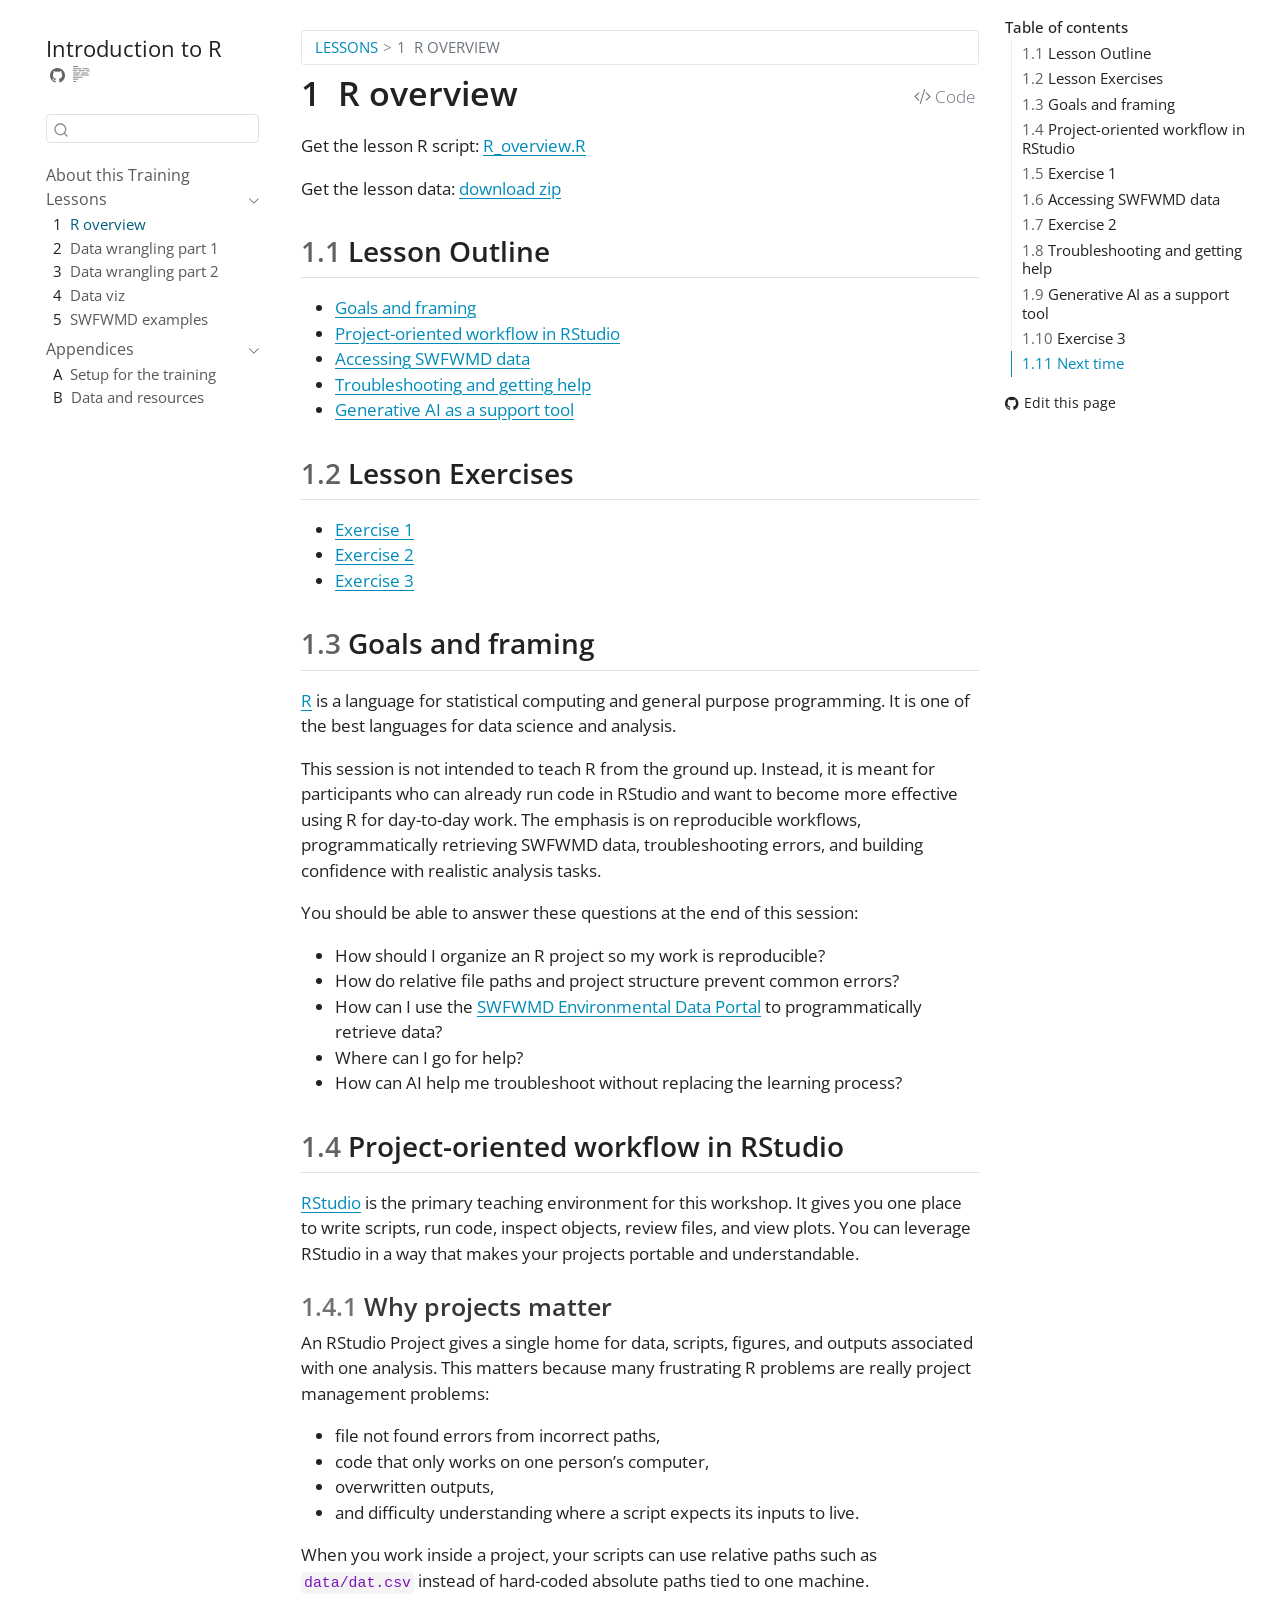
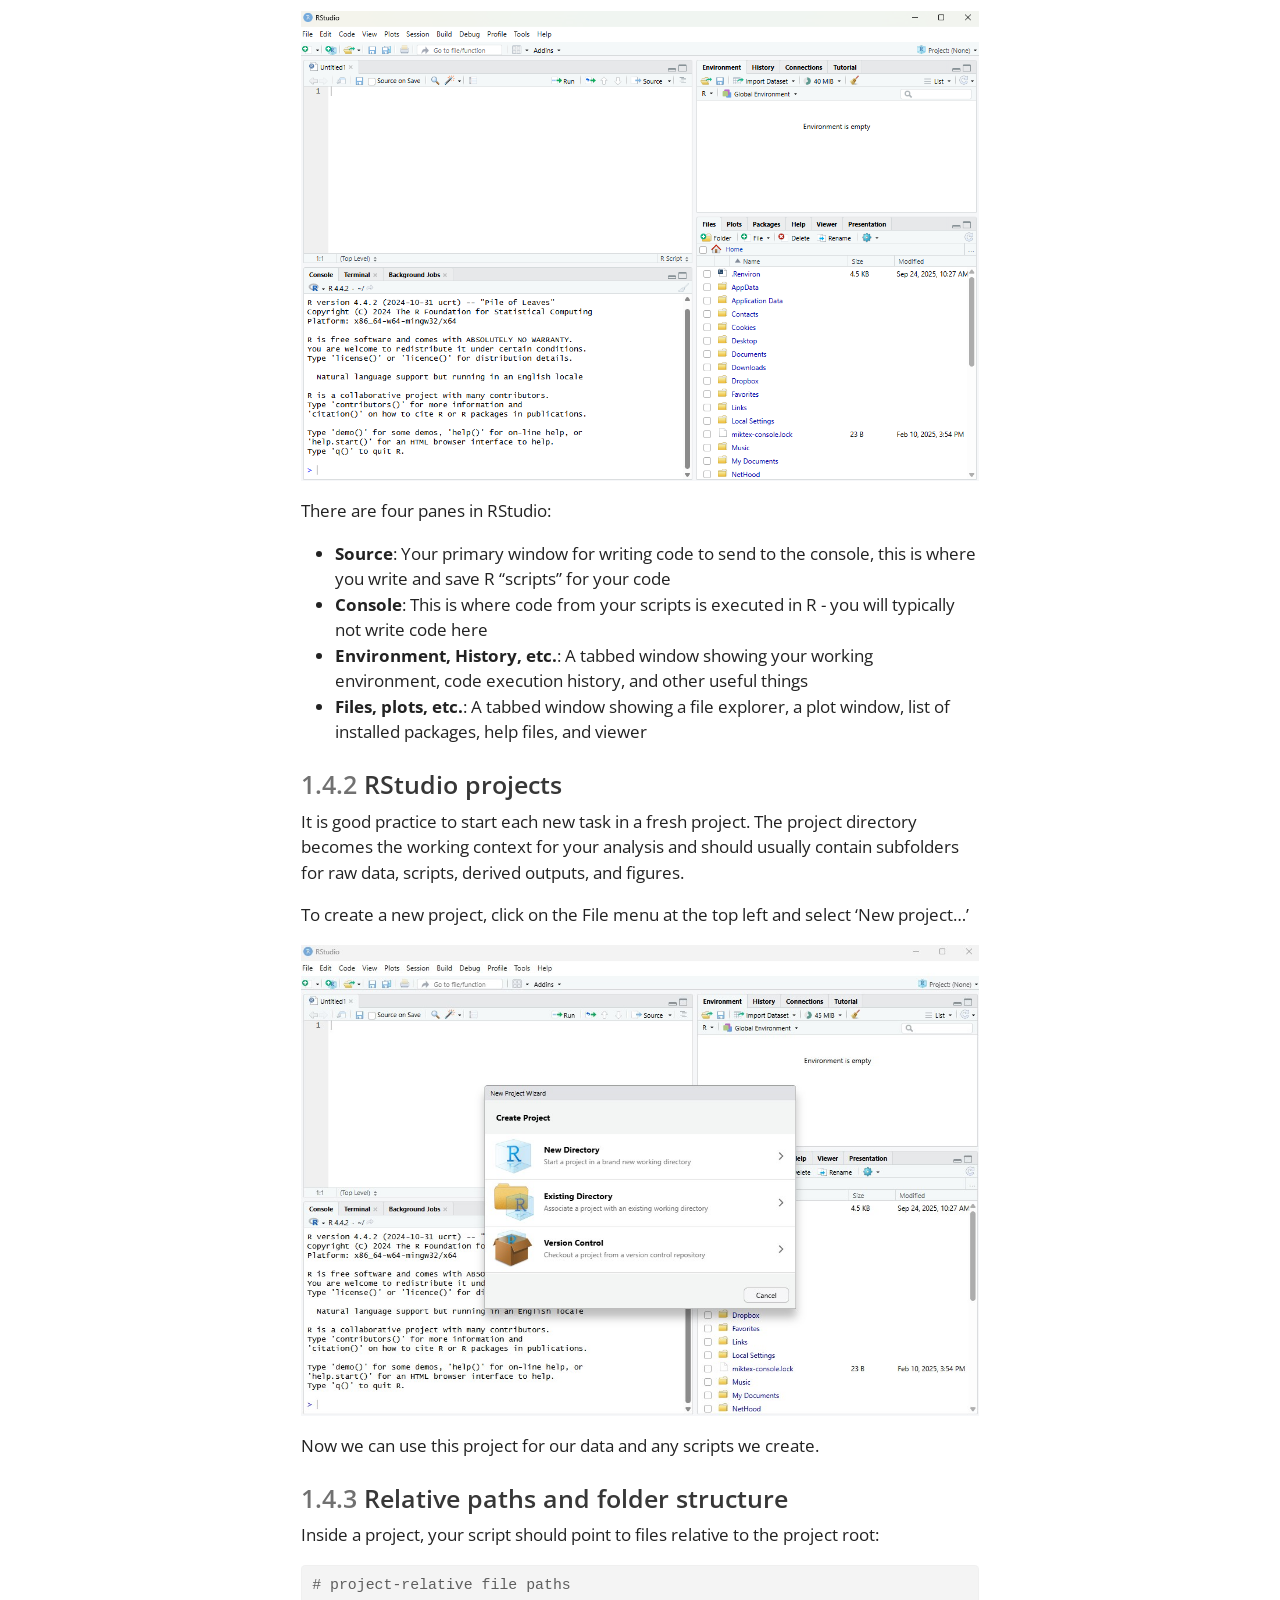
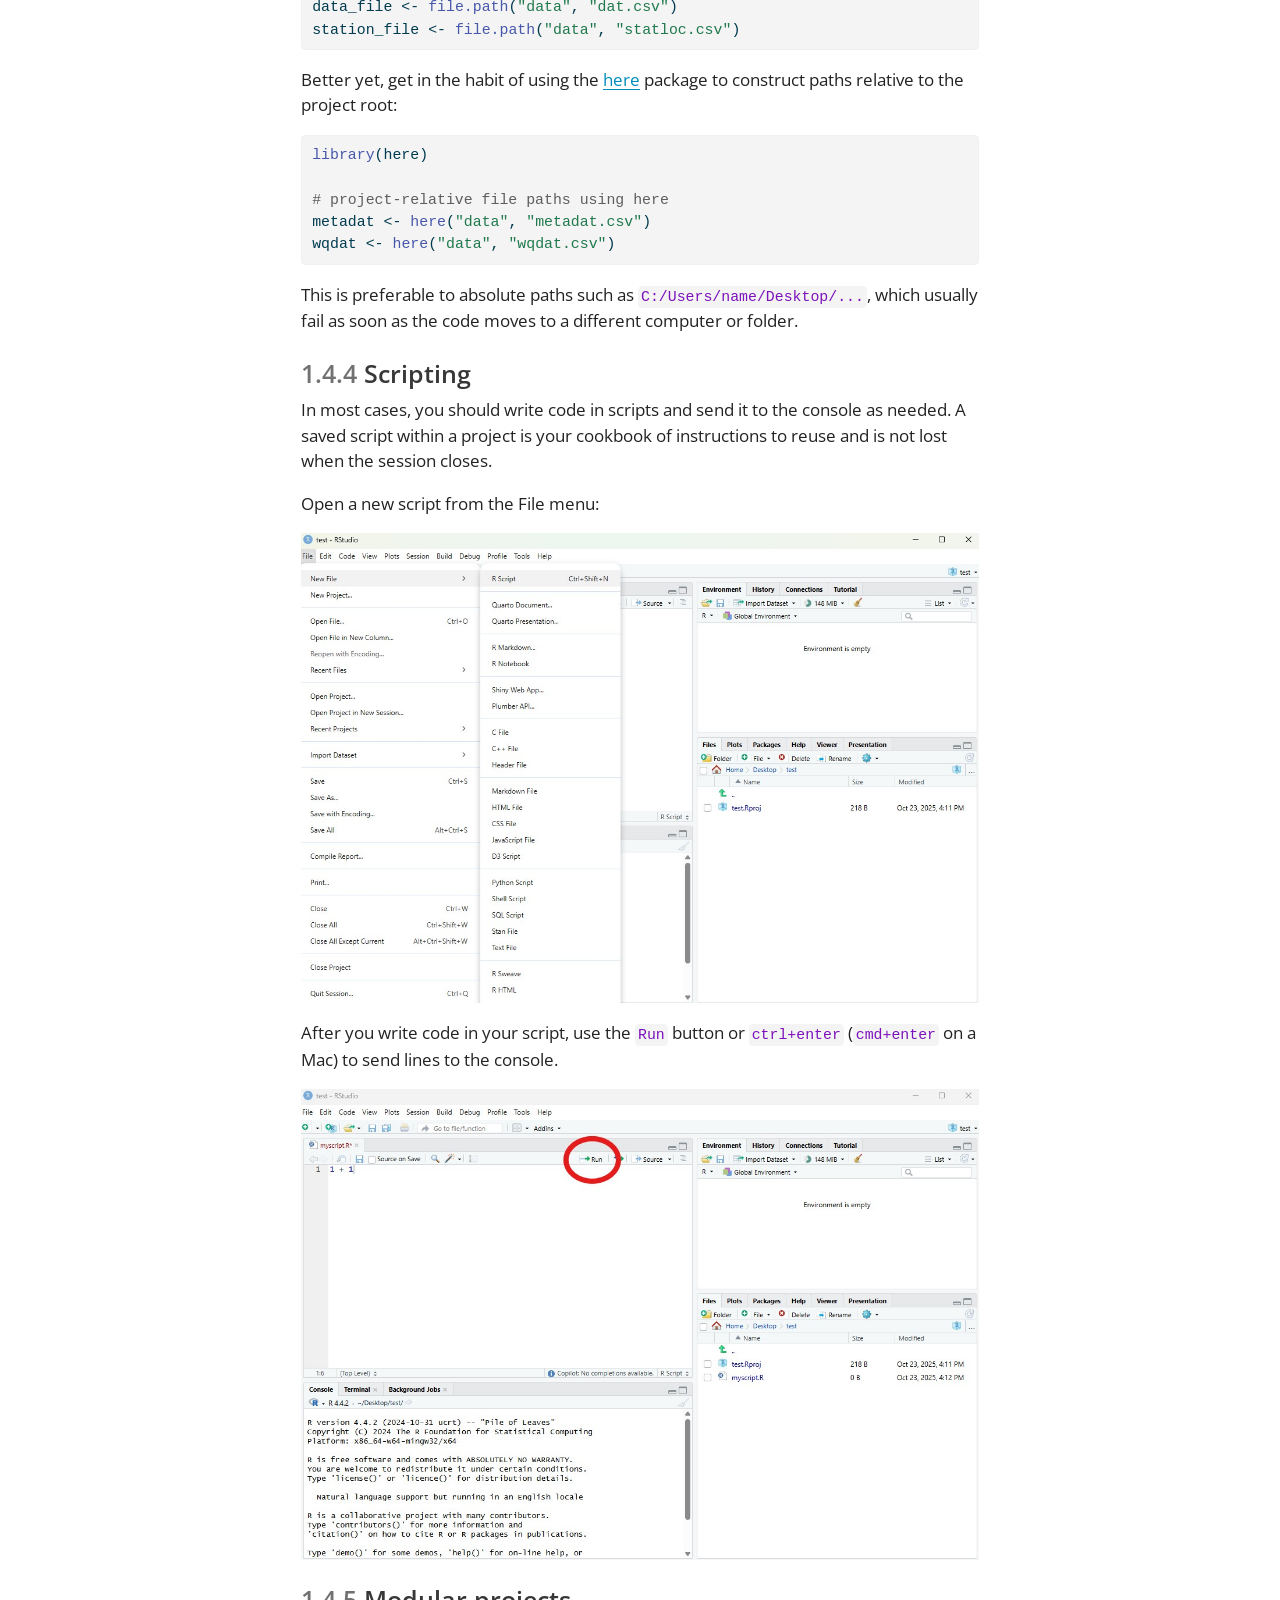
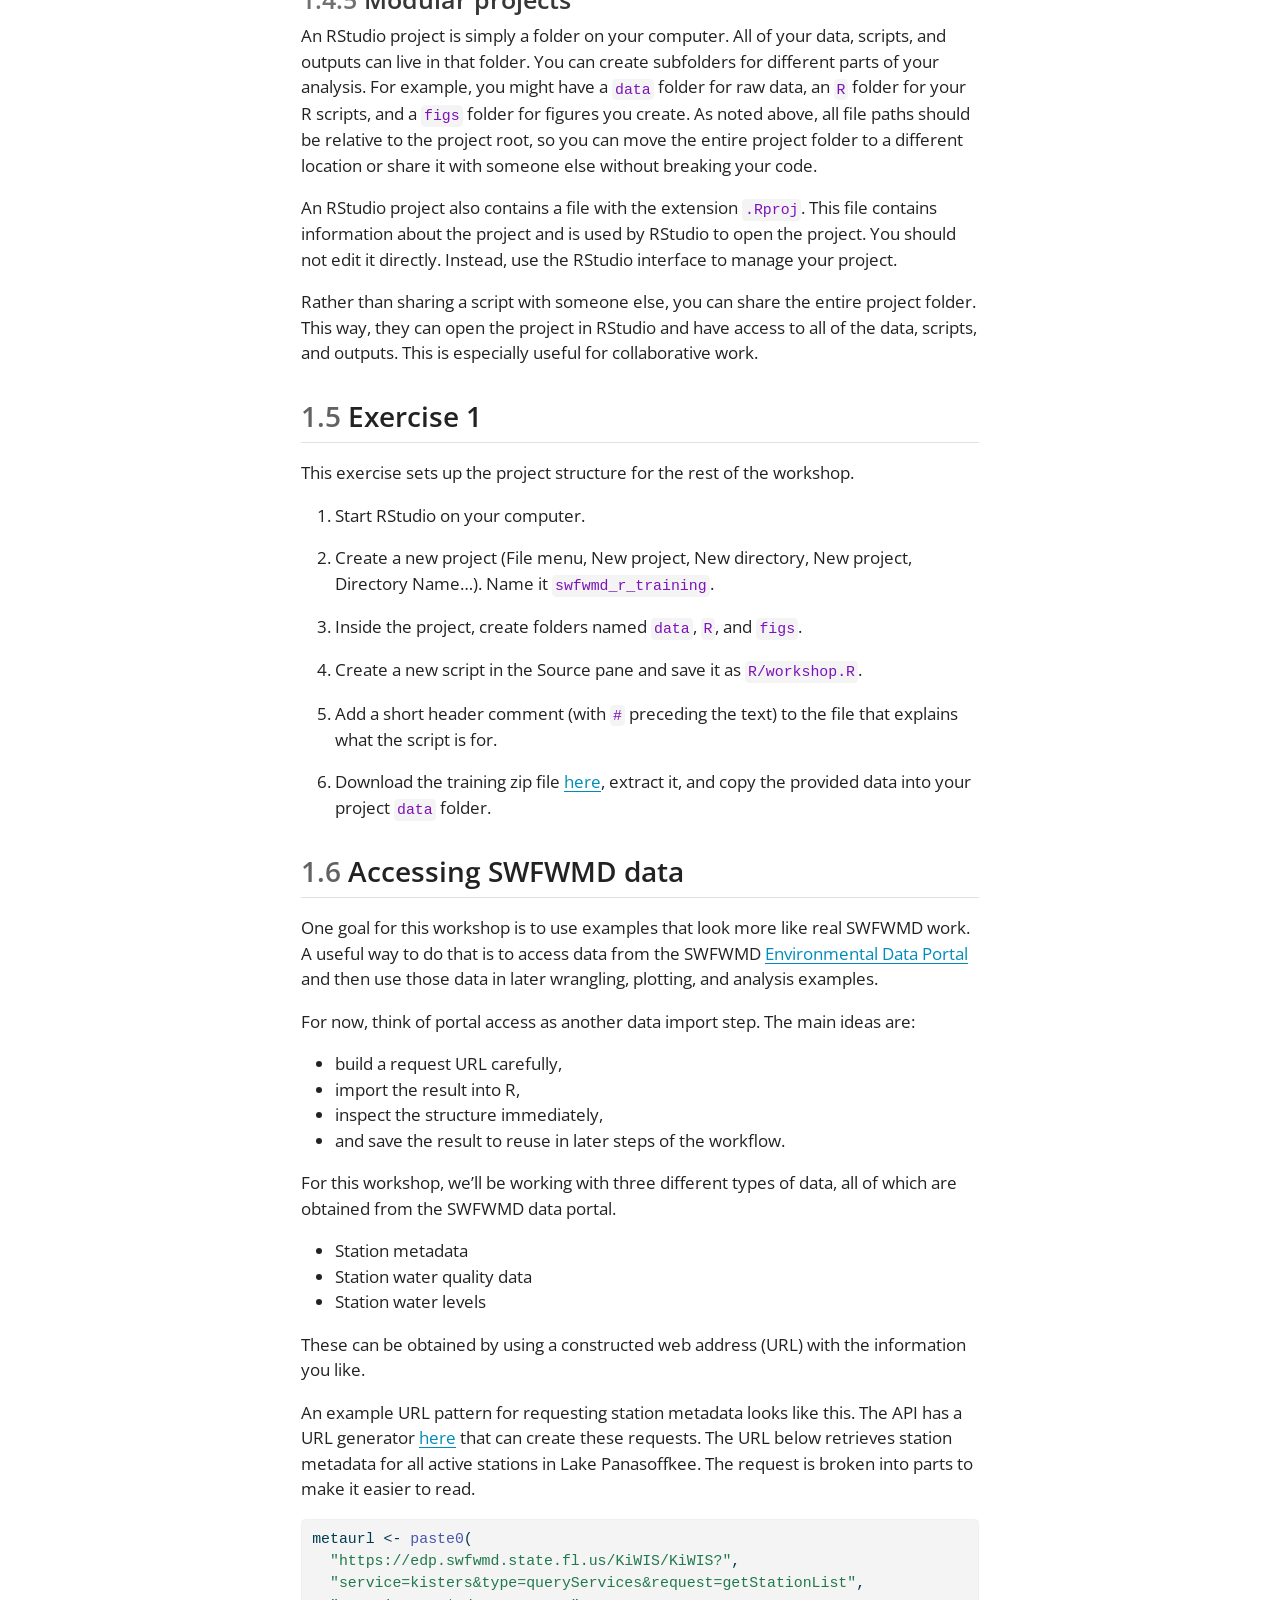
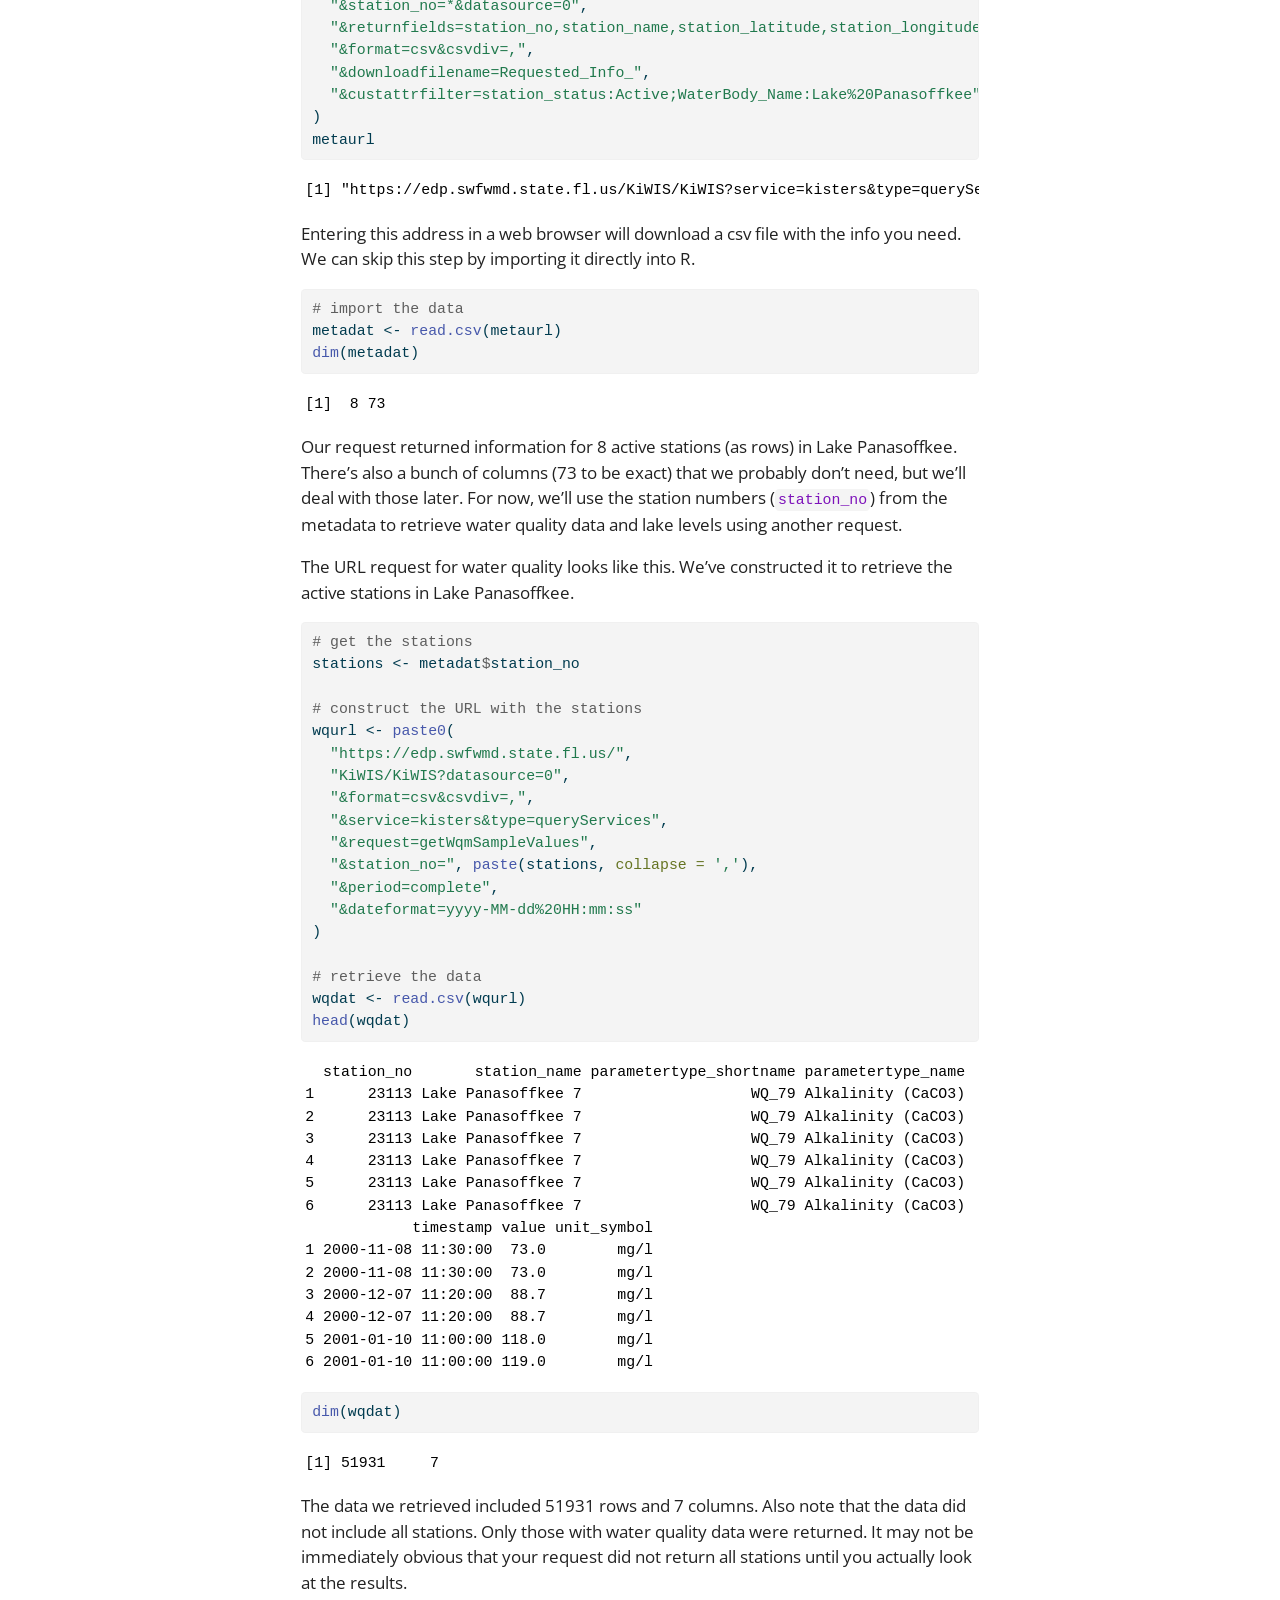
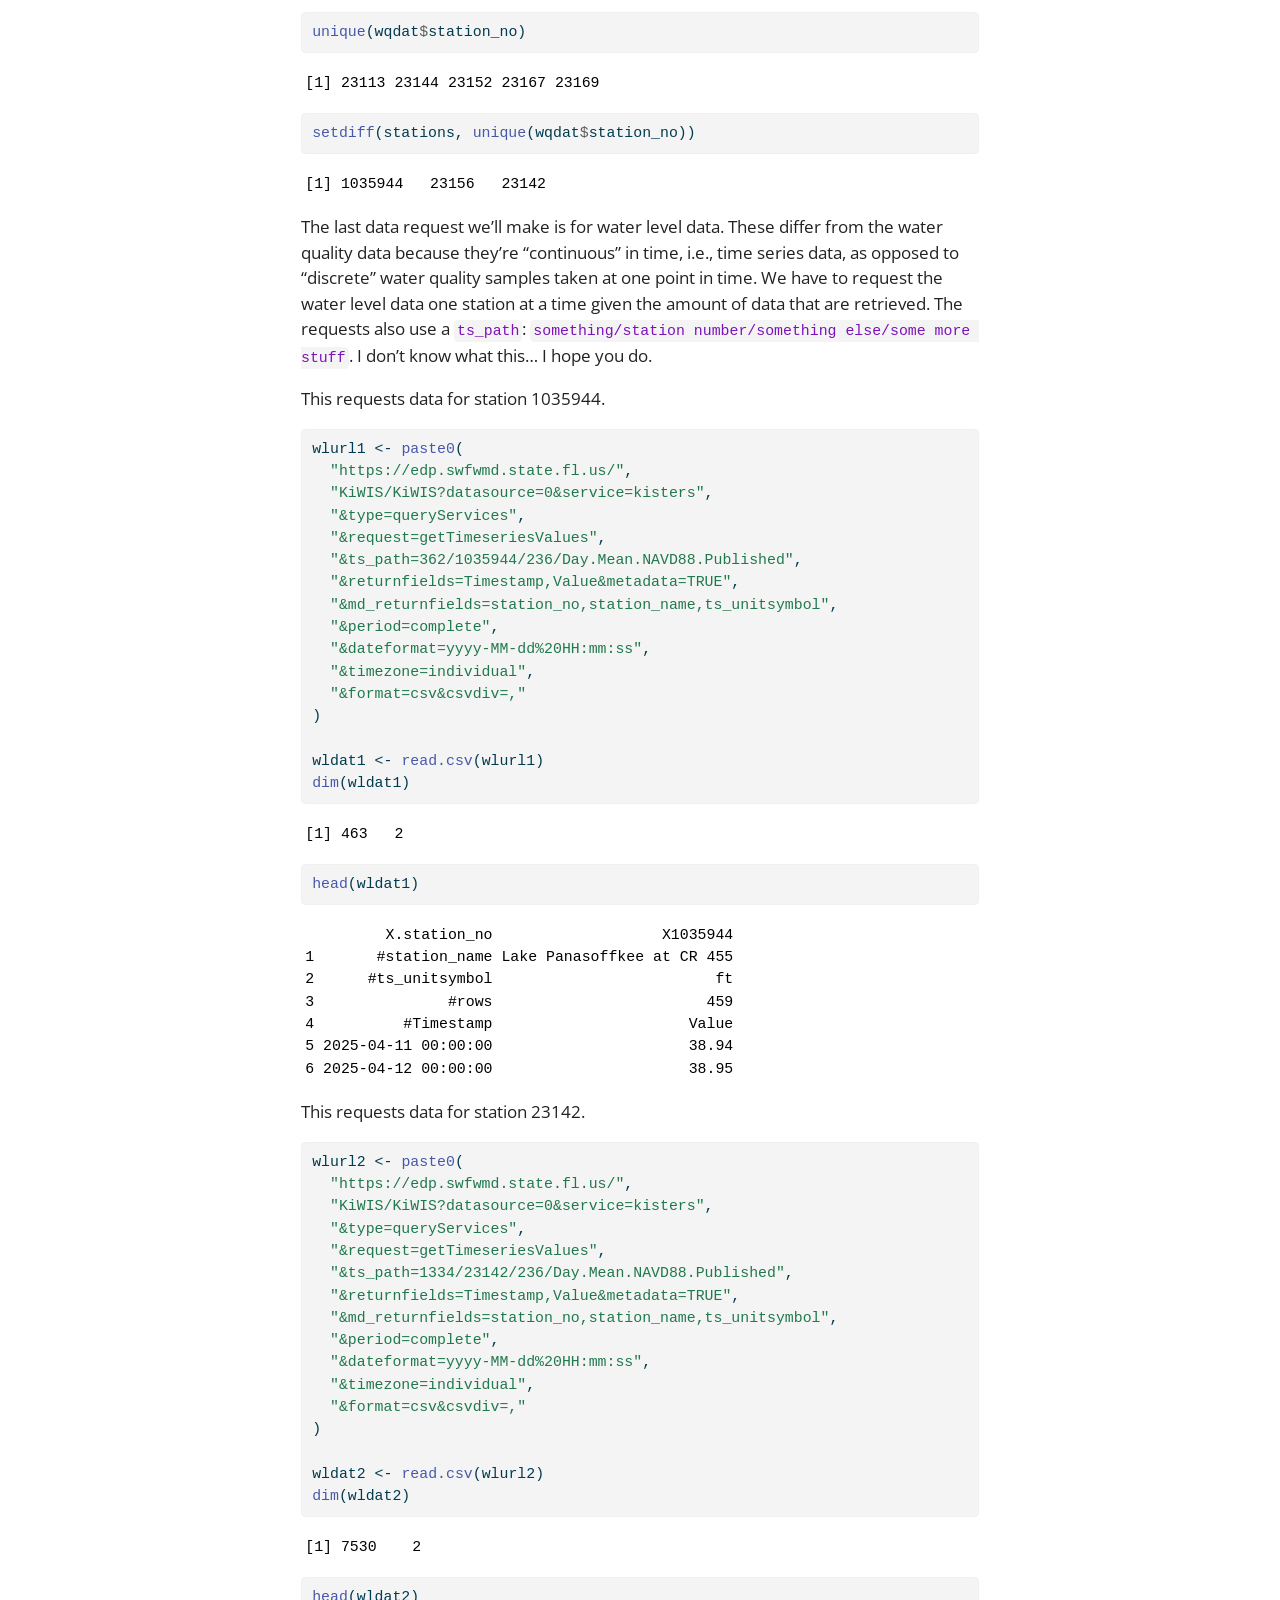
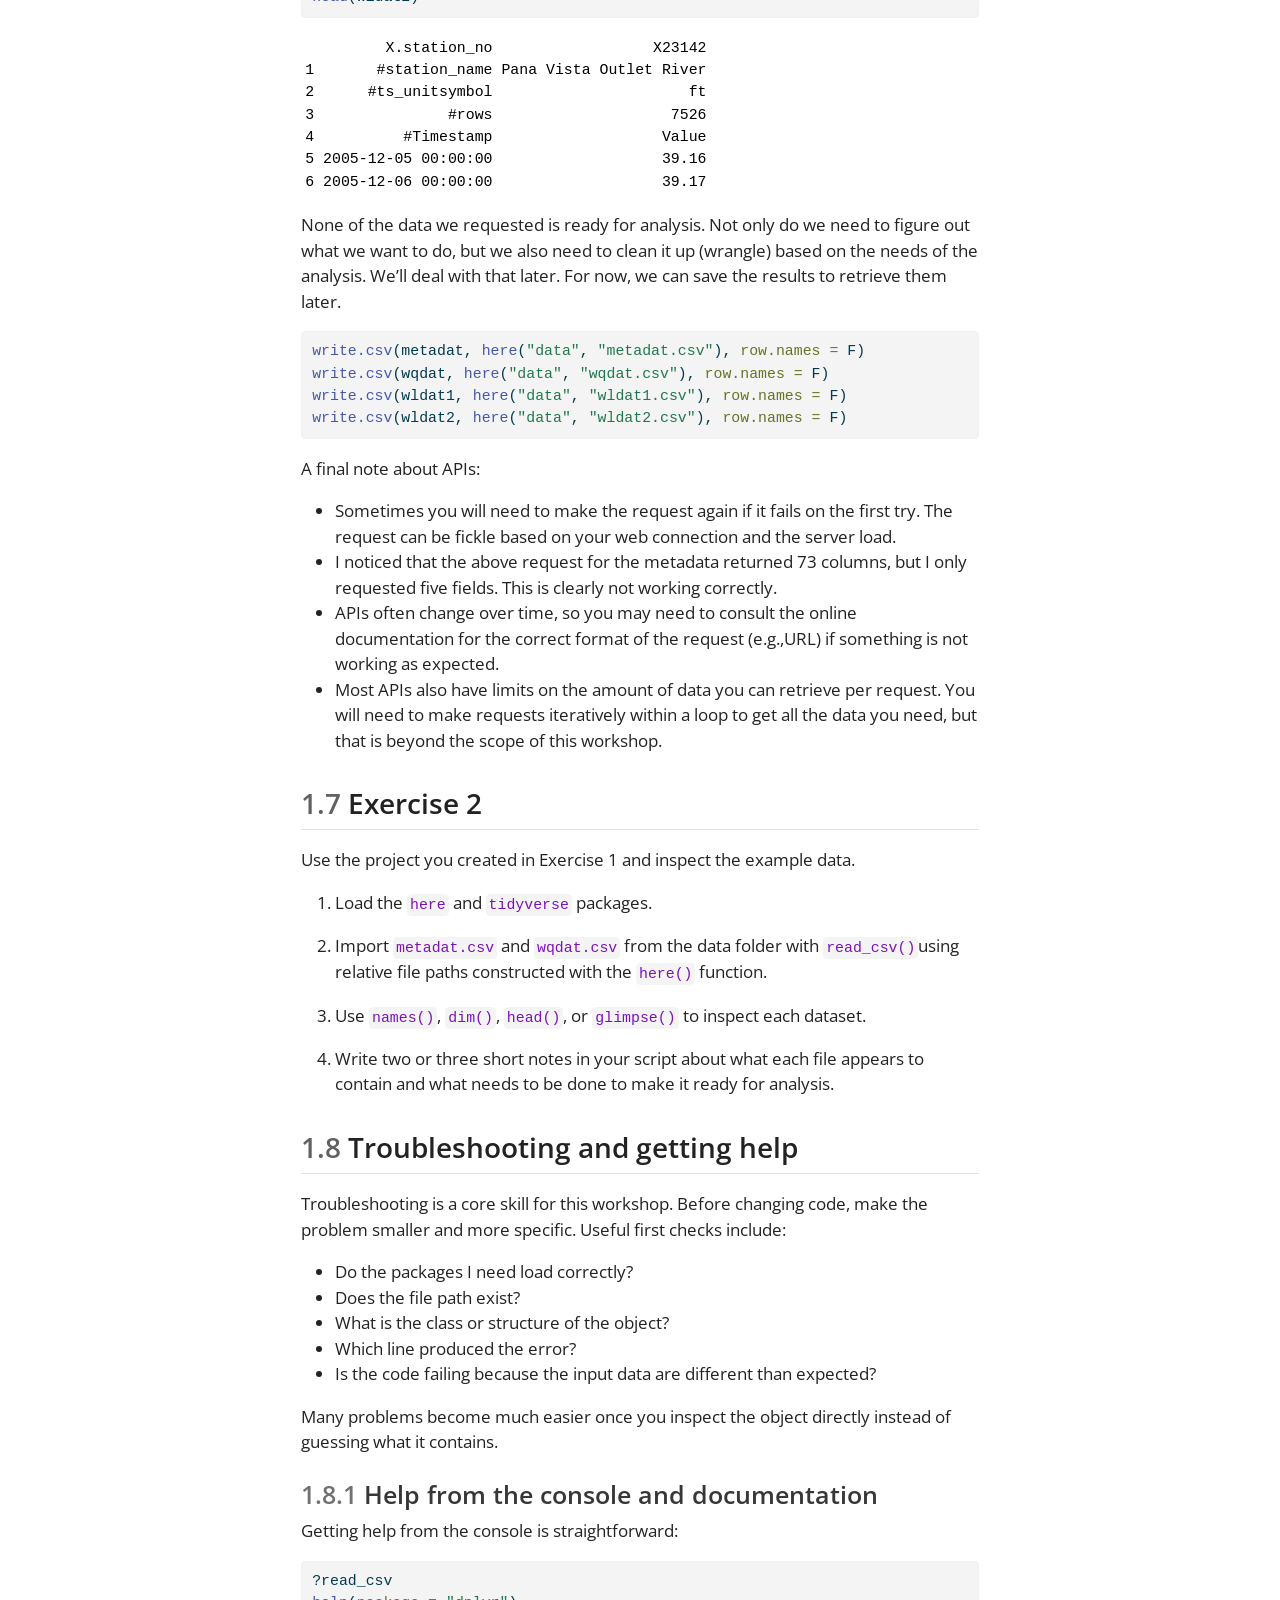
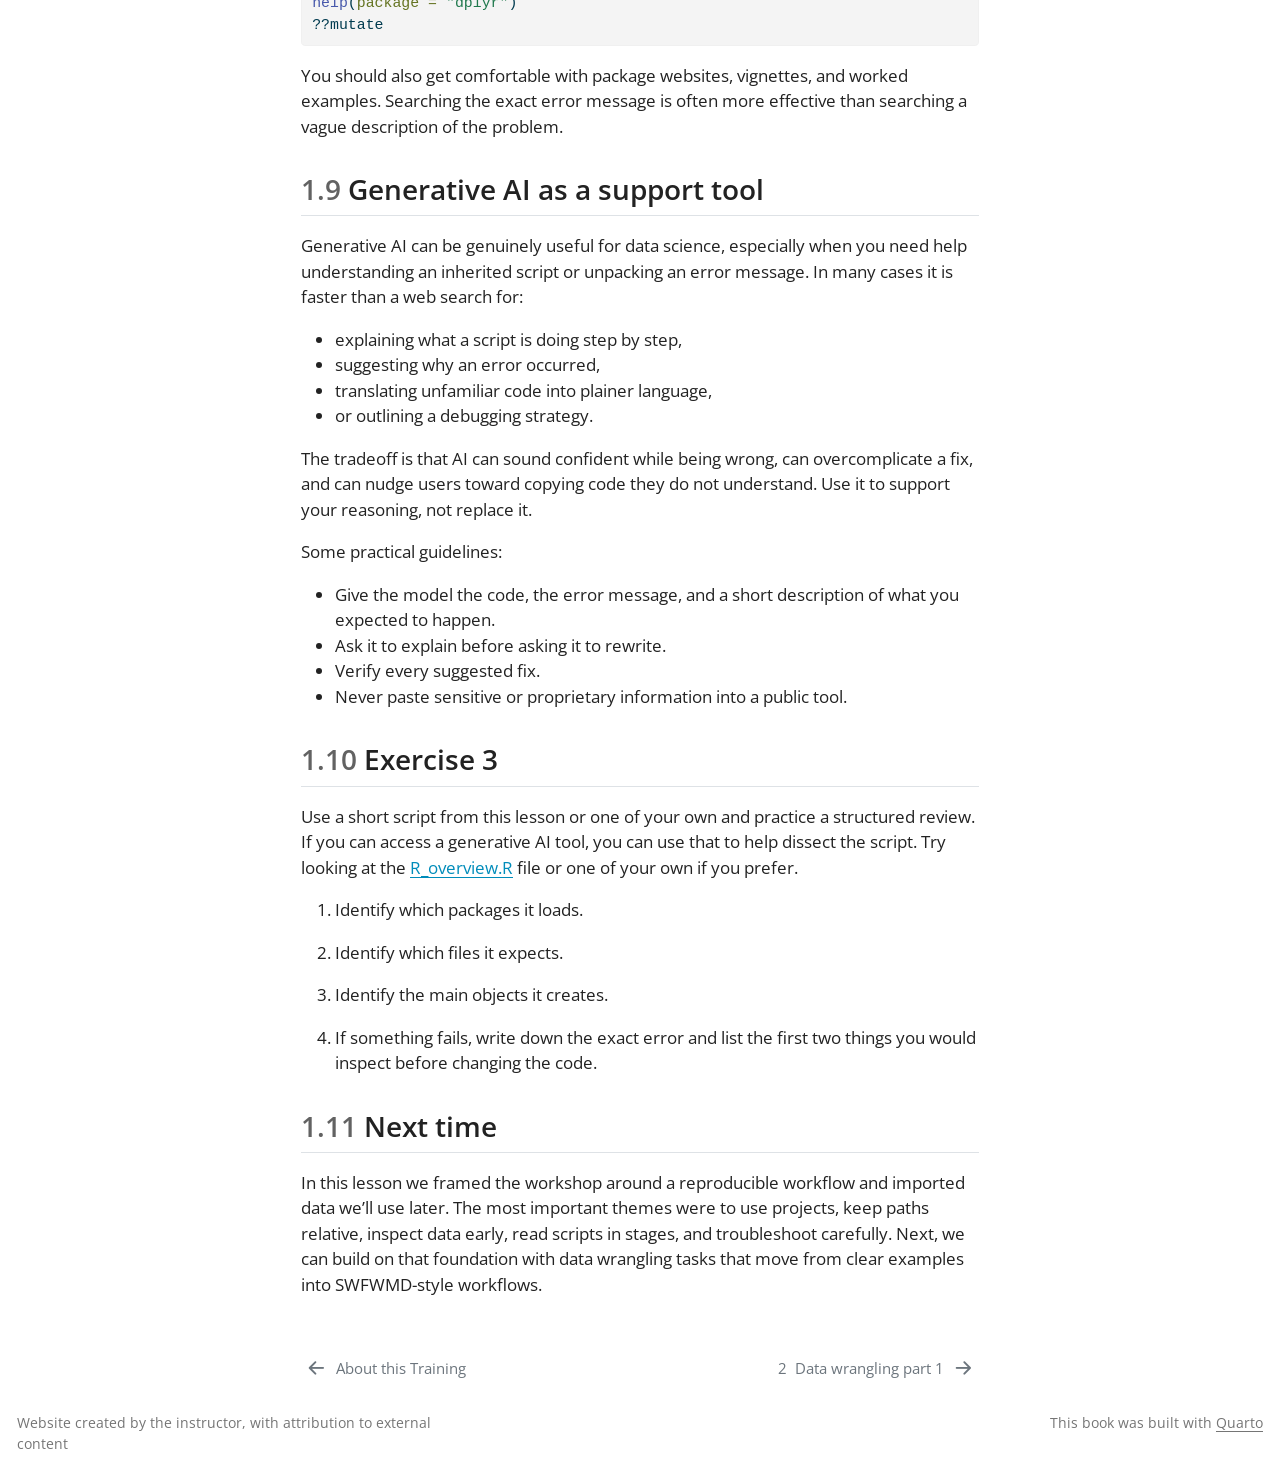
<file: R_overview.html>
<!DOCTYPE html>
<html xmlns="http://www.w3.org/1999/xhtml" lang="en" xml:lang="en"><head>

<meta charset="utf-8">
<meta name="generator" content="quarto-1.9.38">

<meta name="viewport" content="width=device-width, initial-scale=1.0, user-scalable=yes">


<title>1&nbsp; R overview – Introduction to R</title>
<style>
/* Default styles provided by pandoc.
** See https://pandoc.org/MANUAL.html#variables-for-html for config info.
*/
code{white-space: pre-wrap;}
span.smallcaps{font-variant: small-caps;}
div.columns{display: flex; gap: min(4vw, 1.5em);}
div.column{flex: auto; overflow-x: auto;}
div.hanging-indent{margin-left: 1.5em; text-indent: -1.5em;}
ul.task-list{list-style: none;}
ul.task-list li input[type="checkbox"] {
  width: 0.8em;
  margin: 0 0.8em 0.2em -1em; /* quarto-specific, see https://github.com/quarto-dev/quarto-cli/issues/4556 */ 
  vertical-align: middle;
}
/* CSS for syntax highlighting */
html { -webkit-text-size-adjust: 100%; }
pre > code.sourceCode { white-space: pre; position: relative; }
pre > code.sourceCode > span { display: inline-block; line-height: 1.25; }
pre > code.sourceCode > span:empty { height: 1.2em; }
.sourceCode { overflow: visible; }
code.sourceCode > span { color: inherit; text-decoration: inherit; }
div.sourceCode { margin: 1em 0; }
pre.sourceCode { margin: 0; }
@media screen {
div.sourceCode { overflow: auto; }
}
@media print {
pre > code.sourceCode { white-space: pre-wrap; }
pre > code.sourceCode > span { text-indent: -5em; padding-left: 5em; }
}
pre.numberSource code
  { counter-reset: source-line 0; }
pre.numberSource code > span
  { position: relative; left: -4em; counter-increment: source-line; }
pre.numberSource code > span > a:first-child::before
  { content: counter(source-line);
    position: relative; left: -1em; text-align: right; vertical-align: baseline;
    border: none; display: inline-block;
    -webkit-touch-callout: none; -webkit-user-select: none;
    -khtml-user-select: none; -moz-user-select: none;
    -ms-user-select: none; user-select: none;
    padding: 0 4px; width: 4em;
  }
pre.numberSource { margin-left: 3em;  padding-left: 4px; }
div.sourceCode
  {   }
@media screen {
pre > code.sourceCode > span > a:first-child::before { text-decoration: underline; }
}
</style>


<script src="site_libs/quarto-nav/quarto-nav.js"></script>
<script src="site_libs/quarto-nav/headroom.min.js"></script>
<script src="site_libs/clipboard/clipboard.min.js"></script>
<script src="site_libs/quarto-search/autocomplete.umd.js"></script>
<script src="site_libs/quarto-search/fuse.min.js"></script>
<script src="site_libs/quarto-search/quarto-search.js"></script>
<meta name="quarto:offset" content="./">
<link href="./data_wrangling_1.html" rel="next">
<link href="./index.html" rel="prev">
<script src="site_libs/quarto-html/quarto.js" type="module"></script>
<script src="site_libs/quarto-html/tabsets/tabsets.js" type="module"></script>
<script src="site_libs/quarto-html/popper.min.js"></script>
<script src="site_libs/quarto-html/tippy.umd.min.js"></script>
<script src="site_libs/quarto-html/anchor.min.js"></script>
<link href="site_libs/quarto-html/tippy.css" rel="stylesheet">
<link href="site_libs/quarto-html/quarto-syntax-highlighting-15634bcf2e68342d4ad2dfa704d543f6.css" rel="stylesheet" id="quarto-text-highlighting-styles">
<script src="site_libs/bootstrap/bootstrap.min.js"></script>
<link href="site_libs/bootstrap/bootstrap-icons.css" rel="stylesheet">
<link href="site_libs/bootstrap/bootstrap-e1dc7c06b84616ffc65b98f43969cebb.min.css" rel="stylesheet" append-hash="true" id="quarto-bootstrap" data-mode="light">
<script src="site_libs/quarto-contrib/glightbox/glightbox.min.js"></script>
<link href="site_libs/quarto-contrib/glightbox/glightbox.min.css" rel="stylesheet">
<link href="site_libs/quarto-contrib/glightbox/lightbox.css" rel="stylesheet">
<script id="quarto-search-options" type="application/json">{
  "location": "sidebar",
  "copy-button": false,
  "collapse-after": 3,
  "panel-placement": "start",
  "type": "textbox",
  "limit": 50,
  "keyboard-shortcut": [
    "f",
    "/",
    "s"
  ],
  "show-item-context": false,
  "language": {
    "search-no-results-text": "No results",
    "search-matching-documents-text": "matching documents",
    "search-copy-link-title": "Copy link to search",
    "search-hide-matches-text": "Hide additional matches",
    "search-more-match-text": "more match in this document",
    "search-more-matches-text": "more matches in this document",
    "search-clear-button-title": "Clear",
    "search-text-placeholder": "",
    "search-detached-cancel-button-title": "Cancel",
    "search-submit-button-title": "Submit",
    "search-label": "Search"
  }
}</script>


</head>

<body class="nav-sidebar floating quarto-light">

<div id="quarto-search-results"></div>
  <header id="quarto-header" class="headroom fixed-top">
  <nav class="quarto-secondary-nav">
    <div class="container-fluid d-flex">
      <button type="button" class="quarto-btn-toggle btn" data-bs-toggle="collapse" role="button" data-bs-target=".quarto-sidebar-collapse-item" aria-controls="quarto-sidebar" aria-expanded="false" aria-label="Toggle sidebar navigation" onclick="if (window.quartoToggleHeadroom) { window.quartoToggleHeadroom(); }">
        <i class="bi bi-layout-text-sidebar-reverse"></i>
      </button>
        <nav class="quarto-page-breadcrumbs" aria-label="breadcrumb"><ol class="breadcrumb"><li class="breadcrumb-item"><a href="./R_overview.html">Lessons</a></li><li class="breadcrumb-item"><a href="./R_overview.html"><span class="chapter-number">1</span>&nbsp; <span class="chapter-title">R overview</span></a></li></ol></nav>
        <a class="flex-grow-1" role="navigation" data-bs-toggle="collapse" data-bs-target=".quarto-sidebar-collapse-item" aria-controls="quarto-sidebar" aria-expanded="false" aria-label="Toggle sidebar navigation" onclick="if (window.quartoToggleHeadroom) { window.quartoToggleHeadroom(); }">      
        </a>
      <button type="button" class="btn quarto-search-button" aria-label="Search" onclick="window.quartoOpenSearch();">
        <i class="bi bi-search"></i>
      </button>
    </div>
  </nav>
</header>
<!-- content -->
<div id="quarto-content" class="quarto-container page-columns page-rows-contents page-layout-article">
<!-- sidebar -->
  <nav id="quarto-sidebar" class="sidebar collapse collapse-horizontal quarto-sidebar-collapse-item sidebar-navigation floating overflow-auto">
    <div class="pt-lg-2 mt-2 text-left sidebar-header">
    <div class="sidebar-title mb-0 py-0">
      <a href="./">Introduction to R</a> 
        <div class="sidebar-tools-main">
    <a href="https://github.com/tbep-tech/swfwmd-r-training" title="Source Code" class="quarto-navigation-tool px-1" aria-label="Source Code"><i class="bi bi-github"></i></a>
  <a href="" class="quarto-reader-toggle quarto-navigation-tool px-1" onclick="window.quartoToggleReader(); return false;" title="Toggle reader mode">
  <div class="quarto-reader-toggle-btn">
  <i class="bi"></i>
  </div>
</a>
</div>
    </div>
      </div>
        <div class="mt-2 flex-shrink-0 align-items-center">
        <div class="sidebar-search">
        <div id="quarto-search" class="" title="Search"></div>
        </div>
        </div>
    <div class="sidebar-menu-container"> 
    <ul class="list-unstyled mt-1">
        <li class="sidebar-item">
  <div class="sidebar-item-container"> 
  <a href="./index.html" class="sidebar-item-text sidebar-link">
 <span class="menu-text">About this Training</span></a>
  </div>
</li>
        <li class="sidebar-item sidebar-item-section">
      <div class="sidebar-item-container"> 
            <a class="sidebar-item-text sidebar-link text-start" data-bs-toggle="collapse" data-bs-target="#quarto-sidebar-section-1" role="navigation" aria-expanded="true">
 <span class="menu-text">Lessons</span></a>
          <a class="sidebar-item-toggle text-start" data-bs-toggle="collapse" data-bs-target="#quarto-sidebar-section-1" role="navigation" aria-expanded="true" aria-label="Toggle section">
            <i class="bi bi-chevron-right ms-2"></i>
          </a> 
      </div>
      <ul id="quarto-sidebar-section-1" class="collapse list-unstyled sidebar-section depth1 show">  
          <li class="sidebar-item">
  <div class="sidebar-item-container"> 
  <a href="./R_overview.html" class="sidebar-item-text sidebar-link active">
 <span class="menu-text"><span class="chapter-number">1</span>&nbsp; <span class="chapter-title">R overview</span></span></a>
  </div>
</li>
          <li class="sidebar-item">
  <div class="sidebar-item-container"> 
  <a href="./data_wrangling_1.html" class="sidebar-item-text sidebar-link">
 <span class="menu-text"><span class="chapter-number">2</span>&nbsp; <span class="chapter-title">Data wrangling part 1</span></span></a>
  </div>
</li>
          <li class="sidebar-item">
  <div class="sidebar-item-container"> 
  <a href="./data_wrangling_2.html" class="sidebar-item-text sidebar-link">
 <span class="menu-text"><span class="chapter-number">3</span>&nbsp; <span class="chapter-title">Data wrangling part 2</span></span></a>
  </div>
</li>
          <li class="sidebar-item">
  <div class="sidebar-item-container"> 
  <a href="./data_viz.html" class="sidebar-item-text sidebar-link">
 <span class="menu-text"><span class="chapter-number">4</span>&nbsp; <span class="chapter-title">Data viz</span></span></a>
  </div>
</li>
          <li class="sidebar-item">
  <div class="sidebar-item-container"> 
  <a href="./swfwmd_examples.html" class="sidebar-item-text sidebar-link">
 <span class="menu-text"><span class="chapter-number">5</span>&nbsp; <span class="chapter-title">SWFWMD examples</span></span></a>
  </div>
</li>
      </ul>
  </li>
        <li class="sidebar-item sidebar-item-section">
      <div class="sidebar-item-container"> 
            <a class="sidebar-item-text sidebar-link text-start" data-bs-toggle="collapse" data-bs-target="#quarto-sidebar-section-2" role="navigation" aria-expanded="true">
 <span class="menu-text">Appendices</span></a>
          <a class="sidebar-item-toggle text-start" data-bs-toggle="collapse" data-bs-target="#quarto-sidebar-section-2" role="navigation" aria-expanded="true" aria-label="Toggle section">
            <i class="bi bi-chevron-right ms-2"></i>
          </a> 
      </div>
      <ul id="quarto-sidebar-section-2" class="collapse list-unstyled sidebar-section depth1 show">  
          <li class="sidebar-item">
  <div class="sidebar-item-container"> 
  <a href="./setup.html" class="sidebar-item-text sidebar-link">
 <span class="menu-text"><span class="chapter-number">A</span>&nbsp; <span class="chapter-title">Setup for the training</span></span></a>
  </div>
</li>
          <li class="sidebar-item">
  <div class="sidebar-item-container"> 
  <a href="./data_resources.html" class="sidebar-item-text sidebar-link">
 <span class="menu-text"><span class="chapter-number">B</span>&nbsp; <span class="chapter-title">Data and resources</span></span></a>
  </div>
</li>
      </ul>
  </li>
    </ul>
    </div>
</nav>
<div id="quarto-sidebar-glass" class="quarto-sidebar-collapse-item" data-bs-toggle="collapse" data-bs-target=".quarto-sidebar-collapse-item"></div>
<!-- margin-sidebar -->
    <div id="quarto-margin-sidebar" class="sidebar margin-sidebar">
        <nav id="TOC" role="doc-toc" class="toc-active">
    <h2 id="toc-title">Table of contents</h2>
   
  <ul>
  <li><a href="#lesson-outline" id="toc-lesson-outline" class="nav-link active" data-scroll-target="#lesson-outline"><span class="header-section-number">1.1</span> Lesson Outline</a></li>
  <li><a href="#lesson-exercises" id="toc-lesson-exercises" class="nav-link" data-scroll-target="#lesson-exercises"><span class="header-section-number">1.2</span> Lesson Exercises</a></li>
  <li><a href="#goals-and-framing" id="toc-goals-and-framing" class="nav-link" data-scroll-target="#goals-and-framing"><span class="header-section-number">1.3</span> Goals and framing</a></li>
  <li><a href="#project-oriented-workflow-in-rstudio" id="toc-project-oriented-workflow-in-rstudio" class="nav-link" data-scroll-target="#project-oriented-workflow-in-rstudio"><span class="header-section-number">1.4</span> Project-oriented workflow in RStudio</a>
  <ul>
  <li><a href="#why-projects-matter" id="toc-why-projects-matter" class="nav-link" data-scroll-target="#why-projects-matter"><span class="header-section-number">1.4.1</span> Why projects matter</a></li>
  <li><a href="#rstudio-projects" id="toc-rstudio-projects" class="nav-link" data-scroll-target="#rstudio-projects"><span class="header-section-number">1.4.2</span> RStudio projects</a></li>
  <li><a href="#relative-paths-and-folder-structure" id="toc-relative-paths-and-folder-structure" class="nav-link" data-scroll-target="#relative-paths-and-folder-structure"><span class="header-section-number">1.4.3</span> Relative paths and folder structure</a></li>
  <li><a href="#scripting" id="toc-scripting" class="nav-link" data-scroll-target="#scripting"><span class="header-section-number">1.4.4</span> Scripting</a></li>
  <li><a href="#modular-projects" id="toc-modular-projects" class="nav-link" data-scroll-target="#modular-projects"><span class="header-section-number">1.4.5</span> Modular projects</a></li>
  </ul></li>
  <li><a href="#exercise-1" id="toc-exercise-1" class="nav-link" data-scroll-target="#exercise-1"><span class="header-section-number">1.5</span> Exercise 1</a></li>
  <li><a href="#accessing-swfwmd-data" id="toc-accessing-swfwmd-data" class="nav-link" data-scroll-target="#accessing-swfwmd-data"><span class="header-section-number">1.6</span> Accessing SWFWMD data</a></li>
  <li><a href="#exercise-2" id="toc-exercise-2" class="nav-link" data-scroll-target="#exercise-2"><span class="header-section-number">1.7</span> Exercise 2</a></li>
  <li><a href="#troubleshooting-and-getting-help" id="toc-troubleshooting-and-getting-help" class="nav-link" data-scroll-target="#troubleshooting-and-getting-help"><span class="header-section-number">1.8</span> Troubleshooting and getting help</a>
  <ul>
  <li><a href="#help-from-the-console-and-documentation" id="toc-help-from-the-console-and-documentation" class="nav-link" data-scroll-target="#help-from-the-console-and-documentation"><span class="header-section-number">1.8.1</span> Help from the console and documentation</a></li>
  </ul></li>
  <li><a href="#generative-ai-as-a-support-tool" id="toc-generative-ai-as-a-support-tool" class="nav-link" data-scroll-target="#generative-ai-as-a-support-tool"><span class="header-section-number">1.9</span> Generative AI as a support tool</a></li>
  <li><a href="#exercise-3" id="toc-exercise-3" class="nav-link" data-scroll-target="#exercise-3"><span class="header-section-number">1.10</span> Exercise 3</a></li>
  <li><a href="#next-time" id="toc-next-time" class="nav-link" data-scroll-target="#next-time"><span class="header-section-number">1.11</span> Next time</a></li>
  </ul>
<div class="toc-actions"><ul><li><a href="https://github.com/tbep-tech/swfwmd-r-training/edit/main/R_overview.qmd" class="toc-action"><i class="bi bi-github"></i>Edit this page</a></li></ul></div></nav>
    </div>
<!-- main -->
<main class="content" id="quarto-document-content">

<header id="title-block-header" class="quarto-title-block default"><nav class="quarto-page-breadcrumbs quarto-title-breadcrumbs d-none d-lg-block" aria-label="breadcrumb"><ol class="breadcrumb"><li class="breadcrumb-item"><a href="./R_overview.html">Lessons</a></li><li class="breadcrumb-item"><a href="./R_overview.html"><span class="chapter-number">1</span>&nbsp; <span class="chapter-title">R overview</span></a></li></ol></nav>
<div class="quarto-title">
<div class="quarto-title-block"><div><h1 class="title"><span id="sec-R_overview" class="quarto-section-identifier"><span class="chapter-number">1</span>&nbsp; <span class="chapter-title">R overview</span></span></h1><button type="button" class="btn code-tools-button" id="quarto-code-tools-source" data-quarto-source-url="https://github.com/tbep-tech/swfwmd-r-training/blob/main/R_overview.qmd"><i class="bi"></i> Code</button></div></div>
</div>



<div class="quarto-title-meta">

    
  
    
  </div>
  


</header>


<p>Get the lesson R script: <a href="R_overview.R">R_overview.R</a></p>
<p>Get the lesson data: <a href="data/data.zip">download zip</a></p>
<section id="lesson-outline" class="level2" data-number="1.1">
<h2 data-number="1.1" class="anchored" data-anchor-id="lesson-outline"><span class="header-section-number">1.1</span> Lesson Outline</h2>
<ul>
<li><a href="#goals-and-framing">Goals and framing</a></li>
<li><a href="#project-oriented-workflow-in-rstudio">Project-oriented workflow in RStudio</a></li>
<li><a href="#accessing-swfwmd-data">Accessing SWFWMD data</a></li>
<li><a href="#troubleshooting-and-getting-help">Troubleshooting and getting help</a></li>
<li><a href="#generative-ai-as-a-support-tool">Generative AI as a support tool</a></li>
</ul>
</section>
<section id="lesson-exercises" class="level2" data-number="1.2">
<h2 data-number="1.2" class="anchored" data-anchor-id="lesson-exercises"><span class="header-section-number">1.2</span> Lesson Exercises</h2>
<ul>
<li><a href="#exercise-1">Exercise 1</a></li>
<li><a href="#exercise-2">Exercise 2</a></li>
<li><a href="#exercise-3">Exercise 3</a></li>
</ul>
</section>
<section id="goals-and-framing" class="level2" data-number="1.3">
<h2 data-number="1.3" class="anchored" data-anchor-id="goals-and-framing"><span class="header-section-number">1.3</span> Goals and framing</h2>
<p><a href="https://www.r-project.org/" target="_blank">R</a> is a language for statistical computing and general purpose programming. It is one of the best languages for data science and analysis.</p>
<p>This session is not intended to teach R from the ground up. Instead, it is meant for participants who can already run code in RStudio and want to become more effective using R for day-to-day work. The emphasis is on reproducible workflows, programmatically retrieving SWFWMD data, troubleshooting errors, and building confidence with realistic analysis tasks.</p>
<p>You should be able to answer these questions at the end of this session:</p>
<ul>
<li>How should I organize an R project so my work is reproducible?</li>
<li>How do relative file paths and project structure prevent common errors?</li>
<li>How can I use the <a href="https://www.swfwmd.state.fl.us/resources/data-maps/environmental-data-portal" target="_blank">SWFWMD Environmental Data Portal</a> to programmatically retrieve data?</li>
<li>Where can I go for help?</li>
<li>How can AI help me troubleshoot without replacing the learning process?</li>
</ul>
</section>
<section id="project-oriented-workflow-in-rstudio" class="level2" data-number="1.4">
<h2 data-number="1.4" class="anchored" data-anchor-id="project-oriented-workflow-in-rstudio"><span class="header-section-number">1.4</span> Project-oriented workflow in RStudio</h2>
<p><a href="https://posit.co/download/rstudio-desktop/" target="_blank">RStudio</a> is the primary teaching environment for this workshop. It gives you one place to write scripts, run code, inspect objects, review files, and view plots. You can leverage RStudio in a way that makes your projects portable and understandable.</p>
<section id="why-projects-matter" class="level3" data-number="1.4.1">
<h3 data-number="1.4.1" class="anchored" data-anchor-id="why-projects-matter"><span class="header-section-number">1.4.1</span> Why projects matter</h3>
<p>An RStudio Project gives a single home for data, scripts, figures, and outputs associated with one analysis. This matters because many frustrating R problems are really project management problems:</p>
<ul>
<li>file not found errors from incorrect paths,</li>
<li>code that only works on one person’s computer,</li>
<li>overwritten outputs,</li>
<li>and difficulty understanding where a script expects its inputs to live.</li>
</ul>
<p>When you work inside a project, your scripts can use relative paths such as <code>data/dat.csv</code> instead of hard-coded absolute paths tied to one machine.</p>
<p><a href="figs/R_overview/rstudio.png" class="lightbox" data-gallery="quarto-lightbox-gallery-1"><img src="figs/R_overview/rstudio.png" class="img-fluid"></a></p>
<p>There are four panes in RStudio:</p>
<ul>
<li><strong>Source</strong>: Your primary window for writing code to send to the console, this is where you write and save R “scripts” for your code</li>
<li><strong>Console</strong>: This is where code from your scripts is executed in R - you will typically not write code here</li>
<li><strong>Environment, History, etc.</strong>: A tabbed window showing your working environment, code execution history, and other useful things</li>
<li><strong>Files, plots, etc.</strong>: A tabbed window showing a file explorer, a plot window, list of installed packages, help files, and viewer</li>
</ul>
</section>
<section id="rstudio-projects" class="level3" data-number="1.4.2">
<h3 data-number="1.4.2" class="anchored" data-anchor-id="rstudio-projects"><span class="header-section-number">1.4.2</span> RStudio projects</h3>
<p>It is good practice to start each new task in a fresh project. The project directory becomes the working context for your analysis and should usually contain subfolders for raw data, scripts, derived outputs, and figures.</p>
<p>To create a new project, click on the File menu at the top left and select ‘New project…’</p>
<p><a href="figs/R_overview/rstudio_proj.jpg" class="lightbox" data-gallery="quarto-lightbox-gallery-2"><img src="figs/R_overview/rstudio_proj.jpg" class="img-fluid"></a></p>
<p>Now we can use this project for our data and any scripts we create.</p>
</section>
<section id="relative-paths-and-folder-structure" class="level3" data-number="1.4.3">
<h3 data-number="1.4.3" class="anchored" data-anchor-id="relative-paths-and-folder-structure"><span class="header-section-number">1.4.3</span> Relative paths and folder structure</h3>
<p>Inside a project, your script should point to files relative to the project root:</p>
<div class="cell">
<div class="code-copy-outer-scaffold"><div class="sourceCode cell-code" id="cb1"><pre class="sourceCode r code-with-copy"><code class="sourceCode r"><span id="cb1-1"><a href="#cb1-1" aria-hidden="true" tabindex="-1"></a><span class="co"># project-relative file paths</span></span>
<span id="cb1-2"><a href="#cb1-2" aria-hidden="true" tabindex="-1"></a>data_file <span class="ot">&lt;-</span> <span class="fu">file.path</span>(<span class="st">"data"</span>, <span class="st">"dat.csv"</span>)</span>
<span id="cb1-3"><a href="#cb1-3" aria-hidden="true" tabindex="-1"></a>station_file <span class="ot">&lt;-</span> <span class="fu">file.path</span>(<span class="st">"data"</span>, <span class="st">"statloc.csv"</span>)</span></code></pre></div><button title="Copy to Clipboard" class="code-copy-button"><i class="bi"></i></button></div>
</div>
<p>Better yet, get in the habit of using the <a href="https://here.r-lib.org/" target="_blank">here</a> package to construct paths relative to the project root:</p>
<div class="cell">
<div class="code-copy-outer-scaffold"><div class="sourceCode cell-code" id="cb2"><pre class="sourceCode r code-with-copy"><code class="sourceCode r"><span id="cb2-1"><a href="#cb2-1" aria-hidden="true" tabindex="-1"></a><span class="fu">library</span>(here)</span>
<span id="cb2-2"><a href="#cb2-2" aria-hidden="true" tabindex="-1"></a></span>
<span id="cb2-3"><a href="#cb2-3" aria-hidden="true" tabindex="-1"></a><span class="co"># project-relative file paths using here</span></span>
<span id="cb2-4"><a href="#cb2-4" aria-hidden="true" tabindex="-1"></a>metadat <span class="ot">&lt;-</span> <span class="fu">here</span>(<span class="st">"data"</span>, <span class="st">"metadat.csv"</span>)</span>
<span id="cb2-5"><a href="#cb2-5" aria-hidden="true" tabindex="-1"></a>wqdat <span class="ot">&lt;-</span> <span class="fu">here</span>(<span class="st">"data"</span>, <span class="st">"wqdat.csv"</span>)</span></code></pre></div><button title="Copy to Clipboard" class="code-copy-button"><i class="bi"></i></button></div>
</div>
<p>This is preferable to absolute paths such as <code>C:/Users/name/Desktop/...</code>, which usually fail as soon as the code moves to a different computer or folder.</p>
</section>
<section id="scripting" class="level3" data-number="1.4.4">
<h3 data-number="1.4.4" class="anchored" data-anchor-id="scripting"><span class="header-section-number">1.4.4</span> Scripting</h3>
<p>In most cases, you should write code in scripts and send it to the console as needed. A saved script within a project is your cookbook of instructions to reuse and is not lost when the session closes.</p>
<p>Open a new script from the File menu:</p>
<p><a href="figs/R_overview/rstudio_script.jpg" class="lightbox" data-gallery="quarto-lightbox-gallery-3"><img src="figs/R_overview/rstudio_script.jpg" class="img-fluid"></a></p>
<p>After you write code in your script, use the <code>Run</code> button or <code>ctrl+enter</code> (<code>cmd+enter</code> on a Mac) to send lines to the console.</p>
<p><a href="figs/R_overview/rstudio_run.jpg" class="lightbox" data-gallery="quarto-lightbox-gallery-4"><img src="figs/R_overview/rstudio_run.jpg" class="img-fluid"></a></p>
</section>
<section id="modular-projects" class="level3" data-number="1.4.5">
<h3 data-number="1.4.5" class="anchored" data-anchor-id="modular-projects"><span class="header-section-number">1.4.5</span> Modular projects</h3>
<p>An RStudio project is simply a folder on your computer. All of your data, scripts, and outputs can live in that folder. You can create subfolders for different parts of your analysis. For example, you might have a <code>data</code> folder for raw data, an <code>R</code> folder for your R scripts, and a <code>figs</code> folder for figures you create. As noted above, all file paths should be relative to the project root, so you can move the entire project folder to a different location or share it with someone else without breaking your code.</p>
<p>An RStudio project also contains a file with the extension <code>.Rproj</code>. This file contains information about the project and is used by RStudio to open the project. You should not edit it directly. Instead, use the RStudio interface to manage your project.</p>
<p>Rather than sharing a script with someone else, you can share the entire project folder. This way, they can open the project in RStudio and have access to all of the data, scripts, and outputs. This is especially useful for collaborative work.</p>
</section>
</section>
<section id="exercise-1" class="level2" data-number="1.5">
<h2 data-number="1.5" class="anchored" data-anchor-id="exercise-1"><span class="header-section-number">1.5</span> Exercise 1</h2>
<p>This exercise sets up the project structure for the rest of the workshop.</p>
<ol type="1">
<li><p>Start RStudio on your computer.</p></li>
<li><p>Create a new project (File menu, New project, New directory, New project, Directory Name…). Name it <code>swfwmd_r_training</code>.</p></li>
<li><p>Inside the project, create folders named <code>data</code>, <code>R</code>, and <code>figs</code>.</p></li>
<li><p>Create a new script in the Source pane and save it as <code>R/workshop.R</code>.</p></li>
<li><p>Add a short header comment (with <code>#</code> preceding the text) to the file that explains what the script is for.</p></li>
<li><p>Download the training zip file <a href="data/data.zip">here</a>, extract it, and copy the provided data into your project <code>data</code> folder.</p></li>
</ol>
</section>
<section id="accessing-swfwmd-data" class="level2" data-number="1.6">
<h2 data-number="1.6" class="anchored" data-anchor-id="accessing-swfwmd-data"><span class="header-section-number">1.6</span> Accessing SWFWMD data</h2>
<p>One goal for this workshop is to use examples that look more like real SWFWMD work. A useful way to do that is to access data from the SWFWMD <a href="https://www.swfwmd.state.fl.us/resources/data-maps/environmental-data-portal" target="_blank">Environmental Data Portal</a> and then use those data in later wrangling, plotting, and analysis examples.</p>
<p>For now, think of portal access as another data import step. The main ideas are:</p>
<ul>
<li>build a request URL carefully,</li>
<li>import the result into R,</li>
<li>inspect the structure immediately,</li>
<li>and save the result to reuse in later steps of the workflow.</li>
</ul>
<p>For this workshop, we’ll be working with three different types of data, all of which are obtained from the SWFWMD data portal.</p>
<ul>
<li>Station metadata</li>
<li>Station water quality data</li>
<li>Station water levels</li>
</ul>
<p>These can be obtained by using a constructed web address (URL) with the information you like.</p>
<p>An example URL pattern for requesting station metadata looks like this. The API has a URL generator <a href="https://www33.swfwmd.state.fl.us/URLBuilder_External/?_ga=2.250015622.1486516868.1782417832-1354077163.1767879681" target="_blank">here</a> that can create these requests. The URL below retrieves station metadata for all active stations in Lake Panasoffkee. The request is broken into parts to make it easier to read.</p>
<div class="cell">
<div class="code-copy-outer-scaffold"><div class="sourceCode cell-code" id="cb3"><pre class="sourceCode r code-with-copy"><code class="sourceCode r"><span id="cb3-1"><a href="#cb3-1" aria-hidden="true" tabindex="-1"></a>metaurl <span class="ot">&lt;-</span> <span class="fu">paste0</span>(</span>
<span id="cb3-2"><a href="#cb3-2" aria-hidden="true" tabindex="-1"></a>  <span class="st">"https://edp.swfwmd.state.fl.us/KiWIS/KiWIS?"</span>,</span>
<span id="cb3-3"><a href="#cb3-3" aria-hidden="true" tabindex="-1"></a>  <span class="st">"service=kisters&amp;type=queryServices&amp;request=getStationList"</span>,</span>
<span id="cb3-4"><a href="#cb3-4" aria-hidden="true" tabindex="-1"></a>  <span class="st">"&amp;station_no=*&amp;datasource=0"</span>,</span>
<span id="cb3-5"><a href="#cb3-5" aria-hidden="true" tabindex="-1"></a>  <span class="st">"&amp;returnfields=station_no,station_name,station_latitude,station_longitude,ca_sta"</span>,</span>
<span id="cb3-6"><a href="#cb3-6" aria-hidden="true" tabindex="-1"></a>  <span class="st">"&amp;format=csv&amp;csvdiv=,"</span>,</span>
<span id="cb3-7"><a href="#cb3-7" aria-hidden="true" tabindex="-1"></a>  <span class="st">"&amp;downloadfilename=Requested_Info_"</span>,</span>
<span id="cb3-8"><a href="#cb3-8" aria-hidden="true" tabindex="-1"></a>  <span class="st">"&amp;custattrfilter=station_status:Active;WaterBody_Name:Lake%20Panasoffkee"</span></span>
<span id="cb3-9"><a href="#cb3-9" aria-hidden="true" tabindex="-1"></a>)</span>
<span id="cb3-10"><a href="#cb3-10" aria-hidden="true" tabindex="-1"></a>metaurl</span></code></pre></div><button title="Copy to Clipboard" class="code-copy-button"><i class="bi"></i></button></div>
<div class="cell-output cell-output-stdout">
<pre><code>[1] "https://edp.swfwmd.state.fl.us/KiWIS/KiWIS?service=kisters&amp;type=queryServices&amp;request=getStationList&amp;station_no=*&amp;datasource=0&amp;returnfields=station_no,station_name,station_latitude,station_longitude,ca_sta&amp;format=csv&amp;csvdiv=,&amp;downloadfilename=Requested_Info_&amp;custattrfilter=station_status:Active;WaterBody_Name:Lake%20Panasoffkee"</code></pre>
</div>
</div>
<p>Entering this address in a web browser will download a csv file with the info you need. We can skip this step by importing it directly into R.</p>
<div class="cell">
<div class="code-copy-outer-scaffold"><div class="sourceCode cell-code" id="cb5"><pre class="sourceCode r code-with-copy"><code class="sourceCode r"><span id="cb5-1"><a href="#cb5-1" aria-hidden="true" tabindex="-1"></a><span class="co"># import the data</span></span>
<span id="cb5-2"><a href="#cb5-2" aria-hidden="true" tabindex="-1"></a>metadat <span class="ot">&lt;-</span> <span class="fu">read.csv</span>(metaurl)</span>
<span id="cb5-3"><a href="#cb5-3" aria-hidden="true" tabindex="-1"></a><span class="fu">dim</span>(metadat)</span></code></pre></div><button title="Copy to Clipboard" class="code-copy-button"><i class="bi"></i></button></div>
<div class="cell-output cell-output-stdout">
<pre><code>[1]  8 73</code></pre>
</div>
</div>
<p>Our request returned information for 8 active stations (as rows) in Lake Panasoffkee. There’s also a bunch of columns (73 to be exact) that we probably don’t need, but we’ll deal with those later. For now, we’ll use the station numbers (<code>station_no</code>) from the metadata to retrieve water quality data and lake levels using another request.</p>
<p>The URL request for water quality looks like this. We’ve constructed it to retrieve the active stations in Lake Panasoffkee.</p>
<div class="cell">
<div class="code-copy-outer-scaffold"><div class="sourceCode cell-code" id="cb7"><pre class="sourceCode r code-with-copy"><code class="sourceCode r"><span id="cb7-1"><a href="#cb7-1" aria-hidden="true" tabindex="-1"></a><span class="co"># get the stations</span></span>
<span id="cb7-2"><a href="#cb7-2" aria-hidden="true" tabindex="-1"></a>stations <span class="ot">&lt;-</span> metadat<span class="sc">$</span>station_no</span>
<span id="cb7-3"><a href="#cb7-3" aria-hidden="true" tabindex="-1"></a></span>
<span id="cb7-4"><a href="#cb7-4" aria-hidden="true" tabindex="-1"></a><span class="co"># construct the URL with the stations</span></span>
<span id="cb7-5"><a href="#cb7-5" aria-hidden="true" tabindex="-1"></a>wqurl <span class="ot">&lt;-</span> <span class="fu">paste0</span>(</span>
<span id="cb7-6"><a href="#cb7-6" aria-hidden="true" tabindex="-1"></a>  <span class="st">"https://edp.swfwmd.state.fl.us/"</span>,</span>
<span id="cb7-7"><a href="#cb7-7" aria-hidden="true" tabindex="-1"></a>  <span class="st">"KiWIS/KiWIS?datasource=0"</span>,</span>
<span id="cb7-8"><a href="#cb7-8" aria-hidden="true" tabindex="-1"></a>  <span class="st">"&amp;format=csv&amp;csvdiv=,"</span>,</span>
<span id="cb7-9"><a href="#cb7-9" aria-hidden="true" tabindex="-1"></a>  <span class="st">"&amp;service=kisters&amp;type=queryServices"</span>,</span>
<span id="cb7-10"><a href="#cb7-10" aria-hidden="true" tabindex="-1"></a>  <span class="st">"&amp;request=getWqmSampleValues"</span>,</span>
<span id="cb7-11"><a href="#cb7-11" aria-hidden="true" tabindex="-1"></a>  <span class="st">"&amp;station_no="</span>, <span class="fu">paste</span>(stations, <span class="at">collapse =</span> <span class="st">','</span>),</span>
<span id="cb7-12"><a href="#cb7-12" aria-hidden="true" tabindex="-1"></a>  <span class="st">"&amp;period=complete"</span>,</span>
<span id="cb7-13"><a href="#cb7-13" aria-hidden="true" tabindex="-1"></a>  <span class="st">"&amp;dateformat=yyyy-MM-dd%20HH:mm:ss"</span></span>
<span id="cb7-14"><a href="#cb7-14" aria-hidden="true" tabindex="-1"></a>)</span>
<span id="cb7-15"><a href="#cb7-15" aria-hidden="true" tabindex="-1"></a></span>
<span id="cb7-16"><a href="#cb7-16" aria-hidden="true" tabindex="-1"></a><span class="co"># retrieve the data</span></span>
<span id="cb7-17"><a href="#cb7-17" aria-hidden="true" tabindex="-1"></a>wqdat <span class="ot">&lt;-</span> <span class="fu">read.csv</span>(wqurl)</span>
<span id="cb7-18"><a href="#cb7-18" aria-hidden="true" tabindex="-1"></a><span class="fu">head</span>(wqdat)</span></code></pre></div><button title="Copy to Clipboard" class="code-copy-button"><i class="bi"></i></button></div>
<div class="cell-output cell-output-stdout">
<pre><code>  station_no       station_name parametertype_shortname parametertype_name
1      23113 Lake Panasoffkee 7                   WQ_79 Alkalinity (CaCO3)
2      23113 Lake Panasoffkee 7                   WQ_79 Alkalinity (CaCO3)
3      23113 Lake Panasoffkee 7                   WQ_79 Alkalinity (CaCO3)
4      23113 Lake Panasoffkee 7                   WQ_79 Alkalinity (CaCO3)
5      23113 Lake Panasoffkee 7                   WQ_79 Alkalinity (CaCO3)
6      23113 Lake Panasoffkee 7                   WQ_79 Alkalinity (CaCO3)
            timestamp value unit_symbol
1 2000-11-08 11:30:00  73.0        mg/l
2 2000-11-08 11:30:00  73.0        mg/l
3 2000-12-07 11:20:00  88.7        mg/l
4 2000-12-07 11:20:00  88.7        mg/l
5 2001-01-10 11:00:00 118.0        mg/l
6 2001-01-10 11:00:00 119.0        mg/l</code></pre>
</div>
<div class="code-copy-outer-scaffold"><div class="sourceCode cell-code" id="cb9"><pre class="sourceCode r code-with-copy"><code class="sourceCode r"><span id="cb9-1"><a href="#cb9-1" aria-hidden="true" tabindex="-1"></a><span class="fu">dim</span>(wqdat)</span></code></pre></div><button title="Copy to Clipboard" class="code-copy-button"><i class="bi"></i></button></div>
<div class="cell-output cell-output-stdout">
<pre><code>[1] 51931     7</code></pre>
</div>
</div>
<p>The data we retrieved included 51931 rows and 7 columns. Also note that the data did not include all stations. Only those with water quality data were returned. It may not be immediately obvious that your request did not return all stations until you actually look at the results.</p>
<div class="cell">
<div class="code-copy-outer-scaffold"><div class="sourceCode cell-code" id="cb11"><pre class="sourceCode r code-with-copy"><code class="sourceCode r"><span id="cb11-1"><a href="#cb11-1" aria-hidden="true" tabindex="-1"></a><span class="fu">unique</span>(wqdat<span class="sc">$</span>station_no)</span></code></pre></div><button title="Copy to Clipboard" class="code-copy-button"><i class="bi"></i></button></div>
<div class="cell-output cell-output-stdout">
<pre><code>[1] 23113 23144 23152 23167 23169</code></pre>
</div>
<div class="code-copy-outer-scaffold"><div class="sourceCode cell-code" id="cb13"><pre class="sourceCode r code-with-copy"><code class="sourceCode r"><span id="cb13-1"><a href="#cb13-1" aria-hidden="true" tabindex="-1"></a><span class="fu">setdiff</span>(stations, <span class="fu">unique</span>(wqdat<span class="sc">$</span>station_no))</span></code></pre></div><button title="Copy to Clipboard" class="code-copy-button"><i class="bi"></i></button></div>
<div class="cell-output cell-output-stdout">
<pre><code>[1] 1035944   23156   23142</code></pre>
</div>
</div>
<p>The last data request we’ll make is for water level data. These differ from the water quality data because they’re “continuous” in time, i.e., time series data, as opposed to “discrete” water quality samples taken at one point in time. We have to request the water level data one station at a time given the amount of data that are retrieved. The requests also use a <code>ts_path</code>: <code>something/station number/something else/some more stuff</code>. I don’t know what this… I hope you do.</p>
<p>This requests data for station 1035944.</p>
<div class="cell">
<div class="code-copy-outer-scaffold"><div class="sourceCode cell-code" id="cb15"><pre class="sourceCode r code-with-copy"><code class="sourceCode r"><span id="cb15-1"><a href="#cb15-1" aria-hidden="true" tabindex="-1"></a>wlurl1 <span class="ot">&lt;-</span> <span class="fu">paste0</span>(</span>
<span id="cb15-2"><a href="#cb15-2" aria-hidden="true" tabindex="-1"></a>  <span class="st">"https://edp.swfwmd.state.fl.us/"</span>,</span>
<span id="cb15-3"><a href="#cb15-3" aria-hidden="true" tabindex="-1"></a>  <span class="st">"KiWIS/KiWIS?datasource=0&amp;service=kisters"</span>, </span>
<span id="cb15-4"><a href="#cb15-4" aria-hidden="true" tabindex="-1"></a>  <span class="st">"&amp;type=queryServices"</span>,</span>
<span id="cb15-5"><a href="#cb15-5" aria-hidden="true" tabindex="-1"></a>  <span class="st">"&amp;request=getTimeseriesValues"</span>, </span>
<span id="cb15-6"><a href="#cb15-6" aria-hidden="true" tabindex="-1"></a>  <span class="st">"&amp;ts_path=362/1035944/236/Day.Mean.NAVD88.Published"</span>,</span>
<span id="cb15-7"><a href="#cb15-7" aria-hidden="true" tabindex="-1"></a>  <span class="st">"&amp;returnfields=Timestamp,Value&amp;metadata=TRUE"</span>,</span>
<span id="cb15-8"><a href="#cb15-8" aria-hidden="true" tabindex="-1"></a>  <span class="st">"&amp;md_returnfields=station_no,station_name,ts_unitsymbol"</span>,</span>
<span id="cb15-9"><a href="#cb15-9" aria-hidden="true" tabindex="-1"></a>  <span class="st">"&amp;period=complete"</span>,</span>
<span id="cb15-10"><a href="#cb15-10" aria-hidden="true" tabindex="-1"></a>  <span class="st">"&amp;dateformat=yyyy-MM-dd%20HH:mm:ss"</span>, </span>
<span id="cb15-11"><a href="#cb15-11" aria-hidden="true" tabindex="-1"></a>  <span class="st">"&amp;timezone=individual"</span>,</span>
<span id="cb15-12"><a href="#cb15-12" aria-hidden="true" tabindex="-1"></a>  <span class="st">"&amp;format=csv&amp;csvdiv=,"</span></span>
<span id="cb15-13"><a href="#cb15-13" aria-hidden="true" tabindex="-1"></a>)</span>
<span id="cb15-14"><a href="#cb15-14" aria-hidden="true" tabindex="-1"></a></span>
<span id="cb15-15"><a href="#cb15-15" aria-hidden="true" tabindex="-1"></a>wldat1 <span class="ot">&lt;-</span> <span class="fu">read.csv</span>(wlurl1)</span>
<span id="cb15-16"><a href="#cb15-16" aria-hidden="true" tabindex="-1"></a><span class="fu">dim</span>(wldat1)</span></code></pre></div><button title="Copy to Clipboard" class="code-copy-button"><i class="bi"></i></button></div>
<div class="cell-output cell-output-stdout">
<pre><code>[1] 463   2</code></pre>
</div>
<div class="code-copy-outer-scaffold"><div class="sourceCode cell-code" id="cb17"><pre class="sourceCode r code-with-copy"><code class="sourceCode r"><span id="cb17-1"><a href="#cb17-1" aria-hidden="true" tabindex="-1"></a><span class="fu">head</span>(wldat1)</span></code></pre></div><button title="Copy to Clipboard" class="code-copy-button"><i class="bi"></i></button></div>
<div class="cell-output cell-output-stdout">
<pre><code>         X.station_no                   X1035944
1       #station_name Lake Panasoffkee at CR 455
2      #ts_unitsymbol                         ft
3               #rows                        459
4          #Timestamp                      Value
5 2025-04-11 00:00:00                      38.94
6 2025-04-12 00:00:00                      38.95</code></pre>
</div>
</div>
<p>This requests data for station 23142.</p>
<div class="cell">
<div class="code-copy-outer-scaffold"><div class="sourceCode cell-code" id="cb19"><pre class="sourceCode r code-with-copy"><code class="sourceCode r"><span id="cb19-1"><a href="#cb19-1" aria-hidden="true" tabindex="-1"></a>wlurl2 <span class="ot">&lt;-</span> <span class="fu">paste0</span>(</span>
<span id="cb19-2"><a href="#cb19-2" aria-hidden="true" tabindex="-1"></a>  <span class="st">"https://edp.swfwmd.state.fl.us/"</span>,</span>
<span id="cb19-3"><a href="#cb19-3" aria-hidden="true" tabindex="-1"></a>  <span class="st">"KiWIS/KiWIS?datasource=0&amp;service=kisters"</span>, </span>
<span id="cb19-4"><a href="#cb19-4" aria-hidden="true" tabindex="-1"></a>  <span class="st">"&amp;type=queryServices"</span>,</span>
<span id="cb19-5"><a href="#cb19-5" aria-hidden="true" tabindex="-1"></a>  <span class="st">"&amp;request=getTimeseriesValues"</span>, </span>
<span id="cb19-6"><a href="#cb19-6" aria-hidden="true" tabindex="-1"></a>  <span class="st">"&amp;ts_path=1334/23142/236/Day.Mean.NAVD88.Published"</span>,</span>
<span id="cb19-7"><a href="#cb19-7" aria-hidden="true" tabindex="-1"></a>  <span class="st">"&amp;returnfields=Timestamp,Value&amp;metadata=TRUE"</span>,</span>
<span id="cb19-8"><a href="#cb19-8" aria-hidden="true" tabindex="-1"></a>  <span class="st">"&amp;md_returnfields=station_no,station_name,ts_unitsymbol"</span>,</span>
<span id="cb19-9"><a href="#cb19-9" aria-hidden="true" tabindex="-1"></a>  <span class="st">"&amp;period=complete"</span>,</span>
<span id="cb19-10"><a href="#cb19-10" aria-hidden="true" tabindex="-1"></a>  <span class="st">"&amp;dateformat=yyyy-MM-dd%20HH:mm:ss"</span>, </span>
<span id="cb19-11"><a href="#cb19-11" aria-hidden="true" tabindex="-1"></a>  <span class="st">"&amp;timezone=individual"</span>,</span>
<span id="cb19-12"><a href="#cb19-12" aria-hidden="true" tabindex="-1"></a>  <span class="st">"&amp;format=csv&amp;csvdiv=,"</span></span>
<span id="cb19-13"><a href="#cb19-13" aria-hidden="true" tabindex="-1"></a>)</span>
<span id="cb19-14"><a href="#cb19-14" aria-hidden="true" tabindex="-1"></a></span>
<span id="cb19-15"><a href="#cb19-15" aria-hidden="true" tabindex="-1"></a>wldat2 <span class="ot">&lt;-</span> <span class="fu">read.csv</span>(wlurl2)</span>
<span id="cb19-16"><a href="#cb19-16" aria-hidden="true" tabindex="-1"></a><span class="fu">dim</span>(wldat2)</span></code></pre></div><button title="Copy to Clipboard" class="code-copy-button"><i class="bi"></i></button></div>
<div class="cell-output cell-output-stdout">
<pre><code>[1] 7530    2</code></pre>
</div>
<div class="code-copy-outer-scaffold"><div class="sourceCode cell-code" id="cb21"><pre class="sourceCode r code-with-copy"><code class="sourceCode r"><span id="cb21-1"><a href="#cb21-1" aria-hidden="true" tabindex="-1"></a><span class="fu">head</span>(wldat2)</span></code></pre></div><button title="Copy to Clipboard" class="code-copy-button"><i class="bi"></i></button></div>
<div class="cell-output cell-output-stdout">
<pre><code>         X.station_no                  X23142
1       #station_name Pana Vista Outlet River
2      #ts_unitsymbol                      ft
3               #rows                    7526
4          #Timestamp                   Value
5 2005-12-05 00:00:00                   39.16
6 2005-12-06 00:00:00                   39.17</code></pre>
</div>
</div>
<p>None of the data we requested is ready for analysis. Not only do we need to figure out what we want to do, but we also need to clean it up (wrangle) based on the needs of the analysis. We’ll deal with that later. For now, we can save the results to retrieve them later.</p>
<div class="cell">
<div class="code-copy-outer-scaffold"><div class="sourceCode cell-code" id="cb23"><pre class="sourceCode r code-with-copy"><code class="sourceCode r"><span id="cb23-1"><a href="#cb23-1" aria-hidden="true" tabindex="-1"></a><span class="fu">write.csv</span>(metadat, <span class="fu">here</span>(<span class="st">"data"</span>, <span class="st">"metadat.csv"</span>), <span class="at">row.names =</span> F)</span>
<span id="cb23-2"><a href="#cb23-2" aria-hidden="true" tabindex="-1"></a><span class="fu">write.csv</span>(wqdat, <span class="fu">here</span>(<span class="st">"data"</span>, <span class="st">"wqdat.csv"</span>), <span class="at">row.names =</span> F)</span>
<span id="cb23-3"><a href="#cb23-3" aria-hidden="true" tabindex="-1"></a><span class="fu">write.csv</span>(wldat1, <span class="fu">here</span>(<span class="st">"data"</span>, <span class="st">"wldat1.csv"</span>), <span class="at">row.names =</span> F)</span>
<span id="cb23-4"><a href="#cb23-4" aria-hidden="true" tabindex="-1"></a><span class="fu">write.csv</span>(wldat2, <span class="fu">here</span>(<span class="st">"data"</span>, <span class="st">"wldat2.csv"</span>), <span class="at">row.names =</span> F)</span></code></pre></div><button title="Copy to Clipboard" class="code-copy-button"><i class="bi"></i></button></div>
</div>
<p>A final note about APIs:</p>
<ul>
<li>Sometimes you will need to make the request again if it fails on the first try. The request can be fickle based on your web connection and the server load.</li>
<li>I noticed that the above request for the metadata returned 73 columns, but I only requested five fields. This is clearly not working correctly.</li>
<li>APIs often change over time, so you may need to consult the online documentation for the correct format of the request (e.g.,URL) if something is not working as expected.</li>
<li>Most APIs also have limits on the amount of data you can retrieve per request. You will need to make requests iteratively within a loop to get all the data you need, but that is beyond the scope of this workshop.</li>
</ul>
</section>
<section id="exercise-2" class="level2" data-number="1.7">
<h2 data-number="1.7" class="anchored" data-anchor-id="exercise-2"><span class="header-section-number">1.7</span> Exercise 2</h2>
<p>Use the project you created in Exercise 1 and inspect the example data.</p>
<ol type="1">
<li><p>Load the <code>here</code> and <code>tidyverse</code> packages.</p></li>
<li><p>Import <code>metadat.csv</code> and <code>wqdat.csv</code> from the data folder with <code>read_csv()</code>using relative file paths constructed with the <code>here()</code> function.</p></li>
<li><p>Use <code>names()</code>, <code>dim()</code>, <code>head()</code>, or <code>glimpse()</code> to inspect each dataset.</p></li>
<li><p>Write two or three short notes in your script about what each file appears to contain and what needs to be done to make it ready for analysis.</p></li>
</ol>
</section>
<section id="troubleshooting-and-getting-help" class="level2" data-number="1.8">
<h2 data-number="1.8" class="anchored" data-anchor-id="troubleshooting-and-getting-help"><span class="header-section-number">1.8</span> Troubleshooting and getting help</h2>
<p>Troubleshooting is a core skill for this workshop. Before changing code, make the problem smaller and more specific. Useful first checks include:</p>
<ul>
<li>Do the packages I need load correctly?</li>
<li>Does the file path exist?</li>
<li>What is the class or structure of the object?</li>
<li>Which line produced the error?</li>
<li>Is the code failing because the input data are different than expected?</li>
</ul>
<p>Many problems become much easier once you inspect the object directly instead of guessing what it contains.</p>
<section id="help-from-the-console-and-documentation" class="level3" data-number="1.8.1">
<h3 data-number="1.8.1" class="anchored" data-anchor-id="help-from-the-console-and-documentation"><span class="header-section-number">1.8.1</span> Help from the console and documentation</h3>
<p>Getting help from the console is straightforward:</p>
<div class="cell">
<div class="code-copy-outer-scaffold"><div class="sourceCode cell-code" id="cb24"><pre class="sourceCode r code-with-copy"><code class="sourceCode r"><span id="cb24-1"><a href="#cb24-1" aria-hidden="true" tabindex="-1"></a>?read_csv</span>
<span id="cb24-2"><a href="#cb24-2" aria-hidden="true" tabindex="-1"></a><span class="fu">help</span>(<span class="at">package =</span> <span class="st">"dplyr"</span>)</span>
<span id="cb24-3"><a href="#cb24-3" aria-hidden="true" tabindex="-1"></a>??mutate</span></code></pre></div><button title="Copy to Clipboard" class="code-copy-button"><i class="bi"></i></button></div>
</div>
<p>You should also get comfortable with package websites, vignettes, and worked examples. Searching the exact error message is often more effective than searching a vague description of the problem.</p>
</section>
</section>
<section id="generative-ai-as-a-support-tool" class="level2" data-number="1.9">
<h2 data-number="1.9" class="anchored" data-anchor-id="generative-ai-as-a-support-tool"><span class="header-section-number">1.9</span> Generative AI as a support tool</h2>
<p>Generative AI can be genuinely useful for data science, especially when you need help understanding an inherited script or unpacking an error message. In many cases it is faster than a web search for:</p>
<ul>
<li>explaining what a script is doing step by step,</li>
<li>suggesting why an error occurred,</li>
<li>translating unfamiliar code into plainer language,</li>
<li>or outlining a debugging strategy.</li>
</ul>
<p>The tradeoff is that AI can sound confident while being wrong, can overcomplicate a fix, and can nudge users toward copying code they do not understand. Use it to support your reasoning, not replace it.</p>
<p>Some practical guidelines:</p>
<ul>
<li>Give the model the code, the error message, and a short description of what you expected to happen.</li>
<li>Ask it to explain before asking it to rewrite.</li>
<li>Verify every suggested fix.</li>
<li>Never paste sensitive or proprietary information into a public tool.</li>
</ul>
</section>
<section id="exercise-3" class="level2" data-number="1.10">
<h2 data-number="1.10" class="anchored" data-anchor-id="exercise-3"><span class="header-section-number">1.10</span> Exercise 3</h2>
<p>Use a short script from this lesson or one of your own and practice a structured review. If you can access a generative AI tool, you can use that to help dissect the script. Try looking at the <a href="R_overview.R">R_overview.R</a> file or one of your own if you prefer.</p>
<ol type="1">
<li><p>Identify which packages it loads.</p></li>
<li><p>Identify which files it expects.</p></li>
<li><p>Identify the main objects it creates.</p></li>
<li><p>If something fails, write down the exact error and list the first two things you would inspect before changing the code.</p></li>
</ol>
</section>
<section id="next-time" class="level2" data-number="1.11">
<h2 data-number="1.11" class="anchored" data-anchor-id="next-time"><span class="header-section-number">1.11</span> Next time</h2>
<p>In this lesson we framed the workshop around a reproducible workflow and imported data we’ll use later. The most important themes were to use projects, keep paths relative, inspect data early, read scripts in stages, and troubleshoot carefully. Next, we can build on that foundation with data wrangling tasks that move from clear examples into SWFWMD-style workflows.</p>


</section>

</main> <!-- /main -->
<script id="quarto-html-after-body" type="application/javascript">
  window.document.addEventListener("DOMContentLoaded", function (event) {
    const icon = "";
    const anchorJS = new window.AnchorJS();
    anchorJS.options = {
      placement: 'right',
      icon: icon
    };
    anchorJS.add('.anchored');
    const isCodeAnnotation = (el) => {
      for (const clz of el.classList) {
        if (clz.startsWith('code-annotation-')) {                     
          return true;
        }
      }
      return false;
    }
    const onCopySuccess = function(e) {
      // button target
      const button = e.trigger;
      // don't keep focus
      button.blur();
      // flash "checked"
      button.classList.add('code-copy-button-checked');
      var currentTitle = button.getAttribute("title");
      button.setAttribute("title", "Copied!");
      let tooltip;
      if (window.bootstrap) {
        button.setAttribute("data-bs-toggle", "tooltip");
        button.setAttribute("data-bs-placement", "left");
        button.setAttribute("data-bs-title", "Copied!");
        tooltip = new bootstrap.Tooltip(button, 
          { trigger: "manual", 
            customClass: "code-copy-button-tooltip",
            offset: [0, -8]});
        tooltip.show();    
      }
      setTimeout(function() {
        if (tooltip) {
          tooltip.hide();
          button.removeAttribute("data-bs-title");
          button.removeAttribute("data-bs-toggle");
          button.removeAttribute("data-bs-placement");
        }
        button.setAttribute("title", currentTitle);
        button.classList.remove('code-copy-button-checked');
      }, 1000);
      // clear code selection
      e.clearSelection();
    }
    const getTextToCopy = function(trigger) {
      const outerScaffold = trigger.parentElement.cloneNode(true);
      const codeEl = outerScaffold.querySelector('code');
      for (const childEl of codeEl.children) {
        if (isCodeAnnotation(childEl)) {
          childEl.remove();
        }
      }
      return codeEl.innerText;
    }
    const clipboard = new window.ClipboardJS('.code-copy-button:not([data-in-quarto-modal])', {
      text: getTextToCopy
    });
    clipboard.on('success', onCopySuccess);
    if (window.document.getElementById('quarto-embedded-source-code-modal')) {
      const clipboardModal = new window.ClipboardJS('.code-copy-button[data-in-quarto-modal]', {
        text: getTextToCopy,
        container: window.document.getElementById('quarto-embedded-source-code-modal')
      });
      clipboardModal.on('success', onCopySuccess);
    }
    const viewSource = window.document.getElementById('quarto-view-source') ||
                       window.document.getElementById('quarto-code-tools-source');
    if (viewSource) {
      const sourceUrl = viewSource.getAttribute("data-quarto-source-url");
      viewSource.addEventListener("click", function(e) {
        if (sourceUrl) {
          // rstudio viewer pane
          if (/\bcapabilities=\b/.test(window.location)) {
            window.open(sourceUrl);
          } else {
            window.location.href = sourceUrl;
          }
        } else {
          const modal = new bootstrap.Modal(document.getElementById('quarto-embedded-source-code-modal'));
          modal.show();
        }
        return false;
      });
    }
    function toggleCodeHandler(show) {
      return function(e) {
        const detailsSrc = window.document.querySelectorAll(".cell > details > .sourceCode");
        for (let i=0; i<detailsSrc.length; i++) {
          const details = detailsSrc[i].parentElement;
          if (show) {
            details.open = true;
          } else {
            details.removeAttribute("open");
          }
        }
        const cellCodeDivs = window.document.querySelectorAll(".cell > .sourceCode");
        const fromCls = show ? "hidden" : "unhidden";
        const toCls = show ? "unhidden" : "hidden";
        for (let i=0; i<cellCodeDivs.length; i++) {
          const codeDiv = cellCodeDivs[i];
          if (codeDiv.classList.contains(fromCls)) {
            codeDiv.classList.remove(fromCls);
            codeDiv.classList.add(toCls);
          } 
        }
        return false;
      }
    }
    const hideAllCode = window.document.getElementById("quarto-hide-all-code");
    if (hideAllCode) {
      hideAllCode.addEventListener("click", toggleCodeHandler(false));
    }
    const showAllCode = window.document.getElementById("quarto-show-all-code");
    if (showAllCode) {
      showAllCode.addEventListener("click", toggleCodeHandler(true));
    }
      var localhostRegex = new RegExp(/^(?:http|https):\/\/localhost\:?[0-9]*\//);
      var mailtoRegex = new RegExp(/^mailto:/);
        var filterRegex = new RegExp('/' + window.location.host + '/');
      var isInternal = (href) => {
          return filterRegex.test(href) || localhostRegex.test(href) || mailtoRegex.test(href);
      }
      // Inspect non-navigation links and adorn them if external
     var links = window.document.querySelectorAll('a[href]:not(.nav-link):not(.navbar-brand):not(.toc-action):not(.sidebar-link):not(.sidebar-item-toggle):not(.pagination-link):not(.no-external):not([aria-hidden]):not(.dropdown-item):not(.quarto-navigation-tool):not(.about-link)');
      for (var i=0; i<links.length; i++) {
        const link = links[i];
        if (!isInternal(link.href)) {
          // undo the damage that might have been done by quarto-nav.js in the case of
          // links that we want to consider external
          if (link.dataset.originalHref !== undefined) {
            link.href = link.dataset.originalHref;
          }
        }
      }
    function tippyHover(el, contentFn, onTriggerFn, onUntriggerFn) {
      const config = {
        allowHTML: true,
        maxWidth: 500,
        delay: 100,
        arrow: false,
        appendTo: function(el) {
            return el.parentElement;
        },
        interactive: true,
        interactiveBorder: 10,
        theme: 'quarto',
        placement: 'bottom-start',
      };
      if (contentFn) {
        config.content = contentFn;
      }
      if (onTriggerFn) {
        config.onTrigger = onTriggerFn;
      }
      if (onUntriggerFn) {
        config.onUntrigger = onUntriggerFn;
      }
      window.tippy(el, config); 
    }
    const noterefs = window.document.querySelectorAll('a[role="doc-noteref"]');
    for (var i=0; i<noterefs.length; i++) {
      const ref = noterefs[i];
      tippyHover(ref, function() {
        // use id or data attribute instead here
        let href = ref.getAttribute('data-footnote-href') || ref.getAttribute('href');
        try { href = new URL(href).hash; } catch {}
        const id = href.replace(/^#\/?/, "");
        const note = window.document.getElementById(id);
        if (note) {
          return note.innerHTML;
        } else {
          return "";
        }
      });
    }
    const xrefs = window.document.querySelectorAll('a.quarto-xref');
    const processXRef = (id, note) => {
      // Strip column container classes
      const stripColumnClz = (el) => {
        el.classList.remove("page-full", "page-columns");
        if (el.children) {
          for (const child of el.children) {
            stripColumnClz(child);
          }
        }
      }
      stripColumnClz(note)
      if (id === null || id.startsWith('sec-')) {
        // Special case sections, only their first couple elements
        const container = document.createElement("div");
        if (note.children && note.children.length > 2) {
          container.appendChild(note.children[0].cloneNode(true));
          for (let i = 1; i < note.children.length; i++) {
            const child = note.children[i];
            if (child.tagName === "P" && child.innerText === "") {
              continue;
            } else {
              container.appendChild(child.cloneNode(true));
              break;
            }
          }
          if (window.Quarto?.typesetMath) {
            window.Quarto.typesetMath(container);
          }
          return container.innerHTML
        } else {
          if (window.Quarto?.typesetMath) {
            window.Quarto.typesetMath(note);
          }
          return note.innerHTML;
        }
      } else {
        // Remove any anchor links if they are present
        const anchorLink = note.querySelector('a.anchorjs-link');
        if (anchorLink) {
          anchorLink.remove();
        }
        if (window.Quarto?.typesetMath) {
          window.Quarto.typesetMath(note);
        }
        if (note.classList.contains("callout")) {
          return note.outerHTML;
        } else {
          return note.innerHTML;
        }
      }
    }
    for (var i=0; i<xrefs.length; i++) {
      const xref = xrefs[i];
      tippyHover(xref, undefined, function(instance) {
        instance.disable();
        let url = xref.getAttribute('href');
        let hash = undefined; 
        if (url.startsWith('#')) {
          hash = url;
        } else {
          try { hash = new URL(url).hash; } catch {}
        }
        if (hash) {
          const id = hash.replace(/^#\/?/, "");
          const note = window.document.getElementById(id);
          if (note !== null) {
            try {
              const html = processXRef(id, note.cloneNode(true));
              instance.setContent(html);
            } finally {
              instance.enable();
              instance.show();
            }
          } else {
            // See if we can fetch this
            fetch(url.split('#')[0])
            .then(res => res.text())
            .then(html => {
              const parser = new DOMParser();
              const htmlDoc = parser.parseFromString(html, "text/html");
              const note = htmlDoc.getElementById(id);
              if (note !== null) {
                const html = processXRef(id, note);
                instance.setContent(html);
              } 
            }).finally(() => {
              instance.enable();
              instance.show();
            });
          }
        } else {
          // See if we can fetch a full url (with no hash to target)
          // This is a special case and we should probably do some content thinning / targeting
          fetch(url)
          .then(res => res.text())
          .then(html => {
            const parser = new DOMParser();
            const htmlDoc = parser.parseFromString(html, "text/html");
            const note = htmlDoc.querySelector('main.content');
            if (note !== null) {
              // This should only happen for chapter cross references
              // (since there is no id in the URL)
              // remove the first header
              if (note.children.length > 0 && note.children[0].tagName === "HEADER") {
                note.children[0].remove();
              }
              const html = processXRef(null, note);
              instance.setContent(html);
            } 
          }).finally(() => {
            instance.enable();
            instance.show();
          });
        }
      }, function(instance) {
      });
    }
        let selectedAnnoteEl;
        const selectorForAnnotation = ( cell, annotation) => {
          let cellAttr = 'data-code-cell="' + cell + '"';
          let lineAttr = 'data-code-annotation="' +  annotation + '"';
          const selector = 'span[' + cellAttr + '][' + lineAttr + ']';
          return selector;
        }
        const selectCodeLines = (annoteEl) => {
          const doc = window.document;
          const targetCell = annoteEl.getAttribute("data-target-cell");
          const targetAnnotation = annoteEl.getAttribute("data-target-annotation");
          const annoteSpan = window.document.querySelector(selectorForAnnotation(targetCell, targetAnnotation));
          const lines = annoteSpan.getAttribute("data-code-lines").split(",");
          const lineIds = lines.map((line) => {
            return targetCell + "-" + line;
          })
          let top = null;
          let height = null;
          let parent = null;
          if (lineIds.length > 0) {
              //compute the position of the single el (top and bottom and make a div)
              const el = window.document.getElementById(lineIds[0]);
              top = el.offsetTop;
              height = el.offsetHeight;
              parent = el.parentElement.parentElement;
            if (lineIds.length > 1) {
              const lastEl = window.document.getElementById(lineIds[lineIds.length - 1]);
              const bottom = lastEl.offsetTop + lastEl.offsetHeight;
              height = bottom - top;
            }
            if (top !== null && height !== null && parent !== null) {
              // cook up a div (if necessary) and position it 
              let div = window.document.getElementById("code-annotation-line-highlight");
              if (div === null) {
                div = window.document.createElement("div");
                div.setAttribute("id", "code-annotation-line-highlight");
                div.style.position = 'absolute';
                parent.appendChild(div);
              }
              div.style.top = top - 2 + "px";
              div.style.height = height + 4 + "px";
              div.style.left = 0;
              let gutterDiv = window.document.getElementById("code-annotation-line-highlight-gutter");
              if (gutterDiv === null) {
                gutterDiv = window.document.createElement("div");
                gutterDiv.setAttribute("id", "code-annotation-line-highlight-gutter");
                gutterDiv.style.position = 'absolute';
                const codeCell = window.document.getElementById(targetCell);
                const gutter = codeCell.querySelector('.code-annotation-gutter');
                gutter.appendChild(gutterDiv);
              }
              gutterDiv.style.top = top - 2 + "px";
              gutterDiv.style.height = height + 4 + "px";
            }
            selectedAnnoteEl = annoteEl;
          }
        };
        const unselectCodeLines = () => {
          const elementsIds = ["code-annotation-line-highlight", "code-annotation-line-highlight-gutter"];
          elementsIds.forEach((elId) => {
            const div = window.document.getElementById(elId);
            if (div) {
              div.remove();
            }
          });
          selectedAnnoteEl = undefined;
        };
          // Handle positioning of the toggle
      window.addEventListener(
        "resize",
        throttle(() => {
          elRect = undefined;
          if (selectedAnnoteEl) {
            selectCodeLines(selectedAnnoteEl);
          }
        }, 10)
      );
      function throttle(fn, ms) {
      let throttle = false;
      let timer;
        return (...args) => {
          if(!throttle) { // first call gets through
              fn.apply(this, args);
              throttle = true;
          } else { // all the others get throttled
              if(timer) clearTimeout(timer); // cancel #2
              timer = setTimeout(() => {
                fn.apply(this, args);
                timer = throttle = false;
              }, ms);
          }
        };
      }
        // Attach click handler to the DT
        const annoteDls = window.document.querySelectorAll('dt[data-target-cell]');
        for (const annoteDlNode of annoteDls) {
          annoteDlNode.addEventListener('click', (event) => {
            const clickedEl = event.target;
            if (clickedEl !== selectedAnnoteEl) {
              unselectCodeLines();
              const activeEl = window.document.querySelector('dt[data-target-cell].code-annotation-active');
              if (activeEl) {
                activeEl.classList.remove('code-annotation-active');
              }
              selectCodeLines(clickedEl);
              clickedEl.classList.add('code-annotation-active');
            } else {
              // Unselect the line
              unselectCodeLines();
              clickedEl.classList.remove('code-annotation-active');
            }
          });
        }
    const findCites = (el) => {
      const parentEl = el.parentElement;
      if (parentEl) {
        const cites = parentEl.dataset.cites;
        if (cites) {
          return {
            el,
            cites: cites.split(' ')
          };
        } else {
          return findCites(el.parentElement)
        }
      } else {
        return undefined;
      }
    };
    var bibliorefs = window.document.querySelectorAll('a[role="doc-biblioref"]');
    for (var i=0; i<bibliorefs.length; i++) {
      const ref = bibliorefs[i];
      const citeInfo = findCites(ref);
      if (citeInfo) {
        tippyHover(citeInfo.el, function() {
          var popup = window.document.createElement('div');
          citeInfo.cites.forEach(function(cite) {
            var citeDiv = window.document.createElement('div');
            citeDiv.classList.add('hanging-indent');
            citeDiv.classList.add('csl-entry');
            var biblioDiv = window.document.getElementById('ref-' + cite);
            if (biblioDiv) {
              citeDiv.innerHTML = biblioDiv.innerHTML;
            }
            popup.appendChild(citeDiv);
          });
          return popup.innerHTML;
        });
      }
    }
  });
  </script>
<nav class="page-navigation">
  <div class="nav-page nav-page-previous">
      <a href="./index.html" class="pagination-link" aria-label="About this Training">
        <i class="bi bi-arrow-left-short"></i> <span class="nav-page-text">About this Training</span>
      </a>          
  </div>
  <div class="nav-page nav-page-next">
      <a href="./data_wrangling_1.html" class="pagination-link" aria-label="Data wrangling part 1">
        <span class="nav-page-text"><span class="chapter-number">2</span>&nbsp; <span class="chapter-title">Data wrangling part 1</span></span> <i class="bi bi-arrow-right-short"></i>
      </a>
  </div>
</nav>
</div> <!-- /content -->
<footer class="footer">
  <div class="nav-footer">
    <div class="nav-footer-left">
<p>Website created by the instructor, with attribution to external content</p>
</div>   
    <div class="nav-footer-center">
      &nbsp;
    <div class="toc-actions d-sm-block d-md-none"><ul><li><a href="https://github.com/tbep-tech/swfwmd-r-training/edit/main/R_overview.qmd" class="toc-action"><i class="bi bi-github"></i>Edit this page</a></li></ul></div></div>
    <div class="nav-footer-right">
<p>This book was built with <a href="https://quarto.org/" target="_blank">Quarto</a></p>
</div>
  </div>
</footer>
<script>var lightboxQuarto = GLightbox({"closeEffect":"zoom","descPosition":"bottom","loop":false,"openEffect":"zoom","selector":".lightbox"});
(function() {
  let previousOnload = window.onload;
  window.onload = () => {
    if (previousOnload) {
      previousOnload();
    }
    lightboxQuarto.on('slide_before_load', (data) => {
      const { slideIndex, slideNode, slideConfig, player, trigger } = data;
      const href = trigger.getAttribute('href');
      if (href !== null) {
        const imgEl = window.document.querySelector(`a[href="${href}"] img`);
        if (imgEl !== null) {
          const srcAttr = imgEl.getAttribute("src");
          if (srcAttr && srcAttr.startsWith("data:")) {
            slideConfig.href = srcAttr;
          }
        }
      } 
    });
  
    lightboxQuarto.on('slide_after_load', (data) => {
      const { slideIndex, slideNode, slideConfig, player, trigger } = data;
      if (window.Quarto?.typesetMath) {
        window.Quarto.typesetMath(slideNode);
      }
    });
  
  };
  
})();
          </script>




</body></html>
</file>
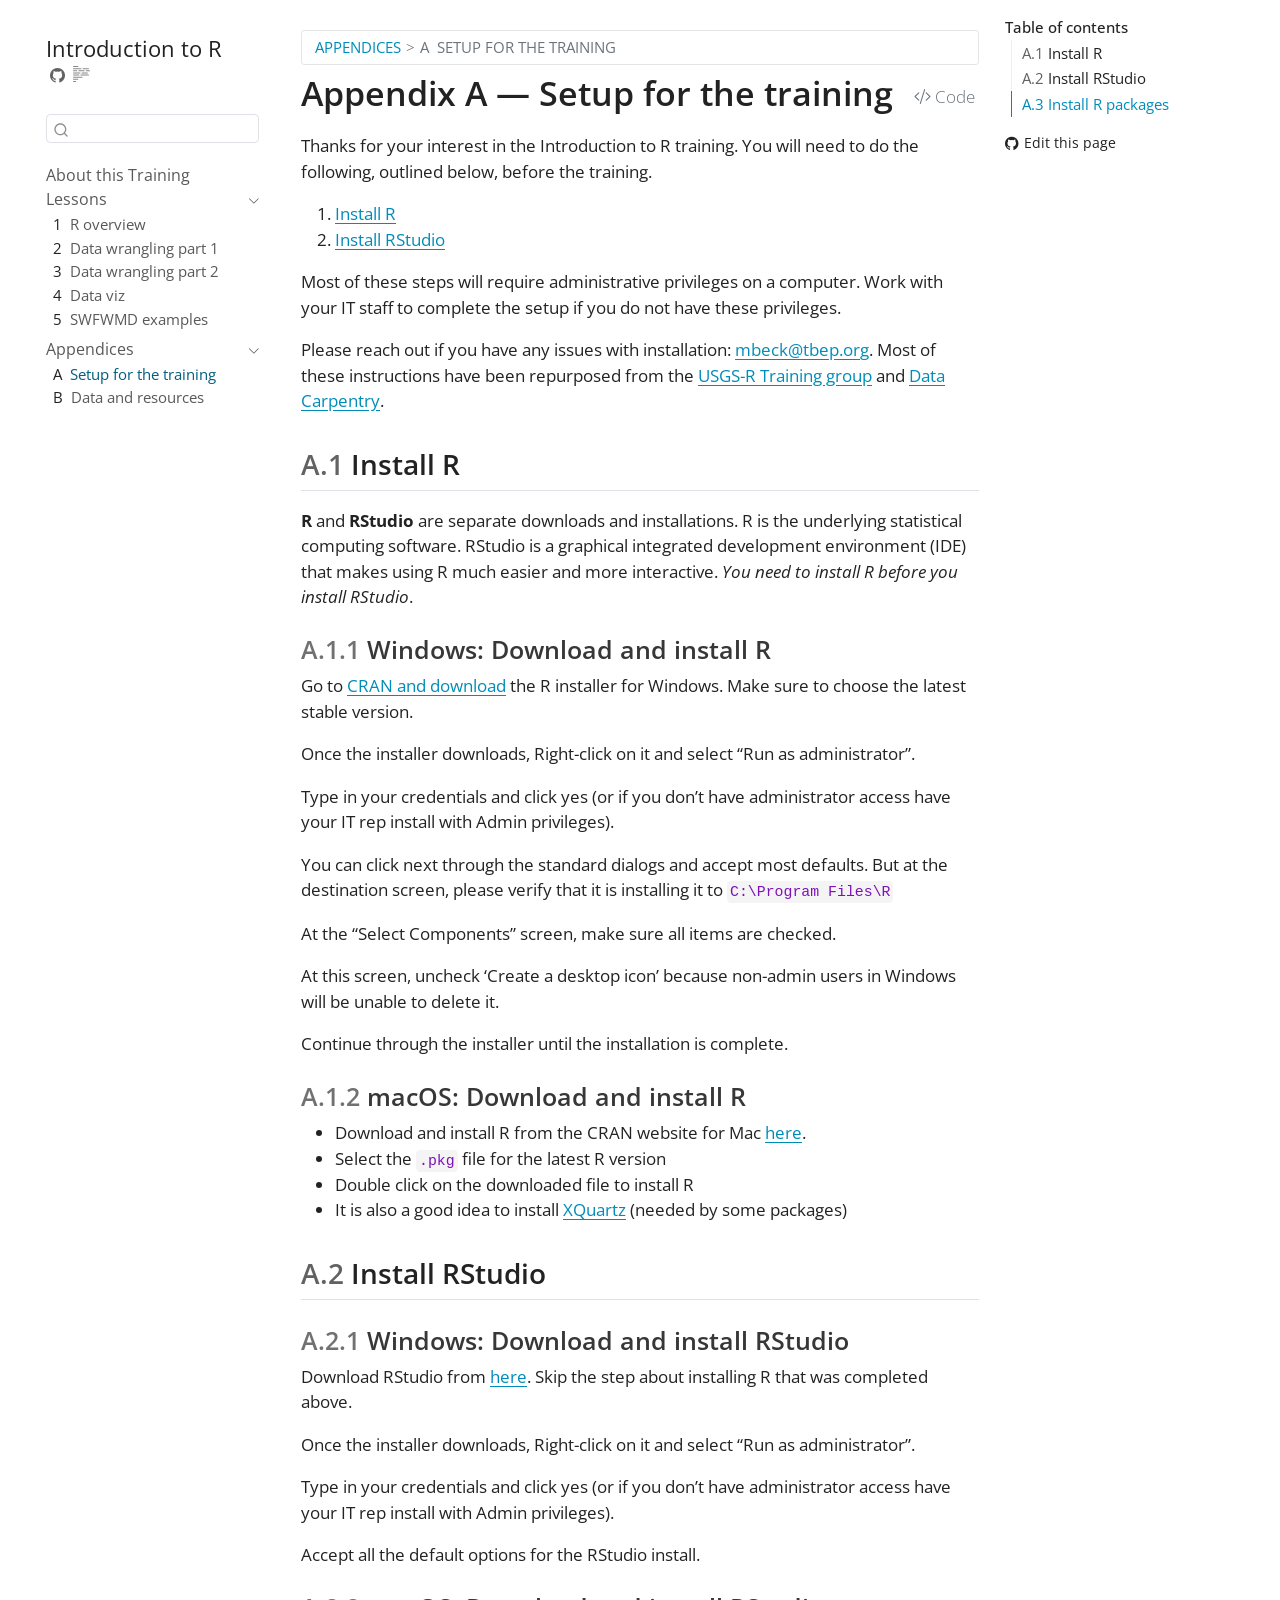
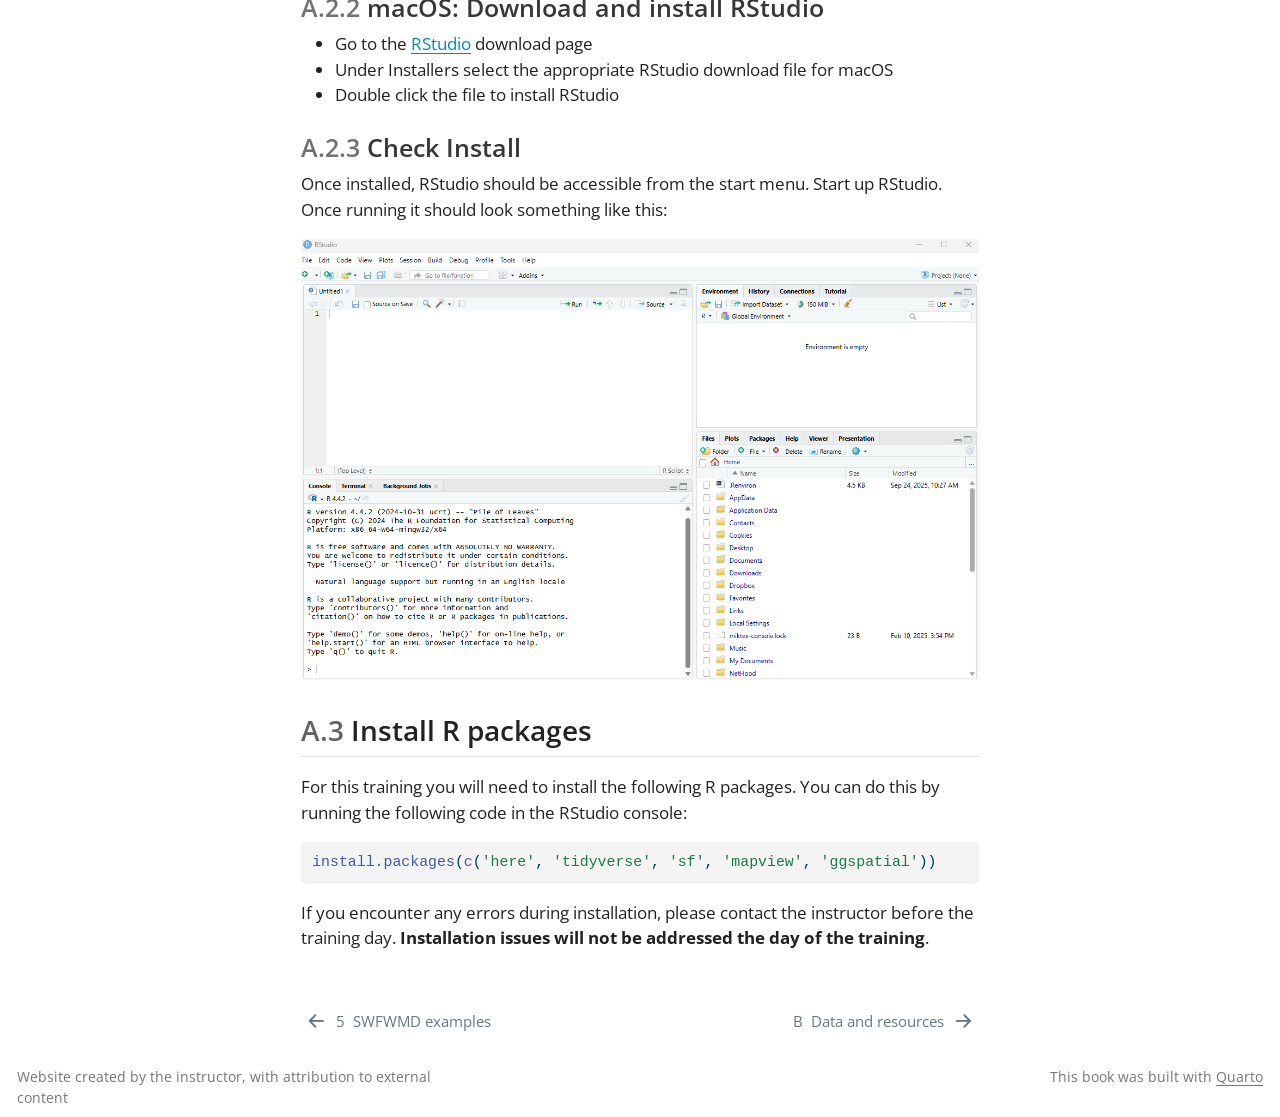
<file: setup.html>
<!DOCTYPE html>
<html xmlns="http://www.w3.org/1999/xhtml" lang="en" xml:lang="en"><head>

<meta charset="utf-8">
<meta name="generator" content="quarto-1.9.38">

<meta name="viewport" content="width=device-width, initial-scale=1.0, user-scalable=yes">


<title>Appendix A — Setup for the training – Introduction to R</title>
<style>
/* Default styles provided by pandoc.
** See https://pandoc.org/MANUAL.html#variables-for-html for config info.
*/
code{white-space: pre-wrap;}
span.smallcaps{font-variant: small-caps;}
div.columns{display: flex; gap: min(4vw, 1.5em);}
div.column{flex: auto; overflow-x: auto;}
div.hanging-indent{margin-left: 1.5em; text-indent: -1.5em;}
ul.task-list{list-style: none;}
ul.task-list li input[type="checkbox"] {
  width: 0.8em;
  margin: 0 0.8em 0.2em -1em; /* quarto-specific, see https://github.com/quarto-dev/quarto-cli/issues/4556 */ 
  vertical-align: middle;
}
/* CSS for syntax highlighting */
html { -webkit-text-size-adjust: 100%; }
pre > code.sourceCode { white-space: pre; position: relative; }
pre > code.sourceCode > span { display: inline-block; line-height: 1.25; }
pre > code.sourceCode > span:empty { height: 1.2em; }
.sourceCode { overflow: visible; }
code.sourceCode > span { color: inherit; text-decoration: inherit; }
div.sourceCode { margin: 1em 0; }
pre.sourceCode { margin: 0; }
@media screen {
div.sourceCode { overflow: auto; }
}
@media print {
pre > code.sourceCode { white-space: pre-wrap; }
pre > code.sourceCode > span { text-indent: -5em; padding-left: 5em; }
}
pre.numberSource code
  { counter-reset: source-line 0; }
pre.numberSource code > span
  { position: relative; left: -4em; counter-increment: source-line; }
pre.numberSource code > span > a:first-child::before
  { content: counter(source-line);
    position: relative; left: -1em; text-align: right; vertical-align: baseline;
    border: none; display: inline-block;
    -webkit-touch-callout: none; -webkit-user-select: none;
    -khtml-user-select: none; -moz-user-select: none;
    -ms-user-select: none; user-select: none;
    padding: 0 4px; width: 4em;
  }
pre.numberSource { margin-left: 3em;  padding-left: 4px; }
div.sourceCode
  {   }
@media screen {
pre > code.sourceCode > span > a:first-child::before { text-decoration: underline; }
}
</style>


<script src="site_libs/quarto-nav/quarto-nav.js"></script>
<script src="site_libs/quarto-nav/headroom.min.js"></script>
<script src="site_libs/clipboard/clipboard.min.js"></script>
<script src="site_libs/quarto-search/autocomplete.umd.js"></script>
<script src="site_libs/quarto-search/fuse.min.js"></script>
<script src="site_libs/quarto-search/quarto-search.js"></script>
<meta name="quarto:offset" content="./">
<link href="./data_resources.html" rel="next">
<link href="./swfwmd_examples.html" rel="prev">
<script src="site_libs/quarto-html/quarto.js" type="module"></script>
<script src="site_libs/quarto-html/tabsets/tabsets.js" type="module"></script>
<script src="site_libs/quarto-html/popper.min.js"></script>
<script src="site_libs/quarto-html/tippy.umd.min.js"></script>
<script src="site_libs/quarto-html/anchor.min.js"></script>
<link href="site_libs/quarto-html/tippy.css" rel="stylesheet">
<link href="site_libs/quarto-html/quarto-syntax-highlighting-15634bcf2e68342d4ad2dfa704d543f6.css" rel="stylesheet" id="quarto-text-highlighting-styles">
<script src="site_libs/bootstrap/bootstrap.min.js"></script>
<link href="site_libs/bootstrap/bootstrap-icons.css" rel="stylesheet">
<link href="site_libs/bootstrap/bootstrap-e1dc7c06b84616ffc65b98f43969cebb.min.css" rel="stylesheet" append-hash="true" id="quarto-bootstrap" data-mode="light">
<script src="site_libs/quarto-contrib/glightbox/glightbox.min.js"></script>
<link href="site_libs/quarto-contrib/glightbox/glightbox.min.css" rel="stylesheet">
<link href="site_libs/quarto-contrib/glightbox/lightbox.css" rel="stylesheet">
<script id="quarto-search-options" type="application/json">{
  "location": "sidebar",
  "copy-button": false,
  "collapse-after": 3,
  "panel-placement": "start",
  "type": "textbox",
  "limit": 50,
  "keyboard-shortcut": [
    "f",
    "/",
    "s"
  ],
  "show-item-context": false,
  "language": {
    "search-no-results-text": "No results",
    "search-matching-documents-text": "matching documents",
    "search-copy-link-title": "Copy link to search",
    "search-hide-matches-text": "Hide additional matches",
    "search-more-match-text": "more match in this document",
    "search-more-matches-text": "more matches in this document",
    "search-clear-button-title": "Clear",
    "search-text-placeholder": "",
    "search-detached-cancel-button-title": "Cancel",
    "search-submit-button-title": "Submit",
    "search-label": "Search"
  }
}</script>


</head>

<body class="nav-sidebar floating quarto-light">

<div id="quarto-search-results"></div>
  <header id="quarto-header" class="headroom fixed-top">
  <nav class="quarto-secondary-nav">
    <div class="container-fluid d-flex">
      <button type="button" class="quarto-btn-toggle btn" data-bs-toggle="collapse" role="button" data-bs-target=".quarto-sidebar-collapse-item" aria-controls="quarto-sidebar" aria-expanded="false" aria-label="Toggle sidebar navigation" onclick="if (window.quartoToggleHeadroom) { window.quartoToggleHeadroom(); }">
        <i class="bi bi-layout-text-sidebar-reverse"></i>
      </button>
        <nav class="quarto-page-breadcrumbs" aria-label="breadcrumb"><ol class="breadcrumb"><li class="breadcrumb-item"><a href="./setup.html">Appendices</a></li><li class="breadcrumb-item"><a href="./setup.html"><span class="chapter-number">A</span>&nbsp; <span class="chapter-title">Setup for the training</span></a></li></ol></nav>
        <a class="flex-grow-1" role="navigation" data-bs-toggle="collapse" data-bs-target=".quarto-sidebar-collapse-item" aria-controls="quarto-sidebar" aria-expanded="false" aria-label="Toggle sidebar navigation" onclick="if (window.quartoToggleHeadroom) { window.quartoToggleHeadroom(); }">      
        </a>
      <button type="button" class="btn quarto-search-button" aria-label="Search" onclick="window.quartoOpenSearch();">
        <i class="bi bi-search"></i>
      </button>
    </div>
  </nav>
</header>
<!-- content -->
<div id="quarto-content" class="quarto-container page-columns page-rows-contents page-layout-article">
<!-- sidebar -->
  <nav id="quarto-sidebar" class="sidebar collapse collapse-horizontal quarto-sidebar-collapse-item sidebar-navigation floating overflow-auto">
    <div class="pt-lg-2 mt-2 text-left sidebar-header">
    <div class="sidebar-title mb-0 py-0">
      <a href="./">Introduction to R</a> 
        <div class="sidebar-tools-main">
    <a href="https://github.com/tbep-tech/swfwmd-r-training" title="Source Code" class="quarto-navigation-tool px-1" aria-label="Source Code"><i class="bi bi-github"></i></a>
  <a href="" class="quarto-reader-toggle quarto-navigation-tool px-1" onclick="window.quartoToggleReader(); return false;" title="Toggle reader mode">
  <div class="quarto-reader-toggle-btn">
  <i class="bi"></i>
  </div>
</a>
</div>
    </div>
      </div>
        <div class="mt-2 flex-shrink-0 align-items-center">
        <div class="sidebar-search">
        <div id="quarto-search" class="" title="Search"></div>
        </div>
        </div>
    <div class="sidebar-menu-container"> 
    <ul class="list-unstyled mt-1">
        <li class="sidebar-item">
  <div class="sidebar-item-container"> 
  <a href="./index.html" class="sidebar-item-text sidebar-link">
 <span class="menu-text">About this Training</span></a>
  </div>
</li>
        <li class="sidebar-item sidebar-item-section">
      <div class="sidebar-item-container"> 
            <a class="sidebar-item-text sidebar-link text-start" data-bs-toggle="collapse" data-bs-target="#quarto-sidebar-section-1" role="navigation" aria-expanded="true">
 <span class="menu-text">Lessons</span></a>
          <a class="sidebar-item-toggle text-start" data-bs-toggle="collapse" data-bs-target="#quarto-sidebar-section-1" role="navigation" aria-expanded="true" aria-label="Toggle section">
            <i class="bi bi-chevron-right ms-2"></i>
          </a> 
      </div>
      <ul id="quarto-sidebar-section-1" class="collapse list-unstyled sidebar-section depth1 show">  
          <li class="sidebar-item">
  <div class="sidebar-item-container"> 
  <a href="./R_overview.html" class="sidebar-item-text sidebar-link">
 <span class="menu-text"><span class="chapter-number">1</span>&nbsp; <span class="chapter-title">R overview</span></span></a>
  </div>
</li>
          <li class="sidebar-item">
  <div class="sidebar-item-container"> 
  <a href="./data_wrangling_1.html" class="sidebar-item-text sidebar-link">
 <span class="menu-text"><span class="chapter-number">2</span>&nbsp; <span class="chapter-title">Data wrangling part 1</span></span></a>
  </div>
</li>
          <li class="sidebar-item">
  <div class="sidebar-item-container"> 
  <a href="./data_wrangling_2.html" class="sidebar-item-text sidebar-link">
 <span class="menu-text"><span class="chapter-number">3</span>&nbsp; <span class="chapter-title">Data wrangling part 2</span></span></a>
  </div>
</li>
          <li class="sidebar-item">
  <div class="sidebar-item-container"> 
  <a href="./data_viz.html" class="sidebar-item-text sidebar-link">
 <span class="menu-text"><span class="chapter-number">4</span>&nbsp; <span class="chapter-title">Data viz</span></span></a>
  </div>
</li>
          <li class="sidebar-item">
  <div class="sidebar-item-container"> 
  <a href="./swfwmd_examples.html" class="sidebar-item-text sidebar-link">
 <span class="menu-text"><span class="chapter-number">5</span>&nbsp; <span class="chapter-title">SWFWMD examples</span></span></a>
  </div>
</li>
      </ul>
  </li>
        <li class="sidebar-item sidebar-item-section">
      <div class="sidebar-item-container"> 
            <a class="sidebar-item-text sidebar-link text-start" data-bs-toggle="collapse" data-bs-target="#quarto-sidebar-section-2" role="navigation" aria-expanded="true">
 <span class="menu-text">Appendices</span></a>
          <a class="sidebar-item-toggle text-start" data-bs-toggle="collapse" data-bs-target="#quarto-sidebar-section-2" role="navigation" aria-expanded="true" aria-label="Toggle section">
            <i class="bi bi-chevron-right ms-2"></i>
          </a> 
      </div>
      <ul id="quarto-sidebar-section-2" class="collapse list-unstyled sidebar-section depth1 show">  
          <li class="sidebar-item">
  <div class="sidebar-item-container"> 
  <a href="./setup.html" class="sidebar-item-text sidebar-link active">
 <span class="menu-text"><span class="chapter-number">A</span>&nbsp; <span class="chapter-title">Setup for the training</span></span></a>
  </div>
</li>
          <li class="sidebar-item">
  <div class="sidebar-item-container"> 
  <a href="./data_resources.html" class="sidebar-item-text sidebar-link">
 <span class="menu-text"><span class="chapter-number">B</span>&nbsp; <span class="chapter-title">Data and resources</span></span></a>
  </div>
</li>
      </ul>
  </li>
    </ul>
    </div>
</nav>
<div id="quarto-sidebar-glass" class="quarto-sidebar-collapse-item" data-bs-toggle="collapse" data-bs-target=".quarto-sidebar-collapse-item"></div>
<!-- margin-sidebar -->
    <div id="quarto-margin-sidebar" class="sidebar margin-sidebar">
        <nav id="TOC" role="doc-toc" class="toc-active">
    <h2 id="toc-title">Table of contents</h2>
   
  <ul>
  <li><a href="#install-r" id="toc-install-r" class="nav-link active" data-scroll-target="#install-r"><span class="header-section-number">A.1</span> Install R</a>
  <ul>
  <li><a href="#sec-instr" id="toc-sec-instr" class="nav-link" data-scroll-target="#sec-instr"><span class="header-section-number">A.1.1</span> Windows: Download and install R</a></li>
  <li><a href="#macos-download-and-install-r" id="toc-macos-download-and-install-r" class="nav-link" data-scroll-target="#macos-download-and-install-r"><span class="header-section-number">A.1.2</span> macOS: Download and install R</a></li>
  </ul></li>
  <li><a href="#install-rstudio" id="toc-install-rstudio" class="nav-link" data-scroll-target="#install-rstudio"><span class="header-section-number">A.2</span> Install RStudio</a>
  <ul>
  <li><a href="#sec-instrstudio" id="toc-sec-instrstudio" class="nav-link" data-scroll-target="#sec-instrstudio"><span class="header-section-number">A.2.1</span> Windows: Download and install RStudio</a></li>
  <li><a href="#macos-download-and-install-rstudio" id="toc-macos-download-and-install-rstudio" class="nav-link" data-scroll-target="#macos-download-and-install-rstudio"><span class="header-section-number">A.2.2</span> macOS: Download and install RStudio</a></li>
  <li><a href="#check-install" id="toc-check-install" class="nav-link" data-scroll-target="#check-install"><span class="header-section-number">A.2.3</span> Check Install</a></li>
  </ul></li>
  <li><a href="#install-r-packages" id="toc-install-r-packages" class="nav-link" data-scroll-target="#install-r-packages"><span class="header-section-number">A.3</span> Install R packages</a></li>
  </ul>
<div class="toc-actions"><ul><li><a href="https://github.com/tbep-tech/swfwmd-r-training/edit/main/setup.qmd" class="toc-action"><i class="bi bi-github"></i>Edit this page</a></li></ul></div></nav>
    </div>
<!-- main -->
<main class="content" id="quarto-document-content">

<header id="title-block-header" class="quarto-title-block default"><nav class="quarto-page-breadcrumbs quarto-title-breadcrumbs d-none d-lg-block" aria-label="breadcrumb"><ol class="breadcrumb"><li class="breadcrumb-item"><a href="./setup.html">Appendices</a></li><li class="breadcrumb-item"><a href="./setup.html"><span class="chapter-number">A</span>&nbsp; <span class="chapter-title">Setup for the training</span></a></li></ol></nav>
<div class="quarto-title">
<div class="quarto-title-block"><div><h1 class="title"><span id="setup" class="quarto-section-identifier">Appendix A — Setup for the training</span></h1><button type="button" class="btn code-tools-button" id="quarto-code-tools-source" data-quarto-source-url="https://github.com/tbep-tech/swfwmd-r-training/blob/main/setup.qmd"><i class="bi"></i> Code</button></div></div>
</div>



<div class="quarto-title-meta">

    
  
    
  </div>
  


</header>


<p>Thanks for your interest in the Introduction to R training. You will need to do the following, outlined below, before the training.</p>
<ol type="1">
<li><a href="#sec-instr">Install R</a></li>
<li><a href="#sec-instrstudio">Install RStudio</a></li>
</ol>
<p>Most of these steps will require administrative privileges on a computer. Work with your IT staff to complete the setup if you do not have these privileges.</p>
<p>Please reach out if you have any issues with installation: <a href="mailto:mbeck@tbep.org">mbeck@tbep.org</a>. Most of these instructions have been repurposed from the <a href="https://github.com/USGS-R/training-curriculum" target="_blank">USGS-R Training group</a> and <a href="https://datacarpentry.org/R-ecology-lesson/index.html" target="_blank">Data Carpentry</a>.</p>
<section id="install-r" class="level2" data-number="A.1">
<h2 data-number="A.1" class="anchored" data-anchor-id="install-r"><span class="header-section-number">A.1</span> Install R</h2>
<p><strong>R</strong> and <strong>RStudio</strong> are separate downloads and installations. R is the underlying statistical computing software. RStudio is a graphical integrated development environment (IDE) that makes using R much easier and more interactive. <em>You need to install R before you install RStudio</em>.</p>
<section id="sec-instr" class="level3" data-number="A.1.1">
<h3 data-number="A.1.1" class="anchored" data-anchor-id="sec-instr"><span class="header-section-number">A.1.1</span> Windows: Download and install R</h3>
<p>Go to <a href="https://cran.rstudio.com/bin/windows/base/" target="_blank">CRAN and download</a> the R installer for Windows. Make sure to choose the latest stable version.</p>
<p>Once the installer downloads, Right-click on it and select “Run as administrator”.</p>
<p>Type in your credentials and click yes (or if you don’t have administrator access have your IT rep install with Admin privileges).</p>
<p>You can click next through the standard dialogs and accept most defaults. But at the destination screen, please verify that it is installing it to <code>C:\Program Files\R</code></p>
<p>At the “Select Components” screen, make sure all items are checked.</p>
<p>At this screen, uncheck ‘Create a desktop icon’ because non-admin users in Windows will be unable to delete it.</p>
<p>Continue through the installer until the installation is complete.</p>
</section>
<section id="macos-download-and-install-r" class="level3" data-number="A.1.2">
<h3 data-number="A.1.2" class="anchored" data-anchor-id="macos-download-and-install-r"><span class="header-section-number">A.1.2</span> macOS: Download and install R</h3>
<ul>
<li>Download and install R from the CRAN website for Mac <a href="https://cran.r-project.org/bin/macosx/" target="_blank">here</a>.</li>
<li>Select the <code>.pkg</code> file for the latest R version</li>
<li>Double click on the downloaded file to install R</li>
<li>It is also a good idea to install <a href="https://www.xquartz.org/" target="_blank">XQuartz</a> (needed by some packages)</li>
</ul>
</section>
</section>
<section id="install-rstudio" class="level2" data-number="A.2">
<h2 data-number="A.2" class="anchored" data-anchor-id="install-rstudio"><span class="header-section-number">A.2</span> Install RStudio</h2>
<section id="sec-instrstudio" class="level3" data-number="A.2.1">
<h3 data-number="A.2.1" class="anchored" data-anchor-id="sec-instrstudio"><span class="header-section-number">A.2.1</span> Windows: Download and install RStudio</h3>
<p>Download RStudio from <a href="https://www.rstudio.com/products/rstudio/download/#download" target="_blank">here</a>. Skip the step about installing R that was completed above.</p>
<p>Once the installer downloads, Right-click on it and select “Run as administrator”.</p>
<p>Type in your credentials and click yes (or if you don’t have administrator access have your IT rep install with Admin privileges).</p>
<p>Accept all the default options for the RStudio install.</p>
</section>
<section id="macos-download-and-install-rstudio" class="level3" data-number="A.2.2">
<h3 data-number="A.2.2" class="anchored" data-anchor-id="macos-download-and-install-rstudio"><span class="header-section-number">A.2.2</span> macOS: Download and install RStudio</h3>
<ul>
<li>Go to the <a href="https://www.rstudio.com/products/rstudio/download/#download" target="_blank">RStudio</a> download page</li>
<li>Under Installers select the appropriate RStudio download file for macOS</li>
<li>Double click the file to install RStudio</li>
</ul>
</section>
<section id="check-install" class="level3" data-number="A.2.3">
<h3 data-number="A.2.3" class="anchored" data-anchor-id="check-install"><span class="header-section-number">A.2.3</span> Check Install</h3>
<p>Once installed, RStudio should be accessible from the start menu. Start up RStudio. Once running it should look something like this:</p>
<p><a href="figs/setup/rstudio.png" class="lightbox" data-gallery="quarto-lightbox-gallery-1"><img src="figs/setup/rstudio.png" class="img-fluid"></a></p>
</section>
</section>
<section id="install-r-packages" class="level2" data-number="A.3">
<h2 data-number="A.3" class="anchored" data-anchor-id="install-r-packages"><span class="header-section-number">A.3</span> Install R packages</h2>
<p>For this training you will need to install the following R packages. You can do this by running the following code in the RStudio console:</p>
<div class="code-copy-outer-scaffold"><div class="sourceCode" id="cb1"><pre class="sourceCode r code-with-copy"><code class="sourceCode r"><span id="cb1-1"><a href="#cb1-1" aria-hidden="true" tabindex="-1"></a><span class="fu">install.packages</span>(<span class="fu">c</span>(<span class="st">'here'</span>, <span class="st">'tidyverse'</span>, <span class="st">'sf'</span>, <span class="st">'mapview'</span>, <span class="st">'ggspatial'</span>))</span></code></pre></div><button title="Copy to Clipboard" class="code-copy-button"><i class="bi"></i></button></div>
<p>If you encounter any errors during installation, please contact the instructor before the training day. <strong>Installation issues will not be addressed the day of the training</strong>.</p>


</section>

</main> <!-- /main -->
<script id="quarto-html-after-body" type="application/javascript">
  window.document.addEventListener("DOMContentLoaded", function (event) {
    const icon = "";
    const anchorJS = new window.AnchorJS();
    anchorJS.options = {
      placement: 'right',
      icon: icon
    };
    anchorJS.add('.anchored');
    const isCodeAnnotation = (el) => {
      for (const clz of el.classList) {
        if (clz.startsWith('code-annotation-')) {                     
          return true;
        }
      }
      return false;
    }
    const onCopySuccess = function(e) {
      // button target
      const button = e.trigger;
      // don't keep focus
      button.blur();
      // flash "checked"
      button.classList.add('code-copy-button-checked');
      var currentTitle = button.getAttribute("title");
      button.setAttribute("title", "Copied!");
      let tooltip;
      if (window.bootstrap) {
        button.setAttribute("data-bs-toggle", "tooltip");
        button.setAttribute("data-bs-placement", "left");
        button.setAttribute("data-bs-title", "Copied!");
        tooltip = new bootstrap.Tooltip(button, 
          { trigger: "manual", 
            customClass: "code-copy-button-tooltip",
            offset: [0, -8]});
        tooltip.show();    
      }
      setTimeout(function() {
        if (tooltip) {
          tooltip.hide();
          button.removeAttribute("data-bs-title");
          button.removeAttribute("data-bs-toggle");
          button.removeAttribute("data-bs-placement");
        }
        button.setAttribute("title", currentTitle);
        button.classList.remove('code-copy-button-checked');
      }, 1000);
      // clear code selection
      e.clearSelection();
    }
    const getTextToCopy = function(trigger) {
      const outerScaffold = trigger.parentElement.cloneNode(true);
      const codeEl = outerScaffold.querySelector('code');
      for (const childEl of codeEl.children) {
        if (isCodeAnnotation(childEl)) {
          childEl.remove();
        }
      }
      return codeEl.innerText;
    }
    const clipboard = new window.ClipboardJS('.code-copy-button:not([data-in-quarto-modal])', {
      text: getTextToCopy
    });
    clipboard.on('success', onCopySuccess);
    if (window.document.getElementById('quarto-embedded-source-code-modal')) {
      const clipboardModal = new window.ClipboardJS('.code-copy-button[data-in-quarto-modal]', {
        text: getTextToCopy,
        container: window.document.getElementById('quarto-embedded-source-code-modal')
      });
      clipboardModal.on('success', onCopySuccess);
    }
    const viewSource = window.document.getElementById('quarto-view-source') ||
                       window.document.getElementById('quarto-code-tools-source');
    if (viewSource) {
      const sourceUrl = viewSource.getAttribute("data-quarto-source-url");
      viewSource.addEventListener("click", function(e) {
        if (sourceUrl) {
          // rstudio viewer pane
          if (/\bcapabilities=\b/.test(window.location)) {
            window.open(sourceUrl);
          } else {
            window.location.href = sourceUrl;
          }
        } else {
          const modal = new bootstrap.Modal(document.getElementById('quarto-embedded-source-code-modal'));
          modal.show();
        }
        return false;
      });
    }
    function toggleCodeHandler(show) {
      return function(e) {
        const detailsSrc = window.document.querySelectorAll(".cell > details > .sourceCode");
        for (let i=0; i<detailsSrc.length; i++) {
          const details = detailsSrc[i].parentElement;
          if (show) {
            details.open = true;
          } else {
            details.removeAttribute("open");
          }
        }
        const cellCodeDivs = window.document.querySelectorAll(".cell > .sourceCode");
        const fromCls = show ? "hidden" : "unhidden";
        const toCls = show ? "unhidden" : "hidden";
        for (let i=0; i<cellCodeDivs.length; i++) {
          const codeDiv = cellCodeDivs[i];
          if (codeDiv.classList.contains(fromCls)) {
            codeDiv.classList.remove(fromCls);
            codeDiv.classList.add(toCls);
          } 
        }
        return false;
      }
    }
    const hideAllCode = window.document.getElementById("quarto-hide-all-code");
    if (hideAllCode) {
      hideAllCode.addEventListener("click", toggleCodeHandler(false));
    }
    const showAllCode = window.document.getElementById("quarto-show-all-code");
    if (showAllCode) {
      showAllCode.addEventListener("click", toggleCodeHandler(true));
    }
      var localhostRegex = new RegExp(/^(?:http|https):\/\/localhost\:?[0-9]*\//);
      var mailtoRegex = new RegExp(/^mailto:/);
        var filterRegex = new RegExp('/' + window.location.host + '/');
      var isInternal = (href) => {
          return filterRegex.test(href) || localhostRegex.test(href) || mailtoRegex.test(href);
      }
      // Inspect non-navigation links and adorn them if external
     var links = window.document.querySelectorAll('a[href]:not(.nav-link):not(.navbar-brand):not(.toc-action):not(.sidebar-link):not(.sidebar-item-toggle):not(.pagination-link):not(.no-external):not([aria-hidden]):not(.dropdown-item):not(.quarto-navigation-tool):not(.about-link)');
      for (var i=0; i<links.length; i++) {
        const link = links[i];
        if (!isInternal(link.href)) {
          // undo the damage that might have been done by quarto-nav.js in the case of
          // links that we want to consider external
          if (link.dataset.originalHref !== undefined) {
            link.href = link.dataset.originalHref;
          }
        }
      }
    function tippyHover(el, contentFn, onTriggerFn, onUntriggerFn) {
      const config = {
        allowHTML: true,
        maxWidth: 500,
        delay: 100,
        arrow: false,
        appendTo: function(el) {
            return el.parentElement;
        },
        interactive: true,
        interactiveBorder: 10,
        theme: 'quarto',
        placement: 'bottom-start',
      };
      if (contentFn) {
        config.content = contentFn;
      }
      if (onTriggerFn) {
        config.onTrigger = onTriggerFn;
      }
      if (onUntriggerFn) {
        config.onUntrigger = onUntriggerFn;
      }
      window.tippy(el, config); 
    }
    const noterefs = window.document.querySelectorAll('a[role="doc-noteref"]');
    for (var i=0; i<noterefs.length; i++) {
      const ref = noterefs[i];
      tippyHover(ref, function() {
        // use id or data attribute instead here
        let href = ref.getAttribute('data-footnote-href') || ref.getAttribute('href');
        try { href = new URL(href).hash; } catch {}
        const id = href.replace(/^#\/?/, "");
        const note = window.document.getElementById(id);
        if (note) {
          return note.innerHTML;
        } else {
          return "";
        }
      });
    }
    const xrefs = window.document.querySelectorAll('a.quarto-xref');
    const processXRef = (id, note) => {
      // Strip column container classes
      const stripColumnClz = (el) => {
        el.classList.remove("page-full", "page-columns");
        if (el.children) {
          for (const child of el.children) {
            stripColumnClz(child);
          }
        }
      }
      stripColumnClz(note)
      if (id === null || id.startsWith('sec-')) {
        // Special case sections, only their first couple elements
        const container = document.createElement("div");
        if (note.children && note.children.length > 2) {
          container.appendChild(note.children[0].cloneNode(true));
          for (let i = 1; i < note.children.length; i++) {
            const child = note.children[i];
            if (child.tagName === "P" && child.innerText === "") {
              continue;
            } else {
              container.appendChild(child.cloneNode(true));
              break;
            }
          }
          if (window.Quarto?.typesetMath) {
            window.Quarto.typesetMath(container);
          }
          return container.innerHTML
        } else {
          if (window.Quarto?.typesetMath) {
            window.Quarto.typesetMath(note);
          }
          return note.innerHTML;
        }
      } else {
        // Remove any anchor links if they are present
        const anchorLink = note.querySelector('a.anchorjs-link');
        if (anchorLink) {
          anchorLink.remove();
        }
        if (window.Quarto?.typesetMath) {
          window.Quarto.typesetMath(note);
        }
        if (note.classList.contains("callout")) {
          return note.outerHTML;
        } else {
          return note.innerHTML;
        }
      }
    }
    for (var i=0; i<xrefs.length; i++) {
      const xref = xrefs[i];
      tippyHover(xref, undefined, function(instance) {
        instance.disable();
        let url = xref.getAttribute('href');
        let hash = undefined; 
        if (url.startsWith('#')) {
          hash = url;
        } else {
          try { hash = new URL(url).hash; } catch {}
        }
        if (hash) {
          const id = hash.replace(/^#\/?/, "");
          const note = window.document.getElementById(id);
          if (note !== null) {
            try {
              const html = processXRef(id, note.cloneNode(true));
              instance.setContent(html);
            } finally {
              instance.enable();
              instance.show();
            }
          } else {
            // See if we can fetch this
            fetch(url.split('#')[0])
            .then(res => res.text())
            .then(html => {
              const parser = new DOMParser();
              const htmlDoc = parser.parseFromString(html, "text/html");
              const note = htmlDoc.getElementById(id);
              if (note !== null) {
                const html = processXRef(id, note);
                instance.setContent(html);
              } 
            }).finally(() => {
              instance.enable();
              instance.show();
            });
          }
        } else {
          // See if we can fetch a full url (with no hash to target)
          // This is a special case and we should probably do some content thinning / targeting
          fetch(url)
          .then(res => res.text())
          .then(html => {
            const parser = new DOMParser();
            const htmlDoc = parser.parseFromString(html, "text/html");
            const note = htmlDoc.querySelector('main.content');
            if (note !== null) {
              // This should only happen for chapter cross references
              // (since there is no id in the URL)
              // remove the first header
              if (note.children.length > 0 && note.children[0].tagName === "HEADER") {
                note.children[0].remove();
              }
              const html = processXRef(null, note);
              instance.setContent(html);
            } 
          }).finally(() => {
            instance.enable();
            instance.show();
          });
        }
      }, function(instance) {
      });
    }
        let selectedAnnoteEl;
        const selectorForAnnotation = ( cell, annotation) => {
          let cellAttr = 'data-code-cell="' + cell + '"';
          let lineAttr = 'data-code-annotation="' +  annotation + '"';
          const selector = 'span[' + cellAttr + '][' + lineAttr + ']';
          return selector;
        }
        const selectCodeLines = (annoteEl) => {
          const doc = window.document;
          const targetCell = annoteEl.getAttribute("data-target-cell");
          const targetAnnotation = annoteEl.getAttribute("data-target-annotation");
          const annoteSpan = window.document.querySelector(selectorForAnnotation(targetCell, targetAnnotation));
          const lines = annoteSpan.getAttribute("data-code-lines").split(",");
          const lineIds = lines.map((line) => {
            return targetCell + "-" + line;
          })
          let top = null;
          let height = null;
          let parent = null;
          if (lineIds.length > 0) {
              //compute the position of the single el (top and bottom and make a div)
              const el = window.document.getElementById(lineIds[0]);
              top = el.offsetTop;
              height = el.offsetHeight;
              parent = el.parentElement.parentElement;
            if (lineIds.length > 1) {
              const lastEl = window.document.getElementById(lineIds[lineIds.length - 1]);
              const bottom = lastEl.offsetTop + lastEl.offsetHeight;
              height = bottom - top;
            }
            if (top !== null && height !== null && parent !== null) {
              // cook up a div (if necessary) and position it 
              let div = window.document.getElementById("code-annotation-line-highlight");
              if (div === null) {
                div = window.document.createElement("div");
                div.setAttribute("id", "code-annotation-line-highlight");
                div.style.position = 'absolute';
                parent.appendChild(div);
              }
              div.style.top = top - 2 + "px";
              div.style.height = height + 4 + "px";
              div.style.left = 0;
              let gutterDiv = window.document.getElementById("code-annotation-line-highlight-gutter");
              if (gutterDiv === null) {
                gutterDiv = window.document.createElement("div");
                gutterDiv.setAttribute("id", "code-annotation-line-highlight-gutter");
                gutterDiv.style.position = 'absolute';
                const codeCell = window.document.getElementById(targetCell);
                const gutter = codeCell.querySelector('.code-annotation-gutter');
                gutter.appendChild(gutterDiv);
              }
              gutterDiv.style.top = top - 2 + "px";
              gutterDiv.style.height = height + 4 + "px";
            }
            selectedAnnoteEl = annoteEl;
          }
        };
        const unselectCodeLines = () => {
          const elementsIds = ["code-annotation-line-highlight", "code-annotation-line-highlight-gutter"];
          elementsIds.forEach((elId) => {
            const div = window.document.getElementById(elId);
            if (div) {
              div.remove();
            }
          });
          selectedAnnoteEl = undefined;
        };
          // Handle positioning of the toggle
      window.addEventListener(
        "resize",
        throttle(() => {
          elRect = undefined;
          if (selectedAnnoteEl) {
            selectCodeLines(selectedAnnoteEl);
          }
        }, 10)
      );
      function throttle(fn, ms) {
      let throttle = false;
      let timer;
        return (...args) => {
          if(!throttle) { // first call gets through
              fn.apply(this, args);
              throttle = true;
          } else { // all the others get throttled
              if(timer) clearTimeout(timer); // cancel #2
              timer = setTimeout(() => {
                fn.apply(this, args);
                timer = throttle = false;
              }, ms);
          }
        };
      }
        // Attach click handler to the DT
        const annoteDls = window.document.querySelectorAll('dt[data-target-cell]');
        for (const annoteDlNode of annoteDls) {
          annoteDlNode.addEventListener('click', (event) => {
            const clickedEl = event.target;
            if (clickedEl !== selectedAnnoteEl) {
              unselectCodeLines();
              const activeEl = window.document.querySelector('dt[data-target-cell].code-annotation-active');
              if (activeEl) {
                activeEl.classList.remove('code-annotation-active');
              }
              selectCodeLines(clickedEl);
              clickedEl.classList.add('code-annotation-active');
            } else {
              // Unselect the line
              unselectCodeLines();
              clickedEl.classList.remove('code-annotation-active');
            }
          });
        }
    const findCites = (el) => {
      const parentEl = el.parentElement;
      if (parentEl) {
        const cites = parentEl.dataset.cites;
        if (cites) {
          return {
            el,
            cites: cites.split(' ')
          };
        } else {
          return findCites(el.parentElement)
        }
      } else {
        return undefined;
      }
    };
    var bibliorefs = window.document.querySelectorAll('a[role="doc-biblioref"]');
    for (var i=0; i<bibliorefs.length; i++) {
      const ref = bibliorefs[i];
      const citeInfo = findCites(ref);
      if (citeInfo) {
        tippyHover(citeInfo.el, function() {
          var popup = window.document.createElement('div');
          citeInfo.cites.forEach(function(cite) {
            var citeDiv = window.document.createElement('div');
            citeDiv.classList.add('hanging-indent');
            citeDiv.classList.add('csl-entry');
            var biblioDiv = window.document.getElementById('ref-' + cite);
            if (biblioDiv) {
              citeDiv.innerHTML = biblioDiv.innerHTML;
            }
            popup.appendChild(citeDiv);
          });
          return popup.innerHTML;
        });
      }
    }
  });
  </script>
<nav class="page-navigation">
  <div class="nav-page nav-page-previous">
      <a href="./swfwmd_examples.html" class="pagination-link" aria-label="SWFWMD examples">
        <i class="bi bi-arrow-left-short"></i> <span class="nav-page-text"><span class="chapter-number">5</span>&nbsp; <span class="chapter-title">SWFWMD examples</span></span>
      </a>          
  </div>
  <div class="nav-page nav-page-next">
      <a href="./data_resources.html" class="pagination-link" aria-label="Data and resources">
        <span class="nav-page-text"><span class="chapter-number">B</span>&nbsp; <span class="chapter-title">Data and resources</span></span> <i class="bi bi-arrow-right-short"></i>
      </a>
  </div>
</nav>
</div> <!-- /content -->
<footer class="footer">
  <div class="nav-footer">
    <div class="nav-footer-left">
<p>Website created by the instructor, with attribution to external content</p>
</div>   
    <div class="nav-footer-center">
      &nbsp;
    <div class="toc-actions d-sm-block d-md-none"><ul><li><a href="https://github.com/tbep-tech/swfwmd-r-training/edit/main/setup.qmd" class="toc-action"><i class="bi bi-github"></i>Edit this page</a></li></ul></div></div>
    <div class="nav-footer-right">
<p>This book was built with <a href="https://quarto.org/" target="_blank">Quarto</a></p>
</div>
  </div>
</footer>
<script>var lightboxQuarto = GLightbox({"closeEffect":"zoom","descPosition":"bottom","loop":false,"openEffect":"zoom","selector":".lightbox"});
(function() {
  let previousOnload = window.onload;
  window.onload = () => {
    if (previousOnload) {
      previousOnload();
    }
    lightboxQuarto.on('slide_before_load', (data) => {
      const { slideIndex, slideNode, slideConfig, player, trigger } = data;
      const href = trigger.getAttribute('href');
      if (href !== null) {
        const imgEl = window.document.querySelector(`a[href="${href}"] img`);
        if (imgEl !== null) {
          const srcAttr = imgEl.getAttribute("src");
          if (srcAttr && srcAttr.startsWith("data:")) {
            slideConfig.href = srcAttr;
          }
        }
      } 
    });
  
    lightboxQuarto.on('slide_after_load', (data) => {
      const { slideIndex, slideNode, slideConfig, player, trigger } = data;
      if (window.Quarto?.typesetMath) {
        window.Quarto.typesetMath(slideNode);
      }
    });
  
  };
  
})();
          </script>




</body></html>
</file>
<file: site_libs/quarto-html/tippy.css>
.tippy-box[data-animation=fade][data-state=hidden]{opacity:0}[data-tippy-root]{max-width:calc(100vw - 10px)}.tippy-box{position:relative;background-color:#333;color:#fff;border-radius:4px;font-size:14px;line-height:1.4;white-space:normal;outline:0;transition-property:transform,visibility,opacity}.tippy-box[data-placement^=top]>.tippy-arrow{bottom:0}.tippy-box[data-placement^=top]>.tippy-arrow:before{bottom:-7px;left:0;border-width:8px 8px 0;border-top-color:initial;transform-origin:center top}.tippy-box[data-placement^=bottom]>.tippy-arrow{top:0}.tippy-box[data-placement^=bottom]>.tippy-arrow:before{top:-7px;left:0;border-width:0 8px 8px;border-bottom-color:initial;transform-origin:center bottom}.tippy-box[data-placement^=left]>.tippy-arrow{right:0}.tippy-box[data-placement^=left]>.tippy-arrow:before{border-width:8px 0 8px 8px;border-left-color:initial;right:-7px;transform-origin:center left}.tippy-box[data-placement^=right]>.tippy-arrow{left:0}.tippy-box[data-placement^=right]>.tippy-arrow:before{left:-7px;border-width:8px 8px 8px 0;border-right-color:initial;transform-origin:center right}.tippy-box[data-inertia][data-state=visible]{transition-timing-function:cubic-bezier(.54,1.5,.38,1.11)}.tippy-arrow{width:16px;height:16px;color:#333}.tippy-arrow:before{content:"";position:absolute;border-color:transparent;border-style:solid}.tippy-content{position:relative;padding:5px 9px;z-index:1}
</file>
<file: site_libs/quarto-html/quarto-syntax-highlighting-15634bcf2e68342d4ad2dfa704d543f6.css>
/* quarto syntax highlight colors */
:root {
  --quarto-hl-ot-color: #003B4F;
  --quarto-hl-at-color: #657422;
  --quarto-hl-ss-color: #20794D;
  --quarto-hl-an-color: #5E5E5E;
  --quarto-hl-fu-color: #4758AB;
  --quarto-hl-st-color: #20794D;
  --quarto-hl-cf-color: #003B4F;
  --quarto-hl-op-color: #5E5E5E;
  --quarto-hl-er-color: #AD0000;
  --quarto-hl-bn-color: #AD0000;
  --quarto-hl-al-color: #AD0000;
  --quarto-hl-va-color: #111111;
  --quarto-hl-bu-color: inherit;
  --quarto-hl-ex-color: inherit;
  --quarto-hl-pp-color: #AD0000;
  --quarto-hl-in-color: #5E5E5E;
  --quarto-hl-vs-color: #20794D;
  --quarto-hl-wa-color: #5E5E5E;
  --quarto-hl-do-color: #5E5E5E;
  --quarto-hl-im-color: #00769E;
  --quarto-hl-ch-color: #20794D;
  --quarto-hl-dt-color: #AD0000;
  --quarto-hl-fl-color: #AD0000;
  --quarto-hl-co-color: #5E5E5E;
  --quarto-hl-cv-color: #5E5E5E;
  --quarto-hl-cn-color: #8f5902;
  --quarto-hl-sc-color: #5E5E5E;
  --quarto-hl-dv-color: #AD0000;
  --quarto-hl-kw-color: #003B4F;
}

/* other quarto variables */
:root {
  --quarto-font-monospace: SFMono-Regular, Menlo, Monaco, Consolas, "Liberation Mono", "Courier New", monospace;
}

/* syntax highlight based on Pandoc's rules */
pre > code.sourceCode > span {
  color: #003B4F;
}

code.sourceCode > span {
  color: #003B4F;
}

div.sourceCode,
div.sourceCode pre.sourceCode {
  color: #003B4F;
}

/* Normal */
code span {
  color: #003B4F;
}

/* Alert */
code span.al {
  color: #AD0000;
  font-style: inherit;
}

/* Annotation */
code span.an {
  color: #5E5E5E;
  font-style: inherit;
}

/* Attribute */
code span.at {
  color: #657422;
  font-style: inherit;
}

/* BaseN */
code span.bn {
  color: #AD0000;
  font-style: inherit;
}

/* BuiltIn */
code span.bu {
  font-style: inherit;
}

/* ControlFlow */
code span.cf {
  color: #003B4F;
  font-weight: bold;
  font-style: inherit;
}

/* Char */
code span.ch {
  color: #20794D;
  font-style: inherit;
}

/* Constant */
code span.cn {
  color: #8f5902;
  font-style: inherit;
}

/* Comment */
code span.co {
  color: #5E5E5E;
  font-style: inherit;
}

/* CommentVar */
code span.cv {
  color: #5E5E5E;
  font-style: italic;
}

/* Documentation */
code span.do {
  color: #5E5E5E;
  font-style: italic;
}

/* DataType */
code span.dt {
  color: #AD0000;
  font-style: inherit;
}

/* DecVal */
code span.dv {
  color: #AD0000;
  font-style: inherit;
}

/* Error */
code span.er {
  color: #AD0000;
  font-style: inherit;
}

/* Extension */
code span.ex {
  font-style: inherit;
}

/* Float */
code span.fl {
  color: #AD0000;
  font-style: inherit;
}

/* Function */
code span.fu {
  color: #4758AB;
  font-style: inherit;
}

/* Import */
code span.im {
  color: #00769E;
  font-style: inherit;
}

/* Information */
code span.in {
  color: #5E5E5E;
  font-style: inherit;
}

/* Keyword */
code span.kw {
  color: #003B4F;
  font-weight: bold;
  font-style: inherit;
}

/* Operator */
code span.op {
  color: #5E5E5E;
  font-style: inherit;
}

/* Other */
code span.ot {
  color: #003B4F;
  font-style: inherit;
}

/* Preprocessor */
code span.pp {
  color: #AD0000;
  font-style: inherit;
}

/* SpecialChar */
code span.sc {
  color: #5E5E5E;
  font-style: inherit;
}

/* SpecialString */
code span.ss {
  color: #20794D;
  font-style: inherit;
}

/* String */
code span.st {
  color: #20794D;
  font-style: inherit;
}

/* Variable */
code span.va {
  color: #111111;
  font-style: inherit;
}

/* VerbatimString */
code span.vs {
  color: #20794D;
  font-style: inherit;
}

/* Warning */
code span.wa {
  color: #5E5E5E;
  font-style: italic;
}

.prevent-inlining {
  content: "</";
}

/*# sourceMappingURL=f23921c56f73e400b49028c9186a1aa0.css.map */
</file>
